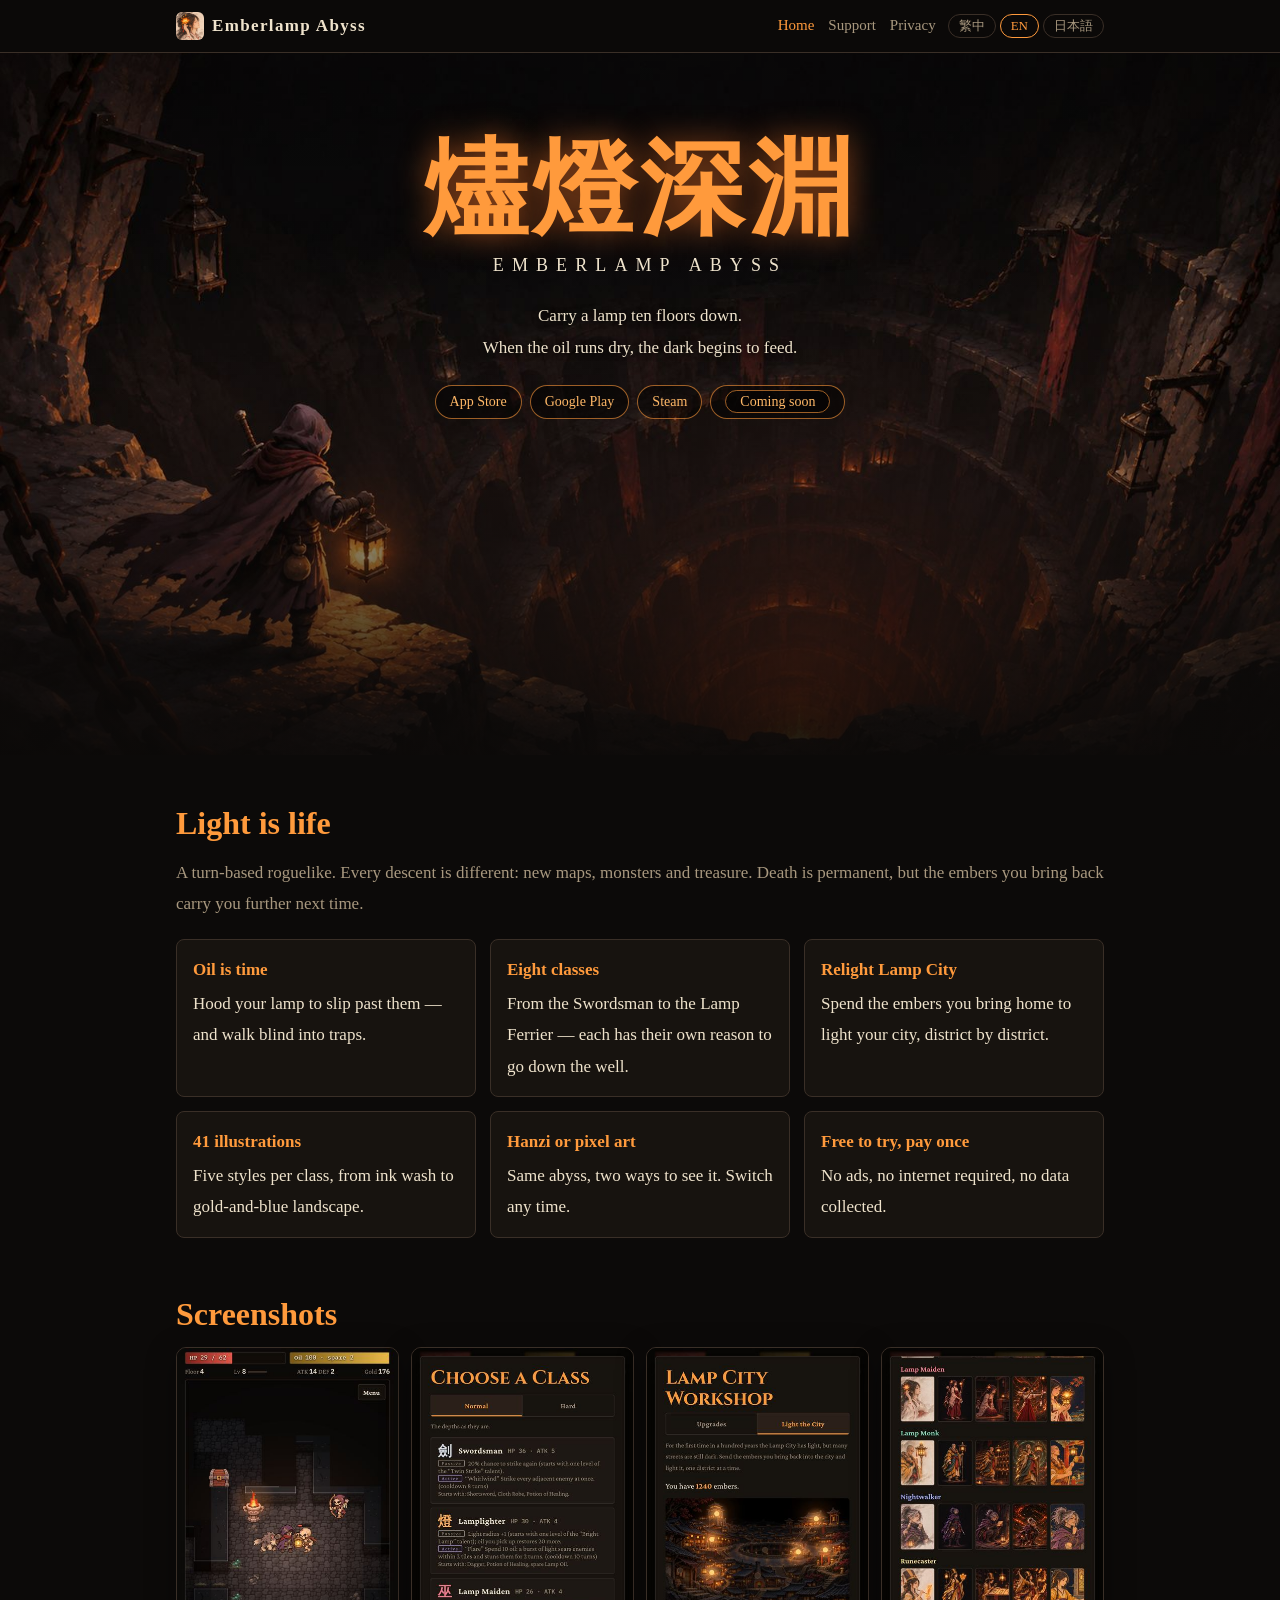
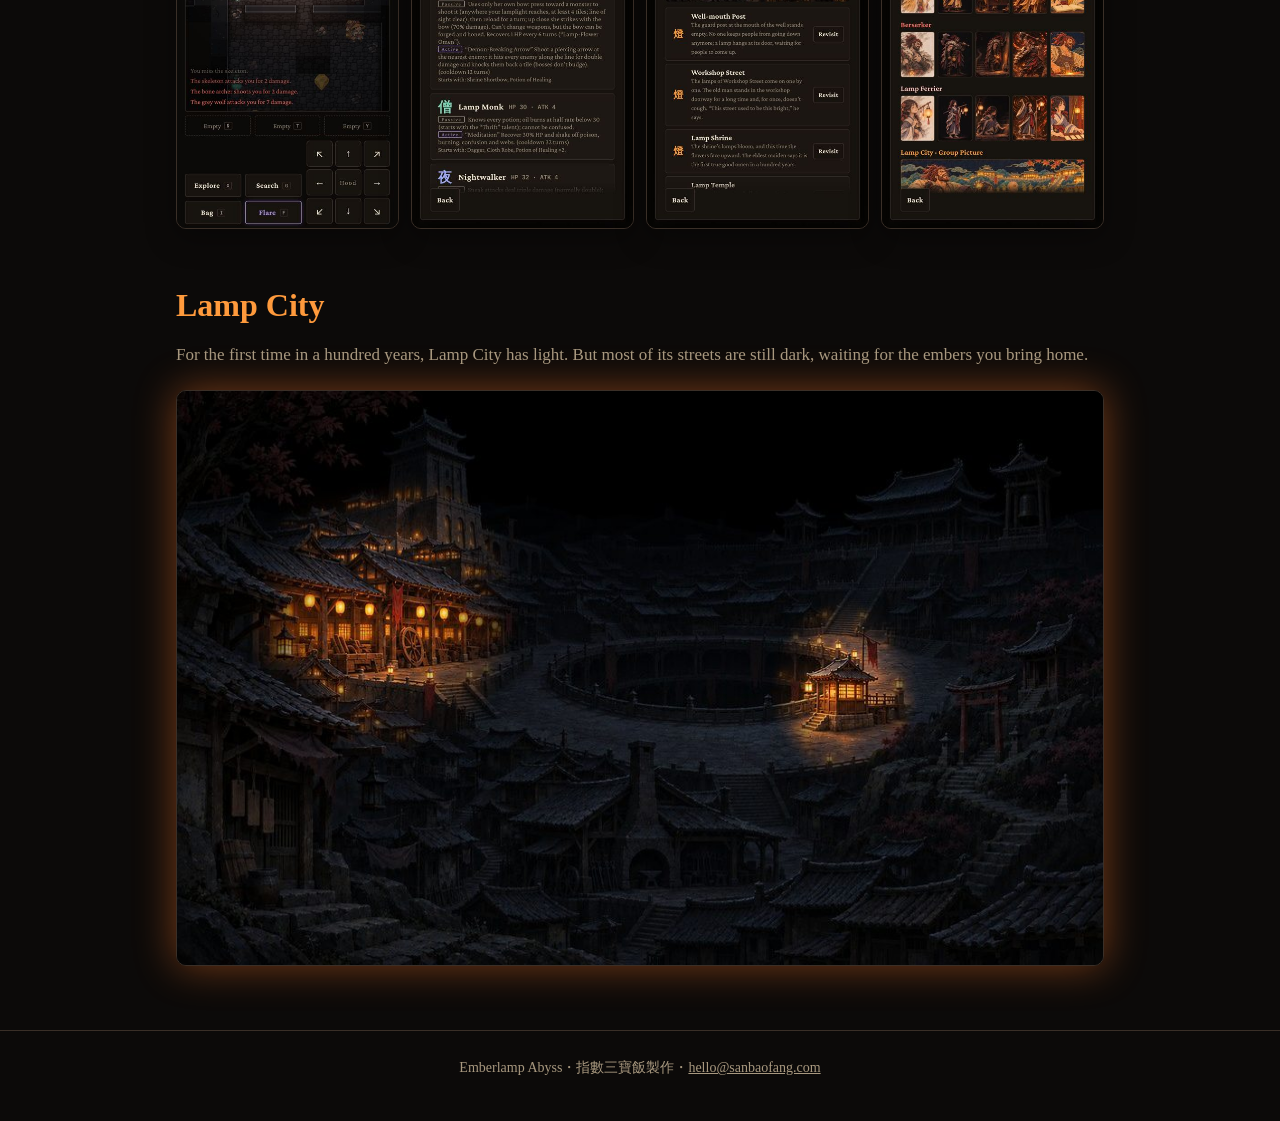
<file: index.html>
<!doctype html>
<html lang="zh-Hant" data-lang="zh-Hant">
<head>
<meta charset="utf-8">
<meta name="viewport" content="width=device-width,initial-scale=1,viewport-fit=cover">
<title>燼燈深淵 Emberlamp Abyss</title>
<meta name="title-zh-Hant" content="燼燈深淵 Emberlamp Abyss"><meta name="title-en" content="Emberlamp Abyss"><meta name="title-ja" content="燼燈深淵 Emberlamp Abyss">
<meta name="description" content="提一盞燈，走下十層地窟。燈油燒乾，黑暗就會進食。Carry a lamp ten floors down. When the oil runs dry, the dark feeds.">
<meta property="og:title" content="燼燈深淵 Emberlamp Abyss">
<meta property="og:description" content="提一盞燈，走下十層地窟。燈油燒乾，黑暗就會進食。Carry a lamp ten floors down. When the oil runs dry, the dark feeds.">
<meta property="og:image" content="https://ember.sanbaofang.com/img/og.jpg">
<meta property="og:type" content="website">
<meta name="twitter:card" content="summary_large_image">
<meta name="theme-color" content="#0c0a09">
<link rel="icon" href="img/favicon-32.png" sizes="32x32">
<link rel="apple-touch-icon" href="img/apple-touch-icon.png">
<link rel="stylesheet" href="style.css?v=3">
<script src="lang.js?v=3"></script>
</head>
<body>
<header class="top"><div class="wrap">
<a class="brand" href=""><img src="img/icon-192.png" alt=""><span data-l="zh-Hant">燼燈深淵</span><span data-l="en">Emberlamp Abyss</span><span data-l="ja">燼燈深淵</span></a>
<nav><a href="" aria-current="page"><span data-l="zh-Hant">首頁</span><span data-l="en">Home</span><span data-l="ja">ホーム</span></a><a href="support/"><span data-l="zh-Hant">技術支援</span><span data-l="en">Support</span><span data-l="ja">サポート</span></a><a href="privacy/"><span data-l="zh-Hant">隱私權政策</span><span data-l="en">Privacy</span><span data-l="ja">プライバシー</span></a></nav>
<div class="langs"><button type="button" data-set="zh-Hant">繁中</button><button type="button" data-set="en">EN</button><button type="button" data-set="ja">日本語</button></div>
</div></header>
<div class="hero"><img src="img/hero.jpg?v=5" alt="" width="1600" height="900"><div class="in">
<h1>燼燈深淵</h1><div class="en">EMBERLAMP ABYSS</div>
<p data-l="zh-Hant">提一盞燈，走下十層地窟。<br>燈油燒乾，黑暗就會開始進食。</p><p data-l="en">Carry a lamp ten floors down.<br>When the oil runs dry, the dark begins to feed.</p><p data-l="ja">灯をひとつ提げて、十層の地窟へ。<br>灯油が尽きれば、闇が喰らいはじめる。</p>
<div class="soon"><span>App Store</span><span>Google Play</span><span>Steam</span><span><span data-l="zh-Hant">即將推出</span><span data-l="en">Coming soon</span><span data-l="ja">近日公開</span></span></div>
</div></div>
<main class="wrap">
<section>
<h2><span data-l="zh-Hant">光，就是生命</span><span data-l="en">Light is life</span><span data-l="ja">光こそ命</span></h2>
<p class="lead" data-l="zh-Hant">回合制的地城探險。每一局的地圖、怪物、寶物都不一樣；死了就重來，但你帶回來的餘燼，會讓下一趟走得更遠。</p class="lead"><p class="lead" data-l="en">A turn-based roguelike. Every descent is different: new maps, monsters and treasure. Death is permanent, but the embers you bring back carry you further next time.</p class="lead"><p class="lead" data-l="ja">ターン制のローグライク。マップも怪物も宝も毎回ちがう。死ねば最初から——けれど持ち帰った残り火が、次の旅をもう少し深くしてくれる。</p class="lead">
<ul class="feats">
<li><div data-l="zh-Hant"><b>燈油就是時間</b>遮住燈可以躲過怪物，卻也看不見腳下的陷阱。</div><div data-l="en"><b>Oil is time</b>Hood your lamp to slip past them — and walk blind into traps.</div><div data-l="ja"><b>灯油は時間</b>灯を覆えば怪物の目を逃れられるが、足元の罠も見えなくなる。</div></li>
<li><div data-l="zh-Hant"><b>八種職業</b>劍士、提燈人、燈巫、燈僧、夜行者、符師、狂戰士、送燈人，每個人都有自己下井的理由。</div><div data-l="en"><b>Eight classes</b>From the Swordsman to the Lamp Ferrier — each has their own reason to go down the well.</div><div data-l="ja"><b>八つの職業</b>剣士から送り灯まで。誰にも、井戸へ下りる理由がある。</div></li>
<li><div data-l="zh-Hant"><b>點亮燈城</b>帶回來的餘燼，一區一區點亮你的家。</div><div data-l="en"><b>Relight Lamp City</b>Spend the embers you bring home to light your city, district by district.</div><div data-l="ja"><b>灯城に灯を</b>持ち帰った残り火で、街を一区ずつ灯していく。</div></li>
<li><div data-l="zh-Hant"><b>41 張插圖</b>每個職業五種畫風，從水墨到金碧山水。</div><div data-l="en"><b>41 illustrations</b>Five styles per class, from ink wash to gold-and-blue landscape.</div><div data-l="ja"><b>41 枚の挿絵</b>職業ごとに五つの画風。水墨から金碧山水まで。</div></li>
<li><div data-l="zh-Hant"><b>漢字或像素</b>同一座深淵，兩種看法，隨時切換。</div><div data-l="en"><b>Hanzi or pixel art</b>Same abyss, two ways to see it. Switch any time.</div><div data-l="ja"><b>漢字かドット絵か</b>同じ深淵を、ふたつの見え方で。</div></li>
<li><div data-l="zh-Hant"><b>免費試玩，一次買斷</b>沒有廣告、不用連網、不收集任何資料。</div><div data-l="en"><b>Free to try, pay once</b>No ads, no internet required, no data collected.</div><div data-l="ja"><b>無料で遊べて買い切り</b>広告なし、オフライン、データ収集なし。</div></li>
</ul>
</section>
<section>
<h2><span data-l="zh-Hant">畫面</span><span data-l="en">Screenshots</span><span data-l="ja">スクリーンショット</span></h2>
<div class="shots"><img data-l="zh-Hant" src="img/shot-zh-Hant-1-combat.jpg?v=5" alt="戰鬥" loading="lazy" width="440" height="956"><img data-l="zh-Hant" src="img/shot-zh-Hant-4-classes.jpg?v=5" alt="選職業" loading="lazy" width="440" height="956"><img data-l="zh-Hant" src="img/shot-zh-Hant-6-city.jpg?v=5" alt="點亮燈城" loading="lazy" width="440" height="956"><img data-l="zh-Hant" src="img/shot-zh-Hant-7-gallery.jpg?v=5" alt="畫廊" loading="lazy" width="440" height="956"><img data-l="en" src="img/shot-en-1-combat.jpg?v=5" alt="戰鬥" loading="lazy" width="440" height="956"><img data-l="en" src="img/shot-en-4-classes.jpg?v=5" alt="選職業" loading="lazy" width="440" height="956"><img data-l="en" src="img/shot-en-6-city.jpg?v=5" alt="點亮燈城" loading="lazy" width="440" height="956"><img data-l="en" src="img/shot-en-7-gallery.jpg?v=5" alt="畫廊" loading="lazy" width="440" height="956"><img data-l="ja" src="img/shot-ja-1-combat.jpg?v=5" alt="戰鬥" loading="lazy" width="440" height="956"><img data-l="ja" src="img/shot-ja-4-classes.jpg?v=5" alt="選職業" loading="lazy" width="440" height="956"><img data-l="ja" src="img/shot-ja-6-city.jpg?v=5" alt="點亮燈城" loading="lazy" width="440" height="956"><img data-l="ja" src="img/shot-ja-7-gallery.jpg?v=5" alt="畫廊" loading="lazy" width="440" height="956"></div>
<p class="swipe"><span data-l="zh-Hant">← 左右滑動看更多 →</span><span data-l="en">← Swipe for more →</span><span data-l="ja">← 左右にスワイプ →</span></p>
</section>
<section>
<h2><span data-l="zh-Hant">燈城</span><span data-l="en">Lamp City</span><span data-l="ja">灯城</span></h2>
<p class="lead" data-l="zh-Hant">百年來第一次，燈城有了光。可是大部分的街巷還是暗的，等著你帶回餘燼，一區一區點亮。</p class="lead"><p class="lead" data-l="en">For the first time in a hundred years, Lamp City has light. But most of its streets are still dark, waiting for the embers you bring home.</p class="lead"><p class="lead" data-l="ja">百年ぶりに、灯城に光が戻った。けれど通りの多くはまだ暗く、あなたが持ち帰る残り火を待っている。</p class="lead">
<figure><img class="wide" src="img/city.jpg?v=5" alt="" loading="lazy" width="1024" height="576"></figure>
</section>
</main>
<footer><div class="wrap"><span data-l="zh-Hant">燼燈深淵</span><span data-l="en">Emberlamp Abyss</span><span data-l="ja">燼燈深淵</span>・指數三寶飯製作・<a href="mailto:hello@sanbaofang.com">hello@sanbaofang.com</a></div></footer>
</body>
</html>
</file>
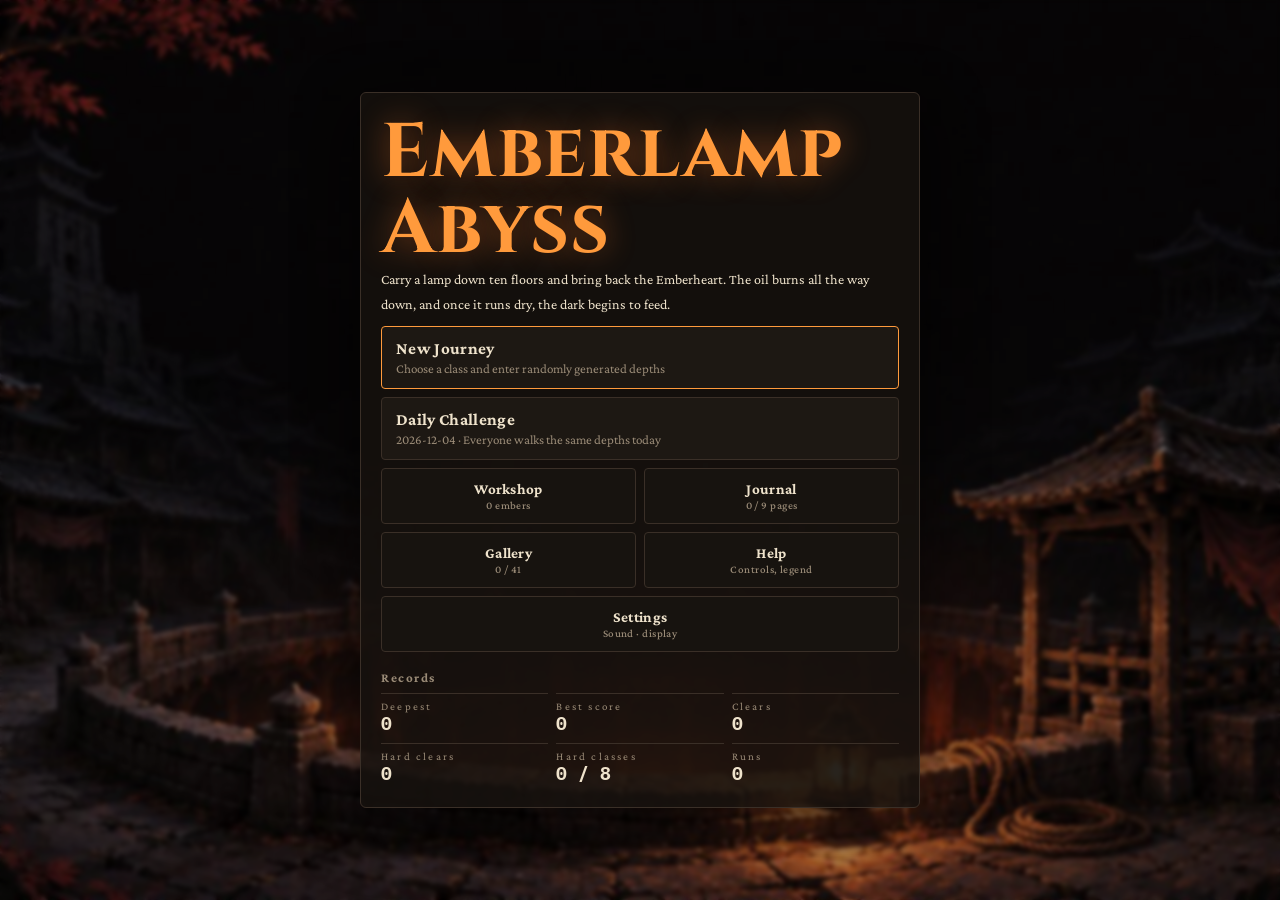
<file: play-f581c8d02c/index.html>
<!doctype html>
<html lang="zh-Hant">
<head>
<meta charset="utf-8">
<meta name="viewport" content="width=device-width,initial-scale=1,viewport-fit=cover,user-scalable=no">
<meta name="robots" content="noindex,nofollow">
<meta name="apple-mobile-web-app-capable" content="yes">
<meta name="mobile-web-app-capable" content="yes">
<meta name="apple-mobile-web-app-status-bar-style" content="black-translucent">
<meta name="apple-mobile-web-app-title" content="燼燈深淵">
<meta name="theme-color" content="#0c0a09">
<link rel="manifest" href="manifest.webmanifest">
<link rel="apple-touch-icon" href="icon-180.png">
<script>window.EMBER_WEBLOCK=1</script>
<script>(function(){var w=Math.min(screen.width,screen.height);if(w>=600){var m=document.querySelector('meta[name=viewport]');m.content='width='+Math.round(screen.width/Math.max(1.4,w/520))+',viewport-fit=cover,user-scalable=no'}})()</script>
<style>:root{padding-top:env(safe-area-inset-top,0px);padding-bottom:env(safe-area-inset-bottom,0px);color-scheme:dark}html,body{margin:0;background:#0c0a09}body{font:14px system-ui,sans-serif}img{max-width:100%}[hidden]{display:none!important}</style>
</head>
<body>
<title>燼燈深淵</title>
<meta name="claude:viewport-fit-sides" content="cover">
<link rel="preconnect" href="https://fonts.googleapis.com">
<link rel="preconnect" href="https://fonts.gstatic.com" crossorigin>
<link rel="stylesheet" href="https://fonts.googleapis.com/css2?family=Noto+Serif+TC:wght@500;700;900&family=LXGW+WenKai+TC:wght@700&family=Noto+Serif+SC:wght@500;700;900&family=Ma+Shan+Zheng&family=Noto+Serif+JP:wght@500;700;900&family=Shippori+Mincho+B1:wght@800&family=Cinzel:wght@600;700&family=Crimson+Pro:wght@400;600;700&family=IBM+Plex+Mono:wght@500;600&display=swap">
<style>
/* Layout: one-screen app. HUD strip on top, lantern-lit dungeon canvas in the middle, thumb controls at the bottom. Single committed dark look (a lamp in a cellar). */
:root{
  --void:#0c0a09;      /* unlit stone */
  --stone:#17130f;     /* panels */
  --ash:#3a2f27;       /* borders */
  --bone:#efe3cc;      /* text */
  --dim:#9a8b77;       /* secondary text */
  --ember:#ff9a3c;     /* accent: lamp flame */
  --blood:#e0584a;     /* life / danger */
  --oil:#e9b949;       /* lamp oil */
  --jade:#6cc2a6;      /* good effects */
  --violet:#b294e6;    /* magic */
  --f-display:"LXGW WenKai TC","Noto Serif TC","Songti TC",serif;
  --f-body:"Noto Serif TC","Songti TC","PMingLiU","Noto Serif CJK TC",serif;
  --f-mono:"IBM Plex Mono",ui-monospace,"SFMono-Regular",Menlo,monospace;
  color-scheme:dark;
}
html,body{height:100%}
body{background:var(--void);color:var(--bone);font-family:var(--f-body);overflow:hidden;touch-action:manipulation;-webkit-user-select:none;user-select:none;-webkit-tap-highlight-color:transparent}
button{font:inherit;color:inherit}
#app{height:100%;display:flex;flex-direction:column;gap:8px;padding-left:max(16px,env(safe-area-inset-left,0px));padding-right:max(16px,env(safe-area-inset-right,0px));padding-block:8px;box-sizing:border-box;max-width:1100px;margin:0 auto}

/* HUD */
.hud{display:grid;grid-template-columns:minmax(0,1fr) auto;gap:6px 14px;align-items:center}
.bars{display:grid;grid-template-columns:1fr 1fr;gap:8px;min-width:0}
.bar{position:relative;height:22px;border:1px solid var(--ash);border-radius:3px;background:#0f0c0a;overflow:hidden}
.bar i{position:absolute;inset:0 auto 0 0;width:50%;transition:width .25s ease}
.bar.hp i{background:linear-gradient(90deg,#7d211b,var(--blood))}
.bar.oil i{background:linear-gradient(90deg,#7a5a17,var(--oil))}
.bar span{position:relative;display:block;padding:0 8px;line-height:20px;font-size:12px;font-family:var(--f-mono);font-variant-numeric:tabular-nums;letter-spacing:.02em;text-shadow:0 1px 2px #000;white-space:nowrap}
.bar span b{font-family:var(--f-body);font-weight:700;margin-right:6px}
.chips{display:flex;gap:10px;align-items:baseline;font-size:13px;color:var(--dim);white-space:nowrap}
.chips strong{color:var(--bone);font-family:var(--f-mono);font-weight:600;font-variant-numeric:tabular-nums}
.chips .lv{display:inline-flex;align-items:baseline;gap:4px}
.xp{display:inline-block;width:38px;height:3px;background:var(--ash);vertical-align:middle;position:relative;top:-2px}
.xp i{display:block;height:100%;background:var(--violet)}
.status{position:absolute;top:8px;left:8px;z-index:3;display:flex;flex-direction:column;align-items:flex-start;gap:4px;pointer-events:none;max-height:calc(100% - 16px);overflow:hidden}   /* 狀態疊在地圖框左上角、上下排列，不佔版面 */
.status .st{background:rgba(10,8,7,.72)}
.stage.boss .status{top:50px}   /* 頭目血條在左上角時往下讓 */
.st{font-size:11px;padding:1px 7px;border-radius:2px;border:1px solid currentColor;letter-spacing:.06em;font-family:var(--f-body)}

/* Stage */
.stage{position:relative;flex:1;min-height:0;border:1px solid var(--ash);border-radius:4px;overflow:hidden;background:var(--void)}
#cv{display:block;width:100%;height:100%;touch-action:none}
.log.quiet p:not(:last-child){display:none}.log.quiet p:last-child{opacity:.72!important}
.log{position:absolute;left:10px;right:10px;bottom:8px;display:flex;flex-direction:column;gap:2px;font-size:13px;line-height:1.45;pointer-events:none;cursor:pointer}.log.quiet{pointer-events:auto}   /* 有新訊息的那幾秒點擊穿透到地圖；收成一行後才可以點來看完整紀錄 */
.log p{margin:0;text-shadow:0 1px 3px #000,0 0 8px #000;max-width:46em}
.banner{position:absolute;left:0;right:0;top:22%;text-align:center;pointer-events:none;opacity:0;transition:opacity .6s ease}
.banner.on{opacity:1}
.banner .n{font-family:var(--f-display);font-weight:700;font-size:clamp(40px,9vw,72px);color:var(--ember);text-shadow:0 0 24px rgba(255,120,40,.55);line-height:1.1}
.banner .s{font-size:13px;letter-spacing:.4em;color:var(--dim);margin-top:6px}
.topbtn{position:absolute;top:8px;right:8px;display:flex;gap:6px}

/* Controls */
.ctl{display:grid;grid-template-columns:minmax(0,1fr) auto;gap:10px;align-items:end}
.acts{display:grid;grid-template-columns:1fr 1fr;gap:8px}.acts .btn{white-space:nowrap}
.btn{appearance:none;border:1px solid var(--ash);background:var(--stone);border-radius:4px;padding:10px 12px;font-size:15px;font-weight:700;letter-spacing:.12em;cursor:pointer;display:flex;align-items:center;justify-content:center;gap:8px;min-height:46px;transition:background .12s,border-color .12s,transform .06s}
.btn:hover{border-color:#5a4838}
.btn:active{transform:translateY(1px);background:#211a15}
.btn:focus-visible{outline:2px solid var(--ember);outline-offset:2px}
.btn.atk{border-color:var(--ember);color:var(--ember);box-shadow:0 0 12px rgba(255,154,60,.22)}
.btn.hot{border-color:var(--ember);color:var(--ember);box-shadow:0 0 0 1px rgba(255,154,60,.25) inset,0 0 14px rgba(255,154,60,.18)}
.btn.small{min-height:32px;padding:4px 10px;font-size:13px;letter-spacing:.08em;background:rgba(23,19,15,.85)}
.btn[disabled]{opacity:.4;cursor:not-allowed}
kbd{font-family:var(--f-mono);font-size:10px;color:var(--dim);border:1px solid var(--ash);border-radius:2px;padding:0 4px;font-weight:500;letter-spacing:0}
.pad{display:grid;grid-template-columns:repeat(3,52px);grid-template-rows:repeat(3,52px);gap:5px}
.pad button{appearance:none;border:1px solid var(--ash);background:var(--stone);border-radius:6px;font-size:20px;color:var(--bone);cursor:pointer;touch-action:none}
.pad button:active,.pad button.down{background:#2a2019;border-color:var(--ember);color:var(--ember)}
.pad .c{font-size:13px;color:var(--dim);letter-spacing:.1em}
.btn.ready{border-color:var(--violet);color:var(--violet);box-shadow:0 0 12px rgba(178,148,230,.18)}
.btn.cool{color:var(--dim)}
.hoodb{display:none;grid-column:1/-1}
.galrow{margin:14px 0 4px}.galrow>b{display:block;margin-bottom:6px;font-size:15px}.galtiles{display:grid;grid-template-columns:repeat(5,1fr);gap:6px}.galtiles.all{grid-template-columns:1fr}.galtiles.seas{grid-template-columns:repeat(4,1fr)}.galt.ts{aspect-ratio:9/16}.galt.ts span small{font-size:11px;color:var(--dim)}.galt.tall{aspect-ratio:16/9}.galt{appearance:none;padding:0;border:1px solid var(--ash);border-radius:4px;background:#0f0b09;overflow:hidden;cursor:pointer;display:flex;align-items:center;justify-content:center}.galt{aspect-ratio:3/4}.galt.t1 img,.galt.t3 img{object-position:50% 30%}.galt img{width:100%;height:100%;object-fit:cover;display:block}.galt.lock{cursor:default}.galt{position:relative}.galt .ghost{position:absolute;inset:0;width:100%;height:100%;object-fit:cover;filter:brightness(.36) blur(5px) saturate(.5);transform:scale(1.12)}.galt.lock span{position:relative;z-index:1;text-shadow:0 1px 3px #000}html[lang^=zh] .galt.lock span{white-space:nowrap;padding:4px 0;letter-spacing:0}html[lang=ja] .galt.lock span{padding:4px 2px;letter-spacing:0;line-height:1.35}@media (max-width:370px){.galt.lock span{font-size:9.5px!important}}html[lang=en] .galt.lock span{font-size:10px;padding:4px 3px;line-height:1.35}.galt.gpaid{cursor:pointer;opacity:.75}.galt.gpaid .fbadge{margin:0;white-space:nowrap;font-size:9px;padding:1px 3px;letter-spacing:0;max-width:100%;overflow:hidden;text-overflow:ellipsis;box-sizing:border-box}html[lang=en] .galt.gpaid .fbadge{font-size:8px;padding:1px 2px;letter-spacing:-.02em}.galt.lock span{font-size:11px;color:var(--dim);padding:6px;text-align:center;line-height:1.5}.galview img{display:block;max-width:100%;max-height:70vh;margin:0 auto;border-radius:4px}a.btn{text-decoration:none;color:var(--bone)}
.choice.paid{cursor:pointer}.fbadge{margin-left:8px;font-size:11px;font-weight:700;letter-spacing:.08em;padding:1px 8px;border:1px solid var(--ember);border-radius:999px;color:var(--ember);vertical-align:3px}.fthumbs{display:grid;grid-template-columns:repeat(3,1fr);gap:6px;margin:4px 0 10px}@media (min-width:600px){.fthumbs{grid-template-columns:repeat(6,1fr)}.fthumbs figcaption{font-size:11px;letter-spacing:.04em}}.fthumbs figure{position:relative;margin:0;aspect-ratio:1;border:1px solid var(--ash);border-radius:4px;overflow:hidden;background:#0f0b09}.fthumbs img{width:100%;height:100%;object-fit:cover;display:block}.fthumbs figcaption{position:absolute;left:0;right:0;bottom:0;padding:10px 6px 4px;font-size:12px;letter-spacing:.1em;text-align:center;color:var(--bone);background:linear-gradient(to bottom,transparent,rgba(0,0,0,.75))}
.bkbox{width:100%;box-sizing:border-box;margin:0 0 8px;padding:8px 10px;border:1px solid var(--ash);border-radius:4px;background:#0f0c0a;color:var(--bone);font:12px/1.5 var(--f-mono);word-break:break-all;resize:vertical;-webkit-user-select:text;user-select:text}
.fulll{margin:8px 0 0 1.2em;padding:0;line-height:1.9;color:var(--dim)}
#bHood{display:none}
.pad button.shoot{border-color:var(--ember);color:var(--ember);background:rgba(255,154,60,.12)}
.pad .c.hot{border-color:var(--ember);color:var(--ember);background:rgba(255,154,60,.12)}
.stickz{display:none;position:relative;align-self:stretch;min-width:150px;min-height:150px;border:1px dashed var(--ash);border-radius:8px;touch-action:none;user-select:none;-webkit-user-select:none}
.stickz .shint{position:absolute;inset:auto 0 8px 0;text-align:center;font-size:11px;color:var(--dim);letter-spacing:.08em;pointer-events:none}
.stickz .ring{position:absolute;width:104px;height:104px;margin:-52px 0 0 -52px;border-radius:50%;border:2px solid var(--ash);background:rgba(20,15,12,.55);display:none;pointer-events:none}
.stickz .ring i{position:absolute;inset:0;border-radius:50%}
.stickz .ring b{position:absolute;left:50%;top:50%;width:44px;height:44px;margin:-22px 0 0 -22px;border-radius:50%;background:var(--stone);border:2px solid var(--ember);box-shadow:0 0 12px rgba(255,154,60,.35)}
.stickz.on .ring{display:block}.stickz.on .shint{display:none}
body.stick .pad{display:none}body.stick .stickz{display:block}body.stick .hoodb{display:flex}
.quick{grid-column:1/-1;display:grid;grid-template-columns:repeat(2,minmax(0,1fr));gap:8px}
.qs{white-space:nowrap;overflow:hidden}
.qs{appearance:none;border:1px dashed var(--ash);background:transparent;border-radius:4px;min-height:40px;padding:4px 8px;display:flex;align-items:center;justify-content:center;gap:6px;font-size:13px;color:var(--dim);cursor:pointer}
.qs.set{border-style:solid;background:var(--stone);color:var(--bone)}
.qs.empty0{opacity:.45}
.qs b{font-weight:900;font-size:18px}
.qs:focus-visible{outline:2px solid var(--ember);outline-offset:2px}
@media (hover:none),(pointer:coarse){.topbtn kbd,.qs kbd{display:none}}
.qs .qe{margin-left:6px;font-size:12px;opacity:.7}.qcell .qn{font-size:11px;color:var(--dim);white-space:nowrap}
.topbtn kbd{margin-left:4px}
html[lang=en] .btn,html[lang=en] .tab,html[lang=en] .tog,html[lang=en] .choice b{letter-spacing:.02em}
html[lang=en] .sheet h3{letter-spacing:.12em}
html[lang=en] .title .en{display:none}
html[lang=en] .title h1{font-size:clamp(40px,10.5vw,76px);letter-spacing:.01em}
.hint{display:none;font-size:12px;color:var(--dim);line-height:1.6}

/* 手機、平板：三欄。左：探索、行囊｜中：方向鍵或圓形搖桿｜右：搜索、技能。四顆按鈕的高度拉齊中間 */
@media (hover:none),(pointer:coarse){
  
  .ctl,body.stick .ctl{grid-template-columns:minmax(0,1fr) auto minmax(0,1fr);grid-template-areas:"q q q" "l1 mid r1" "l2 mid r2";align-items:stretch;gap:8px}
  .quick{grid-area:q;display:flex;justify-content:space-between}   /* 快捷1 靠左、快捷2 靠右，搖桿正上方留空 */
  #quick .qs{width:36%;max-width:150px;min-height:44px;padding:4px 6px;font-size:13px;gap:4px;text-overflow:ellipsis}#quick .qs b{font-size:16px}
  .acts{display:contents}
  #bAct{grid-area:l1;justify-self:start}#bSkill{grid-area:l2;justify-self:start}#bExplore{grid-area:r1;justify-self:end}#bInv{grid-area:r2;justify-self:end}
  body.lefty #bExplore{grid-area:l1;justify-self:start}body.lefty #bInv{grid-area:l2;justify-self:start}body.lefty #bAct{grid-area:r1;justify-self:end}body.lefty #bSkill{grid-area:r2;justify-self:end}   /* 預設：搜索、特技在左；左撇子：搜索、特技在右 */
  .acts .btn{width:min(74px,100%);height:min(68px,100%);align-self:center;min-height:0;min-width:0;padding:6px 3px;font-size:16px;letter-spacing:.06em;white-space:normal;text-align:center;line-height:1.25;overflow-wrap:anywhere;overflow:hidden}
  html[lang=en] .acts .btn{font-size:12px;letter-spacing:0;overflow-wrap:normal;hyphens:auto;-webkit-hyphens:auto}
  @media (max-width:380px){html[lang=en] .acts .btn{font-size:11px}}
  .acts kbd,.hoodb,body.stick .hoodb{display:none}
  .pad,.stickz{grid-area:mid}
  .pad{grid-template-columns:repeat(3,var(--padc));grid-template-rows:repeat(3,var(--padc))}
  .stickz,body.stick .stickz{width:calc(var(--padc)*3 + 10px);height:calc(var(--padc)*3 + 10px);min-width:0;min-height:0;border:0;align-self:center}
}
/* 圓形搖桿：固定顯示；從圓心往外拖就走，八個方向；輕點圓心＝遮燈 */
.stickz .ring{display:block;box-sizing:border-box;left:50%;top:50%;width:100%;height:100%;margin:0;transform:translate(-50%,-50%);background:radial-gradient(circle,rgba(36,28,22,.9) 0 52%,rgba(20,15,12,.85) 53%)}
:root{--padc:52px}
@media (max-width:380px){:root{--padc:46px}}
.stickz .ring .tk{position:absolute;inset:auto;left:50%;top:50%;width:0;height:0;border-left:6px solid transparent;border-right:6px solid transparent;border-bottom:9px solid var(--ash);margin:-4px 0 0 -6px;border-radius:0}
.stickz .ring .tk:nth-child(1){transform:rotate(0deg) translateY(calc(var(--padc,52px) * -1.32))}.stickz .ring .tk:nth-child(2){transform:rotate(45deg) translateY(calc(var(--padc,52px) * -1.32))}
.stickz .ring .tk:nth-child(3){transform:rotate(90deg) translateY(calc(var(--padc,52px) * -1.32))}.stickz .ring .tk:nth-child(4){transform:rotate(135deg) translateY(calc(var(--padc,52px) * -1.32))}
.stickz .ring .tk:nth-child(5){transform:rotate(180deg) translateY(calc(var(--padc,52px) * -1.32))}.stickz .ring .tk:nth-child(6){transform:rotate(225deg) translateY(calc(var(--padc,52px) * -1.32))}
.stickz .ring .tk:nth-child(7){transform:rotate(270deg) translateY(calc(var(--padc,52px) * -1.32))}.stickz .ring .tk:nth-child(8){transform:rotate(315deg) translateY(calc(var(--padc,52px) * -1.32))}
.stickz .ring .tk.on{border-bottom-color:var(--ember)}
.stickz .ring b{width:60px;height:60px;margin:-30px 0 0 -30px;display:flex;align-items:center;justify-content:center;font-size:12px;color:var(--dim);letter-spacing:0;white-space:nowrap;transition:transform .06s}
html[lang=ja] .stickz .ring b,html[lang=en] .stickz .ring b{font-size:10px}
.stickz .ring b.hot{color:var(--ember)}
.stickz.on .ring b{border-color:var(--ember)}
@media (hover:hover) and (pointer:fine){
  .pad{display:none}
  .ctl{grid-template-columns:auto minmax(0,1fr)}
  .acts{grid-template-columns:repeat(5,auto)}
  .hoodb,body.stick .hoodb{display:flex;grid-column:auto}.stickz,body.stick .stickz{display:none}
  .quick{grid-template-columns:repeat(2,minmax(0,220px))}
  .hint{display:block;text-align:right}
}
@media (max-width:760px){ .hint{display:none!important} }
@media (hover:hover) and (pointer:fine) and (max-width:760px){ .ctl{grid-template-columns:minmax(0,1fr)} .acts{grid-template-columns:repeat(5,minmax(0,1fr))} .acts .btn{padding:6px 4px;letter-spacing:.04em;white-space:normal;line-height:1.2;text-align:center;min-width:0} html[lang=en] .acts .btn{font-size:13px;letter-spacing:0;hyphens:auto;-webkit-hyphens:auto} }
@media (hover:hover) and (pointer:fine) and (max-width:440px){ .acts .btn kbd{display:none} }
@media (max-width:380px){ .pad{grid-template-columns:repeat(3,46px);grid-template-rows:repeat(3,46px)} .btn{font-size:14px;letter-spacing:.06em;padding:8px} }
@media (max-width:560px){ .hud{grid-template-columns:1fr} .chips{justify-content:space-between} }

/* Modal */
.modal{position:fixed;inset:0;background:rgba(6,5,4,.78);display:flex;align-items:center;justify-content:center;z-index:20;padding-left:max(16px,env(safe-area-inset-left,0px));padding-right:max(16px,env(safe-area-inset-right,0px));padding-block:max(16px,env(safe-area-inset-top,0px)) max(16px,env(safe-area-inset-bottom,0px));backdrop-filter:blur(2px)}
.sheet .stickyb{position:sticky;bottom:-22px;margin:14px -20px -22px!important;padding:12px 20px 16px;background:linear-gradient(to bottom,rgba(0,0,0,0),var(--stone) 30%);z-index:2}
/* 標題畫面背景：出發前夜的井口廣場（art/events/title.jpg），選單面板半透明 */
#tbg{display:none;position:fixed;inset:0;z-index:19;background:#0c0a09 center 62%/cover no-repeat}body.ontitle #tbg{display:block}
body.ontitle .modal{background:rgba(6,5,4,.28)}body.ontitle .sheet{background:rgba(23,19,15,.84);-webkit-backdrop-filter:blur(3px);backdrop-filter:blur(3px)}
@media (max-width:760px){body.ontitle #tbg{bottom:auto;height:32%;background-position:52% 78%;background-size:cover}body.ontitle #tbg::after{content:'';position:absolute;left:0;right:0;bottom:0;height:40%;background:linear-gradient(transparent,#0c0a09)}body.ontitle{background:#0c0a09}body.ontitle .modal{align-items:flex-end;background:transparent}body.ontitle .sheet{background:rgba(23,19,15,.8)}body.ontitle.tmenu .sheet{max-height:76%}body.ontitle .sheet h1{font-size:clamp(40px,12vw,56px)}}   /* 手機：標題選單本身只佔下方約 76%，上方露出井口廣場；子畫面（選職業、工坊、購買頁…）恢復一般高度 */
body.ontitle #app{visibility:hidden}   /* 標題與子畫面的半透明底下不要透出操作鈕 */
.sheet{width:min(560px,100%);max-height:100%;overflow:auto;background:var(--stone);border:1px solid var(--ash);border-radius:6px;padding:22px 20px;box-sizing:border-box;box-shadow:0 20px 60px rgba(0,0,0,.6)}
.sheet h2{font-family:var(--f-display);font-weight:700;font-size:38px;margin:0 0 4px;color:var(--ember);line-height:1.1;text-wrap:balance}
.sheet h3{font-size:13px;letter-spacing:.3em;color:var(--dim);margin:18px 0 8px;font-weight:700}
.sheet p{line-height:1.75;margin:0 0 10px;color:var(--bone);max-width:36em}
.sheet .muted{color:var(--dim);font-size:13px}
.row{display:flex;gap:8px;flex-wrap:wrap}
.stack{display:grid;gap:8px}
.choice{appearance:none;text-align:left;border:1px solid var(--ash);background:#1d1813;border-radius:4px;padding:12px 14px;cursor:pointer;display:grid;gap:3px}
.choice:hover,.choice:focus-visible{border-color:var(--ember);outline:none}
.choice b{font-size:17px;letter-spacing:.1em}
.choice span{font-size:13px;color:var(--dim)}
.inv{display:grid;gap:6px}
.it{display:grid;grid-template-columns:30px minmax(0,1fr) auto;gap:10px;align-items:center;padding:8px 10px;border:1px solid var(--ash);border-radius:4px;background:#1b1612}
.it .g{font-weight:900;font-size:20px;text-align:center}
.it .t{min-width:0}
.it .t b{display:block;font-size:15px}
.it .t span{display:block;font-size:12px;color:var(--dim);line-height:1.5}
.it .a{display:flex;gap:6px}.legend .mview{margin-left:6px;padding:1px 8px;min-height:0;font-size:11px;vertical-align:baseline}
.equip{display:grid;grid-template-columns:1fr 1fr;gap:8px;font-size:13px}
.equip div{border:1px solid var(--ash);border-radius:4px;padding:8px 10px;background:#1b1612}
.equip small{display:block;color:var(--dim);letter-spacing:.2em;font-size:11px}
.stats{display:grid;grid-template-columns:repeat(3,1fr);gap:8px;margin:14px 0}
.stats div{border-top:1px solid var(--ash);padding-top:6px}
.stats small{display:block;color:var(--dim);font-size:11px;letter-spacing:.2em}
.stats.recs{margin:8px 0 0}.stats.recs strong{font-size:18px}.stats .u{display:inline;margin-left:3px;font-size:11px;letter-spacing:0;color:var(--dim)}
.stats strong{font-family:var(--f-mono);font-size:20px;font-variant-numeric:tabular-nums}
.legend{display:grid;grid-template-columns:repeat(auto-fill,minmax(150px,1fr));gap:6px 12px;font-size:13px;color:var(--dim)}
.choice b em{font-style:normal;font-weight:500;font-size:12px;color:var(--dim);margin-left:10px;font-family:var(--f-mono);letter-spacing:0}
.choice.locked{opacity:.5;cursor:not-allowed}.choice.locked>span{font-style:italic}
.ascrow{display:flex;align-items:center;gap:10px;margin:8px 0 4px}.ascrow b{min-width:7em;text-align:center;color:var(--ember)}
.ascl{margin:4px 0 8px;padding-left:1.4em;font-size:12px;line-height:1.6;color:var(--muted,#a89a86)}
.gp-focus{outline:3px solid var(--ember)!important;outline-offset:2px;box-shadow:0 0 14px rgba(255,140,50,.45)!important}
#vig{position:fixed;inset:0;z-index:40;background:#000;opacity:0;transition:opacity .25s;display:flex;align-items:flex-end;justify-content:center;cursor:pointer}
#vig.on{opacity:1}#vig img{position:absolute;inset:0;width:100%;height:100%;object-fit:cover;opacity:0;transition:opacity .35s;z-index:1}#vig img.ready{opacity:1}
/* 劇情圖、畫廊圖第一次出現：滿版，鏡頭先對準視覺重點，再慢慢移動／拉遠／推近（每張的鏡頭在 VCAM） */
#vig .vstage{position:absolute;left:0;top:0;transform-origin:0 0;will-change:transform;z-index:1}#vig .vstage img{max-width:none;max-height:none;object-fit:fill}#vig .vfx{position:absolute;inset:0;width:100%;height:100%;pointer-events:none;z-index:2}
#vig img.vbg{z-index:0;filter:blur(22px) brightness(.4);transform:scale(1.12);opacity:0}#vig.fitbg img.vbg.ready{opacity:1}
/* 插圖整張顯示不裁切（手機直放、寬螢幕都一樣）；空出來的地方用同一張圖模糊放大墊底 */
#vig .vcap,#vig .vhint{z-index:2}#vig .vsave{position:absolute;right:max(16px,env(safe-area-inset-right,0px));top:max(16px,env(safe-area-inset-top,0px));z-index:3;opacity:0;pointer-events:none;transition:opacity .5s;text-decoration:none;background:rgba(10,8,7,.6)}#vig.done .vsave{opacity:1;pointer-events:auto}
#vig .vload{position:absolute;left:50%;top:45%;width:14px;height:14px;margin:-7px;border-radius:50%;background:#ff9a3c;box-shadow:0 0 18px 6px rgba(255,140,50,.6);animation:vload 1s ease-in-out infinite}
#vig.loaded .vload{display:none}
@keyframes vload{0%,100%{transform:scale(.6);opacity:.5}50%{transform:scale(1);opacity:1}}
#vig .vcap small{display:block;text-wrap:balance;margin-top:6px;font-family:var(--f-body);font-size:clamp(13px,3.6vw,18px);color:#f3e6d0;text-shadow:0 1px 3px #000}
#vig .vcap{position:relative;text-align:center;margin-bottom:max(48px,env(safe-area-inset-bottom,0px));padding:10px 26px;font-family:var(--f-display);font-size:clamp(22px,6vw,40px);color:#ffb867;text-shadow:0 0 18px rgba(255,120,40,.7),0 2px 4px #000;background:linear-gradient(90deg,transparent,rgba(0,0,0,.6),transparent)}
#vig .vhint{position:absolute;left:0;right:0;bottom:max(14px,env(safe-area-inset-bottom,0px));text-align:center;font-size:13px;letter-spacing:.2em;color:#d9c7a8;text-shadow:0 1px 3px #000;animation:vhint 1.6s ease-in-out infinite}
@keyframes vhint{0%,100%{opacity:.25}50%{opacity:.9}}
@media (prefers-reduced-motion:reduce){#vig{transition:none}#vig .vhint{animation:none;opacity:.7}#vig img.vbg{transition:none}}
.unlock{color:var(--ember);font-weight:700;margin:10px 0 0}
.choice b .cg.cgimg{display:inline-block;width:52px;height:52px;margin:0 10px 2px -4px;vertical-align:middle}.choice b .cg.cgimg img{width:100%;height:100%;object-fit:contain;image-rendering:pixelated}.choice.locked .cg.cgimg img{filter:grayscale(1) brightness(.6)}
.choice b .cg{font-weight:900;margin-right:12px;font-size:28px;line-height:1;vertical-align:-4px;color:inherit}
.choice b{display:flex;align-items:center;flex-wrap:wrap;row-gap:2px}
.menu{display:grid;gap:8px;margin:14px 0 4px}
.menu .wide{width:100%;min-height:50px;font-size:17px}
.btn.sub{flex-direction:column;gap:2px;padding:8px 6px;min-height:56px}
.btn.sub small{font-size:11px;font-weight:500;letter-spacing:.04em;color:var(--dim)}
.pair{display:grid;grid-template-columns:1fr 1fr;gap:8px}
.trio{display:grid;grid-template-columns:repeat(3,1fr);gap:8px}
.quad{display:grid;grid-template-columns:repeat(4,1fr);gap:8px}.quad .btn{padding-left:4px;padding-right:4px}
.quad2{display:grid;grid-template-columns:1fr 1fr;gap:8px}
.trio .tog{flex-direction:column;justify-content:center;gap:6px;padding:8px 4px;white-space:nowrap;letter-spacing:.06em}
.setl{display:grid;gap:8px}.setl .tog i{color:var(--parch,inherit)}
.tog{appearance:none;display:flex;align-items:center;justify-content:space-between;gap:8px;min-height:46px;padding:0 14px;border:1px solid var(--ash);border-radius:4px;background:var(--stone);font-size:15px;font-weight:700;letter-spacing:.12em;cursor:pointer}
.tog i{font-style:normal;font-size:12px;letter-spacing:.1em;padding:2px 10px;border-radius:999px;border:1px solid var(--ash);color:var(--dim)}
.tog[aria-pressed="true"] i{border-color:var(--ember);color:var(--ember);background:rgba(255,154,60,.1)}
.tog:focus-visible{outline:2px solid var(--ember);outline-offset:2px}
.perks{display:grid;grid-template-columns:repeat(auto-fill,minmax(150px,1fr));gap:6px}
.perks div{border:1px solid var(--ash);border-radius:4px;padding:8px 10px;background:#1b1612;display:grid;gap:2px}
.perks b{display:flex;justify-content:space-between;align-items:baseline;font-size:15px}
.perks small{font-family:var(--f-mono);font-size:11px;color:var(--dim);font-weight:500}
.perks span{font-size:12px;color:var(--dim);line-height:1.5}
.ihead{display:flex;justify-content:space-between;align-items:center;gap:12px}
.ihead h2{margin:0}
.gear2{display:grid;grid-template-columns:1fr 1fr;gap:8px;margin-top:14px}
.gcard{display:flex;gap:10px;align-items:center;border:1px solid var(--ash);border-radius:4px;padding:10px;background:#1b1612;min-width:0}
.gcard.empty{opacity:.6}
.gcard .gg{font-weight:900;font-size:26px;line-height:1}
.gcard small{display:block;color:var(--dim);font-size:11px;letter-spacing:.2em}
.gcard b{display:block;font-size:15px}
.gcard span{font-family:var(--f-mono);font-size:12px;color:var(--ember)}
.cap{display:flex;align-items:center;gap:10px;margin:14px 0 8px;font-size:12px;color:var(--dim);font-variant-numeric:tabular-nums;white-space:nowrap}
.dots{flex:1;display:grid;grid-template-columns:repeat(12,1fr);gap:3px}
.dots i{height:6px;border-radius:1px;background:var(--ash)}
.dots i.f{background:var(--oil)}
.lvdots{display:inline-grid!important;width:84px;margin:0 6px 0 10px;vertical-align:middle}.lvdots i{height:7px}.city{position:relative;aspect-ratio:16/9;border-radius:6px;overflow:hidden;margin:6px 0 12px;background:#07060a}.city img{position:absolute;inset:0;width:100%;height:100%;object-fit:cover;filter:brightness(.55)}.city img.lit{filter:none}.city .fresh{animation:cityOn 1.4s ease-out both}@keyframes cityOn{from{opacity:0}}@media (prefers-reduced-motion:reduce){.city .fresh{animation:none}}.city .gl{position:absolute;width:14%;aspect-ratio:1;transform:translate(-50%,-50%);border-radius:50%;background:radial-gradient(circle,rgba(255,196,130,.26) 0%,rgba(255,170,100,.1) 34%,rgba(255,150,80,0) 68%);mix-blend-mode:screen;pointer-events:none;z-index:1}
.city.noart{background:linear-gradient(to bottom,#06060c 0%,#0d0b12 55%,#1a120e 100%)}.city.noart::after{content:'';position:absolute;left:0;right:0;bottom:0;height:46%;background:#0b0908;clip-path:polygon(0 60%,6% 40%,10% 55%,16% 30%,22% 45%,28% 20%,34% 42%,40% 25%,46% 38%,50% 8%,54% 38%,60% 22%,66% 44%,72% 18%,78% 40%,84% 28%,90% 50%,96% 35%,100% 55%,100% 100%,0 100%)}
.city .cl{position:absolute;width:10px;height:10px;margin:-5px;border-radius:50%;background:#3a2c22;z-index:2;box-shadow:0 0 0 1px rgba(255,170,90,.25)}.city .cl.on{background:#ffd27a;box-shadow:0 0 14px 6px rgba(255,170,80,.75),0 0 40px 18px rgba(255,120,40,.35)}
.lvtxt{font-size:12px;color:var(--dim);font-weight:500;white-space:nowrap}
.it .a .btn[data-up]{min-width:96px;justify-content:center}
.qbar{display:grid;grid-template-columns:repeat(2,minmax(0,1fr));gap:6px}
.qcell{appearance:none;display:flex;align-items:center;gap:6px;min-height:38px;padding:4px 8px;border:1px dashed var(--ash);border-radius:4px;background:transparent;font-size:12px;white-space:nowrap;overflow:hidden;min-width:0;color:var(--bone)}
.qcell.on{border-style:solid;background:var(--stone);cursor:pointer}
.qcell b{font-weight:900;font-size:16px}
.qcell span{overflow:hidden;text-overflow:ellipsis}
.qcell em{font-style:normal;font-family:var(--f-mono);color:var(--oil)}
.ilist{display:grid;gap:6px;margin-top:6px}
.ghead{font-size:12px;letter-spacing:.3em;color:var(--dim);margin-top:10px;padding-bottom:2px;border-bottom:1px solid var(--ash)}
.irow{display:grid;grid-template-columns:28px minmax(0,1fr) auto;gap:10px;align-items:center;padding:8px 10px;border:1px solid var(--ash);border-radius:4px;background:#1b1612}
.irow .g{font-weight:900;font-size:20px;text-align:center}
.irow .t{min-width:0}
.irow .t b{display:block;font-size:15px}
.irow .t em{font-style:normal;font-family:var(--f-mono);font-size:13px;color:var(--oil)}
.irow .t span{display:block;font-size:12px;color:var(--dim);line-height:1.5}
.ia{display:grid;gap:5px;justify-items:end}
.ia .btn.small{min-width:64px}
/* 窄螢幕：物品說明佔滿一行，按鈕排到下面，說明不會被擠成直條 */
@media (max-width:480px){.irow{grid-template-columns:28px minmax(0,1fr)}.irow .ia{grid-column:1/-1;display:flex;flex-wrap:wrap;justify-content:flex-end;align-items:center;gap:6px}.irow .ia .mini{order:0}.irow.shoprow{grid-template-columns:28px minmax(0,1fr) auto}.irow.shoprow .ia{grid-column:auto}.irow.shoprow .ia .btn.small{min-width:0;padding-left:8px;padding-right:8px;white-space:nowrap}}   /* 商店每列只有一個價格按鈕：和說明放同一行 */
.mini{display:flex;gap:4px;align-items:center}
.chip{appearance:none;min-width:28px;height:26px;padding:0 6px;border:1px solid var(--ash);border-radius:3px;background:transparent;font-family:var(--f-mono);font-size:11px;color:var(--dim);cursor:pointer}
.chip.on{border-color:var(--violet);color:var(--violet);background:rgba(178,148,230,.12)}
.chip.drop{font-family:var(--f-body)}
.chip.drop.arm{border-color:var(--blood);color:var(--blood)}
.chip:focus-visible{outline:2px solid var(--ember);outline-offset:1px}
.socks{display:flex;gap:4px;margin-top:4px}
.sk{width:22px;height:22px;border:1px dashed var(--ash);border-radius:3px;display:inline-flex;align-items:center;justify-content:center;font-size:12px;font-weight:900;background:transparent;color:var(--dim);font-family:var(--f-body);padding:0}
.sk.on{border-style:solid;cursor:pointer;background:var(--stone);position:relative}
.sk.sel{outline:2px solid var(--violet);outline-offset:1px}
.sk sup,.irow .g sup{font-size:9px;font-family:var(--f-mono);margin-left:1px}
.selp{margin-top:8px;padding:10px 12px;border:1px solid var(--violet);border-radius:4px;background:rgba(178,148,230,.08);font-size:13px}
.hmark{font-style:normal;font-size:11px;font-weight:900;color:#ff6a3a;border:1px solid #ff6a3a;border-radius:2px;padding:0 4px;margin-left:8px;vertical-align:2px}
.ptag{display:inline-block;font-size:10px;letter-spacing:.15em;padding:0 6px;margin-right:6px;border-radius:2px;border:1px solid var(--dim);color:var(--dim);vertical-align:1px}
.ptag.act{border-color:var(--violet);color:var(--violet)}
.choice .kit{color:var(--dim);font-size:12px}
.tabs.diff{margin-top:12px;grid-template-columns:1fr 1fr}
.tab[disabled]{opacity:.45;cursor:not-allowed}
.choice .ptag{font-size:10px;color:var(--dim);display:inline-block}
.choice .ptag.act{color:var(--violet)}
.choice span.kit{display:inline;font-size:12px}
.app img,.app a[download]{-webkit-touch-callout:none;-webkit-user-drag:none}   /* App（與上鎖的測試網址，html 加 class app）：長按插圖不跳系統選單（不能繞過「只看一次」，也不會把整個遊戲換成那張圖） */
.story{border-left:2px solid var(--ember);padding:2px 0 2px 14px;margin:12px 0}
.story p{margin:0 0 8px;line-height:1.85;color:var(--bone)}
.story p:last-child{margin-bottom:0}
.btn.merge{margin-top:6px;border-color:var(--violet);color:var(--violet)}
.tiny{font-size:11px;color:var(--dim);line-height:1.6;margin:0}#fNote:empty{display:none}
.quote{font-size:14px;color:var(--dim);margin:6px 0 12px}
.purse{display:flex;align-items:baseline;gap:8px;font-size:12px;color:var(--dim);letter-spacing:.1em}
.purse strong{font-family:var(--f-mono);font-size:22px;color:var(--oil);letter-spacing:0}
.purse .sep{margin-left:auto}
.tabs{display:grid;grid-template-columns:repeat(3,1fr);gap:0;margin:12px 0 8px;border:1px solid var(--ash);border-radius:4px;overflow:hidden}
.tab{appearance:none;border:0;border-right:1px solid var(--ash);background:transparent;min-height:42px;font-size:14px;font-weight:700;letter-spacing:.1em;color:var(--dim);cursor:pointer;display:flex;align-items:center;justify-content:center;gap:6px}
.tab:last-child{border-right:0}
.tab small{font-family:var(--f-mono);font-size:11px;font-weight:500;padding:0 6px;border-radius:999px;background:var(--ash);color:var(--bone)}
.tab[aria-selected="true"]{background:#2a2019;color:var(--ember);box-shadow:inset 0 -2px 0 var(--ember)}
.tab:focus-visible{outline:2px solid var(--ember);outline-offset:-2px}
.note{margin:4px 0 6px;padding:8px 10px;border-left:2px solid var(--jade);background:rgba(108,194,166,.08);font-size:13px;color:var(--jade)}
.irow.sold{opacity:.45}
.btn.price{min-width:76px;font-family:var(--f-mono);letter-spacing:0}
.btn.price.poor{color:var(--blood);border-color:#5a2a24}
.btn.price.sell.arm{border-color:var(--oil);color:var(--oil)}
.legend b{font-size:17px;margin-right:6px;font-weight:900}
.legend>div{display:flex;align-items:center;gap:2px}.legend .lgimg{width:30px;height:30px;flex:none;margin-right:6px;image-rendering:pixelated;object-fit:contain}.legend.mons{grid-template-columns:1fr}.legend.mons .lgimg{width:40px;height:40px}.legend.mons>div>span>div{display:block}
.title h1{font-family:var(--f-display);font-weight:700;font-size:clamp(64px,16vw,104px);line-height:1;margin:0;color:var(--ember);text-shadow:0 0 30px rgba(255,120,40,.45)}
.title .en{font-family:var(--f-mono);letter-spacing:.45em;font-size:11px;color:var(--dim);margin:6px 0 16px}
.fulllog{font-size:13px;line-height:1.6;max-height:60vh;overflow:auto}
.fulllog p{margin:0 0 2px}
/* 危險提示：生命或燈油偏低時條會呼吸；生命很低時整個畫面套紅色暈影 */
@keyframes barPulse{0%,100%{filter:brightness(1)}50%{filter:brightness(1.7)}}
.bar.low{animation:barGlow 1.6s ease-in-out infinite}
.bar.low i{animation:barPulse 1.6s ease-in-out infinite}
.bar.hp.low{--glow:rgba(230,70,60,.75)}.bar.oil.low{--glow:rgba(240,170,60,.75)}
@keyframes barGlow{0%,100%{box-shadow:0 0 0 0 transparent}50%{box-shadow:0 0 10px 1px var(--glow)}}
#danger{position:fixed;inset:0;pointer-events:none;z-index:5;opacity:0;transition:opacity .4s;background:radial-gradient(ellipse at center,transparent 52%,rgba(170,20,20,.42) 100%)}
body.crit #danger{opacity:1;animation:dangerPulse 1.1s ease-in-out infinite}
@keyframes dangerPulse{0%,100%{opacity:.45}50%{opacity:1}}
@media (prefers-reduced-motion:reduce){ .bar i,.banner{transition:none} .bar.low,.bar.low i,body.crit #danger{animation:none} .bar.low{box-shadow:0 0 8px 1px var(--glow)} body.crit #danger{opacity:.7} }
</style>

<div id="app">
  <header class="hud" aria-label="狀態" data-i18n-attr="aria-label:ui_hud_label">
    <div class="bars">
      <div class="bar hp"><i id="hpBar"></i><span id="hpTxt" data-i18n="ui_hp_start"><b>生命</b>30 / 30</span></div>
      <div class="bar oil"><i id="oilBar"></i><span id="oilTxt" data-i18n="ui_oil_start"><b>燈油</b>100</span></div>
    </div>
    <div class="chips">
      <span data-i18n="ui_depth">第 <strong id="cDepth">1</strong> 層</span>
      <span class="lv" data-i18n="ui_level">等級 <strong id="cLv">1</strong> <span class="xp"><i id="xpBar"></i></span></span>
      <span data-i18n="ui_atkdef">攻 <strong id="cAtk">5</strong> 防 <strong id="cDef">0</strong></span>
      <span data-i18n="ui_gold">金 <strong id="cGold">0</strong></span>
    </div>
  </header>

  <div id="danger" aria-hidden="true"></div>
  <main class="stage" id="stage">
    <canvas id="cv" aria-label="地窟地圖" data-i18n-attr="aria-label:ui_map_label"></canvas>
    <div class="status" id="status"></div>
    <div class="banner" id="banner"><div class="n" id="bnN"></div><div class="s" id="bnS"></div></div>
    <div class="topbtn"><button class="btn small" id="bHood" type="button" title="遮燈（H）" data-i18n="ui_hood" data-i18n-attr="title:ui_hood_title">遮燈</button><button class="btn small" id="bMenu" type="button" data-i18n="ui_menu">選單</button></div>
    <div class="log" id="log" title="點擊查看完整紀錄" data-i18n-attr="title:ui_log_title"></div>
  </main>

  <footer class="ctl">
    <div class="quick" id="quick"></div>
    <div class="acts">
      <button class="btn" id="bExplore" type="button" data-i18n="ui_explore">探索 <kbd>X</kbd></button>
      <button class="btn" id="bAct" type="button" data-i18n="ui_search">搜索 <kbd>G</kbd></button>
      <button class="btn" id="bInv" type="button" data-i18n="ui_bag">行囊 <kbd>I</kbd></button>
      <button class="btn" id="bSkill" type="button" data-i18n="ui_skill">技能 <kbd>F</kbd></button>
      <button class="btn hoodb" id="bHoodS" type="button" data-i18n="ui_hood">遮燈</button>
    </div>
    <div class="hint" data-i18n="ui_hint">移動：方向鍵 / WASD / 數字鍵（含斜向 QEZC）　撞向敵人即攻擊　點地圖可自動走過去</div>
    <div class="stickz" id="stickz"><div class="ring" id="sRing"><i class="tk"></i><i class="tk"></i><i class="tk"></i><i class="tk"></i><i class="tk"></i><i class="tk"></i><i class="tk"></i><i class="tk"></i><b id="sKnob"><span id="sHood" data-i18n="ui_hood">遮燈</span></b></div></div>
    <div class="pad" id="pad">
      <button data-d="-1,-1" aria-label="左上" data-i18n-attr="aria-label:ui_dir_ul">↖</button><button data-d="0,-1" aria-label="上" data-i18n-attr="aria-label:ui_dir_u">↑</button><button data-d="1,-1" aria-label="右上" data-i18n-attr="aria-label:ui_dir_ur">↗</button>
      <button data-d="-1,0" aria-label="左" data-i18n-attr="aria-label:ui_dir_l">←</button><button class="c" id="pHood" type="button" data-i18n="ui_hood">遮燈</button><button data-d="1,0" aria-label="右" data-i18n-attr="aria-label:ui_dir_r">→</button>
      <button data-d="-1,1" aria-label="左下" data-i18n-attr="aria-label:ui_dir_dl">↙</button><button data-d="0,1" aria-label="下" data-i18n-attr="aria-label:ui_dir_d">↓</button><button data-d="1,1" aria-label="右下" data-i18n-attr="aria-label:ui_dir_dr">↘</button>
    </div>
  </footer>
</div>
<div id="tbg" aria-hidden="true"></div><div class="modal" id="modal" hidden><div class="sheet" id="sheet" role="dialog" aria-modal="true"></div></div>

<script src="native-store.js"></script>
<script src="lang/zh-Hant.js"></script>
<script src="lang/zh-Hans.js"></script>
<script src="lang/en.js"></script>
<script src="lang/ja.js"></script>
<script src="sprites.js"></script>
<script src="art/sprites.js"></script>
<script src="art/anim.js"></script>
<script src="art/tiles.js"></script>
<script src="art/events.js"></script>
<script src="art/sfx.js"></script>
<script src="art/gallery.js"></script>
<script>
'use strict';
/* 本機錯誤記錄：WKWebView 裡的 JS 錯誤不會閃退、也不進當機報告。只留最近 5 筆在本機，「關於」頁有紀錄時才顯示，玩家可複製後寄給我們 */
const ERR_KEY='ember-abyss-errlog';
const esc=t=>String(t).replace(/[&<>"]/g,c=>({'&':'&amp;','<':'&lt;','>':'&gt;','"':'&quot;'})[c]);
function errLog(){try{const a=JSON.parse(localStorage.getItem(ERR_KEY)||'[]');return Array.isArray(a)?a:[]}catch(e){return []}}
function errPush(m,src){try{const a=errLog();a.push({t:new Date().toISOString().slice(0,16).replace('T',' '),m:String(m||'?').slice(0,300),s:String(src||'').slice(0,120),v:typeof VERSION==='undefined'?'?':VERSION});localStorage.setItem(ERR_KEY,JSON.stringify(a.slice(-5)))}catch(e){}}
addEventListener('error',e=>errPush(e.message,(e.filename||'').split('/').pop()+':'+e.lineno+':'+e.colno));
addEventListener('unhandledrejection',e=>{const r=e.reason;errPush(r&&r.message||r,r&&r.stack?(String(r.stack).split('\n')[1]||'').trim():'promise')});
/* ================= 語言 =================
   所有玩家看得到的文字都在 lang/ 資料夾的語言檔裡。L["鍵"] 是固定文字，
   tr("鍵",值0,值1…) 會把語言檔文字裡的 {0}、{1} 換成對應的值。 */
const LANG_KEY='ember-abyss-lang';
const LANG_NAMES={'zh-Hant':'繁體中文','zh-Hans':'简体中文','en':'English','ja':'日本語'};
// 每種語言用的字體：d 標題、b 內文、g 地圖上的字形
const LANG_FONTS={
 'zh-Hant':{d:'"LXGW WenKai TC","Noto Serif TC","Songti TC",serif',b:'"Noto Serif TC","Songti TC","PMingLiU","Noto Serif CJK TC",serif',g:'"Noto Serif TC","Songti TC","PMingLiU","Noto Serif CJK TC",serif'},
 'zh-Hans':{d:'"Ma Shan Zheng","Noto Serif SC","Songti SC",serif',b:'"Noto Serif SC","Songti SC","SimSun","Noto Serif CJK SC",serif',g:'"Noto Serif SC","Songti SC","SimSun","Noto Serif CJK SC",serif'},
 'ja':{d:'"Shippori Mincho B1","Noto Serif JP","Hiragino Mincho ProN",serif',b:'"Noto Serif JP","Hiragino Mincho ProN","Yu Mincho",serif',g:'"Noto Serif JP","Hiragino Mincho ProN","Yu Mincho","Noto Serif TC",serif'},
 'en':{d:'"Cinzel","Noto Serif",Georgia,serif',b:'"Crimson Pro","Noto Serif",Georgia,serif',g:'"Noto Serif TC","Songti TC","PMingLiU","Noto Serif CJK TC",serif'}};
// 語言：玩家選過的優先；沒選過就看裝置語言（台港澳→繁中、其他中文→簡中、其他→英文），沒有該語言檔就用繁中
const LANG_ID=(()=>{const has=id=>!!(window.EMBER_LANG&&EMBER_LANG[id]);let id=null;try{id=localStorage.getItem(LANG_KEY)}catch(e){}if(has(id))return id;
 for(const n of (navigator.languages||[navigator.language||''])){const l=String(n).toLowerCase();
  if(/^zh-(tw|hk|mo|hant)/.test(l))return 'zh-Hant';if(/^zh/.test(l)&&has('zh-Hans'))return 'zh-Hans';if(/^ja/.test(l)&&has('ja'))return 'ja';if(/^en/.test(l)&&has('en'))return 'en'}
 return has('en')&&!/^zh/i.test(navigator.language||'')?'en':'zh-Hant'})();
{const F=LANG_FONTS[LANG_ID]||LANG_FONTS['zh-Hant'],R=document.documentElement;R.lang=LANG_ID;R.style.setProperty('--f-display',F.d);R.style.setProperty('--f-body',F.b)}
const L=(window.EMBER_LANG&&EMBER_LANG[LANG_ID])||{};
if(L.app_name)document.title=L.app_name;
// 頁面上的固定元素（data-i18n）也從語言檔取字
document.querySelectorAll('[data-i18n]').forEach(e=>{const v=L[e.dataset.i18n];if(v!==undefined)e.innerHTML=v});
document.querySelectorAll('[data-i18n-attr]').forEach(e=>e.dataset.i18nAttr.split(';').forEach(p=>{const[a,k]=p.split(':');if(L[k]!==undefined)e.setAttribute(a,L[k])}));
function tr(k,...a){const s=L[k];return(s===undefined?k:s).replace(/\{(\d+)\}/g,(_,i)=>a[+i])}

/* ================= 基本工具 ================= */
const $=s=>document.querySelector(s);
const W=44,H=30;
const T={WALL:0,FLOOR:1,STAIRS:2,GRASS:3,ALTAR:4,FOUNT:5,ALTAR_X:6,FOUNT_X:7};   // _X：用過的祭壇、乾涸的泉水（留在原地，換個樣子）
const DIRS=[[0,-1],[1,-1],[1,0],[1,1],[0,1],[-1,1],[-1,0],[-1,-1]];
const NUM=[L["g_零"],L["g_一"],L["g_二"],L["g_三"],L["g_四"],L["g_五"],L["g_六"],L["g_七"],L["g_八"],L["g_九"],L["g_十"]];
const FLOORS=['',L["t0001"],L["t0002"],L["t0003"],L["t0004"],L["t0005"],L["t0006"],L["t0007"],L["t0008"],L["t0009"],L["t0010"]];
const FLAVOR=['',
 L["t0011"],
 L["t0012"],
 L["t0013"],
 L["t0014"],
 L["t0015"],
 L["t0016"],
 L["t0017"],
 L["t0018"],
 L["t0019"],
 L["t0020"]];
let RS=1;
function rnd(){RS|=0;RS=RS+0x6D2B79F5|0;let t=Math.imul(RS^RS>>>15,1|RS);t=t+Math.imul(t^t>>>7,61|t)^t;return((t^t>>>14)>>>0)/4294967296}
const ri=(a,b)=>a+Math.floor(rnd()*(b-a+1));
const chance=p=>rnd()<p;
const pick=a=>a[Math.floor(rnd()*a.length)];
function shuffle(a){for(let i=a.length-1;i>0;i--){const j=Math.floor(rnd()*(i+1));[a[i],a[j]]=[a[j],a[i]]}return a}
function wpick(o){let s=0;for(const k in o)s+=o[k];let r=rnd()*s;for(const k in o){r-=o[k];if(r<0)return k}return Object.keys(o)[0]}
const idx=(x,y)=>y*W+x;
const inb=(x,y)=>x>=0&&y>=0&&x<W&&y<H;
const cheb=(a,b,c,d)=>Math.max(Math.abs(a-c),Math.abs(b-d));
const clamp=(v,a,b)=>v<a?a:v>b?b:v;
function hashStr(s){let h=2166136261;for(const c of s){h^=c.charCodeAt(0);h=Math.imul(h,16777619)}return h>>>0}
function todayStr(){const d=new Date();return d.getFullYear()+'-'+String(d.getMonth()+1).padStart(2,'0')+'-'+String(d.getDate()).padStart(2,'0')}
const SAVE_KEY='ember-abyss-save-v1',REC_KEY='ember-abyss-rec-v1',SND_KEY='ember-abyss-snd';
function store(k,v){try{if(k===REC_KEY&&v&&typeof DISC!=='undefined'&&DISC){v.disc=[...new Set([...(v.disc||[]),...DISC])]}if(v===null)localStorage.removeItem(k);else localStorage.setItem(k,JSON.stringify(v))}catch(e){}}
function loadKey(k){try{const s=localStorage.getItem(k);const v=s?JSON.parse(s):null;
 // 紀錄可能只被寫過一部分（圖鑑、工坊、測試加餘燼都會先建紀錄）：缺的數字一律補 0，避免顯示 undefined、算出 NaN
 if(k===REC_KEY&&(v===null||typeof v!=='object'||Array.isArray(v)))return null;   // 紀錄被寫成數字、字串、陣列等非物件：當作沒有紀錄（呼叫端都有預設物件）
 if(k===REC_KEY)for(const f of ['best','hi','wins','runs'])if(typeof v[f]!=='number'||!isFinite(v[f]))v[f]=0;
 return v}catch(e){return null}}
const reduceMotion=matchMedia('(prefers-reduced-motion: reduce)').matches;

/* ================= 資料表 ================= */
const INTRO=L["t0021"];
const PAGES=['',
 L["t0022"],
 L["t0023"],
 L["t0024"],
 L["t0025"],
 L["t0026"],
 L["t0027"],
 L["t0028"],
 L["t0029"],
 L["t0030"]];
const GEMS={
 fire:{n:L["t0031"],c:'#ff6a4a',w:n=>tr("t0032",Math.round((1-Math.pow(.75,n))*100)),a:n=>n>=3?L["t0033"]:n>=2?L["t0034"]:L["t0035"]},
 life:{n:L["t0036"],c:'#7ed3b6',w:n=>tr("t0037",n),a:n=>tr("t0038",Math.max(4,Math.round(12/n)))},
 oil:{n:L["t0039"],c:'#e9b949',w:n=>tr("t0040",2*n),a:n=>tr("t0041",Math.min(3,n))},
 shade:{n:L["t0042"],c:'#b294e6',w:n=>tr("t0043",50*n),a:n=>tr("t0044",6*n)},
 bone:{n:L["t0045"],c:'#ece8de',w:n=>tr("t0046",2*n),a:n=>tr("t0047",2*n)},
 void:{n:L["t0048"],c:'#8f9bff',w:n=>tr("t0049",25*n),a:n=>n>=3?L["t0050"]:n>=2?L["t0051"]:L["t0052"]},
};
const GEMK=Object.keys(GEMS),GEM_POUCH=4,GRADE=['',L["t0053"],L["t0054"],L["t0055"]];
// 寶石以字串記錄："fire" 是一品，"fire:2" 是二品
const gK=x=>String(x).split(':')[0],gG=x=>+(String(x).split(':')[1]||1);
const gemName=x=>GEMS[gK(x)].n+(gG(x)>1?tr("t0056",GRADE[gG(x)]):''),gemCol=x=>GEMS[gK(x)].c;
const gemWT=x=>GEMS[gK(x)].w(gG(x)),gemAT=x=>GEMS[gK(x)].a(gG(x));
const DIFF={
 normal:{n:L["t0057"],d:L["t0058"],hp:1.25,atk:1.15,extra:1,oil:0,emb:1},
 hard:{n:L["t0059"],d:L["t0060"],hp:1.38,atk:1.22,extra:2,oil:-8,emb:1.5},
};
const DIFF_KEY='ember-abyss-diff';
// 燼階：通關困難後解鎖，每一階在困難之上再疊一個懲罰（累加），每階多 10% 餘燼
const ASC_MAX=10,ASC_KEY='ember-abyss-asc';
const asc=()=>(G&&G.asc)||0;
const dif=()=>{const b=DIFF[(G&&G.diff)||'normal'],a=asc();if(!a)return b;
 return{...b,hp:b.hp*(a>=6?1.15:1),atk:b.atk*(a>=4?1.1:1),extra:b.extra+(a>=1?1:0),oil:b.oil-(a>=2?5:0),emb:b.emb*(1+.1*a)}};
const OMEN_CHANCE=.4; // 每局出現異象的機率；出現時再從七種裡平均抽一種
const OMENS=[
 {id:'calm',n:L["g_無"],d:L["t0061"]},
 {id:'fog',n:L["t0062"],d:L["t0063"]},
 {id:'oil',n:L["t0064"],d:L["t0065"]},
 {id:'moon',n:L["t0066"],d:L["t0067"]},
 {id:'gold',n:L["t0068"],d:L["t0069"]},
 {id:'hush',n:L["t0070"],d:L["t0071"]},
 {id:'fire',n:L["t0072"],d:L["t0073"]},
 {id:'blood',n:L["t0074"],d:L["t0075"]},
];
const UPG=[
 {id:'vit',n:L["t0076"],d:L["t0077"],max:3,cost:[30,60,90]},
 {id:'kit',n:L["t0078"],d:L["t0079"],max:2,cost:[40,80]},
 {id:'flask',n:L["t0080"],d:L["t0081"],max:2,cost:[40,80]},
 {id:'purse',n:L["t0082"],d:L["t0083"],max:3,cost:[25,50,75]},
 {id:'lore',n:L["t0084"],d:L["t0085"],max:2,cost:[50,100]},
 {id:'wick',n:L["t0086"],d:L["t0087"],max:2,cost:[60,120]},
];
// 無名者的紙條：[文字, 適用樓層範圍]；有範圍的是提示，在相關樓層附近比較容易撿到（故事類沒有範圍）
const NOTE_DEF=[['t0088'],['t0090'],['t0092'],['t0093'],['t0094'],['t0095'],['t0097'],['t0099'],['n_mood1'],['n_mood2'],['n_mood3'],['n_mood4'],
 ['t0091',1,10],['t0096',3,5],['t0098',4,5],['n_tip1',2,4],['n_tip2',1,3],['n_tip4',6,9],['n_tip8',4,10],['n_tip13',2,10],['n_tip15',3,9]];
const NOTES=NOTE_DEF.map(n=>L[n[0]]);
// 舊燈：下井的人在燈快熄時，把想說的話綁在燈上，託撿到的人帶回燈城。每局 1～2 盞，通關時帶在身上才算帶回
const LAMPS=['xiaoman','dongzhi','hesheng','qinglu','laoqin','aju','heng','nameless','ling','baizhi'];
function lampPlan(){const r=loadKey(REC_KEY)||{},home=r.lampsHome||[],found=r.lampsFound||[];
 let pool=LAMPS.filter(k=>!home.includes(k)&&(k!=='dongzhi'||found.includes('xiaoman')));   // 冬至的燈要在找到小滿的燈之後才會出現
 const n=Math.min(pool.length,Math.random()<.5?1:2),floors=shuffle([1,2,3,4,5,6,7,8,9]).slice(0,n),plan={};
 pool=shuffle(pool);floors.forEach((d,i)=>plan[d]=pool[i]);return plan}
function pickNote(d){const w=NOTE_DEF.map(([,lo,hi])=>lo===undefined?1:(d>=lo&&d<=hi?4:.5));let r=Math.random()*w.reduce((a,b)=>a+b,0);
 for(let i=0;i<w.length;i++){r-=w[i];if(r<=0)return NOTES[i]}return NOTES[NOTES.length-1]}
// 圖鑑：在地窟裡親眼看過的怪物和東西才會出現在說明裡（存在紀錄的 disc）
let DISC=null;
function discLoad(){if(DISC)return DISC;const r=loadKey(REC_KEY)||{};
 if(r.disc)DISC=new Set(r.disc);
 else{DISC=new Set();   // 舊存檔沒有紀錄：依最深到達的樓層推估見過的東西
  const b=r.best||0;if(b>0){for(const[k,m]of Object.entries(MON))if(m.d<=b)DISC.add('m:'+k);['stairs','i:oil','i:potion','i:scroll','i:weapon','i:armor','i:gold','f:chest','i:page','t:fountain','t:altar'].forEach(k=>DISC.add(k));if(b>=2)['f:merchant','i:gem','f:bones','f:brazier','t:sealed'].forEach(k=>DISC.add(k));if((r.runs||0)>1)DISC.add('f:grave')}
  r.disc=[...DISC];store(REC_KEY,r)}
 return DISC}
function discover(k){const D=discLoad();if(D.has(k))return;D.add(k);const r=loadKey(REC_KEY)||{};store(REC_KEY,r)}
const SLEEP_TIP_KEY='ember-abyss-tip-sleep';let sleepTipped=(()=>{try{return !!localStorage.getItem(SLEEP_TIP_KEY)}catch(e){return false}})();
let noScan=false;   // 教學放狼前先算一次視野：這時還不要觸發提示與圖鑑
function discScan(){if(!G||!P||noScan)return;
 for(const m of G.mons)if(m.hp>0&&MON[m.k].big&&!m.buzzed&&vis[idx(m.x,m.y)]){m.buzzed=true;buzz('heavy')}
 {const tm=!G.tutShown&&G.mons.find(m=>m.tut&&m.asleep&&m.hp>0&&vis[idx(m.x,m.y)]);if(tm){G.tutShown=1;tm.autoSeen=1;auto=null;sleepTipped=true;
  const show=()=>{if(!G||G.over||!tm.asleep||tm.hp<=0)return;if(modalOpen||VIG){setTimeout(show,400);return}{const r=loadKey(REC_KEY)||{};if(!r.tut){r.tut=1;store(REC_KEY,r)}}try{localStorage.setItem(SLEEP_TIP_KEY,'1')}catch(e){}   /* 提示真的跳出來才記「教過」；沒跳出（狼先被打倒）下一局再教 */
  openModal(tr('ui_tut_sleep',MON[tm.k].n)+`<div class="row" style="margin-top:14px"><button class="btn hot" id="pgOk" type="button">${L.ui_tut_ok}</button></div>`,false,()=>{$('#pgOk').onclick=()=>{G.tutReady=1;closeModal(true);save()}})};setTimeout(show,350)}}
 if(!sleepTipped&&G.mons.some(m=>m.hp>0&&m.asleep&&monVisible(m))){sleepTipped=true;try{localStorage.setItem(SLEEP_TIP_KEY,'1')}catch(e){}msg(L.ui_tip_sleep,'dim')}   // 第一次看到睡著的怪物（這台裝置只提示一次）   // 震動：吞光者、燼王第一次進入視野
 for(const m of G.mons)if(m.hp>0&&!MON[m.k].big&&vis[idx(m.x,m.y)]&&(!MON[m.k].shade||cheb(m.x,m.y,P.x,P.y)<=2||inCandle(m)))discover('m:'+m.k);
 for(const it of G.items)if(vis[idx(it.x,it.y)]&&['oil','potion','scroll','weapon','armor','gold','page','gem','lamp'].includes(it.cat))discover('i:'+it.cat);
 for(const f of G.feats)if(vis[idx(f.x,f.y)]&&['chest','grave','merchant','brazier'].includes(f.kind))discover('f:'+f.kind);
 for(const b of (G.bones||[]))if(vis[idx(b.x,b.y)])discover('f:bones');
 const r=14;for(let y=P.y-r;y<=P.y+r;y++)for(let x=P.x-r;x<=P.x+r;x++){if(!inb(x,y)||!vis[idx(x,y)])continue;const t=tile(x,y);
  if(t===T.STAIRS)discover(sealed()?'t:sealed':'stairs');else if(t===T.ALTAR||t===T.ALTAR_X)discover('t:altar');else if(t===T.FOUNT||t===T.FOUNT_X)discover('t:fountain')}}
const MON={
 rat:   {g:L["g_鼠"],n:L["t0100"],  hp:5, atk:2, def:0,spd:130,xp:2, d:1,c:'#c4ae92',ai:'basic',desc:L["t0101"]},
 moth:  {g:L["g_蛾"],n:L["t0102"],  hp:4, atk:1, def:0,spd:150,xp:3, d:2,c:'#e8d27a',ai:'moth',desc:L["t0103"]},
 bat:   {g:L["g_蝠"],n:L["t0104"],  hp:6, atk:2, def:0,spd:160,xp:3, d:1,c:'#a891c6',ai:'erratic',desc:L["t0105"]},
 slime: {g:L["g_泥"],n:L["t0106"],  hp:12,atk:3, def:0,spd:70, xp:4, d:2,c:'#8cbc62',ai:'basic',split:true,desc:L["t0107"]},
 skel:  {g:L["g_骨"],n:L["t0108"],  hp:14,atk:4, def:1,spd:100,xp:5, d:2,c:'#e4dccb',ai:'basic',desc:L["t0109"]},
 spider:{g:L["g_蛛"],n:L["t0110"],  hp:11,atk:3, def:0,spd:115,xp:6, d:3,c:'#d0745a',ai:'basic',web:true,silent:true,desc:L["t0111"]},
 archer:{g:L["g_弓"],n:L["t0112"],hp:10,atk:4, def:0,spd:100,xp:7, d:3,c:'#e2cf8e',ai:'ranged',range:6,desc:L["t0113"]},
 wolf:  {g:L["g_狼"],n:L["t0114"],  hp:17,atk:5, def:1,spd:135,xp:8, d:4,c:'#aeb5bd',ai:'basic',desc:L["t0115"]},
 bomb:  {g:L["g_爆"],n:L["t0116"],  hp:7, atk:0, def:0,spd:95, xp:6, d:4,c:'#ff7a3c',ai:'bomber',desc:L["t0117"]},
 shade: {g:L["g_影"],n:L["t0118"],  hp:18,atk:6, def:0,spd:105,xp:10,d:5,c:'#7d89e0',ai:'basic',shade:true,silent:true,desc:L["t0119"]},
 priest:{g:L["g_巫"],n:L["t0120"],hp:20,atk:5,def:1,spd:100,xp:13,d:6,c:'#de78bd',ai:'caster',range:7,desc:L["t0121"]},
 golem: {g:L["g_石"],n:L["t0122"],  hp:40,atk:9, def:4,spd:60, xp:15,d:6,c:'#aaa296',ai:'basic',desc:L["t0123"]},
 wraith:{g:L["g_魂"],n:L["t0124"],  hp:24,atk:7, def:2,spd:100,xp:14,d:8,c:'#95d8de',ai:'basic',phase:true,silent:true,desc:L["t0125"]},
 guard: {g:L["g_衛"],n:L["t0126"],hp:30,atk:6, def:2,spd:100,xp:14,d:99,c:'#e8c76a',ai:'warden',desc:L["t0127"]},
 mimic: {g:L["g_寶"],n:L["t0128"],hp:24,atk:7, def:2,spd:100,xp:12,d:99,c:'#e6a64e',ai:'basic',desc:L["t0129"]},
 devour:{g:L["g_吞"],n:L["t0130"],hp:160,atk:9,def:2,spd:100,xp:40,d:99,c:'#7d8aff',ai:'mid',big:true,drain:true,desc:L["t0131"]},
 king:  {g:L["g_燼"],n:L["t0132"],  hp:300,atk:12,def:4,spd:100,xp:0,d:99,c:'#ff5a2a',ai:'boss',boss:true,big:true,desc:L["t0133"]},
};
const WEAP=[{id:"dagger",n:L["t0134"],a:1,d:0},{id:"shortsword",n:L["t0135"],a:2,d:1},{id:"saber",n:L["t0136"],a:3,d:3},{id:"axe",n:L["t0137"],a:5,d:5},{id:"emberblade",n:L["t0138"],a:7,d:8}];
const ARMR=[{id:"cloth",n:L["t0139"],a:1,d:0},{id:"leather",n:L["t0140"],a:2,d:1},{id:"chain",n:L["t0141"],a:3,d:3},{id:"scale",n:L["t0142"],a:4,d:5},{id:"ironplate",n:L["t0143"],a:6,d:8}];
const POT=['heal','str','haste','sight','confuse','poison','ember','insight'];
const POTW={heal:30,str:10,haste:7,sight:10,confuse:8,poison:8,ember:9,insight:4};
const POTN={heal:L["t0144"],str:L["t0145"],haste:L["t0146"],sight:L["t0147"],confuse:L["t0148"],poison:L["t0149"],ember:L["t0150"],insight:L["t0151"]};
const POTD={heal:L["t0152"],str:L["t0153"],haste:L["t0154"],sight:L["t0155"],confuse:L["t0156"],poison:L["t0157"],ember:L["t0158"],insight:L["t0159"]};
const COLORS=[[L["g_赤"],'#e45a4f'],[L["g_碧"],'#55bea6'],[L["g_金"],'#ecc955'],[L["g_紫"],'#ae84e6'],[L["g_白"],'#ece8de'],[L["g_墨"],'#7a80a2'],[L["t0160"],'#e09a4c'],[L["g_青"],'#5ea2e6']];
const SCR=['teleport','mapping','blaze','enchw','encha','fear','identify','summon','douse'];
const SCRW={teleport:14,mapping:11,blaze:12,enchw:12,encha:12,fear:10,identify:12,summon:6,douse:6};
const SCRN={teleport:L["t0161"],mapping:L["t0162"],blaze:L["t0163"],enchw:L["t0164"],encha:L["t0165"],fear:L["t0166"],identify:L["t0167"],summon:L["t0168"],douse:L["t0169"]};
const SCRD={teleport:L["t0170"],mapping:L["t0171"],blaze:L["t0172"],enchw:L["t0173"],encha:L["t0174"],fear:L["t0175"],identify:L["t0176"],summon:L["t0177"],douse:L["t0178"]};
const RUNES=[L["t0179"],L["t0180"],L["t0181"],L["t0182"],L["t0183"],L["t0184"],L["t0185"],L["t0186"],L["t0187"]];
const PERKS=[
 {id:'iron',n:L["t0188"],d:L["t0189"],max:5},
 {id:'might',n:L["t0190"],d:L["t0191"],max:5},
 {id:'vigor',n:L["t0192"],d:L["t0193"],max:5},
 {id:'thirst',n:L["t0194"],d:L["t0195"],max:3},
 {id:'thorns',n:L["t0196"],d:L["t0197"],max:3},
 {id:'twin',n:L["t0198"],d:L["t0199"],max:3},
 {id:'lamp',n:L["t0200"],d:L["t0201"],max:2},
 {id:'frugal',n:L["t0202"],d:L["t0203"],max:1},
 {id:'refill',n:L.p_refill,d:L.p_refill_d,max:2},
 {id:'keen',n:L["t0204"],d:L["t0205"],max:3},
 {id:'swift',n:L["t0206"],d:L["t0207"],max:3},
 {id:'regen',n:L["t0208"],d:L["t0209"],max:3},
 {id:'pyre',n:L["t0210"],d:L["t0211"],max:2},
];

const CLASSES=[
 {id:'lamp',n:L["t0212"],g:L["g_燈"],c:'#ffab5c',hp:30,atk:4,desc:L["t0213"],setup(){G.perks.lamp=1;P.inv.push({cat:'potion',k:'heal',n:1},{cat:'oil',n:1})}},
 {id:'blade',n:L["t0214"],g:L["g_劍"],c:'#d6dde6',hp:36,atk:5,desc:L["t0215"],setup(){G.perks.twin=1;P.weap={cat:'weapon',id:"shortsword",n:L["t0135"],v:2,e:0};P.armr={cat:'armor',id:"cloth",n:L["t0139"],v:1,e:0};P.inv.push({cat:'potion',k:'heal',n:1})}},
 {id:'shadow',n:L["t0216"],g:L["g_夜"],c:'#9aa6f0',hp:32,atk:4,desc:L["t0217"],setup(){G.perks.swift=2;P.inv.push({cat:'potion',k:'heal',n:1});for(let i=0;i<2;i++)addInv({cat:'scroll',k:wpick(SCRW),n:1})}},
 {id:'rune',n:L["t0218"],g:L["g_符"],c:'#ecd58e',hp:30,atk:4,desc:L["t0219"],setup(){SCR.forEach(k=>G.known[k]=true);P.inv.push({cat:'scroll',k:'blaze',n:3},{cat:'scroll',k:'teleport',n:1})}},
 {id:'monk',n:L["t0220"],g:L["g_僧"],c:'#7ed3b6',hp:30,atk:4,desc:L["t0221"],setup(){POT.forEach(k=>G.known[k]=true);G.perks.frugal=1;P.armr={cat:'armor',id:"cloth",n:L["t0139"],v:1,e:0};P.inv.push({cat:'potion',k:'heal',n:2})}},
 {id:'berserk',n:L["t0222"],g:L["g_狂"],c:'#ee6a5c',hp:34,atk:5,desc:L["t0223"],setup(){G.perks.thirst=1;P.weap={cat:'weapon',id:"shortsword",n:L["t0135"],v:2,e:0}}},
 // 燈巫・燈花：只用弓（不能換武器，可鍛造）；朝怪物的方向按就射（4 格），射完要裝填一回合；每 6 回合回 1 點生命
 {id:'miko',n:L.cls_miko,g:L.g_miko||'巫',c:'#f07a8a',hp:26,atk:4,desc:L.cls_miko_d,setup(){P.weap={cat:'weapon',id:'bow',n:L.w_bow,v:1,e:0};P.inv.push({cat:'potion',k:'heal',n:1})}},
 // 送燈人：打倒怪物回補燈油（靠戰鬥維持燈火）；安魂鈴重創亡者
 {id:'ferry',n:L.cls_ferry,g:L.g_ferry||'送',c:'#f2b8b0',hp:32,atk:4,desc:L.cls_ferry_d,setup(){P.inv.push({cat:'potion',k:'heal',n:1})}},
];
const SKILLS={
 lamp:{n:L["t0224"],cd:10,d:L["t0225"]},
 blade:{n:L["t0226"],cd:8,d:L["t0227"]},
 shadow:{n:L["t0228"],cd:14,d:L["t0229"]},
 rune:{n:L["t0230"],cd:5,d:L["t0231"]},
 monk:{n:L["t0232"],cd:32,d:L["t0233"]},
 berserk:{n:L["t0234"],cd:18,d:L["t0235"]},
 ferry:{n:L.sk_ferry,cd:10,d:L.sk_ferry_d},
 miko:{n:L.sk_miko,cd:12,d:L.sk_miko_d},
};
const clsOf=()=>CLASSES.find(c=>c.id===(G&&G.cls))||CLASSES[0];

/* ================= 狀態 ================= */
let G=null,P=null;
const vis=new Uint8Array(W*H);
const dist=new Int16Array(W*H);
let FX=[],shake=0,flash=0,auto=null,modalOpen=false,modalClosable=true,soundOn=loadKey(SND_KEY)!==false;
const perk=id=>(G&&G.perks[id])||0;
// 目前累積的實際效果（給選單與升級畫面顯示）
function perkNow(id,lv=perk(id)){switch(id){
 case 'iron':return tr("t0047",2*lv);case 'might':return tr("t0236",2*lv);case 'vigor':return tr("t0237",12*lv);
 case 'thirst':return tr("t0238",3*lv);case 'thorns':return tr("t0239",2*lv);
 case 'twin':return tr("t0240",20*lv);case 'lamp':return tr("t0041",lv);case 'frugal':return L.p_frugal_eff;case 'refill':return tr('p_refill_eff',10*lv,3*lv);
 case 'keen':return tr("t0242",10*lv);case 'swift':return tr("t0243",8*lv);
 case 'regen':return tr("t0038",[0,8,5,3][lv]);case 'pyre':return tr("t0244",5*lv)}return ''}
const rage=()=>G.cls==='berserk'&&P.hp<P.mhp/2;
// 狂暴：生命低於一半時，攻擊再加 30%（至少 +3）
const rageAmt=()=>{if(!rage())return 0;const b=P.batk+(P.weap?P.weap.v+P.weap.e:0)+perk('might')*2+(P.st.str>0?(P.strAmt||3):0);return Math.max(3,Math.round(b*.3))};
const atkOf=()=>(rel('ring')?2:0)+(rel('glass')?5:0)+P.batk+(P.weap?P.weap.v+P.weap.e:0)+perk('might')*2+(P.st.str>0?(P.strAmt||3):0)+rageAmt();
const oilMul=()=>(rel('coal')?.8:1)*(rel('heavy')?1.3:1)*(asc()>=9?1.15:1)*(perk('frugal')&&P.oil<30?.5:1)*(1-.08*((G.meta&&G.meta.wick)||0))*(gemN('a','void')>=3?.8:1);
const oilGain=()=>10*perk('refill')+40+(G.cls==='lamp'?20:0)+(G.omen==='oil'?10:0)+dif().oil;
const gearVal=it=>it?it.v+it.e:0;
// 強化留在裝備上；寶石鑲在裝備欄，換裝時拆回寶石袋
const gearTier=it=>{if(!it)return -1;const TB=it.cat==='weapon'?WEAP:ARMR;return TB.findIndex(t=>it.id?t.id===it.id:t.n===it.n)};
// 存檔裡的裝備用代號記錄；讀檔時依目前語言補上名稱，舊存檔則用名稱找回代號
document.documentElement.lang=LANG_ID;
function relocalize(){const fix=it=>{if(!it||(it.cat!=='weapon'&&it.cat!=='armor'))return;const TB=it.cat==='weapon'?WEAP:ARMR;const t=TB.find(q=>it.id?q.id===it.id:q.n===it.n);if(t){it.id=t.id;it.n=t.n}};
 fix(P.weap);fix(P.armr);P.inv.forEach(fix);(G.items||[]).forEach(fix);for(const f of (G.feats||[]))if(f.offers)f.offers.forEach(o=>fix(o.it))}
const sockets=it=>!it?0:gearTier(it)>=3?2:1;
function ensureP(){P.relics=P.relics||[];P.lamps=P.lamps||[];G.bones=G.bones||[];G.glow=G.glow||[];P.gw=P.gw||[];P.ga=P.ga||[];P.gems=P.gems||[];while(P.gems.length>GEM_POUCH){const g=P.gems.pop();G.gold+=20*gG(g)}}
const gemN=(slot,k)=>((slot==='w'?P.gw:P.ga)||[]).reduce((t,x)=>t+(gK(x)===k?gG(x):0),0);
const slotOf=it=>it.cat==='weapon'?'weap':'armr';
const better=it=>!(it.cat==='weapon'&&G&&G.cls==='miko')&&gearVal(it)>gearVal(P[slotOf(it)]);   // 燈巫只用自己的弓
/* ================= 遺物 =================
   被動效果，不占行囊；同一局不重複。來源：寶箱、守門者、吞光者（三選一）、行商人 */
const RELICS=[['ring','#ff8a4a'],['bell','#c8ccd4'],['wing','#e2cf8e'],['eye','#ff6a4a'],['cup','#e0584a'],['veil','#b294e6'],['coal','#8a7f72'],['scale','#e9b949'],['glove','#7fd1c0'],['tooth','#ff9a3c'],
 ['shell','#9ad0ff'],['crest','#e8c76a'],['lens','#7d8aff'],['ash','#f3e6d0'],['sand','#d8a868'],['glass','#bfe8ff'],['heavy','#ffab5c'],['purse','#f4d25a'],['boots','#a89a86'],['star','#c2a6f0']];
const relCol=id=>(RELICS.find(r=>r[0]===id)||[0,'#ccc'])[1];
const rel=id=>!!(P&&P.relics&&P.relics.includes(id));
const relicPool=()=>RELICS.map(r=>r[0]).filter(id=>!rel(id));
function gainRelic(id){if(rel(id)){const g=50+G.depth*5;G.gold+=g;msg(tr("ui_relic_dup",L['r_'+id],g),'oil');return}
 P.relics.push(id);if(id==='crest'){P.mhp+=15;P.hp+=15}msg(tr("ui_relic_get",L['r_'+id]),'ember');sfx('level');fxBurst(P.x,P.y,relCol(id),18,3);fov();updateHUD()}
function relicChoice(){const opts=shuffle(relicPool()).slice(0,3);if(!opts.length)return;
 openModal(`<h2>${L.ui_relic_pick}</h2><p class="muted">${L.ui_relic_sub}</p><div class="stack">${opts.map(id=>`<button class="choice" data-rel="${id}" type="button"><b><span class="cg" style="color:${relCol(id)}">${L['g_遺']||'遺'}</span>${L['r_'+id]}</b><span>${L['rd_'+id]}</span></button>`).join('')}</div>`,false,()=>{
  $('#sheet').querySelectorAll('[data-rel]').forEach(b=>b.onclick=()=>{G.pendingRelic=false;closeModal(true);gainRelic(b.dataset.rel);save();if(G.pendingPerks>0)showPerks()})})}
const defOf=()=>(rel('bell')?2:0)+P.bdef+(P.armr?P.armr.v+P.armr.e:0)+perk('iron')*2+gemN('a','bone')*2;
const critOf=()=>(rel('eye')?.1:0)+0.05+perk('keen')*0.1;
const dodgeOf=()=>(rel('wing')?.1:0)+0.04+perk('swift')*0.08+gemN('a','shade')*0.06;
const needXP=l=>10+(l-1)*10;
function lightR(){if(P.st&&P.st.dark>0)return 1;if(P.hood)return 1;const o=P.oil;const r=o>60?6:o>30?5:o>10?4:o>0?3:1;return Math.max(1,r+(rel('lens')?1:0)+(rel('heavy')?2:0)+perk('lamp')+Math.min(3,gemN('a','oil'))-(G.omen==='fog'?1:0))}
function tile(x,y){return inb(x,y)?G.map[idx(x,y)]:T.WALL}
const passable=(x,y)=>tile(x,y)!==T.WALL;
const opaque=(x,y)=>{const t=tile(x,y);return t===T.WALL||t===T.GRASS};
const monAt=(x,y)=>G.mons.find(m=>m.x===x&&m.y===y&&m.hp>0);
const featAt=(x,y)=>G.feats.find(f=>f.x===x&&f.y===y);
const sealed=()=>!!(G.seal&&(G.seal.kind==='brazier'?G.seal.lit<G.seal.need:!G.seal.done));
const sealText=()=>G.seal?(G.seal.kind==='brazier'?tr("t0245",G.seal.lit,G.seal.need):G.seal.kind==='mid'?L["t0246"]:L["t0247"]):'';
const itemAt=(x,y)=>G.items.find(i=>i.x===x&&i.y===y);
const trapAt=(x,y)=>G.traps.find(t=>t.x===x&&t.y===y);
const occupied=(x,y)=>!passable(x,y)||!!monAt(x,y)||(P.x===x&&P.y===y)||!!featAt(x,y);

/* ================= 訊息與效果 ================= */
const MC={bone:'#efe3cc',dim:'#9a8b77',blood:'#ee6a5c',ember:'#ffab5c',oil:'#e9b949',jade:'#7ed3b6',violet:'#c2a6f0'};
function msg(t,c='bone'){const last=G.log[G.log.length-1];if(last&&last[0]===t){last[2]=(last[2]||1)+1;renderLog(true);return}G.log.push([t,c]);if(G.log.length>80)G.log.shift();renderLog(true)}
function renderLog(fresh){const el=$('#log');if(!G){el.innerHTML='';clearTimeout(renderLog.t);renderLog.t=null;return}const lv1=G.log.slice(-4);   // 只有真的有新訊息（或還沒排過）才展開、重新倒數；走一步沒有新訊息時維持原狀
 // 收成一行的時間跟字數走（中日文每字 0.12 秒、拉丁字母每字 0.05 秒，4.5～15 秒）；有視窗或插圖蓋著時暫停倒數（每 0.25 秒看一次，蓋著的時間不扣）
 let ms=3000;for(const m of lv1)for(const ch of String(m[0]).replace(/<[^>]*>/g,''))ms+=ch.charCodeAt(0)>0x2e80?120:50;ms=Math.min(15000,Math.max(4500,ms));
 if(fresh||!renderLog.t&&!el.classList.contains('quiet')){el.classList.remove('quiet');clearTimeout(renderLog.t);let left=ms;const tick=()=>{renderLog.t=setTimeout(()=>{if(!(modalOpen||VIG))left-=250;if(left>0){tick();return}renderLog.t=null;el.classList.add('quiet')},250)};tick()}el.innerHTML=lv1.map((m,i)=>`<p style="color:${MC[m[1]]||m[1]};opacity:${0.45+0.55*(i+1)/lv1.length}">${m[0]}${m[2]>1?' ×'+m[2]:''}</p>`).join('')}
function fxText(x,y,text,color){if(FX.length>400)return;FX.push({k:'t',x:x+.5,y:y+.2,text,color,life:1,max:1})}
function fxBurst(x,y,color,n=10,spd=3){if(FX.length>400)return;for(let i=0;i<n;i++){const a=Math.random()*Math.PI*2,s=Math.random()*spd+.5;FX.push({k:'p',x:x+.5,y:y+.5,vx:Math.cos(a)*s,vy:Math.sin(a)*s,life:.4+Math.random()*.4,max:.8,color,size:Math.random()*.08+.04})}}
// 技能特效：擴散光環、光束、閃光、大字
function fxRing(x,y,r1,color,width=.12,life=.5,delay=0){if(FX.length>400)return;FX.push({k:'ring',x:x+.5,y:y+.5,r1,color,w:width,life,max:life,delay})}
function fxBeam(x0,y0,x1,y1,color,width=.35,life=.55){if(FX.length>400)return;FX.push({k:'beam',x0:x0+.5,y0:y0+.5,x1:x1+.5,y1:y1+.5,color,w:width,life,max:life})}
function fxGlow(x,y,rad,color,life=.45){if(FX.length>400)return;FX.push({k:'glow',x:x+.5,y:y+.5,rad,color,life,max:life})}
function fxKanji(x,y,ch,color,life=.8){if(FX.length>400)return;FX.push({k:'kanji',x:x+.5,y:y+.5,ch,color,life,max:life})}
function fxSpin(x,y,color,life=.42){if(FX.length>400)return;FX.push({k:'spin',x:x+.5,y:y+.5,color,life,max:life})}
function fxRise(x,y,color,n=14,spread=1.2){for(let i=0;i<n&&FX.length<400;i++)FX.push({k:'p',x:x+.5+(Math.random()-.5)*spread*2,y:y+.6+(Math.random()-.5)*spread,vx:(Math.random()-.5)*.3,vy:-1-Math.random()*1.4,life:.7+Math.random()*.5,max:1.2,color,size:.06+Math.random()*.05})}
function fxBolt(x0,y0,x1,y1,color){if(FX.length>400)return;FX.push({k:'b',x0:x0+.5,y0:y0+.5,x1:x1+.5,y1:y1+.5,life:.25,max:.25,color})}
function bump(e,dx,dy){e.bx=dx*.35;e.by=dy*.35;e.atkT=performance.now();if(dx)e.face=Math.sign(dx);
 if(FX.length<400&&(dx||dy))FX.push({k:'slash',x:e.x+dx,y:e.y+dy,a:Math.atan2(dy,dx),life:.24,max:.24,color:e===P?'#fff1d6':'#ff9a7a'})}
function banner(n,s){$('#bnN').textContent=n;$('#bnS').textContent=s;const b=$('#banner');b.classList.add('on');clearTimeout(banner.t);banner.t=setTimeout(()=>b.classList.remove('on'),2200)}

/* ================= 音效 ================= */
let AC=null;
function tone(f1,f2,dur,type,vol,delay=0){const t=AC.currentTime+delay;const o=AC.createOscillator(),g=AC.createGain();o.type=type;o.frequency.setValueAtTime(f1,t);o.frequency.exponentialRampToValueAtTime(Math.max(20,f2),t+dur);g.gain.setValueAtTime(vol,t);g.gain.exponentialRampToValueAtTime(.0001,t+dur);o.connect(g).connect(AC.destination);o.start(t);o.stop(t+dur+.03)}
function noise(dur,vol){const b=AC.createBuffer(1,AC.sampleRate*dur,AC.sampleRate),d=b.getChannelData(0);for(let i=0;i<d.length;i++)d[i]=(Math.random()*2-1)*(1-i/d.length);const s=AC.createBufferSource(),g=AC.createGain(),f=AC.createBiquadFilter();f.type='lowpass';f.frequency.value=900;s.buffer=b;g.gain.value=vol;s.connect(f).connect(g).connect(AC.destination);s.start()}
function ensureAC(){if(!AC){AC=new(window.AudioContext||window.webkitAudioContext)();sfxLoad()}if(AC.state!=='running'){const p=AC.resume();if(p&&p.catch)p.catch(()=>{})}return AC}   // iOS 來電、Siri、切 App 之後是 interrupted，不只 suspended
// 切到背景：整個音訊暫停（低音持續音不會在背景一直響）；回來時恢復，配樂從現在接著排，不會一次補一大串音符
document.addEventListener('visibilitychange',()=>{if(!AC)return;try{if(document.hidden){AC.suspend().catch(()=>{})}else{AC.resume().catch(()=>{});if(MUS.next<AC.currentTime)MUS.next=AC.currentTime+.15}}catch(e){}});
// 錄音音效（CC0，art/sfx.js）：第一次需要聲音時解碼；同一種有好幾個檔就隨機挑，音高也稍微浮動，聽起來不機械。還沒解碼好或沒有檔時，退回合成音
const SFXB={};
function sfxLoad(){const bank=window.EMBER_SFX||{};for(const k in bank){SFXB[k]=[];bank[k].forEach(u=>{try{const b=Uint8Array.from(atob(u.split(',')[1]),c=>c.charCodeAt(0)).buffer;AC.decodeAudioData(b,buf=>SFXB[k].push(buf),()=>{})}catch(e){}})}}
function samp(k,vol=.5,delay=0,rate=1){const a=SFXB[k];if(!a||!a.length)return false;const s=AC.createBufferSource(),g=AC.createGain();s.buffer=a[Math.floor(Math.random()*a.length)];s.playbackRate.value=rate*(.94+Math.random()*.12);g.gain.value=vol;s.connect(g);g.connect(AC.destination);s.start(AC.currentTime+delay);return true}
const KILL_SND={rat:'ksmall',bat:'ksmall',moth:'ksmall',spider:'ksmall',bomb:'ksmall',slime:'kslime',shade:'kshade',wraith:'kshade',wolf:'kwolf',skel:'kbone',archer:'kbone',golem:'kbig',guard:'kbig',mimic:'kbig',devour:'kbig',king:'kbig'};
/* 震動回饋：App 版用 Capacitor Haptics；Android 瀏覽器用 navigator.vibrate；iPhone 的瀏覽器不支援震動（只有 App 版有） */
const VIB_KEY='ember-abyss-vib';let vibOn=loadKey(VIB_KEY)!==false;
const LEFTY_KEY='ember-abyss-lefty';let lefty=loadKey(LEFTY_KEY)===true;document.body.classList.toggle('lefty',lefty);
const HAPT=()=>window.Capacitor&&window.Capacitor.Plugins&&window.Capacitor.Plugins.Haptics;
const canVib=()=>!!HAPT()||(typeof navigator!=='undefined'&&typeof navigator.vibrate==='function'&&matchMedia('(pointer:coarse)').matches);
function buzz(k){if(!vibOn)return;try{const H=HAPT();
 if(H){if(k==='level'||k==='win')H.notification({type:'SUCCESS'});else if(k==='die')H.notification({type:'ERROR'});else H.impact({style:k==='heavy'?'HEAVY':k==='hit'?'MEDIUM':'LIGHT'});return}
 if(navigator.vibrate)navigator.vibrate({wall:12,hit:30,heavy:60,level:[30,60,30],win:[40,60,40,60,80],die:[80,60,160]}[k]||20)}catch(e){}}
function sfx(n){if(!soundOn||document.hidden)return;try{ensureAC();   /* 背景中（自動探索還在走）不播，免得把剛暫停的音訊叫回來 */
 // 有錄音的先用錄音
 const S={hit:['hit',.5],crit:['crit',.6],hurt:['hurt',.55],miss:['miss',.45],pick:['pick',.45],gold:['gold',.4],magic:['magic',.35],swing:['swing',.5],shade:['shade',.5],equip:['equip',.45],page:['page',.5],potion:['potion',.5],door:['door',.4]};
 if(S[n]&&samp(S[n][0],S[n][1]))return;
 if(n.startsWith('kill:')){if(samp(KILL_SND[n.slice(5)]||'kbeast',.45))return;n='kill'}
 switch(n){
  case 'hit':tone(180,70,.1,'sine',.08);noise(.06,.08);break;
  case 'crit':tone(300,80,.16,'sine',.09);noise(.1,.12);break;
  case 'hurt':tone(140,60,.18,'sine',.09);noise(.08,.06);break;
  case 'miss':tone(600,500,.05,'sine',.03);break;
  case 'pick':tone(660,990,.07,'sine',.04);break;
  case 'gold':tone(990,1320,.06,'sine',.04);tone(1320,1760,.06,'sine',.03,.05);break;
  case 'stairs':if(samp('step',.5)){samp('step',.42,.32);samp('step',.34,.64);break}tone(300,150,.4,'sine',.06);tone(200,100,.5,'sine',.05,.15);break;
  case 'level':[523,659,784,1046].forEach((f,i)=>tone(f,f,.3,'sine',.05,i*.08));break;
  case 'boom':noise(.5,.35);tone(90,30,.4,'sine',.15);break;
  case 'fire':noise(.25,.15);break;
  case 'magic':tone(400,1200,.25,'sine',.04);tone(600,1800,.25,'sine',.03,.05);break;
  case 'die':tone(220,40,1.4,'sine',.1);noise(.6,.08);break;
  case 'kill':tone(180,60,.12,'sine',.06);break;
  // 弓：弦的「嘣」＋箭飛出去的風聲
  case 'bow':tone(150,110,.14,'sine',.09);samp('bow',.45)||whoosh(.18,.05,3500,900);break;
  case 'arrow':tone(170,100,.2,'sine',.11);samp('bow',.6,0,.8)||whoosh(.35,.08,5000,700);[1320,1760,2350].forEach((f,i)=>tone(f,f*.98,.5,'sine',.025,.06+i*.05));break;
  // 鈴：不和諧泛音、慢慢消失的銅鈴聲，搖三下
  case 'bell':[0,.22,.44].forEach(d=>{[[880,.05],[880*2.76,.022],[880*5.4,.01],[880*.5,.02]].forEach(([f,v])=>tone(f,f*.995,1.6,'sine',v,d))});break;
  // 回復：柔和的上行琶音
  case 'heal':samp('heal',.4);[523,659,784,1046,1318].forEach((f,i)=>tone(f,f,.5,'sine',.02,i*.07));break;
  // 揮砍：一陣掠過的風
  case 'swing':whoosh(.28,.12,2600,500);tone(300,140,.12,'triangle',.04,.05);break;
  // 隱身：往下沉的暗啞氣音
  case 'shade':whoosh(.6,.06,1200,200);tone(220,90,.6,'sine',.04);break;
  // 燈熄：火焰被掐滅的「噗」＋往下掉的低音
  case 'out':whoosh(.25,.08,900,150);tone(160,45,.9,'sine',.08,.05);break;
 }}catch(e){}}
// 掃頻噪音：風聲、揮砍、氣音
function whoosh(dur,vol,f0,f1){const b=AC.createBuffer(1,AC.sampleRate*dur,AC.sampleRate),d=b.getChannelData(0);for(let i=0;i<d.length;i++){const x=i/d.length;d[i]=(Math.random()*2-1)*Math.sin(Math.PI*x)}
 const s=AC.createBufferSource(),f=AC.createBiquadFilter(),g=AC.createGain(),t=AC.currentTime;f.type='bandpass';f.Q.value=1.2;f.frequency.setValueAtTime(f0,t);f.frequency.exponentialRampToValueAtTime(f1,t+dur);g.gain.value=vol;s.buffer=b;s.connect(f);f.connect(g);g.connect(AC.destination);s.start(t)}

/* ================= 背景音樂（即時合成，不用音檔） ================= */
const MUS_KEY='ember-abyss-mus';
const MUS={on:loadKey(MUS_KEY)!==false,started:false,timer:null,next:0,step:0,deg:4,root:110,scale:[0,3,5,7,10],bpm:60,boss:false};
function musBuild(){
 const o=MUS.out=AC.createGain();o.gain.value=0;o.connect(AC.destination);
 MUS.dry=AC.createGain();MUS.dry.gain.value=1;MUS.dry.connect(o);
 const dl=AC.createDelay(2),fb=AC.createGain(),lp=AC.createBiquadFilter();dl.delayTime.value=.47;fb.gain.value=.42;lp.type='lowpass';lp.frequency.value=1500;
 MUS.wet=AC.createGain();MUS.wet.gain.value=.6;MUS.wet.connect(dl);dl.connect(lp);lp.connect(fb);fb.connect(dl);lp.connect(o);
 // 低音持續音：兩支微微走音的鋸齒波＋五度，經過緩慢呼吸的低通
 const f=MUS.dlp=AC.createBiquadFilter();f.type='lowpass';f.frequency.value=300;f.Q.value=3;const g=AC.createGain();g.gain.value=.045;f.connect(g);g.connect(o);
 MUS.dosc=[[.5,'sawtooth',1],[.5,'sawtooth',1.006],[.75,'sine',1]].map(([m,t,dt])=>{const x=AC.createOscillator();x.type=t;x.frequency.value=MUS.root*m*dt;x.connect(f);x.start();return{x,m,dt}});
 const lfo=AC.createOscillator(),lg=AC.createGain();lfo.frequency.value=.06;lg.gain.value=160;lfo.connect(lg);lg.connect(f.frequency);lfo.start();
 const n=MUS.nb=AC.createBuffer(1,AC.sampleRate*.2,AC.sampleRate),d=n.getChannelData(0);for(let i=0;i<d.length;i++)d[i]=(Math.random()*2-1)*(1-i/d.length)}
function musMode(){
 const d=G?G.depth:0,boss=d===10;
 MUS.boss=boss;MUS.root=[110,110,110,110,98,98,98,82.4,82.4,82.4,73.4][d];
 MUS.scale=boss?[0,1,4,5,7,8,10]:d>=7?[0,1,3,5,7,8,10]:d>=4?[0,2,3,5,7,8,10]:[0,3,5,7,10];   // 緊張（看到怪物）用的調式
 // 探索：溫暖帶點哀愁的五聲音階（淺層宮調、中層徵調、深層羽調），古琴般的撥弦，慢
 MUS.calm=d>=7?[0,3,5,7,10]:d>=4?[0,2,5,7,9]:[0,2,4,7,9];MUS.calmBpm=d?46+d*1.5:44;
 MUS.bpm=boss?112:d?58+d*3:54;
 if(MUS.started)for(const v of MUS.dosc)v.x.frequency.setTargetAtTime(MUS.root*v.m*v.dt,AC.currentTime,2)}
function musicStart(){if(!MUS.on)return;try{ensureAC()}catch(e){return}
 if(!MUS.started){MUS.started=true;musBuild();musMode()}
 if(MUS.timer)return;
 MUS.out.gain.cancelScheduledValues(AC.currentTime);MUS.out.gain.setTargetAtTime(.5,AC.currentTime,1.5);
 MUS.next=AC.currentTime+.15;MUS.timer=setInterval(musTick,100)}
function musicStop(){clearInterval(MUS.timer);MUS.timer=null;if(MUS.started)MUS.out.gain.setTargetAtTime(0,AC.currentTime,.25)}
function toggleMusic(){MUS.on=!MUS.on;store(MUS_KEY,MUS.on);MUS.on?musicStart():musicStop()}
function musNote(f,t,dur,v,type,toWet){const o=AC.createOscillator(),g=AC.createGain();o.type=type;o.frequency.value=f;g.gain.setValueAtTime(0,t);g.gain.linearRampToValueAtTime(v,t+.012);g.gain.exponentialRampToValueAtTime(.0001,t+dur);o.connect(g);g.connect(MUS.dry);if(toWet)g.connect(MUS.wet);o.start(t);o.stop(t+dur+.05)}
function musDrum(t,v){const o=AC.createOscillator(),g=AC.createGain();o.frequency.setValueAtTime(120,t);o.frequency.exponentialRampToValueAtTime(38,t+.3);g.gain.setValueAtTime(v,t);g.gain.exponentialRampToValueAtTime(.0001,t+.35);o.connect(g);g.connect(MUS.dry);o.start(t);o.stop(t+.4)}
function musHat(t){const s=AC.createBufferSource(),f=AC.createBiquadFilter(),g=AC.createGain();s.buffer=MUS.nb;f.type='highpass';f.frequency.value=6000;g.gain.value=.03;s.connect(f);f.connect(g);g.connect(MUS.dry);s.start(t,0,.06)}
// 古琴般的撥弦：起音略高再滑回來，三角波＋淡淡的泛音，長長的餘韻
function musPluck(f,t,v){for(const[m,vv,ty,dur]of[[1,v,'triangle',2.4],[2,v*.28,'sine',1.4],[3,v*.08,'sine',.8]]){const o=AC.createOscillator(),g=AC.createGain();o.type=ty;o.frequency.setValueAtTime(f*m*1.012,t);o.frequency.exponentialRampToValueAtTime(f*m,t+.09);
 g.gain.setValueAtTime(0,t);g.gain.linearRampToValueAtTime(vv,t+.006);g.gain.exponentialRampToValueAtTime(.0001,t+dur);o.connect(g);g.connect(MUS.dry);g.connect(MUS.wet);o.start(t);o.stop(t+dur+.05)}}
function musTick(){if(!MUS.on||document.hidden)return;if(AC&&MUS.next<AC.currentTime-.3)MUS.next=AC.currentTime+.05;   // 落後太多（分頁曾被凍結）就從現在接著排
 const tense=!!(G&&!G.over&&anyVisibleMon())||MUS.boss,calm=!tense;
 while(MUS.next<AC.currentTime+.35){const s=MUS.step++,t=MUS.next,sc=calm?MUS.calm:MUS.scale,R=MUS.root;MUS.next+=60/(calm?MUS.calmBpm:MUS.bpm)/2;
  if(calm){const fr=deg=>{const o=Math.floor(deg/sc.length);return R*2*Math.pow(2,(sc[((deg%sc.length)+sc.length)%sc.length]+12*o)/12)};
   if(s%16===0)musPluck(R,t,.07);if(s%16===10)musPluck(R*Math.pow(2,7/12),t,.045);
   // 旋律：一句一句的，句子之間留白
   const phrase=(s%32)<20;if(phrase&&Math.random()<.42){MUS.deg=clamp(MUS.deg+[-1,-1,1,1,2,-2,0][Math.floor(Math.random()*7)],2,sc.length*2);musPluck(fr(MUS.deg),t,.05);if(Math.random()<.18)musPluck(fr(MUS.deg+2),t+.11,.025)}
   continue}
  const fr=deg=>{const o=Math.floor(deg/sc.length);return R*2*Math.pow(2,(sc[((deg%sc.length)+sc.length)%sc.length]+12*o)/12)};
  if(s%16===0)musNote(R/2,t,3,.09,'triangle',false);
  if(s%16===8)musNote(R/2*Math.pow(2,sc[Math.min(3,sc.length-1)]/12),t,2.2,.06,'triangle',false);
  const p=MUS.boss?.5:tense?.4:G?.27:.2;
  if(Math.random()<p){MUS.deg=clamp(MUS.deg+[-2,-1,-1,1,1,2,0,-3,3][Math.floor(Math.random()*9)],0,sc.length*2);const f=fr(MUS.deg);
   musNote(f,t,2.4,.05,'sine',true);musNote(f*2.76,t,.6,.012,'sine',true)}
  if((MUS.boss||tense)&&s%4===0)musDrum(t,s%8===0?.2:.11);
  if(MUS.boss&&s%2===1&&Math.random()<.6)musHat(t)}}
addEventListener('pointerdown',()=>{if(MUS.on)musicStart()});
addEventListener('keydown',()=>{if(MUS.on)musicStart()});

/* ================= 地圖生成 ================= */
const mkRoom=(x,y,w,h)=>({x,y,w,h,cx:x+(w>>1),cy:y+(h>>1)});
// 每一段深度的色調：淺層是長苔的石頭，中段是冷石，深層是灰燼，第十層是燼王的火
function themeOf(d){if(d===10)return{fl:[13,10,8],fh:[70,36,24],wl:[34,18,14],wh:[120,62,40],wf:[62,36,26],mf:'#120c0b',mw:'#1d1412',b:1};
 if(d<=3)return{fl:[11,12,8],fh:[54,52,34],wl:[22,24,16],wh:[94,98,66],wf:[56,58,38],mf:'#0e110d',mw:'#181d16',b:1};
 if(d<=6)return{fl:[9,10,13],fh:[46,50,60],wl:[18,20,26],wh:[88,96,112],wf:[52,56,66],mf:'#0d0f16',mw:'#171a23',b:.92};
 return{fl:[12,8,7],fh:[66,40,30],wl:[26,16,13],wh:[110,66,48],wf:[64,40,30],mf:'#130c0b',mw:'#1f1513',b:.82}}
// 洞窟地形：用細胞自動機長出彎曲的洞穴，只留最大的一塊
function carveCave(m){for(let t=0;t<8;t++){m.fill(T.WALL);for(let y=1;y<H-1;y++)for(let x=1;x<W-1;x++)if(rnd()>.44)m[idx(x,y)]=T.FLOOR;
  for(let it=0;it<4;it++){const n=m.slice();for(let y=1;y<H-1;y++)for(let x=1;x<W-1;x++){let w=0;for(let dy=-1;dy<=1;dy++)for(let dx=-1;dx<=1;dx++)if(m[idx(x+dx,y+dy)]===T.WALL)w++;n[idx(x,y)]=w>=5?T.WALL:T.FLOOR}for(let i=0;i<m.length;i++)m[i]=n[i]}
  const lab=new Int16Array(W*H).fill(-1);let best=-1,bestN=0,id=0;
  for(let i=0;i<m.length;i++){if(m[i]===T.WALL||lab[i]>=0)continue;const q=[i];lab[i]=id;let n=0,h=0;while(h<q.length){const c=q[h++];n++;const cx=c%W,cy=(c/W)|0;for(const[dx,dy]of DIRS){const nx=cx+dx,ny=cy+dy;if(!inb(nx,ny))continue;const j=idx(nx,ny);if(m[j]!==T.WALL&&lab[j]<0){lab[j]=id;q.push(j)}}}if(n>bestN){bestN=n;best=id}id++}
  for(let i=0;i<m.length;i++)if(m[i]!==T.WALL&&lab[i]!==best)m[i]=T.WALL;
  if(bestN>=380)return true}m.fill(T.WALL);return false}
function genFloor(){let sv=null;if(G.daily){sv=RS;RS=hashStr('ember'+G.daily+':'+G.depth)}
 try{genFloorCore()}finally{if(sv!==null)RS=sv}
 if(rel('star')){const i=G.map.indexOf(T.STAIRS);if(i>=0){G.seen[i]=1;msg(L.ui_relic_star,'violet')}}}
function genFloorCore(){
 const d=G.depth,m=new Array(W*H).fill(T.WALL);
 G.map=m;G.seen=new Array(W*H).fill(0);G.mons=[];G.items=[];G.feats=[];G.traps=[];G.fires=[];G.warn=[];G.bones=[];G.glow=[];G.cave=false;
 const rooms=[];
 if(d===10){rooms.push(mkRoom(2,12,6,6));rooms.push(mkRoom(15,5,26,20))}
 else{
  G.cave=d!==5&&d>=2&&chance(.35)&&carveCave(m);
  if(G.cave){ // 洞窟：在地面上挑幾個點當「區域」，給後面的放置程式使用
   const cells=[];for(let i=0;i<m.length;i++)if(m[i]===T.FLOOR)cells.push(i);
   for(let t=0;t<300&&rooms.length<11;t++){const c=pick(cells),cx=c%W,cy=(c/W)|0;if(rooms.some(r=>cheb(r.cx,r.cy,cx,cy)<7))continue;
    const x=Math.max(1,cx-3),y=Math.max(1,cy-2),w=Math.min(W-1-x,7),h=Math.min(H-1-y,5);rooms.push({x,y,w,h,cx,cy})}}
  else for(let i=0;i<160&&rooms.length<13;i++){
   const w=ri(4,9),h=ri(4,7),x=ri(1,W-w-1),y=ri(1,H-h-1);
   if(rooms.some(r=>x<=r.x+r.w&&x+w>=r.x&&y<=r.y+r.h&&y+h>=r.y))continue;
   rooms.push(mkRoom(x,y,w,h));
  }
 }
 if(!G.cave)for(const r of rooms)for(let y=r.y;y<r.y+r.h;y++)for(let x=r.x;x<r.x+r.w;x++)m[idx(x,y)]=T.FLOOR;
 const tunnel=(a,b)=>{let x=a.cx,y=a.cy;const sx=()=>{while(x!==b.cx){x+=Math.sign(b.cx-x);m[idx(x,y)]=T.FLOOR}},sy=()=>{while(y!==b.cy){y+=Math.sign(b.cy-y);m[idx(x,y)]=T.FLOOR}};if(chance(.5)){sx();sy()}else{sy();sx()}};
 const sorted=[...rooms].sort((a,b)=>a.cx-b.cx);
 if(!G.cave){for(let i=0;i<sorted.length-1;i++)tunnel(sorted[i],sorted[i+1]);
 if(d!==10)for(let k=0;k<3;k++)tunnel(pick(rooms),pick(rooms))}
 // 石柱
 for(const r of rooms){
  if(d===10){for(const[px,py]of[[20,9],[35,9],[20,20],[35,20],[27,8],[28,21]])m[idx(px,py)]=T.WALL;continue}
  if(!G.cave&&r.w>=7&&r.h>=6&&chance(.4))for(let y=r.y+1;y<r.y+r.h-1;y+=2)for(let x=r.x+1;x<r.x+r.w-1;x+=3)if(chance(.7))m[idx(x,y)]=T.WALL;
 }
 // 草叢
 if(d!==10){const n=ri(2,5)+(G.omen==='fire'?3:0);for(let k=0;k<n;k++){const r=pick(rooms),cx=ri(r.x,r.x+r.w-1),cy=ri(r.y,r.y+r.h-1),rad=ri(2,3);
  for(let y=cy-rad;y<=cy+rad;y++)for(let x=cx-rad;x<=cx+rad;x++)if(inb(x,y)&&m[idx(x,y)]===T.FLOOR&&Math.hypot(x-cx,y-cy)<=rad&&chance(.65))m[idx(x,y)]=T.GRASS}}
 // 玩家
 const r0=rooms[0];let sx,sy,tries=0;do{sx=ri(r0.x,r0.x+r0.w-1);sy=ri(r0.y,r0.y+r0.h-1);tries++}while(m[idx(sx,sy)]===T.WALL&&tries<100);
 if(m[idx(sx,sy)]===T.WALL){sx=r0.cx;sy=r0.cy;m[idx(sx,sy)]=T.FLOOR}
 P.x=sx;P.y=sy;P.vx=sx;P.vy=sy;
 computeDist();
 let stairsRoom=null;
 if(d<10&&G.cave){let bi=-1,bd=-1;for(let i=0;i<m.length;i++)if(m[i]===T.FLOOR&&dist[i]>bd){bd=dist[i];bi=i}m[bi]=T.STAIRS;stairsRoom=rooms.find(r=>cheb(r.cx,r.cy,bi%W,(bi/W)|0)<=3)||null;computeDist()}
 else if(d<10){let best=null,bd=-1;for(const r of rooms.slice(1)){const i=idx(r.cx,r.cy);if(m[i]===T.WALL)m[i]=T.FLOOR;if(dist[i]>bd){bd=dist[i];best=r}}
  if(!best)best=r0;m[idx(best.cx,best.cy)]=T.STAIRS;computeDist();stairsRoom=best}
 const others=rooms.length>1?rooms.slice(1):rooms;
 const spot=(minD=3,inRooms=others)=>{for(let t=0;t<300;t++){const r=pick(inRooms);const x=ri(r.x,r.x+r.w-1),y=ri(r.y,r.y+r.h-1);const tt=m[idx(x,y)];
   if((tt===T.FLOOR||tt===T.GRASS)&&!occupied(x,y)&&!itemAt(x,y)&&!trapAt(x,y)&&dist[idx(x,y)]>=minD&&!nearStairs(x,y))return[x,y]}return null};
 function nearStairs(x,y){for(let dy=-1;dy<=1;dy++)for(let dx=-1;dx<=1;dx++){const xx=x+dx,yy=y+dy;if(xx>=0&&yy>=0&&xx<W&&yy<H&&m[idx(xx,yy)]===T.STAIRS)return true}return false}   // 行商、寶箱、燭台不放在樓梯旁
 // 特殊設施
 if(d%2===0){const s=d===10?spot(1,[r0]):spot(4);if(s){const offers=[];for(let i=0;i<4;i++){const it=genItem(d,true);offers.push({it,price:priceOf(it,d)})}const ng=1+(chance(.5)?1:0);for(let i=0;i<ng;i++){const g={cat:'gem',k:pick(GEMK)+(chance(Math.min(.7,(d-1)*.075))?':2':'')};offers.push({it:g,price:priceOf(g,d)})}
  offers.push({it:{cat:'oil',n:1},price:12+d*3});if(relicPool().length)offers.push({it:{cat:'relic',k:pick(relicPool())},price:110+d*14});G.feats.push({kind:'merchant',x:s[0],y:s[1],offers})}}
 if(d>=2&&d<10&&chance(G.omen==='blood'?1:.45)){const s=spot(4);if(s)m[idx(s[0],s[1])]=T.ALTAR}
 if(d<10&&chance(.45)){const s=spot(4);if(s)m[idx(s[0],s[1])]=T.FOUNT}
 if(d<10){const n=ri(1,2);for(let i=0;i<n;i++){const s=spot(4);if(s)G.feats.push({kind:'chest',x:s[0],y:s[1],mimic:d>=3&&chance(.22)})}}
 // 封印階梯：部分樓層的階梯需要完成條件才會打開
 G.seal=null;
 if(d===5){ // 中頭目巢穴：最大的房間，四角各有一座燭台
  const cand=rooms.slice(1).filter(r=>r!==stairsRoom).sort((a,b)=>b.w*b.h-a.w*a.h);const lv2=cand[0]||stairsRoom||r0;
  for(let y=lv2.y;y<lv2.y+lv2.h;y++)for(let x=lv2.x;x<lv2.x+lv2.w;x++)if(m[idx(x,y)]!==T.STAIRS)m[idx(x,y)]=T.FLOOR;
  for(const[x,y]of[[lv2.x,lv2.y],[lv2.x+lv2.w-1,lv2.y],[lv2.x,lv2.y+lv2.h-1],[lv2.x+lv2.w-1,lv2.y+lv2.h-1]])if(m[idx(x,y)]===T.FLOOR&&!occupied(x,y))G.feats.push({kind:'brazier',x,y,lit:false});
  let bx=lv2.cx,by=lv2.cy;if(m[idx(bx,by)]===T.STAIRS)bx=bx>lv2.x?bx-1:bx+1;
  const b=makeMon('devour',bx,by,d);G.mons.push(b);G.seal={kind:'mid',done:false};computeDist()}
 else if(d>=2&&d<=9&&chance(.45)){
  if(chance(.55)){let n=0;for(let i=0;i<3;i++){let s=null;for(let t=0;t<30&&!s;t++){const q=spot(6);if(q&&!G.feats.some(f=>f.kind==='merchant'&&cheb(f.x,f.y,q[0],q[1])<=2))s=q}if(s){G.feats.push({kind:'brazier',x:s[0],y:s[1],lit:false});n++}}if(n){G.seal={kind:'brazier',need:n,lit:0};const so=spot(4);if(so)G.items.push({cat:'oil',n:1,x:so[0],y:so[1]})}}
  else{const s=spot(8);if(s){const g=makeMon('guard',s[0],s[1],d);g.hp=g.mhp=Math.round((20+d*6)*dif().hp);g.atk=Math.round((3+d)*dif().atk)+(G.omen==='blood'?1:0);g.def=1+Math.floor(d/3);g.asleep=true;G.mons.push(g);G.seal={kind:'guard',done:false}}}}
 // 苔光：淺層多、深層少，第十層沒有
 if(d<10){const ng=d<=3?ri(4,6):d<=6?ri(2,3):ri(0,1);for(let i=0;i<ng;i++){const s=spot(3,rooms);if(s)G.glow.push({x:s[0],y:s[1]})}}
 // 上一局的墓碑
 if(G.grave&&G.grave.depth===d){const s=d===10?spot(1,[r0]):spot(4);if(s)G.feats.push({kind:'grave',x:s[0],y:s[1]})}
 // 怪物
 if(d===10){
  G.mons.push(makeMon('king',28,15,d));G.mons[0].asleep=false;
  for(const k of['skel','archer','priest','wolf']){const s=spot(5,[rooms[1]]);if(s)G.mons.push(makeMon(k,s[0],s[1],d))}
 }else{
  const pool=Object.keys(MON).filter(k=>MON[k].d<=d&&MON[k].d>=d-5);
  const n=4+Math.floor(d*1.4)-(d===5?2:0)+dif().extra;
  for(let i=0;i<n;i++){const s=spot(7);if(!s)continue;const k=pick(pool),mm=makeMon(k,s[0],s[1],d);mm.asleep=chance(G.omen==='hush'?.8:.5);G.mons.push(mm);
   if(k==='rat'){let extra=ri(1,2);for(const[dx,dy]of DIRS){if(!extra)break;const x=s[0]+dx,y=s[1]+dy;if(!occupied(x,y)&&passable(x,y)){const r2=makeMon('rat',x,y,d);r2.asleep=mm.asleep;G.mons.push(r2);extra--}}}}
 }
 // 物品
 const putItem=(it,s)=>{if(s)G.items.push(Object.assign(it,{x:s[0],y:s[1]}))};
 if(d===10){for(let i=0;i<2;i++)putItem({cat:'potion',k:'heal',n:1},spot(1,[r0]));putItem({cat:'oil',n:1},spot(1,[r0]))}
 else{
  const n=ri(4,6);for(let i=0;i<n;i++)putItem(genItem(d),spot(2,rooms));
  const oils=(d<=5?2:ri(1,2))+(G.omen==='oil'?1:0);for(let i=0;i<oils;i++)putItem({cat:'oil',n:1},spot(4,rooms));
  const golds=ri(2,4);for(let i=0;i<golds;i++)putItem({cat:'gold',n:ri(4,12)*d*(G.omen==='gold'?2:1)},spot(2,rooms));
  // 晶簇：每層 60% 有一顆寶石，讓一局大約拿到 10 顆左右
  if(chance(asc()>=8?.4:.6))putItem({cat:'gem',k:pick(GEMK)},spot(3,rooms));
  // 殘頁
  putItem({cat:'page',p:d},spot(4,rooms));
  if(chance(.6))putItem({cat:'page',scrap:1},spot(4,rooms));   // 無名者的紙條（獨立於燎的手記）
  // 職業的回憶：第 3、6、9 層各一件，只屬於這一局的職業
  if(d===3||d===6||d===9)putItem({cat:'memo',i:d/3},spot(4,rooms));
  if(G.lampPlan&&G.lampPlan[d])putItem({cat:'lamp',k:G.lampPlan[d]},spot(4,rooms)||spot(2)||spot(1));
  // 陷阱
  const nt=1+Math.floor(d/2)+(G.omen==='hush'?2:0);for(let i=0;i<nt;i++){const s=spot(5,rooms);if(s)G.traps.push({x:s[0],y:s[1],k:wpick({spike:4,fire:3,alarm:2,tele:2}),found:false})}
 }
}
function makeMon(k,x,y,d){const M=MON[k],ov=Math.max(0,d-M.d),D=dif();
 const hp=Math.round(M.hp*(1+ov*.1)*(G.omen==='oil'?1.15:1)*D.hp*(M.big&&asc()>=10?1.25:1));
 return{k,x,y,vx:x,vy:y,hp,mhp:hp,atk:Math.round(M.atk*(1+ov*.08)*D.atk)+(G.omen==='blood'&&M.atk>0?1:0),def:M.def+Math.floor(ov/3),spd:M.spd+(G.omen==='moon'?15:0),en:Math.floor(rnd()*100),asleep:false,aware:false,st:{},gen:0}}
// 依樓層挑裝備階級：本層主力階級 55、下一階預告（剛好下一層開始常見）15、上一階 20、更舊的合計 10；起始裝備權重壓低
function genGear(cat,d){const TB=cat==='weapon'?WEAP:ARMR;let h=0;TB.forEach((t,i)=>{if(t.d<=d)h=i});
 const w=TB.map((t,i)=>i===h?55:i===h+1&&t.d===d+1?15:i===h-1?(t.d===0?8:20):i<h-1?(t.d===0?2:10/Math.max(1,h-1)):0);
 let r=rnd()*w.reduce((a,b)=>a+b,0),t=TB[h];for(let i=0;i<TB.length;i++){r-=w[i];if(r<0){t=TB[i];break}}
 const e=chance(.12+d*.03)?ri(1,Math.max(1,d>>2)):0;return{cat,id:t.id,n:t.n,v:t.a,e}}
// 負面效果的藥水與符紙：地上會撿到，但商人不賣
const BAD_K={confuse:1,poison:1,summon:1,douse:1};
function genItem(d,shop){if(shop){let it;do it=genItem0(d,true);while((it.cat==='potion'||it.cat==='scroll')&&BAD_K[it.k]);return it}return genItem0(d,false)}
function genItem0(d,shop){const r=rnd()*100;
 if(r<37)return{cat:'potion',k:wpick(POTW),n:1};
 if(r<66)return{cat:'scroll',k:wpick(SCRW),n:1};
 if(r<80)return genGear('weapon',d+(shop?1:0));
 if(r<93)return genGear('armor',d+(shop?1:0));
 if(r<97&&!shop)return{cat:'gem',k:pick(GEMK)};
 if(shop)return genGear('armor',d+1);
 return{cat:'oil',n:1}}
function priceOf(it,d){return Math.round(basePrice(it,d)*(G.omen==='gold'?1.3:1)*(asc()>=3?1.25:1)*(rel('scale')?.8:1))}
// 藥水、符紙依效果定價（倍率）；鍛刃符／固甲符效果等同一次鍛造，定為一般符紙的 2.2 倍
const ITEM_MUL={heal:1.3,str:1,haste:1,sight:.8,ember:1.1,insight:3,confuse:.6,poison:.6,teleport:1,mapping:.9,blaze:1.1,fear:1,identify:.7,summon:.6,douse:.6};
function basePrice(it,d){if(it.cat==='potion'||it.cat==='scroll'){const b=(it.cat==='potion'?22:26)+d*4;
  if(it.k==='enchw'||it.k==='encha')return Math.round(b*2.2);   // 效果等同一次鍛造：依樓層固定高價（不看身上的裝備）
  return Math.round(b*(ITEM_MUL[it.k]||1))}if(it.cat==='weapon'||it.cat==='armor')return 25+it.v*22+forgeSum(it.v,it.e||0);if(it.cat==='gem')return Math.round((55+d*4)*(gG(it.k)>=2?2.5:1));return 20}

/* ================= 視野與尋路 ================= */
function fov(){
 vis.fill(0);const r=lightR();
 // 看得見 = 那一格有光，而且在你的視線內（12 格內、沒被牆擋住）
 const sight=new Uint8Array(W*H);
 const mark=(x,y)=>{const i=idx(x,y);vis[i]=1;G.seen[i]=1};
 const markIfSeen=(x,y)=>{if(sight[idx(x,y)])mark(x,y)};
 const ray=(ox,oy,r,put)=>{const px=ox+.5,py=oy+.5,r2=(r+.5)*(r+.5);put(ox,oy);const N=Math.max(160,r*56);
  for(let a=0;a<N;a++){const ang=a/N*Math.PI*2,dx=Math.cos(ang)*.33,dy=Math.sin(ang)*.33;let x=px,y=py;
   for(let s=0;s<70;s++){x+=dx;y+=dy;const tx=Math.floor(x),ty=Math.floor(y);if(!inb(tx,ty))break;if((x-px)*(x-px)+(y-py)*(y-py)>r2)break;put(tx,ty);if(opaque(tx,ty)&&!(tx===ox&&ty===oy))break}}};
 ray(P.x,P.y,12,(x,y)=>{sight[idx(x,y)]=1});
 const cast=(ox,oy,rr)=>ray(ox,oy,rr,markIfSeen);
 ray(P.x,P.y,r,mark);
 // 補漏：射線會在牆角擦過時漏掉門口斜角的格子；兩個方向任一條直線沒被擋住就算看得見（較寬鬆、玩家直覺的視野）
 for(let y=P.y-r;y<=P.y+r;y++)for(let x=P.x-r;x<=P.x+r;x++){if(!inb(x,y)||vis[idx(x,y)])continue;const dx=x-P.x,dy=y-P.y;if(dx*dx+dy*dy>(r+.5)*(r+.5))continue;
  if(los(P.x,P.y,x,y)||los(x,y,P.x,P.y)){mark(x,y);sight[idx(x,y)]=1}}
 // 點亮的燭台會一直照亮四周 3 格：之後走回這一區不必靠自己的燈
 for(const f of G.feats)if(f.kind==='brazier'&&f.lit)cast(f.x,f.y,3);
 for(const g of (G.glow||[]))if(cheb(g.x,g.y,P.x,P.y)<=14)cast(g.x,g.y,2);
 for(const it of G.items)if(vis[idx(it.x,it.y)])it.seen=1;
 calcLights();discScan();
}
// 燭台、螢苔的光：只照得到它「看得見」的格子。牆只有朝向光源那一面會亮（光在牆後面時，牆的這一面是暗的）
const LT=new Float32Array(W*H);
function calcLights(){LT.fill(0);const src=[];
 for(const f of G.feats)if(f.kind==='brazier'&&f.lit)src.push([f.x,f.y,.75,4.3]);
 for(const g of (G.glow||[]))src.push([g.x,g.y,.5,3.2]);
 for(const[sx,sy,k,R]of src){const rr=Math.ceil(R);
  for(let y=sy-rr;y<=sy+rr;y++)for(let x=sx-rr;x<=sx+rr;x++){if(!inb(x,y))continue;const i=idx(x,y);if(!vis[i])continue;
   const v=k*clamp(1-Math.hypot(x-sx,y-sy)/R,0,1);if(v<=LT[i])continue;
   let ok=false;
   if(x===sx&&y===sy)ok=true;
   else if(opaque(x,y)){for(const[dx,dy]of[[1,0],[-1,0],[0,1],[0,-1]]){const nx=x+dx,ny=y+dy;if(!inb(nx,ny)||opaque(nx,ny)||!vis[idx(nx,ny)])continue;if((nx===sx&&ny===sy)||los(sx,sy,nx,ny)||los(nx,ny,sx,sy)){ok=true;break}}}
   else ok=los(sx,sy,x,y)||los(x,y,sx,sy);
   if(ok)LT[i]=v}}}
function los(x0,y0,x1,y1){let dx=Math.abs(x1-x0),dy=-Math.abs(y1-y0),sx=x0<x1?1:-1,sy=y0<y1?1:-1,e=dx+dy,x=x0,y=y0;
 for(let n=0;n<100;n++){if(x===x1&&y===y1)return true;if(!(x===x0&&y===y0)&&opaque(x,y))return false;const e2=2*e;if(e2>=dy){e+=dy;x+=sx}if(e2<=dx){e+=dx;y+=sy}}return false}
function lineCells(x0,y0,x1,y1){const out=[];let dx=Math.abs(x1-x0),dy=-Math.abs(y1-y0),sx=x0<x1?1:-1,sy=y0<y1?1:-1,e=dx+dy,x=x0,y=y0;
 for(let n=0;n<60;n++){if(!(x===x0&&y===y0)){if(!passable(x,y))break;out.push([x,y])}if(x===x1&&y===y1)break;const e2=2*e;if(e2>=dy){e+=dy;x+=sx}if(e2<=dx){e+=dx;y+=sy}}return out}
function computeDist(){dist.fill(-1);const s=idx(P.x,P.y),q=[s];dist[s]=0;let h=0;
 while(h<q.length){const c=q[h++],cx=c%W,cy=(c/W)|0;for(const[dx,dy]of DIRS){const nx=cx+dx,ny=cy+dy;if(!inb(nx,ny))continue;const n=idx(nx,ny);if(dist[n]!==-1||!passable(nx,ny)||featAt(nx,ny))continue;dist[n]=dist[c]+1;q.push(n)}}}
function bfsPath(goal,avoidTraps=true){
 const prev=new Int32Array(W*H).fill(-1),s=idx(P.x,P.y),q=[s];prev[s]=s;let h=0;
 while(h<q.length){const c=q[h++],cx=c%W,cy=(c/W)|0;
  if(c!==s&&goal(cx,cy)){const path=[];let k=c;while(k!==s){path.unshift([k%W,(k/W)|0]);k=prev[k]}return path}
  for(const[dx,dy]of DIRS){const nx=cx+dx,ny=cy+dy;if(!inb(nx,ny))continue;const n=idx(nx,ny);if(prev[n]!==-1)continue;
   if(!G.seen[n]||!passable(nx,ny))continue;if(featAt(nx,ny)&&!goal(nx,ny))continue;
   if(avoidTraps){const t=trapAt(nx,ny);if(t&&t.found&&!goal(nx,ny))continue}
   prev[n]=c;q.push(n)}}
 return null}
const inCandle=m=>G.feats.some(f=>f.kind==='brazier'&&f.lit&&cheb(f.x,f.y,m.x,m.y)<=3)||(G.glow||[]).some(g=>cheb(g.x,g.y,m.x,m.y)<=2);
function monVisible(m){if(!vis[idx(m.x,m.y)])return P.st.sight>0;if(MON[m.k].shade&&cheb(m.x,m.y,P.x,P.y)>2&&!inCandle(m))return P.st.sight>0;return true}
const anyVisibleMon=()=>G.mons.some(m=>m.hp>0&&!m.asleep&&vis[idx(m.x,m.y)]&&(!MON[m.k].shade||cheb(m.x,m.y,P.x,P.y)<=2||inCandle(m)));

/* ================= 戰鬥 ================= */
const roll=a=>ri(Math.max(1,Math.ceil(a*.7)),Math.max(1,Math.ceil(a*1.3)));
function hurtPlayer(n,cause,kind){if(G.over||n<=0)return;if(rel('glass'))n=Math.ceil(n*1.25);buzz(n>=P.mhp*.2?'heavy':'hit');G.lastKind=kind||'';P.hp-=n;P.hitT=performance.now();fxText(P.x,P.y,'-'+n,'#ff6a5a');shake=Math.max(shake,reduceMotion?0:5);flash=.35;sfx('hurt');auto=null;if(P.hp<=0&&rel('ash')){P.relics=P.relics.filter(x=>x!=='ash');P.hp=Math.ceil(P.mhp*.4);msg(L.ui_relic_revive,'ember');fxBurst(P.x,P.y,'#f3e6d0',30,4);sfx('level');return}if(P.hp<=0){P.hp=0;die(cause)}}
function healPlayer(n){const h=Math.min(n,P.mhp-P.hp);if(h>0){P.hp+=h;fxText(P.x,P.y,'+'+h,'#7ed3b6')}return h}
function hurtMon(m,n,byPlayer=true){if(m.hp<=0)return;
 if(m.k==='devour'&&inCandle(m)){n*=2;if(!m.toldC){m.toldC=1;msg(L["t0248"],'ember')}}m.hp-=n;m.hitT=performance.now();m.asleep=false;m.aware=true;fxText(m.x,m.y,String(n),'#ffd27a');fxBurst(m.x,m.y,MON[m.k].c,5,2);
 if(m.hp<=0){killMon(m,byPlayer);return}
 if(MON[m.k].split&&m.hp>=4&&m.gen<2){const free=DIRS.map(([dx,dy])=>[m.x+dx,m.y+dy]).filter(([x,y])=>!occupied(x,y));
  if(free.length){const[x,y]=pick(free);const half=Math.floor(m.hp/2);m.hp-=half;m.gen++;const c=makeMon('slime',x,y,1);c.hp=half;c.mhp=m.mhp;c.atk=m.atk;c.def=m.def;c.gen=m.gen;c.aware=true;c.vx=m.x;c.vy=m.y;G.mons.push(c);if(vis[idx(x,y)])msg(L["t0249"],'dim')}}}
function killMon(m,byPlayer){const M=MON[m.k];m.hp=0;sfx('kill:'+m.k);if(STYLE==='pixel'&&artImg[m.k]&&FX.length<400)FX.push({k:'dead',sk:m.k,x:m.x,y:m.y,face:m.face||1,size:M.big?1.55:.76,life:.55,max:.55});fxBurst(m.x,m.y,M.c,16,4);
 if(vis[idx(m.x,m.y)])msg(tr("t0250",M.n),'dim');
 if(m.k==='guard')buzz('hit');else if(m.k==='devour')buzz('heavy');   // 震動：守衛者中、吞光者重（燼王在下面）
 if(m.k==='bomb'&&m.fuse){explode(m.x,m.y,8+G.depth,L["t0251"])}
 if(byPlayer&&G.cls==='ferry'&&!G.over){const o0=P.oil;P.oil=Math.min(100,P.oil+2);if(o0<=0&&P.oil>0){G.bites=0;G.dark=0;fov()}}   // 送燈人：最後的光
 // 骷髏 40%、骨弓手 20% 會在 4 回合後重新拼起來；燒死、被送燈人打倒、已經復活過、頭目召喚的都不會
 if((m.k==='skel'||m.k==='archer')&&!m.reformed&&!m.summoned&&!(m.st.burn>0)&&!(byPlayer&&G.cls==='ferry')&&chance(m.k==='skel'?.4:.2)){G.bones=G.bones||[];G.bones.push({x:m.x,y:m.y,t:4,k:m.k});if(vis[idx(m.x,m.y)])msg(L["t0252"],'dim')}
 if(m.k==='guard'&&relicPool().length)dropNear({cat:'relic',k:pick(relicPool())},m.x,m.y);
 if(m.k==='guard'&&G.seal&&G.seal.kind==='guard'){G.seal.done=true;msg(L["t0253"],'ember');sfx('magic')}
 if(m.k==='devour'){G.midDown=true;if(!G.daily){const r=loadKey(REC_KEY)||{};r.cls5=r.cls5||[];if(!r.cls5.includes(G.cls)){r.cls5.push(G.cls);store(REC_KEY,r);if(galOpen(G.cls))setTimeout(()=>msg(tr("ui_gal_new",1),'violet'),0)}}   /* 畫廊：這個職業第一次打敗第 5 層的頭目 → 特寫（r.cls5 是舊名稱） */if(G.seal)G.seal.done=true;msg(L["t0254"],'ember');shake=reduceMotion?0:12;sfx('boom');
  for(let i=0;i<2;i++)dropNear(genGear(chance(.5)?'weapon':'armor',G.depth+1),m.x,m.y);dropNear({cat:'oil',n:1},m.x,m.y);dropNear({cat:'gem',k:pick(GEMK)+':2'},m.x,m.y);G.pendingPerks++;G.pendingRelic=true;msg(L["t0255"],'violet')}
 if(M.boss){buzz('heavy');msg(L["t0256"],'ember');msg(L.lw_cold||L["t0257"],'ember');G.lwPend={x:m.x,y:m.y};if(L.lw_a)setTimeout(lastWords,700);else dropHeart();shake=reduceMotion?0:14;sfx('boom')}
 if(byPlayer&&rel('cup'))healPlayer(2);
 if(byPlayer){G.kills++;gainXP(Math.round((m.k==='slime'&&m.gen>0?1:M.xp+Math.floor(G.depth/2))*(G.omen==='moon'?1.5:1)*(m.summoned?.5:1)));
  if(perk('thirst'))healPlayer(3*perk('thirst'));
  const go=gemN('w','oil');if(go){const r0=lightR();P.oil=Math.min(100,P.oil+2*go);if(lightR()!==r0)fov()}
  if(perk('pyre')&&!killMon.chain){killMon.chain=true;fxBurst(m.x,m.y,'#ff8a3c',24,5);for(const o of G.mons)if(o.hp>0&&o!==m&&cheb(o.x,o.y,m.x,m.y)<=1)hurtMon(o,5*perk('pyre'),true);killMon.chain=false}}
 if(!M.boss&&!m.summoned&&m.k!=='slime'&&chance(m.k==='mimic'?1:.1)){const n=m.k==='mimic'?2:1;for(let i=0;i<n;i++)dropNear(genItem(G.depth),m.x,m.y)}}
function dropNear(it,x,y,force){const cands=[[0,0],...DIRS].map(([dx,dy])=>[x+dx,y+dy]).filter(([a,b])=>passable(a,b)&&!itemAt(a,b)&&!featAt(a,b)&&tile(a,b)!==T.STAIRS);if(!cands.length){if(force){it.x=x;it.y=y;it.seen=1;G.items.push(it)}return}const[a,b]=cands[0];it.x=a;it.y=b;it.seen=vis[idx(a,b)]?1:0;G.items.push(it)}
function explode(x,y,dmg,cause){sfx('boom');shake=reduceMotion?0:10;
 for(let dy=-1;dy<=1;dy++)for(let dx=-1;dx<=1;dx++){const ax=x+dx,ay=y+dy;if(!inb(ax,ay))continue;fxBurst(ax,ay,'#ff8a3c',6,3);ignite(ax,ay);
  if(P.x===ax&&P.y===ay)hurtPlayer(dmg,cause);const o=monAt(ax,ay);if(o&&o.k!=='bomb')hurtMon(o,dmg,false)}
 if(cheb(x,y,P.x,P.y)<=6)msg(L["t0258"],'ember')}
let SHOT=false;   // 這一擊是燈巫的遠射
function playerAttack(m){const M=MON[m.k];if(SHOT)fxBolt(P.x,P.y,m.x,m.y,'#ffe2b0');else bump(P,Math.sign(m.x-P.x),Math.sign(m.y-P.y));
 let sneak=m.asleep||P.st.stealth>0;if(P.st.stealth>0){P.st.stealth=0;msg(L["t0259"],'violet')}
 const swings=1+(chance(.2*perk('twin'))?1:0);
 for(let s=0;s<swings&&m.hp>0;s++){
  if(s===1){msg(L["t0260"],'ember');fxText(m.x,m.y,L["g_連"]||'連','#ffb050')}
  if(!sneak&&chance(.08)){msg(tr("t0261",M.n),'dim');sfx('miss');fxText(m.x,m.y,L["g_空"],'#9a8b77');continue}
  const edef=Math.max(0,m.def-2*gemN('w','bone'));let dmg=Math.max(1,roll(atkOf())-ri(Math.floor(edef/2),edef));if(G.cls==='miko'&&!SHOT)dmg=Math.max(1,Math.round(dmg*.7));let note='',tone;   // 用弓身打：七成
  const gs=gemN('w','shade');if(gs&&(m.asleep||m.st.fear>0||m.st.stun>0))dmg=Math.round(dmg*(1+.5*gs));
  const gv=gemN('w','void');if(gv&&M.big)dmg=Math.round(dmg*(1+.25*gv));
  if(M.shade&&!P.hood&&lightR()>=5){dmg=Math.round(dmg*1.5);note+=L["t0262"]}
  if(chance(critOf())){dmg*=2;note=L["t0263"];tone='ember';fxText(m.x,m.y,L["g_暴"]||'暴','#ffb050');sfx('crit');shake=Math.max(shake,reduceMotion?0:4)}else sfx('hit');
  if(sneak){dmg*=G.cls==='shadow'?3:2;if(m.tut)dmg=Math.max(dmg,m.hp);note=L["t0264"];tone='violet';fxText(m.x,m.y,L["g_襲"]||'襲','#c2a6f0');sneak=false}
  msg(tr("t0265",M.n,dmg,note),tone);
  hurtMon(m,dmg,true);
  const gl=gemN('w','life');if(gl)healPlayer(gl);
  if(rel('tooth')&&m.hp>0&&chance(.2)){m.st.burn=3;m.st.burnP=1}
  const gf=gemN('w','fire');if(gf&&m.hp>0&&chance(1-Math.pow(.75,gf))){m.st.burn=3;m.st.burnP=1;fxBurst(m.x,m.y,'#ff6a4a',6,2)}}}
function monStrike(m,base,label){const M=MON[m.k];
 if(chance(dodgeOf())){msg(tr("t0266",M.n),'jade');fxText(P.x,P.y,L["g_閃"],'#9ad0ff');sfx('miss');return false}
 if(M.phase&&(P.hood||P.oil<=0))base*=2;
 const dmg=Math.max(1,roll(base)-ri(Math.floor(defOf()/2),defOf()));
 msg(tr("t0267",M.n,label,dmg),'blood');hurtPlayer(dmg,tr("t0268",M.n),'mon:'+m.k);return true}
function monMelee(m){const M=MON[m.k];bump(m,Math.sign(P.x-m.x),Math.sign(P.y-m.y));
 if(monStrike(m,m.atk,L["t0269"])){
  if(perk('thorns')&&m.hp>0){hurtMon(m,2*perk('thorns'),true)}
  if(M.web&&!G.over&&chance(.3)){P.st.slow=3;msg(L["t0270"],'violet')}
  if(M.drain&&!G.over&&P.oil>0){const vf=gemN('a','void');if(vf<2){burnOil(vf?2.5:5);msg(L["t0271"],'violet')}}}}

/* ================= 怪物行為 ================= */
function stepToward(m,away){const cur=dist[idx(m.x,m.y)];let best=[],bv=away?cur:(cur<0?999:cur);
 for(const[dx,dy]of DIRS){const nx=m.x+dx,ny=m.y+dy;if(!inb(nx,ny)||occupied(nx,ny))continue;const v=dist[idx(nx,ny)];if(v<0)continue;
  if(away?v>bv:v<bv){bv=v;best=[[nx,ny]]}else if(v===bv&&best.length)best.push([nx,ny])}
 if(best.length&&(away?bv>cur:bv<(cur<0?999:cur))){const[nx,ny]=pick(best);m.x=nx;m.y=ny;return true}
 if(cur<0&&!away){const dx=Math.sign(P.x-m.x),dy=Math.sign(P.y-m.y);if(!occupied(m.x+dx,m.y+dy)){m.x+=dx;m.y+=dy;return true}}
 return false}
function phaseStep(m){const dx=Math.sign(P.x-m.x),dy=Math.sign(P.y-m.y);for(const[ax,ay]of[[dx,dy],[dx,0],[0,dy]]){const nx=m.x+ax,ny=m.y+ay;if((ax||ay)&&inb(nx,ny)&&!monAt(nx,ny)&&!(nx===P.x&&ny===P.y)&&!featAt(nx,ny)){m.x=nx;m.y=ny;return}}}
function wander(m){const[dx,dy]=pick(DIRS);if(!occupied(m.x+dx,m.y+dy)){m.x+=dx;m.y+=dy}}
function act(m){
 const M=MON[m.k],d=cheb(m.x,m.y,P.x,P.y);
 if(m.k==='bomb'&&m.st.burn>0){msg(L["t0272"],'ember');explode(m.x,m.y,8+G.depth,L["t0251"]);m.hp=0;return}
 if(m.st.burn>0){m.st.burn--;hurtMon(m,2,!!m.st.burnP);if(!m.st.burn)m.st.burnP=0;if(m.hp<=0)return}
 if(m.st.stun>0){m.st.stun--;return}
 if(m.asleep&&m.deep){if(G.tutReady&&d<=2&&!P.hood&&P.oil>0){   /* 看過提示之後才會被燈照醒：轉角突然撞見時不會來不及讀 */m.asleep=false;m.aware=true;m.deep=false;msg(L.ui_tut_woke,'oil')}return}
 if(m.asleep){const lit=vis[idx(m.x,m.y)];if((d<=2&&chance(P.hood?.15:.4))||(lit&&chance(.15))){m.asleep=false;m.aware=true;if(lit)msg(tr("t0273",M.n),'dim')}return}
 if(M.ai==='moth'){if(P.hood||P.oil<=0){m.aware=false;if(chance(.5))wander(m);return}if(d<=lightR()+6)m.aware=true}
 if(!m.aware){if(d<=(P.hood?(rel('shell')?1:2):G.omen==='fog'?6:9)&&los(m.x,m.y,P.x,P.y)){m.aware=true;if(m.k==='wolf')howl(m)}else{if(chance(.3))wander(m);return}}
 if(P.hood&&d>4&&!M.big&&M.ai!=='moth'&&chance(.25)){m.aware=false;wander(m);return}
 if(dist[idx(m.x,m.y)]>24&&!M.phase&&!M.big){m.aware=false;return}
 if(P.st.stealth>0&&!M.boss){m.aware=false;if(chance(.3))wander(m);return}
 if(m.st.fear>0){m.st.fear--;if(!stepToward(m,true)&&d===1)monMelee(m);return}
 const see=los(m.x,m.y,P.x,P.y);
 switch(M.ai){
  case 'erratic':if(!P.hood&&lightR()>=5&&d<=3&&d>1&&stepToward(m,true))return;
   if(chance(.45)){wander(m);return}
   if(d===1)monMelee(m);else stepToward(m);return;
  case 'ranged':
   // 射一箭後要裝填一回合（地圖上顯示「填」）：裝填時只會後退或近戰
   if(m.rl>0){m.rl=0;if(d<=2&&chance(.6)&&stepToward(m,true))return;if(d===1)monMelee(m);return}
   if(d>1&&d<=M.range&&see){bump(m,Math.sign(P.x-m.x),Math.sign(P.y-m.y));fxBolt(m.x,m.y,P.x,P.y,'#e8d9a0');monStrike(m,m.atk,L["t0274"]);m.rl=1;return}
   if(d<=2&&chance(.6)&&stepToward(m,true))return;
   if(d===1)monMelee(m);else stepToward(m);return;
  case 'caster':
   m.cd=(m.cd||0)-1;
   if(d===1&&chance(.5)){blinkMon(m);return}
   if(d<=M.range&&see&&m.cd<=0){m.cd=3;fxBolt(m.x,m.y,P.x,P.y,'#ff7a3c');sfx('fire');if(monStrike(m,m.atk+2,L["t0275"])&&chance(.35)){P.st.burn=3;msg(L["t0276"],'ember')}return}
   if(d===1)monMelee(m);else if(d>3||!see)stepToward(m);else if(chance(.5))stepToward(m,true);return;
  case 'bomber':
   if(m.fuse){if(d<=1)explode(m.x,m.y,8+G.depth,L["t0251"]);else explode(m.x,m.y,8+G.depth,L["t0251"]);m.hp=0;return}
   if(d===1){m.fuse=1;msg(L["t0277"],'ember');fxBurst(m.x,m.y,'#ff9a3c',8,1);return}
   stepToward(m);return;
  case 'moth':if(d===1){bump(m,Math.sign(P.x-m.x),Math.sign(P.y-m.y));if(monStrike(m,m.atk,L["t0278"])&&P.oil>0){burnOil(4);msg(L["t0279"],'oil')}}else stepToward(m);return;
  case 'boss':return bossAct(m,d,see);
  case 'mid':return midAct(m,d,see);
  case 'warden':return wardenAct(m,d,see);
  default:
   if(d===1){monMelee(m);return}
   if(m.k==='golem'&&vis[idx(m.x,m.y)])return;
   if(M.phase)phaseStep(m);else stepToward(m);
 }}
function howl(m){let n=0;for(const o of G.mons)if(o!==m&&o.k==='wolf'&&o.hp>0&&cheb(o.x,o.y,m.x,m.y)<=10&&!o.aware){o.aware=true;o.asleep=false;n++}
 if(n||vis[idx(m.x,m.y)])msg(n?tr("t0280",n):L["t0281"],'blood')}
function blinkMon(m){for(let t=0;t<40;t++){const x=m.x+ri(-6,6),y=m.y+ri(-6,6);if(inb(x,y)&&!occupied(x,y)&&cheb(x,y,P.x,P.y)>=3&&dist[idx(x,y)]>=0){fxBurst(m.x,m.y,'#de78bd',10,2);m.x=x;m.y=y;m.vx=x;m.vy=y;if(vis[idx(x,y)])msg(L["t0282"],'violet');return}}}
/* ================= 頭目：預警格 =================
   放招時先在地上標出格子（看得到、躲得掉），玩家下一次行動之後才爆發 */
// 預警：delay 回合後落下（吞光者的暗潮、燼王的爆炎與流星都是 2 回合，走兩步就躲得開）
function telegraph(m,cells,dmg,kind,lbl,delay=1){G.warn=G.warn||[];for(const[x,y]of cells)if(inb(x,y)&&tile(x,y)!==T.WALL&&!G.warn.some(w=>w.x===x&&w.y===y))G.warn.push({x,y,at:G.turn+delay,dmg,kind,lbl,src:m.k})}
const hasWarn=m=>(G.warn||[]).some(w=>w.src===m.k);
function detonateWarns(){if(!G.warn||!G.warn.length)return;const now=G.warn.filter(w=>w.at<=G.turn);if(!now.length)return;G.warn=G.warn.filter(w=>w.at>G.turn);let hit=null;
 for(const w of now){if(w.kind==='charge')continue;fxBurst(w.x,w.y,w.kind==='fire'?'#ff6a2a':'#8f7dff',6,2.5);if(w.kind==='fire')ignite(w.x,w.y);
  const o=monAt(w.x,w.y);if(o&&!MON[o.k].big)hurtMon(o,Math.round(w.dmg*.6),false);if(w.x===P.x&&w.y===P.y)hit=w}
 shake=Math.max(shake,reduceMotion?0:6);sfx(now[0].kind==='fire'?'fire':'magic');
 if(hit){const M=MON[hit.src],dmg=Math.max(1,roll(hit.dmg)-ri(Math.floor(defOf()/2),defOf()));msg(tr("b_warn_hit",L[hit.lbl],dmg),'blood');hurtPlayer(dmg,tr("t0268",M.n),'mon:'+hit.src);
  if(hit.kind==='fire'&&!gemN('a','fire'))P.st.burn=Math.max(P.st.burn||0,2);if(hit.kind==='void'&&gemN('a','void')<2){burnOil(4);P.st.dark=Math.max(P.st.dark||0,2);fov()}}}
const ring=(cx,cy,r0,r1)=>{const out=[];for(let y=cy-r1;y<=cy+r1;y++)for(let x=cx-r1;x<=cx+r1;x++){const c=cheb(x,y,cx,cy);if(c>=r0&&c<=r1)out.push([x,y])}return out};
// 守門者：壓低身子標出一條直線，下一回合沿線衝鋒
function wardenAct(m,d,see){m.c2=(m.c2===undefined?2:m.c2)-1;
 if(m.charge){const cells=m.charge;m.charge=null;G.warn=(G.warn||[]).filter(w=>!(w.src===m.k&&w.kind==='charge'));let hitP=false;
  for(const[x,y]of cells){if(x===P.x&&y===P.y){hitP=true;break}if(!passable(x,y)||occupied(x,y))break;m.x=x;m.y=y}
  fxBurst(m.x,m.y,'#e8c76a',10,3);shake=Math.max(shake,reduceMotion?0:8);sfx('boom');
  if(hitP){const dmg=Math.max(1,roll(m.atk+4)-ri(Math.floor(defOf()/2),defOf()));msg(tr("b_charge_hit",dmg),'blood');hurtPlayer(dmg,tr("t0268",MON[m.k].n),'mon:guard')}return}
 const dx=P.x-m.x,dy=P.y-m.y;
 if(m.c2<=0&&d>=2&&d<=5&&see&&(dx===0||dy===0||Math.abs(dx)===Math.abs(dy))){m.c2=5;const sx=Math.sign(dx),sy=Math.sign(dy),cells=[];
  for(let i=1;i<=d+1;i++){const x=m.x+sx*i,y=m.y+sy*i;if(tile(x,y)===T.WALL)break;cells.push([x,y])}
  m.charge=cells;telegraph(m,cells,0,'charge','b_lbl_charge');msg(L["b_charge"],'oil');return}
 if(d===1){monMelee(m);return}stepToward(m)}
function midAct(m,d,see){
 if(!inCandle(m)&&m.hp<m.mhp&&G.turn%2===0)m.hp++;
 m.cd=(m.cd===undefined?3:m.cd)-1;m.sc=(m.sc===undefined?6:m.sc)-1;m.c2=(m.c2===undefined?2:m.c2)-1;m.c3=(m.c3===undefined?4:m.c3)-1;
 if(!m.phase2&&m.hp<m.mhp*.5){m.phase2=true;m.spd=115;msg(L["b_phase_devour"],'violet');shake=reduceMotion?0:12;sfx('boom');fxBurst(m.x,m.y,'#7d8aff',30,4);return}
 if(m.c2<=0&&d<=5&&see&&!hasWarn(m)){m.c2=m.phase2?3:4;
  let cells=[[P.x,P.y]];if(m.phase2){for(const[dx,dy]of[[1,0],[-1,0],[0,1],[0,-1]])for(let i=1;i<=3;i++)cells.push([P.x+dx*i,P.y+dy*i])}else cells.push([P.x+1,P.y],[P.x-1,P.y],[P.x,P.y+1],[P.x,P.y-1]);
  // 公平：身邊一定要留一格躲得開的地方（走廊裡斜角是牆，十字會把前後都封死）；沒有的話只罩你腳下那一格
  // 兩步之內走得到範圍外，才放完整的暗潮；走不到（例如一格寬的走廊裡第二階段的十字）就只罩你腳下
  const inC=(x,y)=>cells.some(c=>c[0]===x&&c[1]===y),free=(x,y)=>passable(x,y)&&!occupied(x,y);
  if(!DIRS.some(([dx,dy])=>{const x=P.x+dx,y=P.y+dy;if(!free(x,y))return false;if(!inC(x,y))return true;return DIRS.some(([ex,ey])=>free(x+ex,y+ey)&&!inC(x+ex,y+ey)&&!(x+ex===P.x&&y+ey===P.y))}))cells=[[P.x,P.y]];
  telegraph(m,cells,m.atk+(m.phase2?3:2),'void','b_lbl_tide',2);msg(L[m.phase2?"b_tide2":"b_tide"],'violet');if(!G.tideHint){G.tideHint=1;msg(L.b_tide_hint,'dim')}
  sfx('magic');return}
 const busy=hasWarn(m);   // 暗潮還沒落下時，不會再把你拖過去或吸油，免得連招躲不掉
 if(!busy&&m.c3<=0&&d>=3&&d<=6&&see){m.c3=7;let n=0;for(let i=0;i<2;i++){const nx=P.x-Math.sign(P.x-m.x),ny=P.y-Math.sign(P.y-m.y);if(!passable(nx,ny)||occupied(nx,ny))break;P.x=nx;P.y=ny;n++}
  if(n){if(gemN('a','void')<2)burnOil(5);fxBolt(m.x,m.y,P.x,P.y,'#7d8aff');msg(L["b_pull"],'violet');sfx('magic');fov();return}}
 if(!busy&&m.cd<=0&&d<=5&&see){m.cd=8;const vd=gemN('a','void');if(vd<2){P.st.dark=vd?2:4;burnOil(vd?3:6)}fov();fxBolt(P.x,P.y,m.x,m.y,'#7d8aff');msg(L["t0283"],'violet');sfx('magic');return}
 if(m.sc<=0&&G.mons.length<12){m.sc=10;let n=0;for(const[dx,dy]of shuffle([...DIRS])){if(n>=2)break;const x=m.x+dx,y=m.y+dy;if(!occupied(x,y)){const s=makeMon('shade',x,y,5);s.aware=true;s.summoned=true;G.mons.push(s);n++}}if(n){msg(L["t0284"],'violet');return}}
 if(d===1){monMelee(m);return}
 stepToward(m)}
function bossAct(m,d,see){
 m.cd=(m.cd||0)-1;m.sc=(m.sc===undefined?6:m.sc)-1;
 if(!m.enraged&&m.hp<m.mhp*.5){m.enraged=true;m.spd=125;msg(L["t0285"],'ember');shake=reduceMotion?0:12;sfx('boom');return}
 m.c2=(m.c2===undefined?2:m.c2)-1;m.c3=(m.c3===undefined?3:m.c3)-1;
 if(m.c3<=0&&d<=1&&!hasWarn(m)){m.c3=m.enraged?4:6;telegraph(m,ring(m.x,m.y,1,1),m.atk+5,'fire','b_lbl_nova',2);msg(L["b_nova"],'ember');sfx('fire');return}
 if(m.c2<=0&&d<=7&&see&&!hasWarn(m)){m.c2=m.enraged?3:5;const cells=[[P.x,P.y]],pool=shuffle(ring(P.x,P.y,1,2).filter(([x,y])=>passable(x,y)));cells.push(...pool.slice(0,m.enraged?6:4));
  telegraph(m,cells,m.atk+1,'fire','b_lbl_meteor',2);msg(L["b_meteor"],'ember');sfx('fire');return}
 if(m.sc<=0&&m.hp<m.mhp*.8&&G.mons.length<9){m.sc=8;let n=0;for(const[dx,dy]of shuffle([...DIRS])){if(n>=2)break;const x=m.x+dx,y=m.y+dy;if(!occupied(x,y)){const s=makeMon(pick(['skel','bomb','archer','wolf']),x,y,10);s.aware=true;s.summoned=true;G.mons.push(s);n++}}msg(L["t0286"],'violet');sfx('magic');return}
 if(m.cd<=0&&d>1&&d<=6&&see){m.cd=m.enraged?3:4;const cells=lineCells(m.x,m.y,P.x+Math.sign(P.x-m.x),P.y+Math.sign(P.y-m.y));msg(L["t0287"],'ember');sfx('fire');
  for(const[x,y]of cells){fxBurst(x,y,'#ff6a2a',5,2);ignite(x,y);if(x===P.x&&y===P.y){if(monStrike(m,m.atk-1,L["t0288"]))P.st.burn=3}const o=monAt(x,y);if(o&&o!==m)hurtMon(o,6,false)}return}
 if(d===1){monMelee(m);return}stepToward(m)}

/* ================= 火焰 ================= */
function ignite(x,y){if(tile(x,y)===T.GRASS&&!G.fires.some(f=>f.x===x&&f.y===y))G.fires.push({x,y,t:3})}
function updateFires(){if(!G.fires.length)return;const nf=[];
 for(const f of G.fires){if(P.x===f.x&&P.y===f.y){const fa=gemN('a','fire');if(fa>=3)healPlayer(2);else if(fa<2)hurtPlayer(fa?2:3,L["t0289"],'fire');if(!fa)P.st.burn=Math.max(P.st.burn||0,2)}
  const o=monAt(f.x,f.y);if(o){hurtMon(o,3,false);if(!o.st.burnP)o.st.burn=2}
  for(const[dx,dy]of DIRS){const x=f.x+dx,y=f.y+dy;if(tile(x,y)===T.GRASS&&chance(G.omen==='fire'?.55:.35)&&!G.fires.some(q=>q.x===x&&q.y===y)&&!nf.some(q=>q.x===x&&q.y===y))nf.push({x,y,t:3})}
  f.t--;if(f.t<=0)G.map[idx(f.x,f.y)]=T.FLOOR}
 G.fires=G.fires.filter(f=>f.t>0).concat(nf)}

/* ================= 玩家行動 ================= */
function burnOil(a){if(P.oil<=0)return;const r0=lightR(),before=P.oil;P.oil=Math.max(0,P.oil-a);
 for(const th of[30,10])if(before>th&&P.oil<=th)msg(th===30?L["t0290"]:L["t0291"],'oil');
 if(P.oil===0){msg(L["t0292"],'blood');sfx('out');const oil=P.inv.find(i=>i.cat==='oil');if(oil)useItem(P.inv.indexOf(oil),true)}
 if(lightR()!==r0)fov()}
// 燈油只依回合燃燒（endTurn 裡）；這裡只負責每 10 秒自動存檔一次
setInterval(()=>{if(!canAct()||document.hidden||auto)return;G.clock=(G.clock||0)+1;if(G.clock%10===0)save()},1000);
function endTurn(){
 if(G.over)return;G.turn++;const st=P.st;if(G.cd>0)G.cd--;if(P.rl>0)P.rl--;
 if(G.cls==='miko'&&G.turn%6===0&&P.hp<P.mhp)healPlayer(1);   // 燈花報喜：每 6 回合回 1 點生命
 if(st.poison>0){st.poison--;hurtPlayer(1,L["t0293"]);if(!st.poison)msg(L["t0294"],'jade')}
 if(st.burn>0){st.burn--;const gfa=gemN('a','fire');if(!gfa)hurtPlayer(2,L["t0289"],'fire');else if(gfa>=3)healPlayer(2)}
 const ends={dark:L["t0295"],stealth:L["t0296"],str:L["t0297"],haste:L["t0298"],confuse:L["t0299"],slow:L["t0300"],sight:L["t0301"]};
 for(const k in ends)if(st[k]>0&&!(P.fresh&&P.fresh[k])){st[k]--;if(!st[k])msg(ends[k],'dim')}
 P.fresh=null;
 if(G.over)return;
 if(P.oil>0){burnOil(.22*oilMul());G.bites=0;G.dark=0}
 // 燈熄了：每 6 回合被黑暗咬一口，越咬越深（1、1、2、2、3……）；補到油、燈重新亮起就重新算
 else{G.dark++;if(G.dark%6===0){G.bites=(G.bites||0)+1;const n=G.bites;msg(n<=1?L["t0302"]:n<=3?L.ui_dark_bite2:L.ui_dark_bite3,'blood');hurtPlayer(1+Math.floor((n-1)/2),L["t0303"],'dark')}}
 if(!st.poison&&G.turn%15===0)healPlayer(1);
 if(P.hood&&rel('veil')&&G.turn%4===0)healPlayer(1);
 const gal=gemN('a','life');if(gal&&G.turn%Math.max(4,Math.round(12/gal))===0)healPlayer(1);
 const rg=perk('regen');if(rg&&G.turn%[0,8,5,3][rg]===0)healPlayer(1);
 if(G.over)return;
 detonateWarns();if(G.over)return;
 computeDist();
 const mult=(st.haste>0?.5:1)*(st.slow>0?2:1);
 for(const m of G.mons.slice()){if(m.hp<=0)continue;m.en+=m.spd*mult;while(m.en>=100&&m.hp>0&&!G.over){m.en-=100;act(m)}if(G.over)break}
 G.mons=G.mons.filter(m=>m.hp>0);
 if(!G.over)updateFires();
 if(!G.over&&G.bones&&G.bones.length){for(const b of G.bones){if(G.fires.some(f=>f.x===b.x&&f.y===b.y)){b.t=-99;if(vis[idx(b.x,b.y)])msg(L["t0304"],'ember');continue}
   if(--b.t<=0){if(occupied(b.x,b.y)){b.t=1;continue}const s=makeMon(b.k||'skel',b.x,b.y,G.depth);s.hp=Math.ceil(s.mhp/2);s.reformed=true;s.aware=true;G.mons.push(s);if(vis[idx(b.x,b.y)])msg(L["t0305"],'blood')}}
  G.bones=G.bones.filter(b=>b.t>0)}
 for(const t of G.traps)if(!t.found&&cheb(t.x,t.y,P.x,P.y)<=1&&(G.cls==='shadow'||chance(.15))){t.found=true;msg(L["t0306"],'oil')}
 fov();
 if(!G.over){if(G.pendingRelic&&!modalOpen)relicChoice();else if(G.pendingPerks>0)showPerks();save()}
 updateHUD()}
// 燈巫射擊：周圍分成 8 個 45° 扇形，各對應一個方向鍵；那個扇形裡 2～4 格內看得見、沒被牆擋住的怪物，最近的那隻
const mikoR=()=>Math.max(4,lightR());   // 射程＝燈光照得到的範圍，至少 4 格
function canShootAt(m){return m.hp>0&&monVisible(m)&&cheb(m.x,m.y,P.x,P.y)>=2&&cheb(m.x,m.y,P.x,P.y)<=mikoR()&&los(P.x,P.y,m.x,m.y)&&los(m.x,m.y,P.x,P.y)}
function sectorOf(dx,dy){return((Math.round(Math.atan2(dy,dx)/(Math.PI/4))%8)+8)%8}
function shootTarget(dx,dy){if(G.cls!=='miko'||!(dx||dy))return null;const s=sectorOf(dx,dy);let best=null,bd=99;
 for(const m of G.mons){if(!canShootAt(m)||sectorOf(m.x-P.x,m.y-P.y)!==s)continue;const d=cheb(m.x,m.y,P.x,P.y);if(d<bd){bd=d;best=m}}return best}
function shootAt(m){sfx('bow');SHOT=true;try{playerAttack(m)}finally{SHOT=false}P.rl=2;endTurn()}
function tryMove(dx,dy){
 if(dx===0&&dy===0){msg(L["t0307"],'dim');endTurn();return true}
 if(P.st.confuse>0&&chance(.5)){[dx,dy]=pick(DIRS);msg(L["t0308"],'violet')}
 const nx=P.x+dx,ny=P.y+dy,m=monAt(nx,ny);
 if(m){playerAttack(m);endTurn();return true}
 {const t=shootTarget(dx,dy);if(t){if(P.rl>0){msg(L.ui_miko_reload,'dim');return false}shootAt(t);return true}}
 const f=featAt(nx,ny);if(f){if(BTN_FEAT(f.kind)){if(!G._featHint){G._featHint=1;msg(L.ui_feat_hint,'dim')}return false}useFeat(f);return true}   // 行商、燭台、寶箱、前人的墓：撞上去不會觸發，靠近後按行動鍵（和祭壇、泉水一樣）
 if(!passable(nx,ny)){const wk=nx+','+ny+'@'+P.x+','+P.y;if(G._wallBuzz!==wk){G._wallBuzz=wk;buzz('wall')}return false}
 P.x=nx;P.y=ny;if(tile(nx,ny)===T.GRASS){G.map[idx(nx,ny)]=T.FLOOR;(G.trod=G.trod||{})[idx(nx,ny)]=1;fov()}   // 走過的高草被踩扁：不再擋視線，地上留著倒伏的草
 stepOn();if(!G.over)endTurn();return true}
function stepOn(){
 const t=trapAt(P.x,P.y);
 if(t&&rel('boots')&&chance(.7)){t.found=true;msg(L.ui_relic_boots,'jade');return}
 if(t){t.found=true;
  switch(t.k){
   case 'spike':msg(L["t0309"],'blood');hurtPlayer(3+G.depth,L["t0310"]);break;
   case 'fire':msg(L["t0311"],'ember');P.st.burn=4;for(const[dx,dy]of[[0,0],...DIRS])ignite(P.x+dx,P.y+dy);fxBurst(P.x,P.y,'#ff7a3c',14,3);sfx('fire');break;
   case 'alarm':msg(L["t0312"],'oil');for(const m of G.mons){m.asleep=false;m.aware=true}break;
   case 'tele':msg(L["t0313"],'violet');G.traps.splice(G.traps.indexOf(t),1);teleportPlayer();break;
  }if(G.over)return}
 const it=itemAt(P.x,P.y);
 if(it)pickUp(it);
 const tt=tile(P.x,P.y);
 if(tt===T.STAIRS)msg(L["t0314"],'ember');
 else if(tt===T.ALTAR)msg(L["t0315"],'blood');
 else if(tt===T.ALTAR_X)msg(L.ui_altar_spent,'dim');
 else if(tt===T.FOUNT_X)msg(L.ui_fount_spent,'dim');
 else if(tt===T.FOUNT)msg(L["t0316"],'jade')}
function pickUp(it){
 if(it.cat==='gold'){it.n=Math.round(it.n*(rel('glove')?1.5:1)*(rel('purse')?2:1));G.gold+=it.n;msg(tr("t0317",it.n),'oil');sfx('gold');G.items.splice(G.items.indexOf(it),1);return}
 if(it.cat==='heart'){G.items.splice(G.items.indexOf(it),1);victory();return}
 if(it.cat==='gem'){if(P.gems.length>=GEM_POUCH){msg(tr("t0318",GEM_POUCH,gemName(it.k)),'dim');return}
  G.items.splice(G.items.indexOf(it),1);P.gems.push(it.k);msg(tr("t0319",gemName(it.k)),'violet');sfx('gold');return}
 if(it.cat==='relic'){G.items.splice(G.items.indexOf(it),1);gainRelic(it.k);return}
 if(it.cat==='lamp'){G.items.splice(G.items.indexOf(it),1);P.lamps.push(it.k);const r=loadKey(REC_KEY)||{best:0,hi:0,wins:0,runs:0};r.lampsFound=r.lampsFound||[];const first=!r.lampsFound.length;if(!r.lampsFound.includes(it.k))r.lampsFound.push(it.k);store(REC_KEY,r);
  msg(tr("ui_lamp_msg",L['lamp_'+it.k+'_n']),'bone');sfx('pick');
  const show=()=>!G.over&&openModal(tr("t0323",`<h2>${L['lamp_'+it.k+'_n']}</h2><p>${L['lamp_'+it.k+'_t']}</p>${first?`<p class="muted">${L.ui_lamp_custom}</p>`:''}<p class="muted">${tr("ui_lamp_carry",r.lampsFound.length,LAMPS.length)}</p>`),true,()=>{$('#pgOk').onclick=()=>closeModal()});
  vignette('oldlamp',L.ui_ev_lamp,show);return}
 if(it.cat==='memo'){G.items.splice(G.items.indexOf(it),1);const r=loadKey(REC_KEY)||{best:0,hi:0,wins:0,runs:0};r.memos=r.memos||{};const got=r.memos[G.cls]=r.memos[G.cls]||[];if(!got.includes(it.i)){got.push(it.i);store(REC_KEY,r);if(got.length===3&&galOpen(G.cls))setTimeout(()=>msg(tr("ui_gal_new",1),'violet'),0)}
  const obj=L['cs_'+G.cls+'_o'+it.i];msg(tr("ui_memo_found",obj),'bone');sfx('page');
  openModal(tr("t0323",`<p class="muted" style="margin:0 0 2px;letter-spacing:.12em">${tr("ui_memo_of",clsOf().n)}</p><h2 style="margin-top:0">${obj}</h2><p>${L['cs_'+G.cls+'_m'+it.i]}</p>`),true,()=>{$('#pgOk').onclick=()=>closeModal()});return}
 if(it.cat==='page'){G.items.splice(G.items.indexOf(it),1);const r=loadKey(REC_KEY)||{best:0,hi:0,wins:0,runs:0};r.pages=r.pages||[];const isNew=!it.scrap&&!r.pages.includes(it.p);if(isNew){r.pages.push(it.p);store(REC_KEY,r)}
  const emb=isNew?15:5;G.pageEmb=(G.pageEmb||0)+emb;msg(tr("t0320",emb),'bone');sfx('page');
  const body=isNew?tr("t0321",NUM[it.p],PAGES[it.p],r.pages.length)
   :tr("t0322",pickNote(G.depth),NUM[it.p],r.pages.length);
  // 插圖：新的殘頁每次都有；無名者的紙條很常見，只在第一次撿到時出現
  const show=()=>!G.over&&openModal(tr("t0323",body),true,()=>{$('#pgOk').onclick=()=>closeModal()});
  if(isNew)vignette('page',L.ui_ev_page,show);else if(it.scrap&&!r.noteVig){r.noteVig=1;store(REC_KEY,r);vignette('note',L.ui_ev_note,show)}else show();return}
 // 已經認得的負面藥水／符紙：撿到直接丟掉
 if((it.cat==='potion'||it.cat==='scroll')&&BAD_K[it.k]&&G.known[it.k]){G.items.splice(G.items.indexOf(it),1);msg(tr("ui_trash",iname(it)),'dim');return}
 if(it.cat==='oil'&&P.oil<=70){P.oil=Math.min(100,P.oil+oilGain());if(perk('refill'))healPlayer(3*perk('refill'));fov();msg(L["t0324"],'oil');sfx('pick');G.items.splice(G.items.indexOf(it),1);return}
 if((it.cat==='weapon'||it.cat==='armor')&&better(it)){G.items.splice(G.items.indexOf(it),1);const o={...it};delete o.x;delete o.y;delete o.seen;autoEquip(o);return}
 if(addInv(it)){msg(tr("t0325",iname(it)),'bone');sfx('pick');G.items.splice(G.items.indexOf(it),1)}
 else msg(tr("t0326",iname(it)),'dim')}
// 換裝時，寶石直接鑲到新裝備上；新裝備鑲孔比較少時，多出來的拆回寶石袋，袋子也滿了就放到腳邊的空格
function popGems(slot,newIt){const key=slot==='weap'?'gw':'ga',out=[],drop=[],keep=newIt?sockets(newIt):0;while(P[key].length>keep){const g=P[key].pop();
 if(P.gems.length<GEM_POUCH){P.gems.push(g);out.push(gemName(g))}else{dropNear({cat:'gem',k:g},P.x,P.y,true);drop.push(gemName(g))}}return{out,drop}}
function equip(it){const slot=slotOf(it),old=P[slot];it={...it};delete it.x;delete it.y;delete it.seen;it.e=it.e||0;
 const gems=old?popGems(slot,it):{out:[],drop:[]};const moved=P[slot==='weap'?'gw':'ga'].length;P[slot]=it;let tail='';
 if(old){if(addInv(old))tail=tr("t0327",iname(old));else{dropNear(old,P.x,P.y,true);tail=tr("t0328",iname(old))}}
 if(gems.out.length)tail+=tr("t0329",gems.out.join(L["g_、"]));
 if(gems.drop.length)tail+=tr("ui_gem_dropped",gems.drop.join(L["g_、"]));
 if(old&&moved)tail+=tr("ui_gem_moved",moved);
 return{tail,slot}}
function autoEquip(it){if(!better(it))return false;const r=equip(it);
 msg(tr("t0330",iname(P[r.slot]),r.slot==='weap'?L["g_攻"]:L["g_防"],gearVal(P[r.slot]),r.tail),'jade');sfx('equip');return true}
const CAT_ORDER={potion:0,scroll:1,oil:2,weapon:3,armor:4};
function sortInv(){P.inv.sort((a,b)=>(CAT_ORDER[a.cat]-CAT_ORDER[b.cat])||String(a.k||a.n).localeCompare(String(b.k||b.n))||gearVal(b)-gearVal(a))}
function addInv(it){const o={...it};delete o.x;delete o.y;delete o.seen;
 if(o.cat==='potion'||o.cat==='scroll'||o.cat==='oil'){const s=P.inv.find(q=>q.cat===o.cat&&q.k===o.k);if(s){s.n+=o.n||1;return true}}
 if(P.inv.length>=12)return false;o.n=o.n||1;P.inv.push(o);sortInv();return true}
function teleportPlayer(){for(let t=0;t<500;t++){const x=ri(1,W-2),y=ri(1,H-2);if((tile(x,y)===T.FLOOR||tile(x,y)===T.GRASS)&&!occupied(x,y)&&cheb(x,y,P.x,P.y)>8){fxBurst(P.x,P.y,'#b294e6',14,3);P.x=x;P.y=y;P.vx=x;P.vy=y;sfx('magic');return}}}
function interact(){
 const t=tile(P.x,P.y);
 if(t===T.STAIRS)return descend();
 if(t===T.ALTAR)return vigSeen('a'+idx(P.x,P.y))?altarModal():vignette('altar',L.ui_ev_altar,altarModal);
 if(t===T.FOUNT)return vigSeen('f'+idx(P.x,P.y))?fountainModal():vignette('fountain',L.ui_ev_fountain,fountainModal);
 let found=0;for(const trp3 of G.traps)if(!trp3.found&&cheb(trp3.x,trp3.y,P.x,P.y)<=2&&chance(.6)){trp3.found=true;found++}
 msg(found?tr("t0331",found):L["t0332"],found?'oil':'dim');endTurn()}
function descend(){
 if(G.depth>=10)return;
 if(sealed()){msg(G.seal.kind==='brazier'?tr("t0333",G.seal.lit,G.seal.need):G.seal.kind==='mid'?L["t0334"]:L["t0335"],'violet');return}G.depth++;auto=null;genFloor();fov();sfx('stairs');
 msg(tr("t0336",G.depth,FLOORS[G.depth]),'ember');vignette(descendArt(G.depth),FLOORS[G.depth],null,1700);msg(FLAVOR[G.depth],'dim');
 banner(tr("t0337",NUM[G.depth]),FLOORS[G.depth]+(G.cave?L["t0338"]:''));
 if(G.cave)msg(L["t0339"],'dim');
 if(G.depth===10){msg(L["t0340"],'ember');msg(L["t0341"],'ember')}
 if(G.seal&&G.seal.kind==='mid'){msg(L["t0342"],'violet');banner(L["t0343"],L["t0344"])}
 else if(G.seal)msg(G.seal.kind==='brazier'?tr("t0345",G.seal.need):L["t0346"],'violet');
 if(G.cls==='rune'){const k=pick(SCR.filter(q=>q!=='summon'&&q!=='douse'));if(addInv({cat:'scroll',k,n:1}))msg(tr("t0347",SCRN[k]),'violet')}
 musMode();save();updateHUD()}
function useFeat(f){
 if(f.kind==='grave'){vignette('grave',L.ui_ev_grave);const g=G.grave||{};G.feats.splice(G.feats.indexOf(f),1);const c=CLASSES.find(q=>q.id===g.cls)||CLASSES[0];
  msg(tr("t0348",c.n,g.lvl||1,NUM[g.depth]||L["g_？"]),'bone');
  if(g.gold){G.gold+=g.gold;msg(tr("t0349",g.gold),'oil')}
  dropNear(genGear(chance(.5)?'weapon':'armor',G.depth+1),f.x,f.y);for(const it of G.items)if(vis[idx(it.x,it.y)])it.seen=1;
  msg(L["t0350"],'oil');sfx('gold');G.grave=null;endTurn();return}
 if(f.kind==='merchant'){f.line=merchantLine();const go=()=>dzScene(()=>shopModal(f,true));if(f.vig)go();else{f.vig=1;vignette('merchant',L.ui_ev_merchant,go,2600,f.line)}return}
 if(f.kind==='brazier'){
  if(f.lit){msg(L["t0351"],'dim');return}
  if(P.oil<6){if(P.hp<=6){msg(L["t0352"],'oil');return}hurtPlayer(6,L["t0353"]);msg(L["t0354"],'blood')}
  else P.oil-=5;f.lit=true;fov();fxBurst(f.x,f.y,'#ffab5c',18,3);sfx('fire');
  if(!G.seal||G.seal.kind!=='brazier'){msg(L["t0355"],'ember')}
  else if(++G.seal.lit>=G.seal.need){msg(L["t0356"],'ember');sfx('magic')}
  else msg(tr("t0357",G.seal.lit,G.seal.need),'ember');
  endTurn();return}
 if(f.kind==='chest'){G.feats.splice(G.feats.indexOf(f),1);
  if(f.mimic){const m=makeMon('mimic',f.x,f.y,G.depth);m.aware=true;m.atk=Math.round(7*(1+G.depth*.06)*dif().atk)+(G.omen==='blood'?1:0);G.mons.push(m);msg(L["t0358"],'blood');shake=reduceMotion?0:6;sfx('hurt')}
  else{msg(L["t0359"],'oil');sfx('gold');const n=ri(1,2);for(let i=0;i<n;i++)dropNear(genItem(G.depth+1),f.x,f.y);if(chance(.15))dropNear({cat:'gem',k:pick(GEMK)},f.x,f.y);if(chance(.3)&&relicPool().length)dropNear({cat:'relic',k:pick(relicPool())},f.x,f.y);if(chance(.6))dropNear({cat:'gold',n:ri(8,20)*G.depth},f.x,f.y);for(const it of G.items)if(vis[idx(it.x,it.y)])it.seen=1}
  endTurn()}}

/* ================= 遮燈 ================= */
// 遮住燈罩：燈光只剩 1 格，怪物比較難發現你，還聽得到附近的怪物；燈油照樣在燒；代價是看不見，石像會趁暗靠近，怨魂更兇
function toggleHood(){if(!canAct())return;P.hood=!P.hood;fov();
 msg(P.hood?L["t0360"]:L["t0361"],P.hood?'dim':'oil');sfx(P.hood?'miss':'pick');updateHUD()}

/* ================= 快捷欄 ================= */
const QKEY=['R','T'],QN=i=>tr('ui_qn',i+1);   // 快捷欄兩格：手機顯示「快捷1／快捷2」，電腦另外顯示按鍵 R／T
const qFix=()=>{G.quick=G.quick||[null,null];if(G.quick.length>2)G.quick=[G.quick[0],G.quick[1]||G.quick[2]]};
function renderQuick(){const el=$('#quick');if(!G){el.innerHTML='';return}qFix();
 el.innerHTML=G.quick.map((q,i)=>{if(!q)return `<button class="qs" data-q="${i}" type="button">${QN(i)}<small class="qe">${L.ui_q_empty}</small> <kbd>${QKEY[i]}</kbd></button>`;
  const it=P.inv.find(x=>x.cat===q.cat&&x.k===q.k),n=it?it.n:0,[g,c]=iglyph({cat:q.cat,k:q.k});const nm=q.cat==='potion'?POTN[q.k]:SCRN[q.k];
  return `<button class="qs set ${n?'':'empty0'}" data-q="${i}" type="button" aria-label="${nm} ${n}"><b style="color:${c}">${g}</b><span class="qnm">${nm}</span> ×${n} <kbd>${QKEY[i]}</kbd></button>`}).join('');
 el.querySelectorAll('[data-q]').forEach(b=>b.onclick=()=>{const i=+b.dataset.q;if(G.quick[i])useQuick(i);else if(canAct())invModal()})}
function useQuick(i){if(!canAct())return;auto=null;const q=(G.quick||[])[i];if(!q){msg(tr("t0363",i+1),'dim');return}
 const idx2=P.inv.findIndex(x=>x.cat===q.cat&&x.k===q.k);if(idx2<0){msg(tr("t0364",q.cat==='potion'?potName(q.k):scrName(q.k)),'dim');return}
 useItem(idx2);updateHUD()}
function setQuick(it,slot){qFix();for(let i=0;i<2;i++){const q=G.quick[i];if(q&&q.cat===it.cat&&q.k===it.k)G.quick[i]=null}G.quick[slot]={cat:it.cat,k:it.k};updateHUD()}

/* ================= 職業技能 ================= */
function skillDone(c){markFresh();G.cd=Math.round(SKILLS[c].cd*(rel('sand')?.7:1))+1;endTurn();updateHUD()}
function markFresh(){const b=P._st0||{};P.fresh={};for(const k in P.st)if((P.st[k]||0)>(b[k]||0))P.fresh[k]=1;P._st0=null}
function doSkill(){if(!canAct())return;auto=null;P._st0={...P.st};const c=G.cls||'lamp',S=SKILLS[c];
 if((G.cd||0)>0){msg(tr("t0366",S.n,G.cd),'dim');return}
 switch(c){
  case 'lamp':{if(P.oil<10){msg(L["t0367"],'oil');return}
   P.oil-=10;let n=0;sfx('boom');flash=0;shake=reduceMotion?0:6;
   for(let dy=-2;dy<=2;dy++)for(let dx=-2;dx<=2;dx++)if(inb(P.x+dx,P.y+dy)&&(dx||dy)&&Math.random()<.6)fxBurst(P.x+dx,P.y+dy,'#ffe2a0',4,2);
   fxGlow(P.x,P.y,3.4,'rgba(255,230,160,.95)',.6);fxRing(P.x,P.y,2.6,'#ffd27a',.18,.5);fxRing(P.x,P.y,2.2,'#fff1d6',.08,.45,.08);fxKanji(P.x,P.y,L.g_fx_lamp||'爆','#ffd27a');
   for(const m of G.mons.slice())if(m.hp>0&&cheb(m.x,m.y,P.x,P.y)<=2&&los(P.x,P.y,m.x,m.y)){hurtMon(m,6+G.depth*2,true);if(m.hp>0)m.st.stun=2;n++}
   msg(n?tr("t0368",n):L["t0369"],'ember');fov();break}
  case 'blade':{const adj=G.mons.filter(m=>m.hp>0&&cheb(m.x,m.y,P.x,P.y)===1);if(!adj.length){msg(L["t0370"],'dim');return}sfx('swing');
   msg(L["t0371"],'ember');fxBurst(P.x,P.y,'#d6dde6',20,4);fxSpin(P.x,P.y,'#e8f0ff');fxGlow(P.x,P.y,1.8,'rgba(210,225,255,.7)',.35);fxRing(P.x,P.y,1.6,'#c8d6f0',.1,.4,.12);fxKanji(P.x,P.y,L.g_fx_blade||'斬','#e8f0ff');shake=reduceMotion?0:5;for(const m of adj)if(m.hp>0)playerAttack(m);break}
  case 'shadow':P.st.stealth=8;for(const m of G.mons)if(!MON[m.k].boss)m.aware=false;fxBurst(P.x,P.y,'#9aa6f0',14,2);fxRing(P.x,P.y,1.4,'#6f6aa8',.3,.55);fxRise(P.x,P.y,'#5a5490',18,.8);fxGlow(P.x,P.y,2,'rgba(90,70,160,.7)',.5);msg(L["t0372"],'violet');sfx('shade');break;
  case 'rune':{const ts=G.mons.filter(m=>m.hp>0&&monVisible(m)&&los(P.x,P.y,m.x,m.y)&&cheb(m.x,m.y,P.x,P.y)<=8).sort((a,b)=>cheb(a.x,a.y,P.x,P.y)-cheb(b.x,b.y,P.x,P.y));
   if(!ts.length){msg(L["t0373"],'dim');return}const m=ts[0];fxBolt(P.x,P.y,m.x,m.y,'#ecd58e');fxBeam(P.x,P.y,m.x,m.y,'#ffb050',.2,.4);fxGlow(m.x,m.y,1.8,'rgba(255,150,60,.9)',.5);fxRing(m.x,m.y,1.3,'#ff9a3c',.14,.45,.1);fxBurst(m.x,m.y,'#ffcf6a',16,4);fxKanji(m.x,m.y,L.g_fx_rune||'火','#ffb050');sfx('fire');msg(tr("t0374",MON[m.k].n),'ember');
   hurtMon(m,Math.round(8+G.depth*2),true);if(m.hp>0){m.st.burn=3;m.st.burnP=1}break}
  case 'monk':{const h=healPlayer(Math.round(P.mhp*.3));for(const k of['poison','burn','confuse','slow'])P.st[k]=0;msg(tr("t0375",h),'jade');sfx('heal');fxBurst(P.x,P.y,'#7ed3b6',16,2);fxGlow(P.x,P.y,2.2,'rgba(126,211,182,.8)',.9);for(let i=0;i<3;i++)fxRing(P.x,P.y,1.2+i*.5,'#9ee6c8',.07,.8,i*.18);fxRise(P.x,P.y,'#b8ffe8',20,1);fxKanji(P.x,P.y,L.g_fx_monk||'禪','#9ee6c8',1);break}
  case 'berserk':{let n=0;for(const m of G.mons)if(m.hp>0&&!MON[m.k].big&&cheb(m.x,m.y,P.x,P.y)<=3){m.st.fear=4;m.asleep=false;n++}
   if(!(P.st.str>0))P.strAmt=3;P.st.str=Math.max(P.st.str||0,10);msg(n?tr("t0376",n):L["t0377"],'blood');sfx('hurt');shake=reduceMotion?0:10;fxGlow(P.x,P.y,2.6,'rgba(230,70,50,.85)',.5);fxRing(P.x,P.y,3.3,'#ff5a3c',.22,.5);fxRing(P.x,P.y,3.3,'#ffb08a',.08,.5,.12);fxKanji(P.x,P.y,L.g_fx_roar||'吼','#ff6a4a');break}
  case 'miko':{const ts=G.mons.filter(m=>m.hp>0&&monVisible(m)&&los(P.x,P.y,m.x,m.y)&&cheb(m.x,m.y,P.x,P.y)<=6).sort((a,b)=>cheb(a.x,a.y,P.x,P.y)-cheb(b.x,b.y,P.x,P.y));
   if(!ts.length){msg(L.ui_miko_none,'dim');return}const t=ts[0],L2=Math.hypot(t.x-P.x,t.y-P.y),ex=Math.round(P.x+(t.x-P.x)/L2*7),ey=Math.round(P.y+(t.y-P.y)/L2*7);
   const cells=lineCells(P.x,P.y,ex,ey).slice(0,7);let n=0;const end=cells[cells.length-1]||[t.x,t.y];fxBeam(P.x,P.y,end[0],end[1],'#ff7aa0',.32,.6);fxGlow(P.x,P.y,1.4,'rgba(255,200,215,.9)',.4);fxKanji(P.x,P.y,L.g_fx_miko||'破','#ffb3c7');shake=reduceMotion?0:6;
   for(const[cx,cy]of cells)for(let i=0;i<2&&FX.length<400;i++)FX.push({k:'p',x:cx+.5+(Math.random()-.5)*.6,y:cy+.5+(Math.random()-.5)*.6,vx:(Math.random()-.5)*.8,vy:-.4-Math.random()*.8,life:.6+Math.random()*.4,max:1,color:Math.random()<.5?'#ffc4d4':'#fff0f4',size:.07});sfx('arrow');
   for(const[cx,cy]of cells){const m=monAt(cx,cy);if(!m||m.hp<=0)continue;fxRing(m.x,m.y,.9,'#ffd0dc',.12,.4,.05);fxGlow(m.x,m.y,1,'rgba(255,170,195,.9)',.4);const dmg=Math.max(2,roll(atkOf())*2-Math.floor(m.def/2));hurtMon(m,dmg,true);n++;
    if(m.hp>0&&!MON[m.k].big){const kx=m.x+Math.sign(m.x-P.x),ky=m.y+Math.sign(m.y-P.y);if(passable(kx,ky)&&!occupied(kx,ky)){m.x=kx;m.y=ky}}}
   msg(tr("ui_miko_arrow",n),'ember');fov();break}
  case 'ferry':{const UNDEAD={skel:1,archer:1,wraith:1,shade:1};let u=0,o=0;sfx('bell');fxBurst(P.x,P.y,'#f2e6d8',22,4);for(let i=0;i<3;i++)fxRing(P.x,P.y,4.3,'#f6efe4',.09,.75,i*.2);fxGlow(P.x,P.y,1.6,'rgba(255,245,230,.7)',.6);fxKanji(P.x,P.y,L.g_fx_bell||'鈴','#f6efe4',1);
   for(const m of G.mons.slice()){if(m.hp<=0||MON[m.k].big||cheb(m.x,m.y,P.x,P.y)>4)continue;m.asleep=false;
    if(UNDEAD[m.k]){fxGlow(m.x,m.y,1.2,'rgba(255,250,240,.9)',.6);fxRise(m.x,m.y,'#fffaf0',8,.4);hurtMon(m,Math.ceil(m.mhp*.5),true);if(m.hp>0)m.st.stun=Math.max(m.st.stun||0,2);u++}else{m.st.stun=Math.max(m.st.stun||0,1);o++}}
   msg(u?tr("ui_ferry_bell",u):o?L.ui_ferry_bell0:L.ui_ferry_bell_none,'violet');fov();break}
 }
 skillDone(c)}

/* ================= 物品 ================= */
const potName=k=>tr("n_pot",POTN[k]),scrName=k=>tr("n_scr",SCRN[k]);
function iname(it){switch(it.cat){
 case 'potion':return G.known[it.k]?potName(it.k):tr("n_pot_unk",COLORS[G.potMap[it.k]][0]);
 case 'scroll':return G.known[it.k]?scrName(it.k):tr("n_scr_unk",RUNES[G.scrMap[it.k]]);
 case 'weapon':case 'armor':return it.e?tr("n_gear_e",it.n,it.e):it.n;
 case 'oil':return L["t0380"];case 'gold':return tr("n_gold",it.n);case 'heart':return L["t0382"];case 'page':return it.scrap?L.ui_ev_note:L["t0383"];case 'memo':return L['cs_'+G.cls+'_o'+it.i]||L.ui_memo;case 'lamp':return L['lamp_'+it.k+'_n'];case 'relic':return L['r_'+it.k];case 'gem':return gemName(it.k)}}
function idesc(it){switch(it.cat){
 case 'relic':return L['rd_'+it.k];
 case 'potion':return G.known[it.k]?POTD[it.k]:L["t0384"];
 case 'scroll':return G.known[it.k]?SCRD[it.k]:L["t0385"];
 case 'weapon':{const cur=gearVal(P.weap),v=gearVal(it);if(G.cls==='miko')return tr("t0236",v)+L.ui_miko_cant;return tr("t0236",v)+(v>cur?tr("t0386",v-cur):v<cur?tr("t0387",cur-v):L["t0388"])+tr("t0389",sockets(it))}
 case 'armor':{const cur=gearVal(P.armr),v=gearVal(it);return tr("t0047",v)+(v>cur?tr("t0386",v-cur):v<cur?tr("t0387",cur-v):L["t0388"])+tr("t0389",sockets(it))}
 case 'gem':return tr("t0390",gemWT(it.k),gemAT(it.k));
 case 'oil':return tr("t0391",oilGain())}}
function iglyph(it){switch(it.cat){
 case 'potion':return[L["g_藥"],COLORS[G.potMap[it.k]][1]];case 'scroll':return[L["g_符"],'#ecd58e'];
 case 'weapon':return[L["g_刃"],'#d6dde6'];case 'armor':return[L["g_甲"],'#bfc8a6'];case 'oil':return[L["g_油"],'#e9b949'];
 case 'gold':return[L["g_map_gold"]||'金','#f4d25a'];case 'heart':return[L["g_心"],'#ff6a3a'];case 'page':return[L["g_頁"],'#efe3cc'];case 'memo':return[L["g_憶"]||'憶','#e6c08a'];case 'lamp':return[L.g_lamp||'燈','#c9a46a'];case 'relic':return[L['g_遺']||'遺',relCol(it.k)];case 'gem':return[L["g_晶"],gemCol(it.k)]}}
function identify(cat,k){if(!G.known[k]){G.known[k]=true;return true}return false}
function useItem(i,silentAuto){
 const it=P.inv[i];if(!it)return;
 const consume=()=>{it.n--;if(it.n<=0)P.inv.splice(P.inv.indexOf(it),1)};
 if(it.cat==='weapon'&&G.cls==='miko'){msg(L.ui_miko_bowonly,'dim');return}
 if(it.cat==='weapon'||it.cat==='armor'){P.inv.splice(i,1);const r=equip(it);sortInv();msg(tr("t0392",iname(P[r.slot]),r.tail));sfx('equip');closeModal();endTurn();return}
 if(it.cat==='oil'){consume();P.oil=Math.min(100,P.oil+oilGain());if(perk('refill'))healPlayer(3*perk('refill'));msg(silentAuto?L["t0393"]:L["t0394"],'oil');sfx('pick');if(!silentAuto){closeModal();endTurn()}else fov();return}
 closeModal();P._st0={...P.st};
 if(it.cat==='potion'){const k=it.k,was=G.known[k];consume();sfx('potion');identify('potion',k);if(!was)msg(tr("t0395",POTN[k]),'violet');drink(k)}
 else if(it.cat==='scroll'){const k=it.k,was=G.known[k];consume();identify('scroll',k);if(!was)msg(tr("t0396",SCRN[k]),'violet');readScroll(k)}
 markFresh();endTurn()}
function drink(k){const st=P.st;
 switch(k){
  case 'heal':{const h=healPlayer(Math.round((P.mhp*.6+5)*(asc()>=7?.75:1)*(rel('purse')?.5:1)));st.poison=0;msg(tr("t0397",h),'jade');sfx('heal');break}
  case 'str':{const base=atkOf()-(st.str>0?(P.strAmt||3):0);P.strAmt=Math.max(3,Math.round(base*.35));st.str=40;msg(tr("t0398",P.strAmt),'ember');break}
  case 'haste':st.haste=25;st.slow=0;msg(L["t0399"],'jade');break;
  case 'sight':st.sight=60;msg(L["t0400"],'violet');break;
  case 'confuse':if(G.cls==='monk'){msg(L["t0401"],'jade');break}st.confuse=10;msg(L["t0402"],'violet');break;
  case 'poison':st.poison=8;msg(L["t0403"],'blood');break;
  case 'ember':msg(L["t0404"],'ember');sfx('boom');for(const[dx,dy]of DIRS){const x=P.x+dx,y=P.y+dy;fxBurst(x,y,'#ff7a3c',6,3);ignite(x,y);const o=monAt(x,y);if(o){hurtMon(o,12+G.depth*2,true);if(o.hp>0){o.st.burn=4;o.st.burnP=1}}}hurtPlayer(2,L["t0405"],'fire');break;
  case 'insight':msg(L["t0406"],'violet');gainXP(needXP(P.lvl)-P.xp);break;
 }}
function readScroll(k){
 switch(k){
  case 'teleport':msg(L["t0407"],'violet');teleportPlayer();break;
  case 'mapping':for(let y=0;y<H;y++)for(let x=0;x<W;x++){if(tile(x,y)!==T.WALL){G.seen[idx(x,y)]=1;for(const[dx,dy]of DIRS)if(inb(x+dx,y+dy))G.seen[idx(x+dx,y+dy)]=1}}for(const t of G.traps)t.found=true;for(const it of G.items)it.seen=1;msg(L["t0408"],'violet');sfx('magic');break;
  case 'blaze':{let n=0;sfx('boom');shake=reduceMotion?0:8;const bd=Math.round((8+G.depth*2)*(G.cls==='rune'?2:1));for(const m of G.mons.slice())if(m.hp>0&&cheb(m.x,m.y,P.x,P.y)<=3&&los(P.x,P.y,m.x,m.y)){hurtMon(m,bd,true);if(m.hp>0){m.st.burn=3;m.st.burnP=1}n++}
   for(let dy=-3;dy<=3;dy++)for(let dx=-3;dx<=3;dx++){if(Math.hypot(dx,dy)<=3.2){ignite(P.x+dx,P.y+dy);if(chance(.3))fxBurst(P.x+dx,P.y+dy,'#ff7a3c',3,2)}}
   msg(n?tr("t0409",n):L["t0410"],'ember');break}
  case 'enchw':if(P.weap){P.weap.e++;msg(tr("t0411",P.weap.n),'ember')}else msg(L["t0412"],'dim');sfx('magic');break;
  case 'encha':if(P.armr){P.armr.e++;msg(tr("t0413",P.armr.n),'jade')}else msg(L["t0414"],'dim');sfx('magic');break;
  case 'fear':{let n=0;for(const m of G.mons)if(m.hp>0&&vis[idx(m.x,m.y)]&&!MON[m.k].big){m.st.fear=G.cls==='rune'?20:12;m.asleep=false;n++}msg(n?L["t0415"]:L["t0416"],'violet');break}
  case 'identify':{const u=P.inv.filter(i=>(i.cat==='potion'||i.cat==='scroll')&&!G.known[i.k]);if(u.length){const it=pick(u);const name0=iname(it);G.known[it.k]=true;msg(tr("t0417",name0,iname(it)),'violet')}else msg(L["t0418"],'dim');break}
  case 'douse':{const lost=Math.min(20,Math.ceil(P.oil));P.oil=Math.max(0,P.oil-20);P.st.dark=Math.max(P.st.dark||0,5);fov();sfx('hurt');msg(tr("t0419",lost),'blood');if(P.oil===0){const oil=P.inv.find(i=>i.cat==='oil');if(oil)useItem(P.inv.indexOf(oil),true)}break}
  case 'summon':{let n=0;const pool=Object.keys(MON).filter(k=>MON[k].d<=G.depth&&MON[k].d>=G.depth-4);for(const[dx,dy]of shuffle([...DIRS])){if(n>=3)break;const x=P.x+dx,y=P.y+dy;if(!occupied(x,y)){const m=makeMon(pick(pool),x,y,G.depth);m.aware=true;m.summoned=true;G.mons.push(m);n++}}msg(L["t0420"],'blood');sfx('hurt');break}
 }}
function gainXP(n){P.xp+=n;while(P.xp>=needXP(P.lvl)){P.xp-=needXP(P.lvl);P.lvl++;P.mhp+=4;P.hp=Math.min(P.mhp,P.hp+4);if(P.lvl%2===0)P.batk++;G.pendingPerks++;msg(tr("t0421",P.lvl),'violet');sfx('level');buzz('level');fxBurst(P.x,P.y,'#c2a6f0',20,3)}}

/* ================= 結局 ================= */
// 職業依序解鎖：上一個職業通關（任何難度）才會解鎖下一個；順序依機器人測試的勝率，由易到難
const CLASS_ORDER=['blade','lamp','miko','monk','shadow','rune','berserk','ferry'];
function clsWinsOf(r){if(!r.clsWins){// 舊紀錄沒有記哪個職業通關：照通關次數依序算，再加上困難通關過的
  const n=Math.min(r.wins||0,CLASS_ORDER.length-1);r.clsWins=[...new Set([...CLASS_ORDER.slice(0,n),...(r.hardCls||[])])]}return r.clsWins}
// 解鎖：通關前一個職業就解鎖下一個；已經通關過的職業一定保持解鎖（順序調整過也不會把舊存檔鎖回去）
function unlockedCls(r){if(TESTMODE===1)return[...CLASS_ORDER];const w=clsWinsOf(r);return CLASS_ORDER.filter((id,i)=>i===0||w.includes(id)||w.includes(CLASS_ORDER[i-1])||isFull())}   // 完整版：買了八個職業全部能玩，不用依序通關（免費版照舊：劍士通關後開提燈人）
const clsById=id=>CLASSES.find(c=>c.id===id);
function scoreOf(){return G.depth*100+G.gold+G.kills*10+P.lvl*20+(G.won?2000:0)}
function finishRun(){let fw=false;const r=loadKey(REC_KEY)||{best:0,hi:0,wins:0,runs:0};clsWinsOf(r);winsOfCls(r);r.best=Math.max(r.best,G.depth);const s=scoreOf();const isHi=s>r.hi;r.hi=Math.max(r.hi,s);if(G.won){r.wins++;fw=r.wins===1;if(G.diff==='hard')r.winsHard=(r.winsHard||0)+1}
 let newAsc=0;if(G.won&&G.diff==='hard'){const a=asc();r.ascCls=r.ascCls||{};r.ascCls[G.cls]=Math.max(r.ascCls[G.cls]||0,a+1);   // 每個職業困難通關過的最高燼階（＋1，0 表示沒通關過）
 r.ascMax=r.ascMax||0;if(a>=r.ascMax&&r.ascMax<ASC_MAX){r.ascMax=a+1;newAsc=r.ascMax}}
 let newCls=null;if(G.won){const before=unlockedCls(r);if(!r.clsWins.includes(G.cls))r.clsWins.push(G.cls);newCls=unlockedCls(r).find(id=>!before.includes(id))||null}
 let newSeason=0;if(G.won){const wn=winsOfCls(r);wn[G.cls]=(wn[G.cls]||0)+1;if(SEASON_AT.includes(wn[G.cls]))newSeason=SEASON_AT.indexOf(wn[G.cls])+1}   // 天亮之後：同一職業通關第 2、4、6、8 次解鎖春夏秋冬
 let bonus=0,firstHard=false;if(G.won&&G.diff==='hard'){r.hardCls=r.hardCls||[];if(!r.hardCls.includes(G.cls)){r.hardCls.push(G.cls);firstHard=true}}
 const earn=Math.round((G.depth*8+G.kills+(G.pageEmb||0)+(G.midDown?20:0)+(G.won?120:0))*dif().emb)+bonus;r.embers=(r.embers||0)+earn;
 if(!G.won&&!G.daily)r.grave={depth:G.depth,cls:G.cls,lvl:P.lvl,gold:Math.floor(G.gold*.5)};
 store(REC_KEY,r);store(SAVE_KEY,null);return{s,isHi,earn,total:r.embers,bonus,firstHard,hardCount:(r.hardCls||[]).length,newCls,newAsc,newSeason,firstWin:fw}}
function emberLine(e){return tr("t0422",e.earn,e.bonus?tr("t0423",clsOf().n,e.bonus):'',e.total)}
function statsHTML(){return tr("t0424",G.depth,P.lvl,G.kills,G.turn,G.gold,scoreOf())}
function die(cause){G.over=true;G.cause=cause;sfx('die');buzz('die');auto=null;
 dieFinal(cause)}
// 燈滅後的劇情：最後一點餘燼飄回燈城，交給下一個提燈的人
function deathStory(cause){const d=G.depth,r=loadKey(REC_KEY)||{},first=(r.runs||0)<=1;
 let a;
 if(d===10)a=L["t0427"];
 else if(G.lastKind==='mon:devour')a=L["t0428"];
 else if(G.lastKind==='dark')a=L["t0429"];
 else if(G.lastKind==='fire')a=L["t0430"];
 else a=pick([L["t0431"],L["t0432"],L["t0433"]]);
 const b=L["t0434"];
 const c=G.daily?'':tr("t0435",NUM[d]);
 const f='';
 return `<div class="story"><p>${a}</p><p>${b}</p>${c?`<p>${c}</p>`:''}</div>${f}`}
function dieFinal(cause){const e=finishRun(),{s,isHi}=e;
 const show=()=>{if(!G||!G.over){showTitle();return}openModal(tr("t0436",clsOf().n,dif().n,NUM[G.depth],FLOORS[G.depth],cause,deathStory(cause),statsHTML(),emberLine(e)+(e.newCls?(!isFull()&&clsPaid(e.newCls)?`<p class="unlock">${tr("ui_full_next",clsById(e.newCls).n)}</p><div class="row"><button class="btn small" id="vFull" type="button">${L.ui_full_see}</button></div>`:`<p class="unlock">${tr("ui_cls_new",clsById(e.newCls).n)}</p>`):'')+(e.newAsc?`<p class="unlock">${tr("ui_asc_new",e.newAsc)}</p>`:''),isHi?L["t0437"]:'',G.daily?L["t0438"]+G.daily:''),false,()=>{const d=!!G.daily,c=G.cls;$('#mNew').onclick=()=>newGame(d,c,G.diff);$('#mNew').textContent=L["t0439"];$('#mCls').onclick=()=>classModal(d);$('#mTitle').onclick=showTitle;{const vf=$('#vFull');if(vf)vf.onclick=()=>fullModal(show)}resultBtns()})};show()}
// 結算畫面共用：按鈕列固定在視窗底部；餘燼買得起工坊強化時多一顆「去工坊」，買得起下一區燈城時多一顆「去點亮燈城」
function resultBtns(){const row=$('#mTitle').parentNode;row.classList.add('stickyb');const r=loadKey(REC_KEY)||{},up=r.up||{},em=r.embers||0;
 const add=(t,f)=>{const b=document.createElement('button');b.className='btn hot';b.type='button';b.textContent=t;b.onclick=f;row.querySelectorAll('.hot').forEach(x=>x.classList.remove('hot'));row.prepend(b)};
 const nx=CITY.find(c=>!(r.city||[]).includes(c.id));   // 只多一顆（小螢幕放不下太多）：工坊買得起優先，否則燈城
 if(UPG.some(u=>(up[u.id]||0)<u.max&&em>=u.cost[up[u.id]||0]))add(L.ui_go_workshop,()=>{showTitle();workshopModal()});else if(nx&&em>=nx.cost)add(L.ui_go_city,()=>{showTitle();cityModal()})}
function lampEnding(){const carried=P.lamps;if(!carried.length&&!G.dzUp)return '';
 // 冬至跟著上來時，小滿的燈是他自己提上去的；他和小滿兩行由他自己劃掉，之後他的燈不再出現，第十層也換人看攤
 const r=loadKey(REC_KEY)||{};r.lampsHome=[...new Set([...(r.lampsHome||[]),...carried,...(G.dzUp?['xiaoman','dongzhi']:[])])];if(G.dzUp)r.dzHome=1;store(REC_KEY,r);
 const nm=carried.filter(k=>k!=='nameless'&&k!=='dongzhi').map(k=>L['lamp_'+k+'_who']),named=nm.length>1?nm.slice(0,-1).join(L.ui_list_sep||'、')+(L.ui_list_and||'、')+nm[nm.length-1]:nm.join('');let h='';
 if(carried.length)h+=`<p>${tr(nm.length?"ui_lamp_end":"ui_lamp_end0",carried.length,named)}</p>`+(carried.includes('nameless')?`<p>${L.ui_lamp_end_nameless}</p>`:'');
 if(G.dzUp)h+=`<p>${L.ui_dz_up}</p>`;else if(carried.includes('dongzhi'))h+=`<p>${L.ui_dz_wait}</p>`;
 return `<div class="story">${h}</div>`}
function victory(){G.won=true;G.over=true;sfx('level');buzz('win');const g0=galCount(loadKey(REC_KEY)||{}),LE=lampEnding(),e=finishRun(),{s,isHi}=e,gNew=galCount(loadKey(REC_KEY)||{})-g0;
 const show=()=>{if(!G||!G.over){showTitle();return}openModal(tr("t0440",G.diff==='hard'?L["t0441"]+(asc()?' '+tr("ui_asc_lv",asc()):''):'',clsOf().n,(L['cs_'+G.cls+'_end']?`<div class="story"><p>${L['cs_'+G.cls+'_end']}</p></div>`:'')+(L.ui_end_lamp||'')+(G.diff==='hard'?tr("t0442",e.firstHard?tr("t0443",clsOf().n,e.hardCount):''):'')+LE,statsHTML(),emberLine(e)+(e.newCls?(!isFull()&&clsPaid(e.newCls)?`<p class="unlock">${tr("ui_full_next",clsById(e.newCls).n)}</p><div class="row"><button class="btn small" id="vFull" type="button">${L.ui_full_see}</button></div>`:`<p class="unlock">${tr("ui_cls_new",clsById(e.newCls).n)}</p>`):'')+(e.newAsc?`<p class="unlock">${tr("ui_asc_new",e.newAsc)}</p>`:'')+(gNew>0?`<p class="unlock">${tr("ui_gal_new",gNew)}</p>`:'')+(e.newSeason?`<p class="unlock">${tr('ui_season_new',clsOf().n,L['ui_season_'+e.newSeason])}</p>`:''),isHi?L["t0437"]:'',G.daily?L["t0438"]+G.daily:''),false,()=>{$('#mNew').onclick=()=>classModal(false);$('#mTitle').onclick=showTitle;{const vf=$('#vFull');if(vf)vf.onclick=()=>fullModal(show)}resultBtns()})};const home=()=>LE?vignette('lamphome',L.ui_ev_lamphome,show):show();   // 天亮 → 帶燈回家 → 結算；第一次通關慢速
 if(e.firstWin)VDUR.dawn=9000;else delete VDUR.dawn;vignette('dawn',L.ui_ev_dawn,home)}

/* ================= 新遊戲／存檔 ================= */
// 第一局的教學：往樓梯的路上放一隻睡得很沉的灰狼。遮燈靠近牠不會醒，偷襲一刀重創；開著燈走到兩格內牠就醒（照樣打得贏，只是比較痛）
function tutSetup(){const seen0=G.seen.slice();G.seen.fill(1);const path=bfsPath((x,y)=>tile(x,y)===T.STAIRS,false);for(let i=0;i<seen0.length;i++)G.seen[i]=seen0[i];   // 找路時暫時當作整層都看過
 if(!path||path.length<7)return false;
 noScan=true;fov();noScan=false;let pi=-1;for(let i=5;i<=Math.min(path.length-3,14);i++){const[x,y]=path[i];if(!vis[idx(x,y)]&&cheb(P.x,P.y,x,y)>=4&&!occupied(x,y)&&!featAt(x,y)&&!trapAt(x,y)){pi=i;break}}   // 靠近一點，但開局站的地方看不到牠；有怪、設施、陷阱的格子跳過，往後找
 if(pi<0)pi=Math.min(path.length-3,8);
 const[x,y]=path[pi];if(occupied(x,y)||featAt(x,y)||trapAt(x,y))return false;
 G.mons=G.mons.filter(m=>cheb(m.x,m.y,x,y)>5&&cheb(m.x,m.y,P.x,P.y)>6);
 const m=makeMon('wolf',x,y,1);m.hp=m.mhp=12;m.atk=5;m.spd=100;   /* 灰狼：沒有特殊機制，偷襲一刀幾乎解決 */
 m.asleep=true;m.deep=true;m.tut=1;G.mons.push(m);return true}
function newGame(daily,clsId,diff){document.body.classList.remove('ontitle');
 const cls=CLASSES.find(c=>c.id===clsId)||CLASSES[0];
 diff=daily?'normal':(DIFF[diff]?diff:'normal');
 const day=todayStr();RS=daily?hashStr('ember'+day):(Math.random()*4294967296)>>>0;
 const cols=shuffle([0,1,2,3,4,5,6,7]),runes=shuffle([0,1,2,3,4,5,6,7,8]);
 G={v:1,cls:cls.id,diff,asc:(!daily&&diff==='hard')?Math.min(ASC_MAX,(loadKey(REC_KEY)||{}).ascMax||0,Math.max(0,+(loadKey(ASC_KEY)||0))):0,daily:daily?day:null,depth:1,turn:0,kills:0,gold:0,dark:0,log:[],potMap:{},scrMap:{},known:{heal:true},perks:{},pendingPerks:0,over:false,won:false,fires:[],
  P:{x:0,y:0,vx:0,vy:0,hp:cls.hp,mhp:cls.hp,batk:cls.atk,bdef:0,lvl:1,xp:0,oil:100,inv:[],weap:{cat:'weapon',id:"dagger",n:L["t0134"],v:1,e:0},armr:null,st:{}}};
 POT.forEach((k,i)=>G.potMap[k]=cols[i]);SCR.forEach((k,i)=>G.scrMap[k]=runes[i]);
 const r=loadKey(REC_KEY)||{best:0,hi:0,wins:0,runs:0};r.runs++;
 const om=chance(OMEN_CHANCE)?pick(OMENS.slice(1)):OMENS[0];G.omen=om.id;
 G.meta=daily?{}:{...(r.up||{})};G.grave=daily?null:(r.grave||null);if(!daily)delete r.grave;store(REC_KEY,r);
 G.lampPlan=daily?{}:lampPlan();
 P=G.P;ensureP();genFloor();cls.setup();if(!daily&&!r.tut)tutSetup();   // r.tut 等教學提示真的出現才記（index 的 discScan）
 const U=k=>G.meta[k]||0;
 P.mhp+=4*U('vit');P.hp=P.mhp;for(let i=0;i<U('kit');i++)addInv({cat:'potion',k:'heal',n:1});for(let i=0;i<U('flask');i++)addInv({cat:'oil',n:1});if(asc()>=5)P.inv=P.inv.filter(i=>i.cat!=='oil');G.gold+=40*U('purse');
 if(U('lore')){const unk=shuffle([...POT.map(k=>k),...SCR.map(k=>k)].filter(k=>!G.known[k]));unk.slice(0,2*U('lore')).forEach(k=>G.known[k]=true)}
 if(G.omen==='fire')G.known.ember=true;
 sortInv();fov();
 msg(tr("t0444",cls.n),'ember');if(daily&&L['cs_'+cls.id+'_in']&&!(r.clsIntro||[]).includes(cls.id))msg(L['cs_'+cls.id+'_in'],'bone');   /* 職業開場故事改用視窗顯示一次（之後在手記裡），訊息欄不再每局重複 */
 msg(om.id==='calm'?L["t0445"]:tr("t0446",om.n,om.d),'violet');if(G.grave)msg(tr("t0447",NUM[G.grave.depth]),'dim');msg(FLAVOR[1],'dim');
 closeModal(true);banner(L["t0448"],FLOORS[1]);musMode();save();updateHUD();
 // 每個職業第一次下井（每日挑戰除外）：用視窗讀一次這個人的開場故事；第一局排在「燈井」之後當第二頁
 const ci=!daily&&L['cs_'+cls.id+'_in']&&!(r.clsIntro||[]).includes(cls.id);
 const clsIntro=()=>{const r2=loadKey(REC_KEY)||{};r2.clsIntro=r2.clsIntro||[];if(!r2.clsIntro.includes(cls.id)){r2.clsIntro.push(cls.id);store(REC_KEY,r2)}
  openModal(`<h2 style="color:${cls.c}">${cls.n}</h2><div class="story"><p>${L['cs_'+cls.id+'_in']}</p></div><div class="row"><button class="btn hot" id="ciOk" type="button">${L.ui_cls_go}</button></div>`,true,()=>{$('#ciOk').onclick=()=>closeModal()},true)};
 if(r.runs===1)openModal(tr("t0449",INTRO),!ci,()=>{$('#inOk').onclick=()=>{if(ci)clsIntro();else closeModal()}});else if(ci)clsIntro()}   // 有職業開場時「燈井」不能點背景／Esc 關掉，要按按鈕才接到第二頁
function save(){if(!G||G.over)return;G.rs=RS;store(SAVE_KEY,G)}
function validSave(g){return !!(g&&g.P&&typeof g.P.hp==='number'&&typeof g.P.x==='number'&&Array.isArray(g.mons)&&Array.isArray(g.feats)&&Array.isArray(g.items)&&Array.isArray(g.log)&&g.map&&g.depth>=1&&g.cls)}   // 缺欄位的存檔（例如改版後格式不同）當作沒有存檔
function resume(g){document.body.classList.remove('ontitle');G=g;P=G.P;ensureP();relocalize();
 // 讀檔：清掉畫面用的暫時狀態（時間點屬於上一次開啟的計時器，留著會讓角色一直閃白、抖動）
 for(const e of[P,...(G.mons||[])]){delete e.hitT;delete e.atkT;delete e.tt0;delete e.fx;delete e.fy;e.vx=e.tx=e.x;e.vy=e.ty=e.y;e.bx=e.by=0}if(G.scrMap&&G.scrMap.douse===undefined)G.scrMap.douse=8;RS=G.rs||RS;FX=[];closeModal(true);
 if(G.dying){const c=G.dying;G.dying=null;fov();updateHUD();renderLog();G.over=true;dieFinal(c);return}musMode();fov();computeDist();renderLog();updateHUD();banner(tr("t0337",NUM[G.depth]),FLOORS[G.depth]);lwOpen=false;if(G.lwPend)setTimeout(lastWords,900)}

/* ================= HUD ================= */
const ST_LABEL={dark:[L["t0450"],'#7d89e0'],stealth:[L["t0228"],'#9aa6f0'],poison:[L["t0451"],'#8fd16a'],burn:[L["t0452"],'#ff8a3c'],str:[L["t0145"],'#ff9a3c'],haste:[L["t0146"],'#7ed3b6'],confuse:[L["t0148"],'#c2a6f0'],slow:[L["t0453"],'#c2a6f0'],sight:[L["t0147"],'#9ad0ff']};
function updateHUD(){if(!G)return;
 document.querySelectorAll('#pad button[data-d]').forEach(b=>{const[dx,dy]=b.dataset.d.split(',').map(Number);b.classList.toggle('shoot',!!(G.cls==='miko'&&!(P.rl>0)&&!monAt(P.x+dx,P.y+dy)&&shootTarget(dx,dy)))});   // 燈巫：會射擊的方向亮橘色
 $('#hpBar').style.width=(100*P.hp/P.mhp)+'%';{const r=P.hp/P.mhp,live=!G.over;$('#hpBar').parentNode.classList.toggle('low',live&&r<=.4);$('#oilBar').parentNode.classList.toggle('low',live&&P.oil<=25);document.body.classList.toggle('crit',live&&r<=.2)}$('#hpTxt').innerHTML=tr("t0454",P.hp,P.mhp);
 $('#oilBar').style.width=P.oil+'%';$('#oilTxt').innerHTML=tr("t0455",Math.ceil(P.oil),P.inv.find(i=>i.cat==='oil')?L["t0456"]+P.inv.find(i=>i.cat==='oil').n:'');
 $('#cDepth').textContent=G.depth;$('#cLv').textContent=P.lvl;$('#xpBar').style.width=(100*P.xp/needXP(P.lvl))+'%';
 $('#cAtk').textContent=atkOf();$('#cDef').textContent=defOf();$('#cGold').textContent=G.gold;
 let s='';for(const k in ST_LABEL)if(P.st[k]>0)s+=`<span class="st" style="color:${ST_LABEL[k][1]}">${ST_LABEL[k][0]} ${P.st[k]}</span>`;
 if(P.oil<=0)s+=L["t0457"];
 if(P.hood)s+=L["t0458"];
 {const hb=$('#bHood');hb.innerHTML=(P.hood?L["t0459"]:L["t0460"])+' <kbd>H</kbd>';hb.classList.toggle('hot',!!P.hood);for(const id of ['pHood','bHoodS']){const b=$('#'+id);if(b){b.innerHTML=(P.hood?L["t0459"]:L["t0460"])+(id==='bHoodS'?' <kbd>H</kbd>':'');b.classList.toggle('hot',!!P.hood)}}{const sh=$('#sHood');if(sh){sh.textContent=P.hood?L["t0459"]:L["t0460"];$('#sKnob').classList.toggle('hot',!!P.hood)}}}
 if(G.seal)s+=sealed()?tr("t0461",sealText()):L["t0462"];
 if(rage())s+=tr("t0463",rageAmt());
 $('#status').innerHTML=s;
 const t=tile(P.x,P.y),b=$('#bAct');
 const lab=t===T.STAIRS?L["t0464"]:t===T.ALTAR?L["t0465"]:t===T.FOUNT?L["t0466"]:L["t0467"];
 const ap=actPlan(),atk=ap.k==='atk',ft=ap.k==='feat'&&ap.f,fl=ft?L[FEAT_LABEL[ft.kind]]:'';b.innerHTML=`${atk?L.ui_attack:fl||lab} <kbd>G</kbd>`;b.classList.toggle('hot',!atk&&(!!ft||lab!==L["t0467"]));b.classList.toggle('atk',atk);
 const S=SKILLS[G.cls||'lamp'],sb=$('#bSkill'),cd=G.cd||0;
 sb.innerHTML=`${S.n}${cd?' '+cd:''} <kbd>F</kbd>`;sb.classList.toggle('ready',!cd);sb.classList.toggle('cool',!!cd);
 renderQuick();renderLog()}

/* ================= 視窗 ================= */
// 所有視窗的返回鍵：所在的那一列如果是視窗最後一列，就固定在視窗底部（捲動時也看得到，位置一致）
// 所有視窗的返回／離開／關閉鍵：統一放在視窗最底下一列的最左邊、同樣的樣式，並固定在底部（捲動時也看得到）
function stickBack(){const sh=$('#sheet'),b=sh.querySelector('#hBack,#jBack,#gBack,#gvBack,#sBack,#abBack,#wBack,#lBack,#cBack,#lgBack,#iBack,#aNo,#fNo,#pgOk,#dzOk');if(!b)return;
 b.classList.remove('hot','small','wide');let row=b.closest('.row');
 if(!(row&&row.parentNode===sh&&!row.nextElementSibling)){row=document.createElement('div');row.className='row';sh.appendChild(row)}
 row.insertBefore(b,row.firstChild);row.style.justifyContent='space-between';row.classList.add('stickyb')}
// 防誤觸：視窗「從關到開」之後的一小段時間不接受真人的點擊（點怪物打死而升級時，同一下或連點會落在剛跳出的選項上）；已經開著的視窗換內容不算（工坊連按），但換成另一個視窗時呼叫端傳 rearm=true 重新計時（確認視窗、職業開場、購買頁、最後一句話的回應頁）
let modalT0=0,modalGuard=0;
function openModal(html,closable=true,bind,rearm){document.body.classList.remove('tmenu');if(!modalOpen||rearm){modalT0=performance.now();modalGuard=closable?380:650}$('#sheet').innerHTML=html;$('#sheet').scrollTop=0;stickBack();$('#modal').hidden=false;modalOpen=true;modalClosable=closable;auto=null;if(bind)bind();const f=$('#sheet').querySelector('button');if(f&&matchMedia('(hover:hover)').matches)f.focus()}
function closeModal(force){if(!modalOpen)return;if(!modalClosable&&!force)return;$('#modal').hidden=true;modalOpen=false}
$('#modal').addEventListener('click',e=>{if(e.target.id==='modal')closeModal()});
/* ================= 點亮燈城（工坊的第二頁） =================
   工坊強化買滿後，餘燼拿來一區一區點亮燈城。每區一段城裡的小故事；全部點亮後有收尾。
   圖：art/events/lampcity.jpg（燈城夜景）；各區在圖上的位置是 CITY 的 x、y（百分比）。 */
const CITY=[{id:'gate',cls:'blade',cost:200,x:72,y:52,m:[72,52,8,16]},{id:'workshop',cls:'lamp',cost:250,x:25,y:40,m:[22,38,15,26]},{id:'shrine',cls:'miko',cost:300,x:87,y:50,m:[90,55,11,26]},{id:'temple',cls:'monk',cost:350,x:82,y:20,m:[84,20,15,24]},{id:'south',cls:'shadow',cost:400,x:25,y:72,m:[27,74,12,22]},{id:'archive',cls:'rune',cost:450,x:28,y:15,m:[27,15,10,22]},{id:'smithy',cls:'berserk',cost:500,x:50,y:75,m:[50,76,15,22]},{id:'ferry',cls:'ferry',cost:550,x:8,y:70,m:[8,66,10,34]},{id:'square',cost:800,x:54,y:50,m:[54,50,20,22]}];   // m：亮圖遮罩 [中心x, 中心y, 半寬, 半高]（百分比），依各區在圖上的大小   // 位置照 lampcity.png 上各區的中心
const cityPic=c=>c.cls?c.cls+'_5':'city_all';   // 每區的插圖：該職業畫廊第五張；井口廣場是大合照
const cityDone=r=>CITY.every(c=>(r.city||[]).includes(c.id));
function cityScene(lit,fresh){const has=EVENTS.lampcity,L2=EVENTS.lampcity_lit,on=CITY.filter(c=>lit.includes(c.id)),k=on.length/CITY.length;   // 暗圖在下、全亮圖在上：每點亮一區，那一區（含周邊一點）露出亮圖；整張亮圖再隨點亮比例淡入（三次方：前期幾乎不動，後期整城醒來），全亮時就是亮圖；fresh＝剛點亮的那一區，慢慢亮起來
 const mask=c=>{const[x,y,rx,ry]=c.m||[c.x,c.y,15,26],g=`radial-gradient(ellipse ${rx}% ${ry}% at ${x}% ${y}%,#000 45%,transparent 100%)`;return `-webkit-mask-image:${g};mask-image:${g}`};
 return `<div class="city${has?'':' noart'}">${has?`<img alt="" src="${has}">`+(L2?on.map(c=>`<img class="lit${c.id===fresh?' fresh':''}" alt="" src="${L2}" style="${mask(c)}">`).join('')+(k?`<img class="lit${fresh?' fresh':''}" alt="" src="${L2}" style="opacity:${Math.pow(k,3).toFixed(2)}">`:''):'')+on.map(c=>`<b class="gl${c.id===fresh?' fresh':''}" style="left:${c.x}%;top:${c.y}%"></b>`).join(''):''}${CITY.map(c=>`<i class="cl${lit.includes(c.id)?' on':''}${c.id===fresh?' fresh':''}" style="left:${c.x}%;top:${c.y}%"></i>`).join('')}</div>`}
function cityModal(){const r=loadKey(REC_KEY)||{};const lit=r.city||[],em=r.embers||0,next=CITY.find(c=>!lit.includes(c.id));
 openModal(`<h2>${L.ui_city_title}</h2><div class="tabs" role="tablist" style="margin:6px 0 10px;grid-template-columns:1fr 1fr"><button class="tab" type="button" id="wUp" aria-selected="false">${L.ui_ws_tab_up}</button><button class="tab" type="button" aria-selected="true">${L.ui_ws_tab_city}</button></div>
  <p class="muted">${(r.wins||0)>0||!L.ui_city_intro0?L.ui_city_intro:L.ui_city_intro0}</p><p>${tr("ui_city_have",em)}</p>${cityScene(lit)}
  <div class="inv">${CITY.map(c=>{const on=lit.includes(c.id),isNext=next&&next.id===c.id;return `<div class="it"><div class="g" style="color:${on?'var(--ember)':'var(--dim)'}">${on?'燈':'·'}</div><div class="t"><b>${L['city_'+c.id]}</b><span>${on?L['city_'+c.id+'_s']:isNext?L.ui_city_dark:L.ui_city_locked}</span></div><div class="a">${on?`<button class="btn small" type="button" data-cs="${c.id}">${L.ui_city_read}</button>`:isNext?`<button class="btn small" type="button" data-cl="${c.id}" ${em<c.cost?'disabled':''}>${c.cost}${L["t0472"]}</button>`:''}</div></div>`}).join('')}</div>
  ${cityDone(r)?`<p class="unlock">${L.ui_city_all}</p>`:''}<div class="row"><button class="btn" id="wBack" type="button">${L.ui_back}</button></div>`,false,()=>{
  $('#wBack').onclick=showTitle;$('#wUp').onclick=workshopModal;
  const pic=(id,fresh,then)=>{const c=CITY.find(q=>q.id===id),k=cityPic(c);const open=galOpen(c.cls||'city');if(!GAL[k]||(!fresh&&!open)){then();return}   // 免費版：點亮的那一刻看得到插圖，之後重看要完整版（收在畫廊）
   openModal(`<div class="galview"><img alt="" src="${GAL[k]}"></div><p style="margin:10px 0 0"><b style="color:var(--ember)">${L['city_'+id]}</b>${c.cls?`　<span class="muted">${clsById(c.cls).n}</span>`:''}</p><div class="row" style="margin-top:12px;justify-content:space-between">${open?`<a class="btn small" href="${GAL[k]}" download="emberlamp-${k}.jpg">${L.ui_gal_save}</a>`:`<button class="btn small" id="cpSave" type="button">${L.ui_gal_save}<small class="fbadge">${L.ui_full_tag}</small></button>`}<button class="btn hot" id="cpNext" type="button">${L.ui_city_more}</button></div>`,false,()=>{$('#cpNext').onclick=then;preShare($('#sheet a[download]'));const sv=$('#cpSave');if(sv)sv.onclick=()=>fullModal(()=>pic(id,true,then))})};   // 免費版：儲存鎖起來，按了到完整版說明，回來還是這張圖
  const story=(id,fresh)=>openModal(`<h2>${L['city_'+id]}</h2>${cityScene(lit,fresh?id:null)}<p>${L['city_'+id+'_s']}</p>${id==='square'?`<p class="muted">${L.ui_city_all}</p>`:''}<div class="row"><button class="btn" id="pgOk" type="button">${L.ui_back}</button></div>`,false,()=>{$('#pgOk').onclick=cityModal});
  $('#sheet').querySelectorAll('[data-cs]').forEach(b=>b.onclick=()=>pic(b.dataset.cs,false,()=>story(b.dataset.cs)));
  $('#sheet').querySelectorAll('[data-cl]').forEach(b=>b.onclick=()=>{const c=CITY.find(q=>q.id===b.dataset.cl),r2=loadKey(REC_KEY)||{};if((r2.embers||0)<c.cost)return;r2.embers-=c.cost;r2.city=[...(r2.city||[]),c.id];store(REC_KEY,r2);lit.push(c.id);sfx('level');if(GAL[cityPic(c)]){openModal(`<h2>${L['city_'+c.id]}</h2>${cityScene(lit,c.id)}`,false);const all=lit.length>=CITY.length&&vigOn&&EVENTS.lampcity_lit;   // 全部點亮：全畫面從最左慢慢帶到最右，接著大合照
   setTimeout(()=>all?vignette('lampcity_lit',L.ui_city_litcap,()=>vignette(cityPic(c),L.ui_gal_cityall,()=>story(c.id)),2200,L.ui_city_all):pic(c.id,true,()=>story(c.id)),2000)}else story(c.id,true)})})}
function workshopModal(){const r=loadKey(REC_KEY)||{best:0,hi:0,wins:0,runs:0};r.up=r.up||{};const em=r.embers||0;
 openModal(tr("t0468",em,UPG.map(u=>{const lv=r.up[u.id]||0,full=lv>=u.max,c=full?0:u.cost[lv];return tr("t0469",NUM[lv]||L["g_零"],u.n,lv,u.max,u.d,lv?tr("t0470",lv):'',u.id,full||em<c?'disabled':'',full?L["t0471"]:c+L["t0472"])}).join('')),false,()=>{
  $('#wBack').onclick=showTitle;
  // 分頁：強化／點亮燈城
  $('#sheet').querySelector('h2').insertAdjacentHTML('afterend',`<div class="tabs" role="tablist" style="margin:6px 0 10px;grid-template-columns:1fr 1fr"><button class="tab" type="button" aria-selected="true">${L.ui_ws_tab_up}</button><button class="tab" type="button" id="wCity" aria-selected="false">${L.ui_ws_tab_city}${cityDone(r)?' ✓':''}</button></div>`);$('#wCity').onclick=cityModal;
  // 等級用格子條顯示（跟行囊格數一樣）：亮的是已經升的級
  $('#sheet').querySelectorAll('[data-up]').forEach(b=>{const u=UPG.find(q=>q.id===b.dataset.up),lv=r.up[u.id]||0,t=b.closest('.it')&&b.closest('.it').querySelector('.t b');if(!t)return;
   t.innerHTML=`${u.n}<span class="dots lvdots" style="grid-template-columns:repeat(${u.max},1fr)">${Array.from({length:u.max},(_,k)=>`<i class="${k<lv?'f':''}"></i>`).join('')}</span>`;
   // 說明直接寫目前的總效果（例如三格全滿：起始最大生命 +12）；還沒升過就寫升一級的效果
   const per={vit:4,kit:1,flask:1,purse:40,lore:2,wick:8}[u.id]||1,sp=t.parentNode.querySelector('span:not(.lvdots)');if(sp)sp.textContent=lv?tr('ui_upgfx_'+u.id,per*lv):L.ui_upg_next+tr('ui_upgfx_'+u.id,per)});
  $('#sheet').querySelectorAll('[data-up]').forEach(b=>b.onclick=()=>{const u=UPG.find(q=>q.id===b.dataset.up),lv=r.up[u.id]||0;if(lv>=u.max||em<u.cost[lv])return;r.embers=em-u.cost[lv];r.up[u.id]=lv+1;store(REC_KEY,r);sfx('level');workshopModal()})})}
/* ================= 畫廊（完整版） =================
   每個職業四張：走到第 5 層 → 特寫（水墨）；普通通關 → 立繪；收齊三段回憶 → 回憶插圖；困難通關 → 燼火版（照片）。圖在 art/gallery/（art/gallery.js 列出）。 */
const GAL=window.EMBER_GALLERY||{},GALT=window.EMBER_GALLERY_T||{};
const galThumb=k=>GALT[k]||GAL[k];
const GAL_FOCUS={lamp_5:'30%',monk_5:'42%',miko_5:'58%',shadow_5:'22%',rune_5:'50%',berserk_5:'38%',blade_5:'35%',ferry_5:'47%'};   // 燈城插圖是橫圖：畫廊直格子裁在人物身上
const GAL_DARK=new Set([]);   // 會劇透的圖：未解鎖時全黑，不顯示輪廓（目前 32 張都檢查過，沒有）
const galGhost=k=>galThumb(k)&&!GAL_DARK.has(k)?`<img class="ghost" alt="" loading="lazy" src="${galThumb(k)}">`:'';   // 未解鎖：很暗、模糊的輪廓
function galUnlocked(r,id,t){if(TESTMODE===1)return true;if(t===5){const c=CITY.find(c=>c.cls===id);return !!c&&(r.city||[]).includes(c.id)}if(id==='city')return cityDone(r);if(t===4)return(r.cls5||[]).includes(id)||clsWinsOf(r).includes(id);if(t===1)return clsWinsOf(r).includes(id);if(t===2)return((r.memos||{})[id]||[]).length>=3;return(r.hardCls||[]).includes(id)}
const GAL_TOTAL=CLASS_ORDER.length*5+1;
const galOpen=id=>isFull()||(id!=='city'&&!clsPaid(id));   // 免費版：免費職業（劍士、提燈人）的圖照常收藏；其他職業與大合照要完整版
const galCount=r=>{let n=0;for(const id of CLASS_ORDER)if(galOpen(id))for(const t of[1,2,3,4,5])if(galUnlocked(r,id,t))n++;if(galOpen('city')&&galUnlocked(r,'city','all'))n++;return n};
// 天亮之後（純欣賞）：每個職業春夏秋冬四張手機桌布（9:16），圖鍵 <職業>_s1～s4
const SEASON_AT=[2,4,6,8];
function winsOfCls(r){if(!r.clsWinN){r.clsWinN={};for(const id of clsWinsOf(r))r.clsWinN[id]=1}return r.clsWinN}   // 舊紀錄只知道「有沒有通關過」：當作一次
const seasonUnlocked=(r,id,n)=>TESTMODE===1||(winsOfCls(r)[id]||0)>=SEASON_AT[n-1];
function seasonModal(back){const r=loadKey(REC_KEY)||{},wn=winsOfCls(r);let got=0;
 const rows=CLASS_ORDER.map(id=>{const c=clsById(id),w=wn[id]||0;return `<div class="galrow"><b style="color:${c.c}">${c.n}<small class="muted">　${tr('ui_season_wins',w)}</small></b><div class="galtiles seas">${[1,2,3,4].map(n=>{const k=id+'_s'+n;
   if(!galOpen(id))return `<button class="galt ts lock gpaid" type="button">${galGhost(k)}<span>${L['ui_season_'+n]}<br><small class="fbadge">${L.ui_full_tag}</small></span></button>`;
   const ok=seasonUnlocked(r,id,n);if(ok)got++;
   return ok&&GAL[k]?`<button class="galt ts" type="button" data-g="${k}" aria-label="${L['ui_season_'+n]}"><img alt="" loading="lazy" src="${galThumb(k)}"></button>`
    :`<div class="galt ts lock">${ok?'':galGhost(k)}<span>${L['ui_season_'+n]}<br><small>${ok?L.ui_gal_soon:tr('ui_season_lock',SEASON_AT[n-1])}</small></span></div>`}).join('')}</div></div>`}).join('');
 openModal(`<h2>${L.ui_gal_title}</h2><div class="tabs" role="tablist" style="grid-template-columns:1fr 1fr"><button class="tab" type="button" id="gTabA" aria-selected="false">${L.ui_gal_tab_art}</button><button class="tab" type="button" aria-selected="true">${L.ui_season_title}</button></div>
  <p class="muted">${tr("ui_gal_count",got,CLASS_ORDER.length*4)}</p><p class="tiny">${L.ui_season_hint}</p>${rows}<div class="row stickyb"><button class="btn" id="gBack" type="button">${L.ui_back}</button></div>`,!!G,()=>{
  $('#gBack').onclick=back;$('#gTabA').onclick=()=>galleryModal(back);$('#sheet').querySelectorAll('.gpaid').forEach(b=>b.onclick=()=>fullModal(()=>seasonModal(back)));$('#sheet').querySelectorAll('[data-g]').forEach(b=>b.onclick=()=>galView(b.dataset.g,()=>seasonModal(back)))})}
function galleryModal(back){const r=loadKey(REC_KEY)||{};let got=0;const paidTile=(cls,k)=>`<button class="galt ${cls} lock gpaid" type="button">${galGhost(k)}<span><small class="fbadge">${L.ui_full_tag}</small></span></button>`;
 const rows=CLASS_ORDER.map(id=>{const c=clsById(id);return `<div class="galrow"><b style="color:${c.c}">${c.n}</b><div class="galtiles">${[4,1,2,5,3].map(t=>{if(!galOpen(id)||(t===3&&!isFull()))return paidTile('t'+t,id+'_'+t);   // 燼火版要困難通關，困難是完整版
const k=id+'_'+t,ok=galUnlocked(r,id,t);if(ok)got++;
   return ok&&GAL[k]?`<button class="galt t${t}" type="button" data-g="${k}" aria-label="${L['ui_gal_t'+t]}"><img alt="" loading="lazy" src="${galThumb(k)}"${GAL_FOCUS[k]?` style="object-position:${GAL_FOCUS[k]} 50%"`:''}></button>`
    :`<div class="galt t${t} lock">${ok?'':galGhost(k)}<span>${ok?L.ui_gal_soon:t===5?tr('ui_gal_lock5',L['city_'+(CITY.find(q=>q.cls===id)||{}).id]):L['ui_gal_lock'+t]}</span></div>`}).join('')}</div></div>`}).join('')
  +(()=>{if(!galOpen('city'))return `<div class="galrow"><b style="color:var(--ember)">${L.ui_gal_cityall}</b><div class="galtiles all">${paidTile('tall','city_all')}</div></div>`;const ok=galUnlocked(r,'city','all');if(ok)got++;return `<div class="galrow"><b style="color:var(--ember)">${L.ui_gal_cityall}</b><div class="galtiles all">${ok&&GAL.city_all?`<button class="galt tall" type="button" data-g="city_all" aria-label="${L.ui_gal_cityall}"><img alt="" loading="lazy" src="${galThumb('city_all')}"></button>`:`<div class="galt tall lock">${ok?'':galGhost('city_all')}<span>${ok?L.ui_gal_soon:L.ui_gal_lockall}</span></div>`}</div></div>`})();
 openModal(`<h2>${L.ui_gal_title}</h2><div class="tabs" role="tablist" style="grid-template-columns:1fr 1fr"><button class="tab" type="button" aria-selected="true">${L.ui_gal_tab_art}</button><button class="tab" type="button" id="gTabS" aria-selected="false">${L.ui_season_title}</button></div><p class="muted">${tr("ui_gal_count",got,GAL_TOTAL)}</p><p class="tiny">${L.ui_gal_hint}</p>${rows}<div class="row stickyb"><button class="btn" id="gBack" type="button">${L.ui_back}</button></div>`,!!G,()=>{
  $('#gBack').onclick=back;$('#gTabS').onclick=()=>seasonModal(back);$('#sheet').querySelectorAll('.gpaid').forEach(b=>b.onclick=()=>fullModal(()=>galleryModal(back)));$('#sheet').querySelectorAll('[data-g]').forEach(b=>b.onclick=()=>galView(b.dataset.g,()=>galleryModal(back)))})}
// 畫廊圖第一次打開：先滿版對準重點，再慢慢拉遠到全貌；按一下進入原本的檢視畫面
const GALSEEN_KEY='ember-abyss-galseen';
function galSeen(k,set){let a=[];try{a=JSON.parse(localStorage.getItem(GALSEEN_KEY)||'[]')}catch(e){}if(!set)return a.includes(k);if(!a.includes(k)){a.push(k);try{localStorage.setItem(GALSEEN_KEY,JSON.stringify(a))}catch(e){}}}
function galIntro(k,cap,done){const el=document.createElement('div');el.id='vig';el.style.zIndex=60;
 el.innerHTML=`<div class="vload"></div><img alt="" src="${GAL[k]}"><img class="vbg" alt="" src="${GAL[k]}"><div class="vcap">${cap}</div><div class="vhint">${L.ui_ev_continue}</div><a class="btn small vsave" href="${GAL[k]}" download="emberlamp-${k}.jpg">${L.ui_gal_save}</a>`;document.body.appendChild(el);
 const sv=el.querySelector('.vsave');preShare(sv);sv.addEventListener('pointerdown',e=>e.stopPropagation());   // 拉到全貌後才出現；按它只存圖，不關畫面
 const img=el.querySelector('img'),ok=()=>{vcam(img,k);el.querySelectorAll('img').forEach(i=>i.classList.add('ready'));el.classList.add('loaded');const st=el.querySelector('.vstage'),an=st&&st.getAnimations()[0];if(an)an.finished.then(()=>el.classList.add('done'),()=>{});else el.classList.add('done')};
 if(img.decode)Promise.race([img.decode(),new Promise((r,j)=>setTimeout(j,4000))]).then(ok,ok);else img.onload=ok;
 requestAnimationFrame(()=>el.classList.add('on'));
 let stage=0;const step=e=>{if(e){e.preventDefault();e.stopPropagation()}
  stage=2;removeEventListener('keydown',key,true);el.classList.remove('on');setTimeout(()=>el.remove(),260);done()};
 const key=e=>{if(stage<2)step(e)};
 el.addEventListener('pointerdown',step);addEventListener('keydown',key,true)}
function galView(k,back){const[id,t]=k.split('_'),c=id==='city'?{n:L.ui_gal_cityall,c:'var(--ember)'}:clsById(id);const tn=/^s\d$/.test(t)?L['ui_season_'+t[1]]:L['ui_gal_t'+t]||'';
 if(!galSeen(k)){galSeen(k,1);return galIntro(k,`${c.n}<small>${tn}</small>`,()=>galView(k,back))}
 openModal(`<div class="galview"><img alt="" src="${GAL[k]}"></div><p style="margin:10px 0 0"><b style="color:${c.c}">${c.n}</b>　<span class="muted">${tn}</span></p>
  <div class="row" style="margin-top:12px;justify-content:space-between"><a class="btn small" id="gSave" href="${GAL[k]}" download="emberlamp-${k}.jpg">${L.ui_gal_save}</a><button class="btn" id="gvBack" type="button">${L.ui_back}</button></div>`,!!G,()=>{$('#gvBack').onclick=back;preShare($('#gSave'))})}
function journalModal(back){const r=loadKey(REC_KEY)||{};const got=r.pages||[];const lh=r.lampsHome||[],lf=[...new Set([...(r.lampsFound||[]),...lh])];
 openModal(tr("t0473",INTRO,got.length,PAGES.slice(1).map((t,i)=>got.includes(i+1)?tr("t0474",NUM[i+1],t):tr("t0475",NUM[i+1],NUM[i+1])).join('')),!!G,()=>{$('#jBack').onclick=back;$('#jBack').parentNode.classList.add('stickyb');   // 返回鈕固定在視窗底部
  const mem=r.memos||{},ids=CLASS_ORDER.filter(id=>(mem[id]||[]).length||(r.clsIntro||[]).includes(id));   // 還沒找到記憶、也沒看過開場的職業整個不列；一個都沒有就連標題也不出現
  if(lf.length)$('#jBack').parentNode.insertAdjacentHTML('beforebegin',`<h3>${tr("ui_lamp_journal",lf.length,LAMPS.length)}</h3><div class="stack">${LAMPS.filter(k=>lf.includes(k)).map(k=>`<p><b style="color:#c9a46a">${L['lamp_'+k+'_n']}</b>　<span class="muted" style="font-size:12px">${lh.includes(k)?L.ui_lamp_home:L.ui_lamp_below}</span><br>${L['lamp_'+k+'_t']}</p>`).join('')}</div>`);
  if(ids.length)$('#jBack').parentNode.insertAdjacentHTML('beforebegin',`<h3>${L.ui_memo_journal}</h3><div class="stack">${ids.map(id=>{const c=clsById(id),got=mem[id]||[];
   return `<p><b style="color:${c.c}">${c.n}</b></p>`+(L['cs_'+id+'_in']?`<p class="muted">${L['cs_'+id+'_in']}</p>`:'')+[1,2,3].filter(i=>got.includes(i)).map(i=>`<p><b style="color:var(--ember)">${L['cs_'+id+'_o'+i]}　</b>${L['cs_'+id+'_m'+i]}</p>`).join('')}).join('')}</div>`)})}
function classModal(daily){
 const rec=loadKey(REC_KEY)||{},cw=TESTMODE===1?[...CLASS_ORDER]:clsWinsOf(rec),hardOpen=cw.length>0&&isFull(),hardCls=rec.hardCls||[],unl=unlockedCls(rec),canPlay=id=>unl.includes(id)&&(isFull()||!clsPaid(id))&&(diff!=='hard'||cw.includes(id));   // 困難：要先用普通通關過這個職業
 const nextCls=isFull()&&cw.length?CLASS_ORDER.find(id=>!cw.includes(id)):null;   // 照故事順序輪到的下一位：標「推薦」
 let diff=daily?'normal':(loadKey(DIFF_KEY)||'normal');if(!DIFF[diff]||(diff==='hard'&&!hardOpen))diff='normal';
 const ascMax=Math.min(ASC_MAX,rec.ascMax||0);let selAsc=Math.min(ascMax,Math.max(0,+(loadKey(ASC_KEY)||0)));
 const ascHTML=()=>`<div class="ascrow"><button class="btn small" id="aMinus" type="button" ${selAsc<=0?'disabled':''}>−</button><b>${selAsc?tr("ui_asc_lv",selAsc):L.ui_asc_none}</b><button class="btn small" id="aPlus" type="button" ${selAsc>=ascMax?'disabled':''}>+</button></div>`+
  (selAsc?`<ol class="ascl">${Array.from({length:selAsc},(_,i)=>`<li>${L['asc_'+(i+1)]}</li>`).join('')}</ol>`:`<p class="tiny">${L.ui_asc_hint}</p>`);
 const clsText=c=>{const[trait,kit]=c.desc.split(L["t0476"]);return tr("t0477",trait.trim(),SKILLS[c.id].n,SKILLS[c.id].d,SKILLS[c.id].cd,kit||'')};
 openModal(tr("t0478",daily?tr("t0479",todayStr())
  :tr("t0480",Object.entries(DIFF).map(([id,v])=>`<button class="tab" role="radio" type="button" data-diff="${id}" aria-selected="${diff===id}" aria-checked="${diff===id}" ${id==='hard'&&!hardOpen&&isFull()?'disabled':''}>${v.n}${id==='hard'&&!hardOpen?(isFull()?L["t0481"]:`<small>${L.ui_full_tag}</small>`):''}</button>`).join(''),DIFF[diff].d,hardOpen?'':isFull()?L["t0482"]:L.ui_full_hard),CLASS_ORDER.map(clsById).map((c,i)=>canPlay(c.id)||(!isFull()&&clsPaid(c.id))?tr("t0483",c.id,c.c,c.g,c.n+(!isFull()&&clsPaid(c.id)?`<small class="fbadge">${L.ui_full_tag}</small>`:c.id===nextCls?`<small class="fbadge">${L.ui_cls_next}</small>`:''),hardCls.includes(c.id)?L["t0484"]:'',c.hp,c.atk,clsText(c))
   :tr("t0483",c.id,'#5a524a',c.g,c.n+(!isFull()&&clsPaid(c.id)?`<small class="fbadge">${L.ui_full_tag}</small>`:''),'',c.hp,c.atk,!isFull()&&clsPaid(c.id)?tr('ui_full_cls_lock',clsById(CLASS_ORDER[i-1]).n):unl.includes(c.id)?tr("ui_hard_need",c.n):tr("ui_cls_locked",clsById(CLASS_ORDER[i-1]).n)).replace('<button class="choice"','<button class="choice locked" disabled')).join('')),false,()=>{
  $('#cBack').onclick=showTitle;
  const ascBox=()=>{let el=$('#ascBox');if(!el){el=document.createElement('div');el.id='ascBox';$('#diffDesc')&&$('#diffDesc').after(el)}
   el.hidden=!(diff==='hard'&&ascMax>=1&&!daily);el.innerHTML=ascHTML();
   const m=$('#aMinus'),pl=$('#aPlus');if(m)m.onclick=()=>{selAsc=Math.max(0,selAsc-1);store(ASC_KEY,selAsc);ascBox()};if(pl)pl.onclick=()=>{selAsc=Math.min(ascMax,selAsc+1);store(ASC_KEY,selAsc);ascBox()}};
  if(!daily)ascBox();
  $('#sheet').querySelectorAll('[data-diff]').forEach(b=>b.onclick=()=>{if(b.disabled)return;if(b.dataset.diff==='hard'&&!isFull()){fullModal(()=>classModal(daily));return}diff=b.dataset.diff;store(DIFF_KEY,diff);$('#sheet').querySelectorAll('[data-diff]').forEach(x=>{const on=x.dataset.diff===diff;x.setAttribute('aria-selected',on);x.setAttribute('aria-checked',on)});$('#diffDesc').textContent=DIFF[diff].d;ascBox();classModal(daily)});
  // 像素模式：職業卡片上的漢字換成 Q 版角色（用站姿那一格，跟遊戲裡一樣）
  if(STYLE==='pixel')$('#sheet').querySelectorAll('[data-c]').forEach(b=>{const k='player_'+b.dataset.c,A=window.EMBER_ANIM&&EMBER_ANIM[k],src=A&&A.idle?A.idle.f[0]:A&&A.walk?A.walk.f[1]:(window.EMBER_ART&&EMBER_ART[k]);const cg=b.querySelector('.cg');
   if(src&&cg){cg.innerHTML=`<img alt="" src="${src}">`;cg.classList.add('cgimg')}});
  // 已解鎖的職業：人物在卡片上原地走路（走路分鏡輪播）；視窗換掉就停
  if(STYLE==='pixel'&&!reduceMotion){clearInterval(classModal.walkT);let fi=0;const imgs=[...$('#sheet').querySelectorAll('[data-c]')].filter(b=>unl.includes(b.dataset.c)).map(b=>{const A=window.EMBER_ANIM&&EMBER_ANIM['player_'+b.dataset.c],im=b.querySelector('.cg img');return A&&A.walk&&im?[im,A.walk.f]:null}).filter(Boolean);
   if(imgs.length)classModal.walkT=setInterval(()=>{if(!imgs[0][0].isConnected){clearInterval(classModal.walkT);return}fi=(fi+1)%4;for(const[im,f]of imgs)im.src=f[fi%f.length]},170)}
  $('#sheet').querySelectorAll('[data-c]').forEach(b=>b.onclick=()=>{if(!canPlay(b.dataset.c))return;const c=b.dataset.c,go=()=>newGame(daily,c,diff);
   // 有進行中的存檔（一般局和每日挑戰共用一格）：先問一次，避免邊捲邊看時誤點就蓋掉
   const sv=loadKey(SAVE_KEY);if(sv&&validSave(sv)&&(!sv.over||sv.dying)){openModal(tr('ui_ow_q',(clsById(sv.cls)||CLASSES[0]).n,NUM[sv.depth])+`<div class="row"><button class="btn hot" id="owGo" type="button">${L.ui_ow_go}</button><button class="btn" id="owBack" type="button">${L.ui_back}</button></div>`,false,()=>{$('#owGo').onclick=go;$('#owBack').onclick=()=>classModal(daily)},true)}else go()});
  // 免費版：完整版的職業卡片都是全彩櫥窗，點了打開購買說明（買了就能玩）
  if(!isFull())$('#sheet').querySelectorAll('[data-c]').forEach(b=>{if(clsPaid(b.dataset.c)){b.disabled=false;b.classList.add('paid');b.onclick=()=>fullModal(()=>classModal(daily))}})})}
function showTitle(){G=null;P=null;FX=[];document.body.classList.add('ontitle');document.body.classList.remove('crit');document.querySelectorAll('.bar.low').forEach(b=>b.classList.remove('low'));renderLog();musMode();
 const r=loadKey(REC_KEY)||{best:0,hi:0,wins:0,runs:0};let sv=loadKey(SAVE_KEY);if(sv&&!validSave(sv)){store(SAVE_KEY,null);sv=null}
 openModal(tr("t0485",sv&&(!sv.over||sv.dying)?tr("t0486",(CLASSES.find(c=>c.id===sv.cls)||CLASSES[0]).n,(DIFF[sv.diff]||DIFF.normal).n,NUM[sv.depth],sv.P.lvl,sv.P.hp,sv.P.mhp):'',sv&&(!sv.over||sv.dying)?L["t0487"]:'',todayStr(),r.embers||0,(r.pages||[]).length,r.best,r.hi,r.wins,r.winsHard||0,(r.hardCls||[]).length,r.runs,MUS.on,MUS.on?L["g_開"]:L["g_關"],soundOn,soundOn?L["g_開"]:L["g_關"]),false,()=>{
  if($('#tCont'))$('#tCont').onclick=()=>resume(sv);
  $('#tSet').onclick=()=>settingsModal(showTitle);
  // 標題畫面的「畫廊」按鈕（排在手記後面，設定改成整列）
  {const st=$('#tStory');if(st){st.insertAdjacentHTML('afterend',`<button class="btn sub" id="tGal" type="button">${L.ui_gal_title}<small>${tr("ui_gal_short",galCount(r),GAL_TOTAL)}</small></button>`);$('#tGal').onclick=()=>galleryModal(showTitle);const ts=$('#tSet');if(ts)ts.style.gridColumn='1/-1'}}
  document.body.classList.add('tmenu');if(sv&&(!sv.over||sv.dying))$('#tDaily span').insertAdjacentHTML('beforeend',L.t0487);   // 每日挑戰和一般局共用存檔格
  $('#tNew').onclick=()=>classModal(false);$('#tDaily').onclick=()=>classModal(true);$('#tStory').onclick=()=>journalModal(showTitle);$('#tShop').onclick=workshopModal;$('#tHelp').onclick=()=>helpModal(true)})}
/* ================= 手把（Gamepad API，標準配置；Steam Deck、Xbox、PS 手把都適用） =================
   遊戲中：十字鍵／左搖桿移動（可斜走、按住連續走）、A 互動、B 等待、X 技能、Y 行囊、LB 遮燈、RB 自動探索、
          LT／RT／L3 快捷欄 1／2／3、View（Back）作用在腳下（樓梯／祭壇／泉水；身旁有醒著的怪也能下樓，同鍵盤 >、點自己那格）、Menu（Start）選單
   視窗中：十字鍵／搖桿移動焦點、A 確定、B 返回 */
const GP={down:{},held:null,next:0,on:false,focus:null};
const BACK_IDS=['cBack','sBack','iBack','lgBack','abBack','jBack','hBack','kBack','lBack','pgOk','aNo','fNo','mClose'];
function gpFocusables(){const sh=$('#sheet');return sh?[...sh.querySelectorAll('button:not([disabled]),[data-c]:not([disabled])')].filter(b=>b.offsetParent!==null):[]}
function gpSetFocus(el){if(GP.focus)GP.focus.classList.remove('gp-focus');GP.focus=el;if(el){el.classList.add('gp-focus');el.scrollIntoView({block:'nearest',inline:'nearest'})}}
function gpMoveFocus(dx,dy){const list=gpFocusables();if(!list.length)return;if(!GP.focus||!list.includes(GP.focus)){gpSetFocus(list[0]);return}
 const r=GP.focus.getBoundingClientRect(),cx=r.left+r.width/2,cy=r.top+r.height/2;let best=null,bs=1e9;
 for(const b of list){if(b===GP.focus)continue;const q=b.getBoundingClientRect(),x=q.left+q.width/2-cx,y=q.top+q.height/2-cy;
  const main=dx?x*dx:y*dy,side=dx?Math.abs(y):Math.abs(x);if(main<=4)continue;const sc=main+side*2.5;if(sc<bs){bs=sc;best=b}}
 if(!best){const i=list.indexOf(GP.focus);best=list[(i+(dx+dy>0?1:-1)+list.length)%list.length]}gpSetFocus(best)}
function gpBack(){for(const id of BACK_IDS){const b=document.getElementById(id);if(b&&b.offsetParent!==null){b.click();return}}closeModal()}
function gpDir(gp){const b=i=>gp.buttons[i]&&gp.buttons[i].pressed;let dx=(b(15)?1:0)-(b(14)?1:0),dy=(b(13)?1:0)-(b(12)?1:0);
 if(!dx&&!dy){const ax=gp.axes[0]||0,ay=gp.axes[1]||0,m=Math.hypot(ax,ay);if(m>.5){const a=Math.atan2(ay,ax),o=Math.round(a/(Math.PI/4));dx=Math.round(Math.cos(o*Math.PI/4));dy=Math.round(Math.sin(o*Math.PI/4))}}return dx||dy?[dx,dy]:null}
function gpButton(i){if(VIG){closeVig();return}
 if(modalOpen){if(i===0&&performance.now()-modalT0<modalGuard)return;   /* 手把 A 是程式呼叫 .click()，click 攔截擋不到，這裡自己擋防誤觸時間 */
  if(i===0&&GP.focus&&document.body.contains(GP.focus))GP.focus.click();else if(i===0){const l=gpFocusables();if(l.length)gpSetFocus(l[0])}else if(i===1||i===9)gpBack();return}
 if(!G)return;if(auto){auto=null;return}
 switch(i){case 0:doInteract();break;case 1:doMove(0,0);break;case 2:doSkill();break;case 3:if(canAct()){selSock=null;invModal()}break;
  case 4:toggleHood();break;case 5:doExplore();break;case 6:useQuick(0);break;case 7:useQuick(1);break;
  case 8:doInteract(true);break;case 9:if(canAct())menuModal();break}}
function gpPoll(now){if(!GP.on&&now-(gpPoll.t||0)<1000){requestAnimationFrame(gpPoll);return}gpPoll.t=now;const pads=navigator.getGamepads?[...navigator.getGamepads()]:[];const gp=pads.find(p=>p&&p.connected);
 if(gp){if(!GP.on){GP.on=true;document.body.classList.add('gp');if(G&&!G.over)msg(L.ui_gp_on,'dim')}
  gp.buttons.forEach((bt,i)=>{const pr=bt.pressed||bt.value>.6;if(i>=12&&i<=15){GP.down[i]=pr;return}if(pr&&!GP.down[i])gpButton(i);GP.down[i]=pr});
  const d=gpDir(gp),key=d?d.join(','):null;
  if(key!==GP.held){GP.held=key;if(d){GP.next=now+260;modalOpen?gpMoveFocus(...d):(G&&(auto?auto=null:doMove(...d)))}}
  else if(d&&now>=GP.next){GP.next=now+(modalOpen?160:140);if(modalOpen)gpMoveFocus(...d);else if(G&&canAct()&&!anyVisibleMon())doMove(...d);else if(G&&canAct())GP.next=now+260}
  if(modalOpen&&(!GP.focus||!document.body.contains(GP.focus))){const l=gpFocusables();if(l.length)gpSetFocus(l[0])}
  if(!modalOpen&&GP.focus){GP.focus.classList.remove('gp-focus');GP.focus=null}}
 else if(GP.on){GP.on=false;document.body.classList.remove('gp')}
 requestAnimationFrame(gpPoll)}
addEventListener('gamepadconnected',()=>{});requestAnimationFrame(gpPoll);
function helpModal(fromTitle){
 const D=discLoad(),img=k=>{const A=window.EMBER_ANIM&&EMBER_ANIM[k],src=A&&A.idle?A.idle.f[0]:A&&A.walk?A.walk.f[1]:(window.EMBER_ART&&EMBER_ART[k]);return SPR&&src?`<img class="lgimg" alt="" src="${src}">`:'<span class="lgimg"></span>'};
 // 圖例：[鑑別鍵, 字形, 顏色, 說明, 圖的鍵]；「我」一直都在
 const lv4=[[null,L["g_我"],'#fff1d6',L["g_你"],'player_'+((G&&G.cls)||'lamp')],['stairs',L["g_下"],'#ffab5c',L["t0488"],'stairs'],['i:oil',L["g_油"],'#e9b949',L["t0380"],'oil'],['i:potion',L["g_藥"],'#e45a4f',L["t0489"],'potion'],['i:scroll',L["g_符"],'#ecd58e',L["t0490"],'scroll'],['i:weapon',L["g_刃"],'#d6dde6',L["t0491"],'weapon'],['i:armor',L["g_甲"],'#bfc8a6',L["t0492"],'armor'],['i:gold',L["g_map_gold"]||'金','#f4d25a',L["t0493"],'gold'],['f:chest',L["g_箱"],'#d8a868',L["t0494"],'chest'],['f:merchant',L["g_商"],'#7fd1c0',L["t0495"],'merchant'],['t:altar',L["g_祭"],'#e0584a',L["t0496"],'altar'],['i:page',L["g_頁"],'#efe3cc',L["t0497"],'page'],['f:grave',L["g_墓"],'#cfc6b8',L["t0498"],'grave'],['i:gem',L["g_晶"],'#ff6a4a',L["t0499"],'gem'],['f:bones',L["g_骸"],'#8f887a',L["t0500"],'bones'],['t:sealed',L["g_封"],'#b294e6',L["t0501"],'sealed'],['f:brazier',L["g_燭"],'#ffab5c',L["t0502"],'brazier_lit'],['t:fountain',L["g_泉"],'#6cc2a6',L["t0503"],'fountain'],['i:lamp',L.g_lamp||'燈','#c9a46a',L.ui_legend_lamp,'lamp']];
 const lvSeen=lv4.filter(l=>!l[0]||D.has(l[0])),mons=Object.entries(MON).filter(([k,m])=>!m.big),monSeen=mons.filter(([k])=>D.has('m:'+k));
 const LG=`<p class="tiny">${tr("ui_help_seen",lvSeen.length,lv4.length)}</p><div class="legend">${lvSeen.map(l=>`<div>${img(l[4])}<b style="color:${l[2]}">${l[1]}</b>${l[3]}</div>`).join('')}</div>`;
 const ML=`<p class="tiny">${tr("ui_help_seen",monSeen.length,mons.length)}</p>`+(monSeen.length?`<div class="legend mons">${monSeen.map(([k,m])=>`<div>${img(k)}<span>${tr("t0504",m.c,m.g,m.n,m.desc)}${EVENTS['m_'+k]?` <button class="btn small mview" type="button" data-mv="${k}">${L.ui_best_view}</button>`:''}</span></div>`).join('')}</div>`:'');
 openModal(tr("t0505",CLASS_ORDER.map(clsById).map(c=>`<div>${img('player_'+c.id)}<span>${tr("t0506",c.c,c.g,c.n,c.desc,SKILLS[c.id].n,SKILLS[c.id].d)}</span></div>`).join(''),LG,ML,L.ui_back),!fromTitle,()=>{$('#hBack').onclick=()=>fromTitle?showTitle():closeModal();$('#sheet').querySelectorAll('[data-mv]').forEach(b=>b.onclick=()=>{const v=vigOn;vigOn=true;vignette('m_'+b.dataset.mv,MON[b.dataset.mv].n,null);vigOn=v});   /* 怪物圖鑑：點了全畫面看插圖（不受「事件插圖」開關影響） */$('#hBack').parentNode.classList.add('stickyb');$('#hBack').parentNode.insertAdjacentHTML('beforebegin',`<h3>${L.ui_help_bag_title}</h3><p class="muted">${L.ui_help_bag}</p><h3>${L.ui_gp_title}</h3><p class="muted">${L.ui_gp_help}</p>`)})}
function langModal(back){
 openModal(`<h2>${L.ui_lang_title||'Language'}</h2><div class="stack">${Object.keys(LANG_NAMES).filter(id=>window.EMBER_LANG&&EMBER_LANG[id]).map(id=>`<button class="choice" data-lang="${id}" type="button"><b>${LANG_NAMES[id]}${id===LANG_ID?' ✓':''}</b></button>`).join('')}</div><div class="row" style="margin-top:14px"><button class="btn" id="lgBack" type="button">${L.ui_back||'Back'}</button></div>`,false,()=>{
  $('#lgBack').onclick=back;
  $('#sheet').querySelectorAll('[data-lang]').forEach(b=>b.onclick=()=>{if(b.dataset.lang===LANG_ID){back();return}if(G&&!G.over)save();store(LANG_KEY,b.dataset.lang);try{localStorage.setItem(LANG_KEY,b.dataset.lang)}catch(e){}location.reload()})})}
function styleButton(id){if(!SPR)return '';return `<button class="btn small" id="${id}" type="button">${L.ui_style||'Display'} · ${STYLE==='pixel'?(L.ui_style_pixel||'Pixel'):(L.ui_style_glyph||'Glyphs')}</button>`}
function zoomButton(id){return `<button class="btn small" id="${id}" type="button">${L.ui_zoom||'Zoom'} · ${Math.round(ZOOM*100)}%</button>`}
function bindZoom(id,again){const b=$('#'+id);if(b)b.onclick=()=>{ZOOM=ZOOMS[(ZOOMS.indexOf(ZOOM)+1)%ZOOMS.length];try{localStorage.setItem(ZOOM_KEY,ZOOM)}catch(e){}resize();again()}}
function bindStyle(id,again){const b=$('#'+id);if(b)b.onclick=()=>{STYLE=STYLE==='pixel'?'glyph':'pixel';try{localStorage.setItem(STYLE_KEY,STYLE)}catch(e){}again()}}
// 關於：版本、製作、字型授權（OFL 規定散布字型時要附上授權；完整授權文字在 fonts/LICENSES/）
const VERSION='1.0.0',CREDIT='指數三寶飯';   // CREDIT：上架前填上你要顯示的名字或工作室名稱
const FONT_CREDITS=[['Noto Serif TC / SC / JP','Google'],['LXGW WenKai TC','LXGW'],['Ma Shan Zheng','Ma Shan Zheng'],['Shippori Mincho B1','FONTDASU'],['Cinzel','Natanael Gama'],['Crimson Pro','Jacques Le Bailly'],['IBM Plex Mono','IBM']];
// 測試模式：在「關於」連點版本號 5 次切換。所有職業解鎖、每個職業都能選困難（上架前可整段移除）
const IS_APP_BUILD=!!(window.Capacitor&&window.Capacitor.isNativePlatform&&window.Capacitor.isNativePlatform())||/Electron/.test(navigator.userAgent);   // App 版：測試模式完全關閉
let TESTMODE=IS_APP_BUILD?0:(()=>{try{return +localStorage.getItem('ember-abyss-test')||0}catch(e){return 0}})();   // 0 關、1 全部解鎖、2 模擬免費版（App 上鎖時的樣子）
const testLabel=()=>TESTMODE===1?' · TEST':TESTMODE===2?' · TEST FREE':'';
/* ================= 完整版（買斷） =================
   免費：劍士、提燈人、普通難度、完整十層與主線、每日挑戰。完整版：其餘職業、困難與燼階、畫廊。
   只有手機 App（Capacitor）會上鎖；網頁版和 Steam 版都是完整版。
   購買由原生層提供 window.EmberIAP = {price():Promise<string>, buy():Promise<boolean>, restore():Promise<boolean>}（見 LAUNCH.md）。 */
const FULL_KEY='ember-abyss-full',FREE_CLS=['blade','lamp'];
const IS_APP=!!(window.Capacitor&&window.Capacitor.isNativePlatform&&window.Capacitor.isNativePlatform());
if(IS_APP||window.EMBER_WEBLOCK)document.documentElement.classList.add('app');   // 長按圖片不跳系統選單只限 App 與上鎖的測試網址；網頁版照舊可長按存進照片
function isFull(){if(TESTMODE===1)return true;if(TESTMODE===2)return false;if(!IS_APP&&!window.EMBER_WEBLOCK)return true;   // EMBER_WEBLOCK：測試網址和 App 一樣預設免費版（tools/deploy_test.py）
 try{return localStorage.getItem(FULL_KEY)==='1'}catch(e){return false}}
const clsPaid=id=>!FREE_CLS.includes(id);
function setFull(){try{localStorage.setItem(FULL_KEY,'1')}catch(e){}}
if(IS_APP&&(!isFull()||(window.Capacitor&&Capacitor.getPlatform&&Capacitor.getPlatform()==='android')))setTimeout(()=>{const i=window.EmberIAP;if(i&&i.owned)i.owned().then(ok=>{if(ok)setFull()}).catch(()=>{})},1500);   // Android 已解鎖也查一次：owned() 會順便確認（acknowledge）事後才入帳的交易，否則 Google 三天後自動退款   // 重裝後自動恢復：owned() 不跳任何視窗，只查購買紀錄
// App 內（WKWebView）不支援 <a download>：點「儲存圖片」改開系統分享面板，玩家自己選「儲存影像」
// 圖檔在手指按下時就先讀好（WebKit 可能拒絕「按下去之後才 fetch、隔了一次非同步才 share」）；讀好了就在點擊當下直接開分享面板
const SHF=new Map();
function shareFile(a){const h=a.getAttribute('href');if(!SHF.has(h)){const o={};o.p=fetch(h).then(r=>r.blob()).then(b=>o.f=new File([b],a.getAttribute('download')||'emberlamp.jpg',{type:b.type||'image/jpeg'})).catch(e=>{SHF.delete(h);throw e});SHF.set(h,o)}return SHF.get(h)}
function preShare(a){if(!IS_APP||!a)return;const h=a.getAttribute('href');for(const k of [...SHF.keys()])if(k!==h)SHF.delete(k);shareFile(a).p.catch(()=>{})}   // 檢視頁一打開就先讀，只留目前這張（畫廊全部留著會多佔幾十 MB）
if(IS_APP)document.addEventListener('pointerdown',e=>{const a=e.target.closest&&e.target.closest('a[download]');if(a)shareFile(a).p.catch(()=>{})},true);
if(IS_APP)document.addEventListener('click',e=>{const a=e.target.closest&&e.target.closest('a[download]');if(!a)return;e.preventDefault();e.stopPropagation();
 const ok=()=>{a.textContent=L.ui_gal_save},fail=err=>{const n=err&&err.name;if(n==='InvalidStateError')return;if(n==='AbortError')return ok();a.textContent=L.ui_gal_nosave};   // 成功／取消就把字改回來；上一個分享面板還開著時再點（InvalidStateError）不算失敗
 const go=f=>{if(navigator.canShare&&navigator.canShare({files:[f]}))return navigator.share({files:[f]});throw new Error('noshare')};
 const o=shareFile(a);if(o.f){try{go(o.f).then(ok,fail)}catch(err){fail(err)}}else o.p.then(go).then(ok,fail)},true);
function fullModal(back){
 if(isFull()){back();return}   // 已在背景解鎖（自動恢復、家長核准後補發）就不再顯示購買頁；TESTMODE===2 時 isFull() 為 false，不受影響
 const iap=window.EmberIAP,dis=TESTMODE===2,NOIAP=IS_APP?L.ui_full_nostore:L.ui_full_noiap;   // App 裡連不上商店時不能說「請在 App 裡購買」
 const FULL_THUMBS=['miko','ferry','shadow','rune','monk','berserk'].filter(id=>GAL[id+'_4']);   // 購買頁：完整版六個職業的畫廊特寫縮圖（燈巫、送燈人放最前面）
 openModal(`<h2>${L.ui_full_title}</h2><p>${L.ui_full_pitch}</p>${FULL_THUMBS.length?`<div class="fthumbs">${FULL_THUMBS.map(id=>`<figure><img alt="" src="${galThumb(id+'_4')}"><figcaption>${clsById(id).n}</figcaption></figure>`).join('')}</div>`:''}<ul class="fulll">${L.ui_full_list}</ul>
  <div class="stack stickyb" style="background:linear-gradient(to bottom,rgba(0,0,0,0),var(--stone) 14px)"><p class="tiny" id="fNote" style="margin:0" aria-live="polite">${iap||dis||IS_APP?'':L.ui_full_noiap}</p><button class="btn hot wide" id="fBuy" type="button">${L.ui_full_buy}<span id="fPrice"></span></button>
  <div class="row" style="justify-content:space-between"><button class="btn small" id="fRestore" type="button">${L.ui_full_restore}</button><button class="btn small" id="fBack" type="button">${L.ui_full_later}</button></div></div>`,false,()=>{
  let busy=false;const nEl=$('#fNote'),note=s=>{if(nEl&&nEl.isConnected)nEl.textContent=s};   // busy 留在這次的閉包裡：原生端萬一不回應，離開再進購買頁就解鎖；nEl 脫離畫面＝玩家已離開購買頁
  $('#fBack').onclick=back;
  if(iap&&iap.price)iap.price().then(p=>{const e=$('#fPrice');if(p&&e)e.textContent=' · '+p}).catch(()=>{});
  const done=ok=>{busy=false;if(ok){setFull();if(TESTMODE===2){TESTMODE=0;try{localStorage.setItem('ember-abyss-test','0')}catch(e){}}if(!nEl||!nEl.isConnected)return;sfx('level');openModal(`<h2>${L.ui_full_thanks}</h2><p>${L.ui_full_thanks_d}</p><div class="row"><button class="btn hot" id="fOk" type="button">${L.ui_dz_ok}</button></div>`,false,()=>{$('#fOk').onclick=back})}else note(L.ui_full_fail)};
  $('#fBuy').onclick=()=>{if(busy)return;if(dis){done(true);return}if(!iap){note(NOIAP);return}busy=true;note(L.ui_full_wait);iap.buy().then(done).catch(()=>done(false))};
  $('#fRestore').onclick=()=>{if(busy)return;if(dis){done(true);return}if(!iap){note(NOIAP);return}busy=true;note(L.ui_full_wait);iap.restore().then(ok=>{if(ok)done(true);else{busy=false;note(L.ui_full_none)}}).catch(()=>done(false))}},true)}
function aboutModal(back){
 openModal(`<h2>${L.ui_about}</h2><p class="dim" id="abVer" style="margin-top:-4px">${L.app_name} · ${L.ui_version} ${VERSION}${testLabel()}</p>
 ${CREDIT?`<h3>${L.ui_made}</h3><p>${CREDIT}</p>`:''}
 <p>${L.ui_privacy_short}</p><p style="font-size:13px">${L.ui_privacy_link}<br><span style="user-select:all;-webkit-user-select:all">ember.sanbaofang.com/privacy</span><br>${L.ui_support_mail}<br><span style="user-select:all;-webkit-user-select:all">hello@sanbaofang.com</span></p><p class="dim" style="font-size:12px">${L.ui_ai_note}</p>
 <h3>${L.ui_fonts}</h3><p style="font-size:13px;line-height:1.7">${FONT_CREDITS.map(([f,a])=>`${f} — ${a}`).join('<br>')}</p><p class="dim" style="font-size:12px">${L.ui_fonts_note}</p>
 <h3>${L.ui_sfx_title}</h3><p style="font-size:13px;line-height:1.7">Kenney — RPG sounds (CC0)<br>artisticdude — RPG Sound Pack (CC0)</p>${IS_APP?`<h3>${L.ui_oss}</h3><p style="font-size:13px;line-height:1.7">Capacitor (MIT)<br>@capgo/native-purchases (MPL-2.0)<br><span style="user-select:all;-webkit-user-select:all">github.com/Cap-go/capacitor-native-purchases</span></p>`:''}
 ${errLog().length?`<h3>${L.ui_err_title}</h3><p class="dim" style="font-size:12px">${L.ui_err_hint}</p><pre id="abErr" style="font-size:11px;white-space:pre-wrap;word-break:break-all;user-select:all;-webkit-user-select:all;max-height:9em;overflow:auto">${esc(errLog().map(x=>`[${x.t} v${x.v}] ${x.m} @ ${x.s}`).join('\n'))}</pre><div class="row" style="gap:8px"><button class="btn small" id="abErrCopy" type="button">${L.ui_err_copy}</button><button class="btn small" id="abErrClear" type="button">${L.ui_err_clear}</button></div>`:''}
 <div class="row" style="margin-top:14px"><button class="btn" id="abBack" type="button">${L.ui_back}</button></div>${TESTMODE?`<div class="row" style="margin-top:12px;gap:8px;flex-wrap:wrap"><button class="btn small" id="tRenew" type="button">RENEW：重設工坊與燈城</button><button class="btn small" id="tEmb" type="button">＋1000 餘燼</button></div><p class="tiny" id="tNote"></p>`:''}`,false,()=>{$('#abBack').onclick=back;bindTestTap(()=>aboutModal(back));
  {const c=$('#abErrCopy');if(c)c.onclick=()=>{const t=$('#abErr').textContent;const ok=()=>{c.textContent=L.ui_err_copied};try{navigator.clipboard.writeText(t).then(ok,()=>{})}catch(e){}}}
  {const c=$('#abErrClear');if(c)c.onclick=()=>{try{localStorage.removeItem(ERR_KEY)}catch(e){}aboutModal(back)}}
  // 測試用（只在測試模式出現）：工坊強化、燈城全部歸零；或加餘燼
  const tn=t=>{const n=$('#tNote');if(n)n.textContent=t};
  {const b=$('#tRenew');if(b)b.onclick=()=>{const r=loadKey(REC_KEY)||{};r.up={};r.city=[];store(REC_KEY,r);tn('已重設：工坊強化、燈城都歸零（餘燼 '+(r.embers||0)+'）')}}
  {const b=$('#tEmb');if(b)b.onclick=()=>{const r=loadKey(REC_KEY)||{};r.embers=(r.embers||0)+1000;store(REC_KEY,r);tn('餘燼 '+r.embers)}}})}
// 設定：標題畫面和暫停選單共用。聲音、畫面、放大、事件插圖、語言、關於都在這裡
function bindTestTap(redraw){const v=$('#abVer');if(!v||IS_APP_BUILD)return;let n=0,t=0;v.style.cursor='default';v.onclick=()=>{const now=Date.now();n=now-t<900?n+1:1;t=now;if(n>=5){n=0;TESTMODE=(TESTMODE+1)%3;try{localStorage.setItem('ember-abyss-test',String(TESTMODE))}catch(e){}if(redraw)redraw();else v.textContent=`${L.app_name} · ${L.ui_version} ${VERSION}${testLabel()}`}}}   // 切換後整頁重畫，測試按鈕立刻出現
function settingsModal(back){
 const row=(id,label,val,on)=>`<button class="tog" id="${id}" type="button"${on===undefined?'':` aria-pressed="${on}"`}><span>${label}</span><i>${val}</i></button>`,oo=b=>b?L["g_開"]:L["g_關"];
 openModal(`<h2>${L.ui_settings}</h2><h3>${L.ui_set_sound}</h3><div class="${canVib()?'trio':'pair'}">${row('sMus',L["t0511"],oo(MUS.on),MUS.on)}${row('sSnd',L["t0512"],oo(soundOn),soundOn)}${canVib()?row('sVib',L.ui_vib,oo(vibOn),vibOn):''}</div>
  <h3>${L.ui_set_view}</h3><div class="setl">${SPR?row('sStyle',L.ui_style,STYLE==='pixel'?L.ui_style_pixel:L.ui_style_glyph):''}${row('sZoom',L.ui_zoom,Math.round(ZOOM*100)+'%')}${matchMedia('(hover:hover) and (pointer:fine)').matches?'':row('sCtrl',L.ui_ctrl,CTRL==='stick'?L.ui_ctrl_stick:L.ui_ctrl_pad)+row('sLefty',L.ui_lefty,oo(lefty),lefty)}${Object.keys(EVENTS).length?row('sVig',L.ui_ev_toggle,oo(vigOn),vigOn):''}${row('sLang',L.ui_lang,LANG_NAMES[LANG_ID])}${(IS_APP||window.EMBER_WEBLOCK)&&!isFull()?`<button class="tog" id="sFull" type="button"><span>${L.ui_full_restore}</span><i>›</i></button>`:''}<button class="tog" id="sBackup" type="button"><span>${L.ui_bk}</span><i>›</i></button><button class="tog" id="sAbout" type="button"><span>${L.ui_about}</span><i>›</i></button></div>
  <div class="row" style="margin-top:18px"><button class="btn" id="sBack" type="button">${L.ui_back}</button></div>`,!!G,()=>{
  const again=()=>settingsModal(back);{const f=$('#sFull');if(f)f.onclick=()=>fullModal(again)}
  $('#sBack').onclick=back;$('#sAbout').onclick=()=>aboutModal(again);$('#sBackup').onclick=()=>backupModal(again);$('#sLang').onclick=()=>langModal(again);
  $('#sMus').onclick=()=>{toggleMusic();again()};{const v=$('#sVib');if(v)v.onclick=()=>{vibOn=!vibOn;store(VIB_KEY,vibOn);if(vibOn)buzz('hit');again()}}$('#sSnd').onclick=()=>{soundOn=!soundOn;store(SND_KEY,soundOn);if(soundOn)sfx('pick');again()};
  bindStyle('sStyle',again);bindZoom('sZoom',again);
  {const c=$('#sLefty');if(c)c.onclick=()=>{lefty=!lefty;store(LEFTY_KEY,lefty);document.body.classList.toggle('lefty',lefty);again()}}
  {const c=$('#sCtrl');if(c)c.onclick=()=>{CTRL=CTRL==='stick'?'pad':'stick';try{localStorage.setItem(CTRL_KEY,CTRL)}catch(e){}applyCtrl();again()}}
  {const v=$('#sVig');if(v)v.onclick=()=>{vigOn=!vigOn;try{localStorage.setItem(VIG_KEY,vigOn?'on':'off')}catch(e){}again()}}})}
/* 紀錄備份：匯出成一段文字（備份碼），換手機時貼回去。
   只含紀錄（通關、畫廊、燈城、餘燼、工坊…），不含進行中的這一局，也不含購買狀態：購買只看 FULL_KEY，匯入時一律忽略。 */
const BK_TAG='EMBER1:';
function bkEncode(){const r=loadKey(REC_KEY)||{};const j=JSON.stringify({v:1,r});const b=btoa(unescape(encodeURIComponent(j)));return BK_TAG+b+'.'+hashStr(b).toString(36)}
function bkDecode(t){t=String(t||'').replace(/\s+/g,'');if(!t.startsWith(BK_TAG))return null;const[b,h]=t.slice(BK_TAG.length).split('.');if(!b||!h||hashStr(b).toString(36)!==h)return null;
 try{const o=JSON.parse(decodeURIComponent(escape(atob(b))));if(!o||o.v!==1||!o.r||typeof o.r!=='object'||Array.isArray(o.r))return null;const r=o.r;for(const k of ['full','fullVersion','purchased','iap'])delete r[k];return r}catch(e){return null}}
function backupModal(back){let armed=false;
 openModal(`<h2>${L.ui_bk}</h2><p class="muted">${L.ui_bk_d}</p>
  <h3>${L.ui_bk_out}</h3><textarea id="bkOut" class="bkbox" readonly rows="4">${bkEncode()}</textarea><div class="row"><button class="btn small" id="bkCopy" type="button">${L.ui_bk_copy}</button><span class="tiny" id="bkCopied" style="align-self:center"></span></div>
  <h3>${L.ui_bk_in}</h3><textarea id="bkIn" class="bkbox" rows="4" placeholder="${L.ui_bk_paste}"></textarea><div class="row"><button class="btn small" id="bkGo" type="button">${L.ui_bk_import}</button></div><p class="tiny" id="bkNote"></p>
  <div class="row" style="margin-top:14px"><button class="btn" id="bkBack" type="button">${L.ui_back}</button></div>`,!!G,()=>{
  $('#bkBack').onclick=back;
  $('#bkCopy').onclick=()=>{const t=$('#bkOut');t.select();const ok=()=>{$('#bkCopied').textContent=L.ui_bk_copied};try{navigator.clipboard.writeText(t.value).then(ok,()=>{document.execCommand('copy');ok()})}catch(e){try{document.execCommand('copy');ok()}catch(_){}}};
  $('#bkGo').onclick=()=>{const r=bkDecode($('#bkIn').value),n=$('#bkNote');if(!r){n.textContent=L.ui_bk_bad;armed=false;return}
   if(!armed){armed=true;n.textContent=L.ui_bk_confirm;$('#bkGo').classList.add('hot');return}
   store(REC_KEY,null);DISC=null;try{localStorage.setItem(REC_KEY,JSON.stringify(r))}catch(e){}n.textContent=L.ui_bk_ok;$('#bkGo').disabled=true;$('#bkGo').classList.remove('hot')}})}
function aboutButton(id){return `<button class="btn small" id="${id}" type="button">${L.ui_about}</button>`}
function langButton(id){return `<button class="btn small" id="${id}" type="button">${L.ui_lang||'Language'} · ${LANG_NAMES[LANG_ID]}</button>`}
function menuModal(){
 const om=OMENS.find(o=>o.id===G.omen)||OMENS[0],c=clsOf(),S=SKILLS[c.id];
 const tog=(id,label,on)=>`<button class="tog" id="${id}" type="button" aria-pressed="${on}"><span>${label}</span><i>${on?L["g_開"]:L["g_關"]}</i></button>`;
 openModal(tr("t0509",dif().n,NUM[G.depth],FLOORS[G.depth],G.turn,G.daily?L["t0510"]+G.daily:'',tog('mMus',L["t0511"],MUS.on),tog('mSnd',L["t0512"],soundOn),om.n,om.d,OMEN_CHANCE*100,OMENS.length-1,c.n,c.desc,S.n,S.d,S.cd,Object.keys(G.perks).length?`<div class="perks">${PERKS.filter(p=>G.perks[p.id]).map(p=>`<div><b>${p.n}<span class="dots lvdots" style="grid-template-columns:repeat(${p.max},1fr);width:${Math.min(84,p.max*20)}px">${Array.from({length:p.max},(_,k)=>`<i class="${k<G.perks[p.id]?'f':''}"></i>`).join('')}</span></b><span>${perkNow(p.id)}</span></div>`).join('')}</div>`:L["t0513"]),true,()=>{
  $('#mSet').onclick=()=>settingsModal(menuModal);
  $('#mBack').onclick=()=>closeModal();$('#mLog').onclick=logModal;$('#mStory').onclick=()=>journalModal(menuModal);$('#mHelp').onclick=()=>helpModal(false);
  $('#mQuit').onclick=()=>{save();closeModal(true);showTitle()};
  // 「存檔並回到標題」放在手記那一排下面，跟「繼續」一樣寬；「進度會自動存」的說明放在它下面
  {const q=$('#mQuit'),mn=$('#sheet .menu'),row=q&&q.closest('.row');if(q&&mn&&row){const note=row.querySelector('span');q.classList.remove('small');q.classList.add('wide');q.style.minHeight='44px';q.style.fontSize='15px';mn.appendChild(q);if(note){note.style.textAlign='center';note.style.display='block';mn.appendChild(note)}row.remove()}}})}
function logModal(){openModal(tr("t0514",G.log.map(m=>`<p style="color:${MC[m[1]]||m[1]}">${m[0]}</p>`).join('')),true,()=>{$('#lBack').onclick=()=>closeModal();const f=$('.fulllog');f.scrollTop=f.scrollHeight})}
const CAT_LABEL={potion:L["t0365"],scroll:L["t0490"],oil:L["t0380"],weapon:L["t0491"],armor:L["t0492"]};
let selSock=null;
// 找鑲孔寶石的合成對象：先找寶石袋，再找其他鑲孔（同一件或另一件裝備）
function gemPartner(sk,j){const arr=sk==='w'?P.gw:P.ga,k=arr[j];if(!k||gG(k)>=3)return null;
 const pi=P.gems.indexOf(k);if(pi>=0)return{from:'pouch',i:pi};
 for(const[s2,a2]of[['w',P.gw],['a',P.ga]])for(let i=0;i<a2.length;i++)if(a2[i]===k&&!(s2===sk&&i===j))return{from:'sock',arr:a2,i};return null}
function invModal(){
 qFix();
 const gear=(it,slot)=>{const lab=slot==='weap'?L["t0491"]:L["t0492"];if(!it)return `<div class="gcard empty"><div><small>${lab}</small><b>${slot==='weap'?L["t0515"]:L["t0516"]}</b></div></div>`;const[g,c]=iglyph(it);
  const sk=slot==='weap'?'w':'a',arr=sk==='w'?P.gw:P.ga;const socks=Array.from({length:sockets(it)},(_,j)=>arr[j]?tr("t0517",selSock===sk+','+j?'sel':'',sk,j,gemName(arr[j]),gemCol(arr[j]),gG(arr[j])>1?`<sup>${gG(arr[j])}</sup>`:''):'<span class="sk">◇</span>').join('');
  return `<div class="gcard"><div class="gg" style="color:${c}">${g}</div><div style="min-width:0"><small>${lab}</small><b>${iname(it)}</b><span>${slot==='weap'?L["g_攻"]:L["g_防"]} +${gearVal(it)}</span><div class="socks">${socks}</div></div></div>`};
 const gemEff=(sk)=>{const arr=sk==='w'?P.gw:P.ga;return arr.length?arr.map(k=>tr("t0518",gemCol(k),gemName(k),sk==='w'?gemWT(k):gemAT(k))).join('<br>'):''};
 const effLine=[gemEff('w'),gemEff('a')].filter(Boolean).join('<br>');
 const freeW=P.weap&&P.gw.length<sockets(P.weap),freeA=P.armr&&P.ga.length<sockets(P.armr);
 let selPanel='';if(selSock){const[ssk,sj]=selSock.split(','),sarr=ssk==='w'?P.gw:P.ga,sg=sarr[+sj];
  if(sg){const other=ssk==='w'?'a':'w',oit=other==='w'?P.weap:P.armr,oarr=other==='w'?P.gw:P.ga,canMove=oit&&oarr.length<sockets(oit);
   selPanel=tr("t0519",gemCol(sg),gemName(sg),ssk==='w'?L["t0491"]:L["t0492"],ssk==='w'?gemWT(sg):gemAT(sg),other==='w'?L["t0491"]:L["t0492"],other==='w'?gemWT(sg):gemAT(sg),selSock,canMove?'':'disabled',other==='w'?L["t0491"]:L["t0492"],selSock,P.gems.length<GEM_POUCH?'':'disabled',selSock);
   // 可以直接合成：寶石袋或其他鑲孔裡有同種同品的寶石 → 在鑲孔裡直接升一品
   const mp=gemPartner(ssk,+sj);if(mp)selPanel=selPanel.replace('<button class="btn small" data-selsock=',`<button class="btn small primary" data-sockmerge="${selSock}" type="button">${tr("ui_merge_sock",gemName(gK(sg)+':'+(gG(sg)+1)))}</button><button class="btn small" data-selsock=`)}else selSock=null}
 const pouch=P.gems.length?tr("t0520",P.gems.length,GEM_POUCH)+P.gems.map((k,j)=>{const pair=gG(k)<3&&P.gems.some((x,q)=>q!==j&&x===k),first=P.gems.indexOf(k)===j;
  return tr("t0521",gemCol(k),gG(k)>1?`<sup>${gG(k)}</sup>`:'',gemName(k),gemWT(k),gemAT(k),pair&&first?tr("t0522",j,GRADE[gG(k)+1]):'',j,freeW?'':'disabled',j,freeA?'':'disabled').replace(/<\/div><\/div>$/,`<button class="btn small drop" data-gdrop="${j}" type="button">${L["g_丟"]}</button></div></div>`)}).join(''):'';
 const qbar=G.quick.map((q,s)=>{if(!q)return `<div class="qcell"><span class="qn">${QN(s)}</span><span class="muted">${L.ui_q_empty}</span></div>`;const it=P.inv.find(x=>x.cat===q.cat&&x.k===q.k),[g,c]=iglyph({cat:q.cat,k:q.k});
  return tr("t0524",s,QN(s),c,g,it?it.n:0,q.cat==='potion'?POTN[q.k]:SCRN[q.k])}).join('');
 const dots=Array.from({length:12},(_,k)=>`<i class="${k<P.inv.length?'f':''}"></i>`).join('');
 let body='',last='';
 P.inv.forEach((it,i)=>{const grp=it.cat==='weapon'||it.cat==='armor'?'gear':it.cat;
  if(grp!==last){body+=`<div class="ghead">${grp==='gear'?L["t0525"]:CAT_LABEL[it.cat]}</div>`;last=grp}
  const[g,c]=iglyph(it);const act=it.cat==='weapon'||it.cat==='armor'?L["t0526"]:it.cat==='potion'?L["t0527"]:it.cat==='scroll'?L["t0528"]:L["t0529"];
  const isQ=it.cat==='potion'||it.cat==='scroll',canQ=isQ&&G.known[it.k],qi=G.quick.findIndex(q=>q&&q.cat===it.cat&&q.k===it.k);
  const chips=canQ?[0,1].map(s=>tr("t0530",qi===s?'on':'',i,s,QN(s),QN(s))).join(''):isQ?L["t0531"]:'';
  body+=tr("t0532",c,g,iname(it),it.n>1?` <em>×${it.n}</em>`:'',idesc(it),i,act,chips,i)});
 openModal(tr("t0533",gear(P.weap,'weap'),gear(P.armr,'armr'),selPanel||(effLine?`<p class="tiny" style="margin-top:8px">${effLine}</p>`:''),P.inv.length,dots,G.gold,qbar,(P.relics.length?`<div class="ghead">${L.ui_relic} ${P.relics.length}</div>`+P.relics.map(id=>`<div class="irow"><div class="g" style="color:${relCol(id)}">${L['g_遺']||'遺'}</div><div class="t"><b>${L['r_'+id]}</b><span>${L['rd_'+id]}</span></div></div>`).join(''):'')+(P.lamps.length?`<div class="ghead">${L.ui_lamp_bag} ${P.lamps.length}</div>`+P.lamps.map(k=>`<div class="irow"><div class="g" style="color:#c9a46a">${L.g_lamp||'燈'}</div><div class="t"><b>${L['lamp_'+k+'_n']}</b><span>${L['lamp_'+k+'_t']}</span></div></div>`).join(''):'')+pouch,body||L["t0534"]),true,()=>{
  $('#iBack').onclick=()=>closeModal();
  $('#sheet').querySelectorAll('[data-use]').forEach(b=>b.onclick=()=>{useItem(+b.dataset.use);updateHUD()});
  $('#sheet').querySelectorAll('[data-qset]').forEach(b=>b.onclick=()=>{const[i,sl]=b.dataset.qset.split(',').map(Number);setQuick(P.inv[i],sl);invModal()});
  $('#sheet').querySelectorAll('[data-sock]').forEach(b=>b.onclick=()=>{const[sk,j]=b.dataset.sock.split(',');const k=P.gems[+j];const arr=sk==='w'?P.gw:P.ga,it=sk==='w'?P.weap:P.armr;if(!it||arr.length>=sockets(it))return;P.gems.splice(+j,1);arr.push(k);msg(tr("t0535",gemName(k),sk==='w'?L["t0491"]:L["t0492"],sk==='w'?gemWT(k):gemAT(k)),'violet');sfx('magic');fov();updateHUD();invModal()});
  $('#sheet').querySelectorAll('[data-unsock]').forEach(b=>b.onclick=()=>{const[sk,j]=b.dataset.unsock.split(',');if(P.gems.length>=GEM_POUCH){msg(L["t0536"],'dim');return}const arr=sk==='w'?P.gw:P.ga;const k=arr.splice(+j,1)[0];P.gems.push(k);selSock=null;msg(tr("t0537",gemName(k)),'dim');fov();updateHUD();invModal()});
  $('#sheet').querySelectorAll('[data-selsock]').forEach(b=>b.onclick=()=>{selSock=selSock===b.dataset.selsock?null:b.dataset.selsock;invModal()});
  $('#sheet').querySelectorAll('[data-move]').forEach(b=>b.onclick=()=>{const[sk,j]=b.dataset.move.split(','),from=sk==='w'?P.gw:P.ga,to=sk==='w'?P.ga:P.gw,oit=sk==='w'?P.armr:P.weap;if(!oit||to.length>=sockets(oit))return;const k=from.splice(+j,1)[0];to.push(k);selSock=null;msg(tr("t0538",gemName(k),sk==='w'?L["t0492"]:L["t0491"],sk==='w'?gemAT(k):gemWT(k)),'violet');sfx('magic');fov();updateHUD();invModal()});
  $('#sheet').querySelectorAll('[data-sockmerge]').forEach(b=>b.onclick=()=>{const[sk,j]=b.dataset.sockmerge.split(','),arr=sk==='w'?P.gw:P.ga,k=arr[+j],mp=gemPartner(sk,+j);if(!mp)return;
   const nk=gK(k)+':'+(gG(k)+1);if(mp.from==='pouch')P.gems.splice(mp.i,1);else mp.arr.splice(mp.i,1);
   const arr2=sk==='w'?P.gw:P.ga,j2=arr2.indexOf(k);arr2[j2]=nk;selSock=null;msg(tr("t0539",gemName(k),gemName(nk)),'violet');sfx('level');fov();updateHUD();invModal()});
  $('#sheet').querySelectorAll('[data-merge]').forEach(b=>b.onclick=()=>{const j=+b.dataset.merge,k=P.gems[j],q=P.gems.findIndex((x,i)=>i!==j&&x===k);if(q<0||gG(k)>=3)return;const nk=gK(k)+':'+(gG(k)+1);P.gems=P.gems.filter((x,i)=>i!==j&&i!==q);P.gems.push(nk);msg(tr("t0539",gemName(k),gemName(nk)),'violet');sfx('level');invModal()});
  $('#sheet').querySelectorAll('[data-qclear]').forEach(b=>b.onclick=()=>{G.quick[+b.dataset.qclear]=null;updateHUD();invModal()});
  $('#sheet').querySelectorAll('[data-gdrop]').forEach(b=>b.onclick=()=>{
   if(!b.classList.contains('arm')){$('#sheet').querySelectorAll('.drop.arm').forEach(x=>{x.classList.remove('arm');x.textContent=L["g_丟"]});b.classList.add('arm');b.textContent=L["t0540"];return}
   const j=+b.dataset.gdrop,k=P.gems[j];if(!k)return;const it={cat:'gem',k,nopick:1};
   if(itemAt(P.x,P.y)||tile(P.x,P.y)===T.STAIRS||featAt(P.x,P.y)){const n0=G.items.length;dropNear(it,P.x,P.y);if(G.items.length===n0){b.textContent=L["t0541"];b.disabled=true;return}}
   else G.items.push(Object.assign(it,{x:P.x,y:P.y,seen:1}));
   P.gems.splice(j,1);selSock=null;msg(tr("t0542",gemName(k)),'dim');invModal();updateHUD()});
  $('#sheet').querySelectorAll('[data-drop]').forEach(b=>b.onclick=()=>{
   if(!b.classList.contains('arm')){$('#sheet').querySelectorAll('.drop.arm').forEach(x=>{x.classList.remove('arm');x.textContent=L["g_丟"]});b.classList.add('arm');b.textContent=L["t0540"];return}
   const i=+b.dataset.drop,it=P.inv[i];
   // 腳下有東西或站在樓梯上：改丟到旁邊的空格；四周都滿才拒絕，並直接在按鈕上說明
   if(itemAt(P.x,P.y)||tile(P.x,P.y)===T.STAIRS||featAt(P.x,P.y)){const n0=G.items.length;dropNear(it,P.x,P.y);if(G.items.length===n0){msg(L["t0541"],'dim');b.textContent=L["t0541"];b.disabled=true;return}P.inv.splice(i,1)}
   else{P.inv.splice(i,1);G.items.push(Object.assign(it,{x:P.x,y:P.y,seen:1}))}it.nopick=1;msg(tr("t0542",iname(it)),'dim');invModal();updateHUD()})})}
function showPerks(){
 const avail=shuffle(PERKS.filter(p=>perk(p.id)<p.max)).slice(0,3);
 if(!avail.length){G.pendingPerks=0;return}
 openModal(tr("t0543",avail.map(p=>`<button class="choice" data-p="${p.id}"><b>${p.n}${perk(p.id)?' '+NUM[perk(p.id)+1]:''}</b><span>${perk(p.id)?`${perkNow(p.id)} → ${perkNow(p.id,perk(p.id)+1)}`:p.d}</span></button>`).join('')),false,()=>{
  $('#sheet').querySelectorAll('[data-p]').forEach(b=>b.onclick=()=>{const id=b.dataset.p;G.perks[id]=perk(id)+1;if(id==='vigor'){P.mhp+=12;P.hp=P.mhp}
   const p=PERKS.find(q=>q.id===id);msg(tr("t0544",p.n),'violet');G.pendingPerks--;closeModal(true);fov();if(G.pendingPerks>0)showPerks();save();updateHUD()})})}
// 從基礎值鍛造到目前強化，總共要花的錢（每級 30＋15×當時加成，逐級變貴）
const forgeSum=(v,e)=>{let t=0;for(let i=0;i<e;i++)t+=30+15*(v+i);return t};
const sellPrice=it=>10+it.v*8+Math.round(forgeSum(it.v,it.e||0)*.5);
const forgePrice=it=>30+gearVal(it)*15;
let shopTab='buy',shopNote='';
// 行商人說的話：依當下的情況挑一句（受傷、沒油、錢多錢少、第十層、來過很多次、收集了很多手記），否則隨機
// 第十層入口的行商：第一次見到時說出自己的事；身上帶著小滿的燈時，把燈交給他
function dzScene(then){if(G.depth!==10||G.daily||G.dzDone)return then();const r=loadKey(REC_KEY)||{best:0,hi:0,wins:0,runs:0},hasX=P.lamps.includes('xiaoman');if(r.dzHome)return then();
 if(!hasX&&r.dzSeen)return then();
 G.dzDone=true;const first=!r.dzSeen;if(first){r.dzSeen=1;store(REC_KEY,r)}
 const page=(html,next)=>openModal(html+`<div class="row" style="margin-top:14px"><button class="btn hot" id="dzOk" type="button">${L.ui_dz_ok}</button></div>`,false,()=>{$('#dzOk').onclick=next});
 // 先說出自己的故事（插圖＋文字），身上有小滿的燈時再接交燈的場面（插圖＋文字）
 const hand=()=>{P.lamps=P.lamps.filter(k=>k!=='xiaoman');G.dzUp=true;vignette('dzhand',L.ui_ev_dzhand,()=>page((first?'':L.dz_notice)+L.dz_hand,then))};
 if(first)vignette('dzreveal',L.ui_ev_dzreveal,()=>page(L.dz_reveal,hasX?hand:then));else hand()}
function merchantLine(){const r=loadKey(REC_KEY)||{},runs=r.runs||0,pages=(r.pages||[]).length,c=[];
 if(r.dzHome&&(G.depth===10||chance(.3)))c.push('m_heir');   // 冬至上去之後，換人看攤
 if(P.hp<P.mhp*.35)c.push('m_hurt');if(P.oil<25)c.push('m_oil');if(G.depth===10)c.push('m_last');
 if(G.gold<40)c.push('m_poor');else if(G.gold>300)c.push('m_rich');
 if(pages>=5&&chance(.5))c.push('m_pages');if(runs>=10&&chance(.4))c.push('m_veteran');else if(runs>=3&&chance(.4))c.push('m_again');
 return L[c.length?c[0]:'m_gen'+(1+Math.floor(Math.random()*6))]}
function shopModal(f,keep){if(!keep||!f.line)f.line=merchantLine();
 // 架上的藥水、符紙標著真名，瓶子和符文也看得見：打開商店就認得這幾種（背包裡同種的也一起）
 {const nw=[];for(const o of f.offers){const it=o.it;if((it.cat==='potion'||it.cat==='scroll')&&!G.known[it.k]){G.known[it.k]=true;nw.push(it.cat==='potion'?potName(it.k):scrName(it.k))}}
  if(nw.length)msg(tr("ui_shop_learn",nw.join(L["g_、"])),'violet')}
 if(!keep){shopTab='buy';shopNote=''}
 const unk=P.inv.filter(i=>(i.cat==='potion'||i.cat==='scroll')&&!G.known[i.k]);
 const priceBtn=(attr,price,ok,label)=>{const poor=G.gold<price;return `<button class="btn small price ${ok&&poor?'poor':''}" ${attr} type="button" ${!ok||poor?'disabled':''}>${label||price+L["t0545"]}</button>`};
 const row=(g,c,name,desc,btn,dim)=>`<div class="irow shoprow ${dim?'sold':''}"><div class="g" style="color:${c}">${g}</div><div class="t"><b>${name}</b><span>${desc}</span></div><div class="ia">${btn}</div></div>`;
 // 購買
 const buy=f.offers.map((o,i)=>{const[g,c]=iglyph(o.it);const name=o.it.cat==='potion'?potName(o.it.k):o.it.cat==='scroll'?scrName(o.it.k):iname(o.it);
  const desc=o.it.cat==='potion'?POTD[o.it.k]:o.it.cat==='scroll'?SCRD[o.it.k]:idesc(o.it);
  return row(g,c,name,desc,o.sold?L["t0546"]:priceBtn(`data-buy="${i}"`,o.price,true),o.sold)}).join('');
 // 服務
 const svc=[
  {id:'fw',g:L["g_刃"],c:'#d6dde6',n:L["t0547"],d:P.weap?tr("t0548",iname(P.weap),gearVal(P.weap),gearVal(P.weap)+1):L["t0549"],price:P.weap?forgePrice(P.weap):0,ok:!!P.weap},
  {id:'fa',g:L["g_甲"],c:'#bfc8a6',n:L["t0550"],d:P.armr?tr("t0551",iname(P.armr),gearVal(P.armr),gearVal(P.armr)+1):L["t0552"],price:P.armr?forgePrice(P.armr):0,ok:!!P.armr},
  {id:'id',g:L["g_鑑"],c:'#c2a6f0',n:L["t0167"],d:unk.length?tr("t0553",unk.length):L["t0554"],price:25,ok:unk.length>0}];
 const svcRows=svc.map(v=>row(v.g,v.c,v.n,v.d,v.ok?priceBtn(`data-svc="${v.id}"`,v.price,true):'<button class="btn small" type="button" disabled>—</button>',!v.ok)).join('');
 // 賣出
 const sells=P.inv.map((it,i)=>[it,i]).filter(([it])=>it.cat==='weapon'||it.cat==='armor');
 // 藥水、符紙也能賣：約買價的三成；沒鑑定的用固定低價收，賣掉也不會鑑定；疊在一起的一次賣一個
 const conPr=it=>Math.max(3,Math.round((G.known[it.k]?basePrice(it,G.depth):(it.cat==='potion'?22:26)+G.depth*2)*.3));
 const cons=P.inv.map((it,i)=>[it,i]).filter(([it])=>it.cat==='potion'||it.cat==='scroll');
 const gemSells=P.gems.map((k,j)=>tr("t0555",gemCol(k),gemName(k),j,20*gG(k),20*gG(k))).join('');
 // 賣出所有：行囊裡的武器護甲一次賣掉，但保留比身上更好的（標 ↑ 的）；寶石不賣（留著合成）
 const isBetter=it=>!(it.cat==='weapon'&&G.cls==='miko')&&gearVal(it)>gearVal(P[it.cat==='weapon'?'weap':'armr']);   // 燈巫用不到武器：不算更好，一鍵賣出也會賣
 const bulk=sells.filter(([it])=>!isBetter(it)),bulkPr=bulk.reduce((a,[it])=>a+sellPrice(it),0);
 const bulkRow=bulk.length>=2?`<div class="row" style="margin:4px 0 10px"><button class="btn small price sell" id="sellAll" data-pr="${bulkPr}" type="button">${tr("ui_sellall",bulk.length,bulkPr)}</button></div>`:'';
 const sellRows=bulkRow+gemSells+(sells.length?sells.map(([it,i])=>{const[g,c]=iglyph(it);const better=isBetter(it);
  return row(g,c,iname(it),`${it.cat==='weapon'?L["g_攻"]:L["g_防"]} +${gearVal(it)}${better?L["t0556"]:''}`,tr("t0557",i,sellPrice(it),sellPrice(it)))}).join('')
  :'')+cons.map(([it,i])=>{const[g,c]=iglyph(it);return row(g,c,iname(it)+(it.n>1?` ×${it.n}`:''),it.n>1?L.ui_sell_one:'',tr("t0557",i,conPr(it),conPr(it)))}).join('')
  +(sells.length||cons.length||gemSells?'':L["t0558"]);
 const tabs=[['buy',L["t0559"],f.offers.filter(o=>!o.sold).length],['svc',L["t0560"],''],['sell',L["t0561"],sells.length+cons.length+P.gems.length]];
 const list=shopTab==='buy'?buy:shopTab==='svc'?svcRows:sellRows;
 openModal(tr("t0562",G.gold,P.inv.length,tabs.map(([id,l,n])=>`<button class="tab" role="tab" type="button" data-tab="${id}" aria-selected="${shopTab===id}">${l}${n!==''?`<small>${n}</small>`:''}</button>`).join(''),shopNote?`<p class="note">${shopNote}</p>`:'',list,shopTab==='buy'?L["t0563"]:shopTab==='svc'?L["t0564"]:L["t0565"]),true,()=>{
  {const qe=$('#sheet .quote');if(qe&&f.line)qe.textContent=f.line}
  const again=note=>{if(note)shopNote=note;sfx('gold');save();updateHUD();shopModal(f,true)};
  $('#sBack').onclick=()=>closeModal();
  $('#sheet').querySelectorAll('[data-tab]').forEach(b=>b.onclick=()=>{shopTab=b.dataset.tab;shopNote='';shopModal(f,true)});
  $('#sheet').querySelectorAll('[data-svc]').forEach(b=>b.onclick=()=>{const v=svc.find(q=>q.id===b.dataset.svc);if(!v.ok||G.gold<v.price)return;G.gold-=v.price;let note;
   if(v.id==='fw'){P.weap.e++;note=tr("t0566",P.weap.n,iname(P.weap),v.price);msg(tr("t0567",note),'ember')}
   else if(v.id==='fa'){P.armr.e++;note=tr("t0568",P.armr.n,iname(P.armr),v.price);msg(tr("t0569",note),'jade')}
   else{const it=pick(unk),n0=iname(it);G.known[it.k]=true;note=tr("t0570",n0,iname(it),v.price);msg(tr("t0571",note),'violet')}
   again(note)});
  $('#sheet').querySelectorAll('[data-sellgem]').forEach(b=>b.onclick=()=>{
   if(!b.classList.contains('arm')){$('#sheet').querySelectorAll('.sell.arm').forEach(x=>{x.classList.remove('arm');x.textContent=tr("t0572",x.dataset.pr)});b.classList.add('arm');b.textContent=tr("t0573",b.dataset.pr);return}
   const j=+b.dataset.sellgem,k=P.gems[j];if(!k)return;const pr=20*gG(k);P.gems.splice(j,1);G.gold+=pr;msg(tr("t0574",gemName(k),pr),'oil');again(tr("t0575",gemName(k),pr))});
  {const b=$('#sellAll');if(b)b.onclick=()=>{
   if(!b.classList.contains('arm')){$('#sheet').querySelectorAll('.sell.arm').forEach(x=>{x.classList.remove('arm');x.textContent=tr("t0572",x.dataset.pr)});b.classList.add('arm');b.textContent=tr("t0573",bulkPr);return}
   const gone=new Set(bulk.map(([it])=>it));P.inv=P.inv.filter(it=>!gone.has(it));G.gold+=bulkPr;const note=tr("ui_sellall_done",bulk.length,bulkPr);msg(note,'oil');again(note)}}
  $('#sheet').querySelectorAll('[data-sell]').forEach(b=>b.onclick=()=>{
   if(!b.classList.contains('arm')){$('#sheet').querySelectorAll('.sell.arm').forEach(x=>{x.classList.remove('arm');x.textContent=tr("t0572",x.dataset.pr)});b.classList.add('arm');b.textContent=tr("t0573",b.dataset.pr);return}
   const i=+b.dataset.sell,it=P.inv[i];if(!it)return;const isCon=it.cat==='potion'||it.cat==='scroll',pr=isCon?conPr(it):sellPrice(it);if(isCon&&it.n>1)it.n--;else P.inv.splice(i,1);G.gold+=pr;msg(tr("t0574",iname(it),pr),'oil');again(tr("t0575",iname(it),pr))});
  $('#sheet').querySelectorAll('[data-buy]').forEach(b=>b.onclick=()=>{const o=f.offers[+b.dataset.buy];if(o.sold||G.gold<o.price)return;
   const it={...o.it};if(it.cat==='potion'||it.cat==='scroll')G.known[it.k]=true;
   if(it.cat==='relic'){gainRelic(it.k)}
   else if(it.cat==='gem'){if(P.gems.length>=GEM_POUCH){shopNote=L["t0576"];shopModal(f,true);return}P.gems.push(it.k)}
   else if(!((it.cat==='weapon'||it.cat==='armor')&&autoEquip(it))&&!addInv(it)){shopNote=L["t0577"];shopModal(f,true);return}
   if(o.it.cat!=='oil')o.sold=true;G.gold-=o.price;msg(tr("t0578",iname(it)),'oil');again(tr("t0579",iname(it),o.price))})})}
function altarModal(){
 const cost=Math.max(4,Math.round(P.mhp*(G.omen==='blood'?.1:.2)));
 openModal(tr("t0580",cost,P.mhp),true,()=>{
  $('#aNo').onclick=()=>closeModal();
  $('#aYes').onclick=()=>{if(P.mhp-cost<10){msg(L["t0581"],'dim');closeModal();return}
   P.mhp-=cost;P.hp=Math.min(P.hp,P.mhp);G.map[idx(P.x,P.y)]=T.ALTAR_X;msg(L["t0582"],'blood');sfx('magic');G.pendingPerks++;closeModal(true);showPerks();updateHUD()}})}
function fountainModal(){
 openModal(tr("t0583"),true,()=>{
  $('#fNo').onclick=()=>closeModal();
  $('#fYes').onclick=()=>{closeModal(true);G.map[idx(P.x,P.y)]=T.FOUNT_X;const r=rnd();
   if(r<.35){P.hp=P.mhp;P.st.poison=0;msg(L["t0584"],'jade');sfx('magic')}
   else if(r<.55){P.mhp+=5;P.hp+=5;msg(L["t0585"],'jade');sfx('magic')}
   else if(r<.7){P.oil=100;msg(L["t0586"],'oil');sfx('pick')}
   else if(r<.85){P.st.poison=7;msg(L["t0587"],'blood')}
   else{readScroll('summon')}
   msg(L["t0588"],'dim');endTurn()}})}

/* ================= 輸入 ================= */
/* ================= 事件插圖 =================
   特殊事件時短暫顯示一張插圖（art/events.js 列出有哪些圖），約 2 秒後自動消失；點一下、按任何鍵或手把按鈕都能關掉。
   選單可以關掉（ember-abyss-vig）。關掉或沒有圖時直接執行後續動作。 */
// 插圖裁切時要保留的重點（手機直式會裁掉左右、電腦橫式會裁掉上下）
const VIG_KEY='ember-abyss-vig',EVENTS=window.EMBER_EVENTS||{};let vigOn=(()=>{try{return localStorage.getItem(VIG_KEY)!=='off'}catch(e){return true}})(),VIG=null;
const VIGQ=[];   // 同時觸發多張插圖時排隊，一次一張
// 下樓插圖：每一層一張（descend_2 … descend_10）；還沒畫的層用通用那張
// 燎的最後一句話：打倒燼王後二選一，再加上這個職業專屬的第三個選項；選擇不影響結局
// 最終頭目倒下：心等玩家說完最後一句話才落地（按住方向、連點不會直接踩上去通關；視窗開著時關掉 App，回來會再問一次）
function dropHeart(){const p=G&&G.lwPend;if(!p)return;G.lwPend=null;const h={cat:'heart',seen:1};const c=[[0,0],...DIRS].map(([dx,dy])=>[p.x+dx,p.y+dy]).find(([a,b])=>passable(a,b)&&!itemAt(a,b)&&!featAt(a,b)&&!(a===P.x&&b===P.y));if(c)G.items.push(Object.assign(h,{x:c[0],y:c[1]}));else G.items.unshift(Object.assign(h,{x:p.x,y:p.y}));h.seen=1;   /* 不落在主角腳下：要看得到、走一步就撿得到 */save();updateHUD()}
let lwOpen=false;
function lastWords(){if(!G||G.over||!G.lwPend||lwOpen)return;if(!L.lw_a){dropHeart();return}if(modalOpen||VIG){setTimeout(lastWords,400);return}lwOpen=true
 const opts=['a','b',G.cls].filter(k=>L['lw_'+k]);
 openModal(`<h2>${L.lw_title}</h2><p>${L.t0256}</p><p>${L.lw_cold}</p><div class="stack" style="margin-top:12px">${opts.map(k=>`<button class="choice" type="button" data-lw="${k}"><b style="letter-spacing:.04em">${L['lw_'+k]}</b></button>`).join('')}</div>`,false,()=>{
  $('#sheet').querySelectorAll('[data-lw]').forEach(b=>b.onclick=()=>{const k=b.dataset.lw;const r=loadKey(REC_KEY)||{};r.lastWords=r.lastWords||{};r.lastWords[G.cls]=k;store(REC_KEY,r);
   openModal(`<h2>${L.lw_title}</h2><div class="story"><p>${L['lw_'+k+'_r']}</p></div><p>${L.lw_end}</p><div class="row"><button class="btn hot" id="lwOk" type="button">${L.ui_city_more}</button></div>`,false,()=>{$('#lwOk').onclick=()=>{closeModal(true);lwOpen=false;dropHeart()}},true)})})}
const VCAM={
 // 一組三個數：畫面中心對準圖上的 x%、y%，放大倍數（0＝拉遠：橫式螢幕到全貌、直式螢幕到剛好滿版；畫廊一律到全貌）；兩組是起點→終點，三組多一個中途點。起終點相同＝靜止（可配局部動態 VFX）

 altar:[50,50,1,50,50,1],descend:[30,65,1.35,70,72,1],descend_2:[42,60,1.08,56,44,1.3],descend_3:[34,60,1.35,78,30,1],descend_4:[32,62,1.35,76,45,1.2],
 descend_5:[24,57,1.35,64,45,1.2],descend_6:[32,58,1.35,76,32,1.2],descend_7:[29,64,1.35,72,40,1],descend_8:[46,66,1.5,50,50,1],descend_9:[25,75,1.35,72,58,1],
 descend_10:[36,75,1.35,55,30,1],devour:[62,28,1.35,43,62,0],dzhand:[34,62,1.45,56,50,0],dzreveal:[62,45,1.4,49,50,0],fountain:[58,58,1,58,58,1],
 grave:[69,71,1.5,57,45,1.15],king:[57,22,1.6,50,55,0],lampcity:[42,55,1.25,15,45,1],lampcity_lit:[0,50,1.25,100,50,1.25],dawn:[57,38,1.3,57,45,0],lamphome:[30,42,1.35,62,45,0],
 merchant:[43,45,1,43,45,1],note:[52,50,0,52,50,0],oldlamp:[58,55,1,58,55,1],page:[45,50,1,45,50,1],warden:[47,19,1.6,47,50,0],
 // 畫廊：從視覺重點（多半是臉）拉遠到看見全貌
 berserk_1:[52,15,1.8,50,50,0],blade_1:[42,14,1.8,50,50,0],ferry_1:[42,18,1.8,50,50,0],lamp_1:[48,17,1.8,50,50,0],miko_1:[40,16,1.8,50,50,0],monk_1:[45,16,1.8,50,50,0],rune_1:[45,18,1.8,50,50,0],shadow_1:[45,17,1.8,50,50,0],
 berserk_2:[52,18,1.45,50,50,0],blade_2:[50,16,1.45,50,50,0],ferry_2:[46,27,1.45,50,50,0],lamp_2:[36,22,1.45,50,50,0],miko_2:[41,24,1.45,50,50,0],monk_2:[48,18,1.45,50,50,0],rune_2:[46,16,1.45,50,50,0],shadow_2:[52,25,1.45,50,50,0],
 berserk_3:[57,27,1.6,50,50,0],blade_3:[66,21,1.6,50,50,0],ferry_3:[50,16,1.6,50,50,0],lamp_3:[40,15,1.6,50,50,0],miko_3:[45,26,1.6,50,50,0],monk_3:[45,18,1.6,50,50,0],rune_3:[42,15,1.6,50,50,0],shadow_3:[51,34,1.6,50,50,0],
 berserk_4:[57,25,1.4,50,50,0],blade_4:[41,28,1.4,50,50,0],ferry_4:[30,27,1.4,50,50,0],lamp_4:[26,25,1.4,50,50,0],miko_4:[38,27,1.4,50,50,0],monk_4:[24,22,1.4,50,50,0],rune_4:[32,34,1.4,50,50,0],shadow_4:[46,22,1.4,50,50,0],
 berserk_5:[22,20,1.25,50,50,0],blade_5:[41,24,1.25,50,50,0],ferry_5:[38,16,1.25,50,50,0],lamp_5:[39,20,1.25,50,50,0],miko_5:[36,24,1.25,50,50,0],monk_5:[29,24,1.25,50,50,0],rune_5:[40,22,1.25,50,50,0],shadow_5:[22,20,1.25,50,50,0],
 city_all:[20,45,1.2,50,50,0]};
// 鏡頭：圖放在 .vstage 裡一起移動，局部動態（燈火、煙、水光、目光）畫在同一層的 canvas 上，跟著圖走
function vcam(img,key){if(!img.naturalWidth)return;const c=VCAM[key]||(/_s\d$/.test(key)?[50,36,1.35,50,50,0]:/^m_/.test(key)?[50,42,1.3,50,50,0]:[50,50,1.15,50,50,1]);
 let st=img.parentNode;if(!st.classList.contains('vstage')){st=document.createElement('div');st.className='vstage';img.before(st);st.appendChild(img)}
 const host=st.parentNode,box=host.getBoundingClientRect(),W=box.width,H=box.height,iw=img.naturalWidth,ih=img.naturalHeight,k=Math.max(W/iw,H/ih);
 st.style.width=iw*k+'px';st.style.height=ih*k+'px';
 // 放大倍數 0 = 拉遠到看見全貌：整張圖放得下為止，空出來的地方露出同一張圖的模糊暗底
 const fit=Math.min(W/iw,H/ih)/k,pos=(v,d,S)=>d<=S?(S-d)/2:Math.min(0,Math.max(S-d,S/2-v/100*d));
 const far=W>H||GAL[key]||/^m_/.test(key)?fit:1,fr=(x,y,z)=>{z=z||far;const dw=iw*k*z,dh=ih*k*z;return{transform:`translate(${pos(x,dw,W)}px,${pos(y,dh,H)}px) scale(${z})`}};
 const ks=[];for(let i=0;i<c.length;i+=3)ks.push(fr(c[i],c[i+1],c[i+2]));const last=ks[ks.length-1];
 if(c[c.length-1]===0&&far<1)host.classList.add('fitbg');
 if(VFX[key]&&!reduceMotion)vfx(st,VFX[key],iw*k,ih*k);
 if(ks.every(f=>f.transform===last.transform)||reduceMotion||!st.animate){Object.assign(st.style,last);return}
 st.animate(ks,{duration:VDUR[key]||(VSLOW.has(key)||GAL[key]?5400:3700)+(ks.length>2?1000:0),easing:'cubic-bezier(.3,0,.25,1)',fill:'forwards'})}
// 很少遇到、或一輩子只遇到一次的圖（含畫廊第一次打開）：慢速
const VDUR={lampcity_lit:10000};   // 燈城全亮：從最左慢慢帶到最右
{const t=EVENTS.title,el=document.getElementById('tbg');if(t&&el)el.style.backgroundImage=`url(${t})`}
const VSLOW=new Set(['grave','warden','devour','king','dzreveal','dzhand','lamphome']);
// 局部動態：座標是圖上的百分比。flick 燈火搖曳［x,y,半徑］、sway 燈光擺動、smoke 煙［x,y,寬］、water 水光［x,y,橫半徑,縱半徑］、glint 目光一閃［x,y］、motes 光裡的微塵／螢光［x,y,橫半徑,縱半徑,顏色］、pulse 緩慢明暗［x,y,半徑,顏色,基礎亮度,起伏］、stream 沿曲線往終點漂的微光［起點,控制點,終點,顏色,數量,散佈寬,亮度,大小,秒數］、candle 燭光燈影：整個畫面的光隨燭火忽明忽暗、影子跟著晃［燈的x,y］、lumen 圖上本來就亮的淡黃色部分微微呼吸發亮［亮度門檻,只取上方 y%,暖色比例,強度］
const VFX={
 altar:[['smoke',55,44,5,.07],['motes',52,38,26,18,'255,140,80']],
 fountain:[['water',78,78,22,11],['flick',12,66,8],['motes',74,62,22,18,'120,255,215']],
 grave:[['flick',69,71,14],['motes',64,58,16,18,'255,200,140']],
 merchant:[['flick',23,75,12],['motes',30,62,16,16,'255,190,120']],
 oldlamp:[['motes',45,55,24,22,'255,190,120']],
 page:[['candle',20,20],['motes',32,36,20,20,'255,190,120']],
 note:[['candle',11,50],['motes',22,48,16,22,'255,190,120']],
 warden:[['pulse',46,19.2,1.2,'255,150,70',.22,.16],['pulse',48.6,19.2,1.2,'255,150,70',.22,.16],['pulse',77,25,9,'170,90,255'],['flick',7,75,10]],
 king:[['flick',57,19,9],['motes',52,50,30,32,'255,120,40'],['pulse',50,84,30,'255,90,20',.05,.05]],
 dawn:[['pulse',57,28,14,'255,200,120',.06,.07],['motes',57,40,10,26,'255,210,150']],
 devour:[['lumen',75,80,1.2,2.6],['motes',46,58,16,18,'255,220,170'],['motes',56,38,14,14,'255,225,180']],
 dzreveal:[['flick',80,32,10],['flick',42,73,8]]};
function vfx(st,list,SW,SH){const cv=document.createElement('canvas');cv.className='vfx';st.appendChild(cv);
 const dpr=1;cv.width=Math.round(SW*dpr);cv.height=Math.round(SH*dpr);const g=cv.getContext('2d');g.scale(dpr,dpr);
 const P=(x,y)=>[x/100*SW,y/100*SH],smk=[];let last=performance.now();
 const n=(t,a)=>.5+.22*Math.sin(t*7.3+a)+.16*Math.sin(t*12.9+a*2)+.12*Math.sin(t*3.1+a*3);   // 不規則的火光
 const glow=(x,y,r,col,al)=>{const gr=g.createRadialGradient(x,y,0,x,y,r);gr.addColorStop(0,`rgba(${col},${al})`);gr.addColorStop(1,`rgba(${col},0)`);g.fillStyle=gr;g.fillRect(x-r,y-r,r*2,r*2)};
 const tick=now=>{if(!cv.isConnected)return;const t=now/1000,dt=Math.min(.05,(now-last)/1000);last=now;g.clearRect(0,0,SW,SH);
  list.forEach((e,ei)=>{const[x,y]=P(e[1],e[2]);
   if(e[0]==='flick'||e[0]==='sway'){const r=e[3]/100*SW*(.92+.1*n(t,ei)),ox=e[0]==='sway'?Math.sin(t*1.7)*r*.28:0;g.globalCompositeOperation='lighter';glow(x+ox,y,r,'255,160,70',(e[0]==='sway'?.15:.10)+.14*n(t,ei));glow(x+ox,y,r*.35,'255,210,140',.08+.10*n(t,ei+1))}
   else if(e[0]==='smoke'){const w=e[3]/100*SW;if(Math.random()<dt*(e[4]?3:7))smk.push({x:x+(Math.random()-.5)*w*.5,y,ei,b:t,l:3+Math.random()*2,s:Math.random()*6});
    g.globalCompositeOperation='source-over';for(let i=smk.length-1;i>=0;i--){const q=smk[i];if(q.ei!==ei)continue;const a=(t-q.b)/q.l;if(a>=1){smk.splice(i,1);continue}
     const px=q.x+Math.sin(t*1.3+q.s)*w*.25*a,py=q.y-a*SH*.16,r=w*(.25+a*.9);const al=(e[4]||.16)*Math.sin(Math.PI*a);const gr=g.createRadialGradient(px,py,0,px,py,r);gr.addColorStop(0,`rgba(150,70,60,${al})`);gr.addColorStop(1,'rgba(150,70,60,0)');g.fillStyle=gr;g.fillRect(px-r,py-r,r*2,r*2)}}
   else if(e[0]==='water'){const rx=e[3]/100*SW,ry=e[4]/100*SH;g.save();g.beginPath();g.ellipse(x,y,rx,ry,0,0,Math.PI*2);g.clip();g.globalCompositeOperation='lighter';
    for(let i=0;i<7;i++){const ph=i*1.7,bx=x+Math.cos(t*.35*(1+i*.13)+ph)*rx*.75,by=y+Math.sin(t*.45*(1+i*.11)+ph*1.3)*ry*.7;glow(bx,by,rx*.32,'110,255,220',.07+.05*Math.sin(t*1.4+ph))}g.restore()}
   else if(e[0]==='motes'){const rx=e[3]/100*SW,ry=e[4]/100*SH;e.p=e.p||Array.from({length:16},(_,i)=>({x:(Math.random()*2-1)*rx,y:(Math.random()*2-1)*ry,b:t-Math.random()*6,l:4+Math.random()*4,v:.4+Math.random()*.6,s:Math.random()*6}));g.globalCompositeOperation='lighter';
    for(const q of e.p){let a=(t-q.b)/q.l;if(a>=1){q.x=(Math.random()*2-1)*rx;q.y=(Math.random()*.6+.2)*ry;q.b=t;a=0}const px=x+q.x+Math.sin(t*.7+q.s)*rx*.06,py=y+q.y-a*ry*.6*q.v;glow(px,py,Math.max(1.5,.005*SW),e[5],.55*Math.sin(Math.PI*a))}}
   else if(e[0]==='pulse'){g.globalCompositeOperation='lighter';glow(x,y,e[3]/100*SW,e[4],(e[5]||.10)+(e[6]||.09)*Math.sin(t*1.1+e[1]))}
   else if(e[0]==='stream'){const[cx,cy]=P(e[3],e[4]),[x2,y2]=P(e[5],e[6]),N=e[8]||22,sp=e[9]||.06,al=e[10]||.45,sz=e[11]||.012,D=e[12]||3.2;
    e.p=e.p||Array.from({length:N},(_,i)=>({b:t-i/N*D*(1+Math.random()),o:(Math.random()-.5)*sp*SW,s:Math.random()*6,d:D*(.8+Math.random()*.6)}));g.globalCompositeOperation='lighter';
    for(const q of e.p){let u=(t-q.b)/q.d;if(u>=1){q.b=t;q.o=(Math.random()-.5)*sp*SW;q.d=D*(.8+Math.random()*.6);u=0}if(u<0)continue;const m=1-u,bx=m*m*x+2*m*u*cx+u*u*x2,by=m*m*y+2*m*u*cy+u*u*y2,w=Math.sin(u*5+q.s+t*1.3)*q.o*(1-u*.7);
     glow(bx+w,by-w*.4,sz*SW,e[7],al*Math.sin(Math.PI*u))}}
   else if(e[0]==='candle'){const f=n(t,ei),ox=Math.sin(t*2.3)*.006*SW+Math.sin(t*5.1)*.003*SW,R=Math.hypot(SW,SH);
    g.globalCompositeOperation='source-over';let gr=g.createRadialGradient(x+ox,y,R*.08,x+ox,y,R*.85);gr.addColorStop(0,'rgba(0,0,0,0)');gr.addColorStop(1,`rgba(8,4,2,${.10+.16*(1-f)})`);g.fillStyle=gr;g.fillRect(0,0,SW,SH);
    g.globalCompositeOperation='lighter';glow(x+ox,y,R*.42,'255,150,60',.035+.06*f);glow(x+ox*.5,y,.09*SW,'255,200,120',.10+.12*f)}
   else if(e[0]==='lumen'){if(!e.m){const im=st.querySelector('img'),mw=480,mh=Math.round(mw*SH/SW),oc=document.createElement('canvas');oc.width=mw;oc.height=mh;const o=oc.getContext('2d');
     try{o.drawImage(im,0,0,mw,mh);const d=o.getImageData(0,0,mw,mh),a=d.data,th=e[1],ym=e[2]/100*mh;for(let p=0;p<a.length;p+=4){const yy=(p/4/mw)|0,L=.3*a[p]+.59*a[p+1]+.11*a[p+2];
      if(yy>ym||L<th||a[p]<a[p+2]*(e[3]||1.05))a[p+3]=0;else a[p+3]=Math.min(255,(L-th)/(255-th)*255*(e[4]||1.6))}o.putImageData(d,0,0);e.m=oc;const gc=document.createElement('canvas');gc.width=mw;gc.height=mh;const gg=gc.getContext('2d'),bo=Math.max(1,Math.round(.004*mw));for(const[dx,dy]of[[bo,0],[-bo,0],[0,bo],[0,-bo]])gg.drawImage(oc,dx,dy);e.g=gc}catch(err){e.m=-1}}
    if(e.m!==-1){g.globalCompositeOperation='lighter';const br=(.5+.5*Math.sin(t*1.25))*(.85+.3*n(t,ei)-.15);g.globalAlpha=.05+.24*br;g.drawImage(e.m,0,0,SW,SH);g.globalAlpha=.02+.10*br;g.drawImage(e.g,0,0,SW,SH);g.globalAlpha=1}}
   else if(e[0]==='glint'){const ph=(t%3.4)/3.4;if(ph<.14){const a=Math.sin(ph/.14*Math.PI),r=.022*SW;g.globalCompositeOperation='lighter';
    for(const d of[-1,1]){const gx=x+d*.012*SW;glow(gx,y,r,'255,190,120',.55*a);g.strokeStyle=`rgba(255,235,200,${.7*a})`;g.lineWidth=1.2;g.beginPath();g.moveTo(gx-r*1.6,y);g.lineTo(gx+r*1.6,y);g.moveTo(gx,y-r*.8);g.lineTo(gx,y+r*.8);g.stroke()}}}});
  g.globalCompositeOperation='source-over';requestAnimationFrame(tick)};
 requestAnimationFrame(tick)}
function descendArt(d){const k='descend_'+d;return EVENTS[k]?k:'descend'}
function vignette(key,caption,then,ms=2200,sub=''){const src=EVENTS[key]||GAL[key];if(!vigOn||!src){if(then)then();return}
 if(VIG){VIGQ.push([key,caption,then,ms,sub]);return}const el=document.createElement('div');el.id='vig';el.innerHTML=`<div class="vload"></div><img alt="" src="${src}"><img class="vbg" alt="" src="${src}"><div class="vcap">${caption||''}${sub?`<small>${sub}</small>`:''}</div><div class="vhint">${L.ui_ev_continue||'…'}</div>`;document.body.appendChild(el);
 // 先等標題的字型就緒（最多 0.3 秒）再淡入：網頁版字型是分批下載的，沒等的話會先顯示系統字型、下載完再換，看起來像字跳了一下
 // 圖片完整解碼後才淡入（不顯示下載到一半的模糊圖），最多等 4 秒
 {const img=el.querySelector('img'),ok=()=>{vcam(img,key);el.querySelectorAll('img').forEach(i=>i.classList.add('ready'));el.classList.add('loaded')};if(img.decode)Promise.race([img.decode(),new Promise((r,j)=>setTimeout(j,4000))]).then(ok,ok);else img.onload=ok}
 // 不自動消失：點一下、按任何鍵或手把按鈕才關
 VIG={el,then,t0:performance.now()};const show=()=>requestAnimationFrame(()=>el.classList.add('on'));
 const fam=getComputedStyle(document.documentElement).getPropertyValue('--f-display')||'serif',bodyF=getComputedStyle(document.documentElement).getPropertyValue('--f-body')||'serif';
 if(document.fonts&&document.fonts.load)Promise.race([Promise.all([document.fonts.load(`700 32px ${fam}`,caption||'a'),sub?document.fonts.load(`400 16px ${bodyF}`,sub):0]),new Promise(r=>setTimeout(r,300))]).then(show,show);else show();const close=e=>{e.preventDefault();closeVig()};el.addEventListener('pointerdown',close)}
// 怪物頭上的狀態字（z／暈／懼／填）：像素模式畫在圖的頭頂（受傷時在血條上方），亮色加深色描邊；漢字模式維持在字的右上角
function monMark(m,M,X,Y,t,c,a){const pix=STYLE==='pixel'&&artImg[m.k]&&!M.big;ctx.save();ctx.globalAlpha=a;ctx.lineJoin='round';
 if(pix){const sc=m.k==='guard'?.95:.76,bh=Math.max(3,Math.round(TS*.09)),top=Y+TS*.97-TS*sc*2.25*.9-(m.hp<m.mhp?bh+5:0),fs=Math.round(TS*.46),bob=t==='z'?Math.sin(performance.now()/400)*2:0;
  ctx.font=`700 ${fs}px ${FONT_G}`;ctx.textAlign='center';ctx.textBaseline='alphabetic';ctx.lineWidth=Math.max(2,TS*.09);ctx.strokeStyle='rgba(10,8,7,.9)';const by=Math.max(fs+3,top-2)+bob;ctx.strokeText(t,X+TS*.5,by);ctx.fillStyle=c;ctx.fillText(t,X+TS*.5,by)}   // 地圖最上面一列：基線夾在畫布內，字不畫到上緣外
 else{ctx.font=`700 ${Math.round(TS*.32)}px ${FONT_G}`;ctx.lineWidth=Math.max(2,TS*.07);ctx.strokeStyle='rgba(10,8,7,.85)';const y=Y+TS*.15+(t==='z'?Math.sin(performance.now()/400)*2:0);ctx.strokeText(t,X+TS*.85,y);ctx.fillStyle=c;ctx.fillText(t,X+TS*.85,y)}
 ctx.restore()}
function closeVig(){if(!VIG)return;if(performance.now()-VIG.t0<400)return;   // 剛出現的 0.4 秒內不算，避免連點移動時誤關
 const{el,then}=VIG;VIG=null;if(modalOpen&&then)modalT0=performance.now();   /* 插圖底下已開著視窗（例：同回合死亡的結算）：關圖那一下按久了會穿透到底下的按鈕，重新計時 */
 if(VIGQ.length){const a=VIGQ.shift();setTimeout(()=>vignette(...a),300)}el.classList.remove('on');setTimeout(()=>el.remove(),260);if(then)then()}
function preloadVigFonts(){if(!document.fonts||!document.fonts.load||!Object.keys(EVENTS).length)return;
 const fam=getComputedStyle(document.documentElement).getPropertyValue('--f-display')||'serif';
 const txt=[...FLOORS,L.ui_ev_altar,L.ui_ev_fountain,L.ui_ev_grave,L.ui_ev_merchant,L.ui_ev_page,L.ui_ev_note,MON.guard.n,MON.devour.n,MON.king.n].join('');
 document.fonts.load(`700 32px ${fam}`,txt).catch(()=>{})}
setTimeout(preloadVigFonts,1500);
const VIG_IMG={};setTimeout(()=>{for(const k in EVENTS){const im=new Image();im.src=EVENTS[k];VIG_IMG[k]=im}},1200);   // 先把插圖下載好
const vigSeen=k=>{G.vig=G.vig||{};if(G.vig[k])return true;G.vig[k]=1;return false};
function canAct(){return G&&!G.over&&!modalOpen&&!VIG}
function doMove(dx,dy,pref){if(!canAct())return;auto=null;
 // 斜向撞牆時貼著牆滑：例如往右上，右上是牆、上面能走，就往上走（搖桿、方向盤都適用；pref＝搖桿偏向的軸）
 if(dx&&dy){const nx=P.x+dx,ny=P.y+dy;if(!passable(nx,ny)&&!monAt(nx,ny)&&!featAt(nx,ny)&&!shootTarget(dx,dy)){
  const v=passable(P.x,P.y+dy)||monAt(P.x,P.y+dy),h=passable(P.x+dx,P.y)||monAt(P.x+dx,P.y);
  if(v&&h){if(pref==='h')dy=0;else dx=0}else if(v)dx=0;else if(h)dy=0}}
 tryMove(dx,dy);updateHUD()}
// 情境攻擊：身旁有看得到的怪物時「搜索」變「攻擊」——打血最少的那隻；燈巫身旁沒怪物、弓已上弦時射射程內最近的
function atkTarget(){if(!G||G.over)return null;let best=null;
 for(const m of G.mons)if(m.hp>0&&cheb(m.x,m.y,P.x,P.y)===1&&monVisible(m)&&(!best||m.hp<best.hp))best=m;
 if(best)return best;if(G.cls!=='miko'||P.rl>0)return null;let bd=99;
 for(const m of G.mons)if(canShootAt(m)){const d=cheb(m.x,m.y,P.x,P.y);if(d<bd){bd=d;best=m}}return best}
const BTN_FEAT=k=>k==='merchant'||k==='brazier'||k==='chest'||k==='grave';
const FEAT_RANK={merchant:0,grave:1,chest:2,brazier:3},FEAT_LABEL={merchant:'ui_act_trade',brazier:'ui_act_light',chest:'ui_act_open',grave:'ui_act_grave'};
function featTarget(){if(!G||G.over)return null;const sb=sealed()&&G.seal.kind==='brazier',rk=f=>sb&&f.kind==='brazier'?-1:FEAT_RANK[f.kind];let best=null;for(const f of G.feats)if(BTN_FEAT(f.kind)&&cheb(f.x,f.y,P.x,P.y)===1&&!(f.kind==='brazier'&&f.lit)&&(!best||rk(f)<rk(best)))best=f;return best}   /* 封印燭台未點完時燭台排在行商前，免得貼著行商的燭台點不到 */
// 站在樓梯、祭壇、泉水上：腳下的地形優先（身旁的行商、寶箱不會擋住下樓）；只有身旁醒著的怪會讓按鈕維持「攻擊」
const onUseTile=()=>{const t=tile(P.x,P.y);return t===T.STAIRS||t===T.ALTAR||t===T.FOUNT};
function actPlan(){const tl=onUseTile();
 if(tl){for(const m of G.mons)if(m.hp>0&&!m.asleep&&cheb(m.x,m.y,P.x,P.y)===1&&monVisible(m))return{k:'atk',m:atkTarget()||m};return{k:'tile'}}
 const m=atkTarget();if(m)return{k:'atk',m};const f=featTarget();if(f)return{k:'feat',f};return{k:'tile'}}
function doInteract(self){if(!canAct())return;auto=null;const a=self&&onUseTile()?{k:'tile'}:actPlan();   // 點自己那格、按 > 一律作用在腳下
 if(a.k==='atk'){const m=a.m;if(cheb(m.x,m.y,P.x,P.y)===1)tryMove(m.x-P.x,m.y-P.y);else shootAt(m)}else if(a.k==='feat')useFeat(a.f);else interact();updateHUD()}
function doExplore(){if(!canAct())return;
 if(anyVisibleMon()){msg(L["t0589"],'blood');const now=performance.now();for(const m of G.mons)if(m.hp>0&&!m.asleep&&vis[idx(m.x,m.y)]&&monVisible(m)){m.hitT=now;fxText(m.x,m.y,'!','#ff7a5c')}return}   // 讓擋路的怪閃一下、頭上冒驚嘆號
 auto={kind:'explore'};autoTick()}
function canPick(it){if(it.cat==='gold'||it.cat==='page'||it.cat==='memo'||it.cat==='lamp'||it.cat==='relic'||it.cat==='heart')return true;if(it.cat==='gem')return P.gems.length<GEM_POUCH;
 if(it.cat==='oil')return P.oil<=70||P.inv.some(q=>q.cat==='oil')||P.inv.length<12;
 if(it.cat==='potion'||it.cat==='scroll')return P.inv.some(q=>q.cat===it.cat&&q.k===it.k)||P.inv.length<12;
 if(it.cat==='weapon'||it.cat==='armor')return better(it)||P.inv.length<12;return P.inv.length<12}
function explorePath(){
 return bfsPath((x,y)=>{if(featAt(x,y))return false;const it=itemAt(x,y);if(it&&it.seen&&!it.nopick&&it.cat!=='heart'&&!(it.x===P.x&&it.y===P.y)){if(canPick(it))return true}
  if(tile(x,y)===T.WALL)return false;for(const[dx,dy]of DIRS){const a=x+dx,b=y+dy;if(inb(a,b)&&!G.seen[idx(a,b)])return true}return false})}
function autoTick(){
 if(!auto||!canAct()){auto=null;return}
 if(auto.kind==='explore'){
  if(anyVisibleMon()&&auto.steps){msg(L["t0590"],'blood');auto=null;return}
  {const z=G.mons.find(m=>m.hp>0&&m.asleep&&!m.autoSeen&&monVisible(m)&&vis[idx(m.x,m.y)]);if(z){for(const m of G.mons)if(m.asleep&&vis[idx(m.x,m.y)])m.autoSeen=1;msg(tr('ui_auto_sleep',MON[z.k].n),'oil');auto=null;return}}   // 看到睡著的怪物：停下來讓玩家決定（偷襲或繞開），每隻只停一次
  let path=explorePath();
  if(!path&&sealed()&&G.seal.kind==='brazier'){const un=G.feats.filter(f=>f.kind==='brazier'&&!f.lit&&G.seen[idx(f.x,f.y)]);
   if(un.length){const canLight=(x,y)=>{const t=tile(x,y);return t!==T.STAIRS&&t!==T.ALTAR&&t!==T.FOUNT&&!featAt(x,y)&&un.some(f=>cheb(f.x,f.y,x,y)===1)},   /* 站得上去、按鈕會是「點燈」的格子：腳下地形與設施格排除 */
     nearMer=(x,y)=>G.feats.some(f=>f.kind==='merchant'&&cheb(f.x,f.y,x,y)===1);   // 貼著行商的格子盡量不選（舊存檔可能只剩這種格子才退回；那時 featTarget 也會讓燭台排前面）
    if(canLight(P.x,P.y)){msg(L.ui_auto_light,'ember');auto=null;return}
    const bp=bfsPath((x,y)=>canLight(x,y)&&!nearMer(x,y))||bfsPath(canLight);if(bp){if(!auto.toBraz){msg(tr('ui_auto_braz',G.seal.need-G.seal.lit),'ember');auto.toBraz=true}path=bp}}}
  if(!path){const onSt=tile(P.x,P.y)===T.STAIRS;if(onSt){msg(sealed()?tr("t0591",sealText()):L["t0592"],'ember');auto=null;return}
   path=bfsPath((x,y)=>tile(x,y)===T.STAIRS);if(!path){msg(G.depth===10?L["t0593"]:L["t0594"],'dim');auto=null;return}
   if(!auto.toStairs){msg(L["t0595"],'dim');auto.toStairs=true}}
  stepAuto(path[0])}
 else{ // travel
  if(anyVisibleMon()&&auto.steps){auto=null;return}
  const nx=auto.path.shift();if(!nx){auto=null;return}stepAuto(nx);if(auto&&!auto.path.length)auto=null}
 if(auto){auto.steps=(auto.steps||0)+1;setTimeout(autoTick,65)}}
function stepAuto([x,y]){const hp=P.hp,lv=P.lvl;const ok=tryMove(x-P.x,y-P.y);updateHUD();
 if(!ok||P.hp<hp||P.lvl!==lv||P.x!==x||P.y!==y||modalOpen)auto=null}
const KEYS={ArrowUp:[0,-1],ArrowDown:[0,1],ArrowLeft:[-1,0],ArrowRight:[1,0],w:[0,-1],s:[0,1],a:[-1,0],d:[1,0],q:[-1,-1],e:[1,-1],z:[-1,1],c:[1,1],
 '8':[0,-1],'2':[0,1],'4':[-1,0],'6':[1,0],'7':[-1,-1],'9':[1,-1],'1':[-1,1],'3':[1,1],'5':[0,0],'.':[0,0],' ':[0,0]};
const KR={down:0,last:0,first:true};   // 鍵盤長按：第一步後 260ms 才開始連走，之後每 140ms 一步
addEventListener('keydown',e=>{
 if(VIG){e.preventDefault();closeVig();return}
 if(e.metaKey||e.ctrlKey||e.altKey)return;
 if(modalOpen){if(e.repeat&&e.key==='Enter'&&e.target.tagName==='BUTTON')e.preventDefault();else if(e.key==='Escape'){closeModal();e.preventDefault()}return}   // 長按 Enter 的連發不替玩家按下聚焦的按鈕（輸入框照常）
 if(!G)return;const k=e.key.length===1?e.key.toLowerCase():e.key;
 if(auto){auto=null;e.preventDefault();return}
 if(KEYS[k]){e.preventDefault();const t=performance.now();
  if(!e.repeat){KR.down=KR.last=t;KR.first=true}
  else{if(anyVisibleMon())return;if(t-(KR.first?KR.down:KR.last)<(KR.first?260:140))return;KR.first=false;KR.last=t}
  doMove(...KEYS[k]);return}
 if(k==='g'||k==='Enter'||k==='>'){e.preventDefault();doInteract(k==='>');return}
 if(k==='x'){e.preventDefault();doExplore();return}
 if(k==='f'){e.preventDefault();doSkill();return}
 if((k==='v'||k==='V')&&G&&G.cls==='miko'){e.preventDefault();if(!canAct())return;const ts=G.mons.filter(canShootAt).sort((a,b)=>cheb(a.x,a.y,P.x,P.y)-cheb(b.x,b.y,P.x,P.y));if(!ts.length){msg(L.ui_miko_none,'dim');return}if(P.rl>0){msg(L.ui_miko_reload,'dim');return}shootAt(ts[0]);return}
 if(k==='h'){e.preventDefault();toggleHood();return}
 if(k==='r'||k==='t'){e.preventDefault();useQuick('rt'.indexOf(k));return}
 if(k==='i'){e.preventDefault();if(canAct()){selSock=null;invModal()}return}
 if(k==='Escape'){if(canAct())menuModal()}});
$('#modal').addEventListener('click',e=>{if(e.isTrusted&&performance.now()-modalT0<modalGuard){e.stopPropagation();e.preventDefault()}},true);
$('#bExplore').onclick=doExplore;$('#bAct').onclick=()=>doInteract();   /* 不要把點擊事件當成 self 傳進去 */$('#pHood').onclick=toggleHood;$('#bHoodS').onclick=toggleHood;$('#bSkill').onclick=doSkill;$('#bHood').onclick=toggleHood;
$('#bInv').onclick=()=>{if(canAct()){selSock=null;invModal()}};$('#bMenu').onclick=()=>{if(canAct())menuModal()};$('#log').onclick=()=>{if(canAct())logModal()};
// 方向盤：可長按
let padT=null,padI=null;
function padStop(){clearTimeout(padT);clearInterval(padI);padT=padI=null;wantDir(null);document.querySelectorAll('.pad .down').forEach(b=>b.classList.remove('down'))}
// 按住連續走：一格一格不停頓（間隔＝走一格的畫面時間 STEP_MS），只要手指還按著就一直走；有選單、插圖時只暫停
/* 移動輸入（搖桿、方向盤共用）：輸入只負責「想往哪走」，真正走一步交給固定節奏的步伐時鐘。
   ‧ 不論手指怎麼抖、怎麼換方向、怎麼進出中心，兩步之間一定隔 HOLD_MS，不會忽然變快
   ‧ 停下一陣子再推：馬上走第一步（不用等）
   ‧ 按住期間，角色的移動動畫時間＝步伐間隔、而且等速，一格接一格滑過去 */
let HOLDING=false,WANT=null,WANT_PREF=null,lastStepAt=0,stepClock=null,stepGap=0;
const holdOn=()=>{HOLDING=true;STEP_MS=HOLD_MS},holdOff=()=>{HOLDING=false;STEP_MS=STEP_BASE};
function stepTick(){if(!WANT){clearInterval(stepClock);stepClock=null;holdOff();return}
 const now=performance.now();if(now-lastStepAt<stepGap-8)return;if(!G||!canAct())return;
 lastStepAt=now;holdOn();const px=P.x,py=P.y;doMove(WANT[0],WANT[1],WANT_PREF);
 stepGap=HOLD_MS*(P.x!==px&&P.y!==py?Math.SQRT2:1)}   // 斜走一步的距離是 1.414 倍：等這一步走完再走下一步，畫面上的速度才一致
function wantDir(d,pref){WANT=d;WANT_PREF=pref||null;if(d&&!stepClock){stepClock=setInterval(stepTick,16);stepTick()}}
document.querySelectorAll('#pad button[data-d]').forEach(b=>{const[dx,dy]=b.dataset.d.split(',').map(Number);
 b.addEventListener('pointerdown',e=>{e.preventDefault();padStop();b.classList.add('down');if(auto){auto=null;return}if(dx||dy)wantDir([dx,dy]);else doMove(0,0)});
 ['pointerup','pointerleave','pointercancel'].forEach(ev=>b.addEventListener(ev,padStop))});
// 搖桿（設定裡選）：在右下區域任意位置按下，出現圓盤；拖超過一段距離才走，方向固定八格，按住連續走，看到怪物停下
const CTRL_KEY='ember-abyss-ctrl';let CTRL=(()=>{try{return localStorage.getItem(CTRL_KEY)==='pad'?'pad':'stick'}catch(e){return 'stick'}})();   // 預設圓形搖桿；設定裡可切回方向盤
const applyCtrl=()=>document.body.classList.toggle('stick',CTRL==='stick');applyCtrl();
{const z=$('#stickz'),ring=$('#sRing'),knob=$('#sKnob'),TK=[...ring.querySelectorAll('.tk')];let st=null;
 // 圓形搖桿（固定在畫面上）：方向＝手指相對圓心的角度，八個方向；離圓心不到 DEAD 不動；輕點圓心＝遮燈
 const geo=()=>{const r=ring.getBoundingClientRect();return{cx:r.left+r.width/2,cy:r.top+r.height/2,R:r.width/2}};
 const lit=sec=>TK.forEach((t,k)=>t.classList.toggle('on',sec!==null&&((sec+2+8)%8)===k));   // 刻度 0 在正上方，sec 0 在正右方
 const stop=()=>{st=null;wantDir(null);z.classList.remove('on');knob.style.transform='';lit(null)};
 const aim=(x,y)=>{const g=geo(),dx=x-g.cx,dy=y-g.cy,m=Math.hypot(dx,dy),MAXR=g.R*.55,k=Math.min(m,MAXR)/(m||1);
  knob.style.transform=`translate(${dx*k}px,${dy*k}px)`;if(m>g.R*.18)st.moved=true;
  // 死區遲滯：還沒在走時，要推出 32% 才開始走；已經在走時，要退回 22% 以內才停。中心附近抖動不會走走停停
  const dead=st.sec===null?g.R*.32:g.R*.22;
  if(m<dead){if(st.sec!==null){st.sec=null;lit(null);wantDir(null)}return}
  const a=Math.atan2(dy,dx);let sec=Math.round(a/(Math.PI/4));
  // 方向遲滯：已經在某個方向時，要偏離超過 30° 才換方向
  if(st.sec!==null){let diff=Math.abs(a-st.sec*Math.PI/4);if(diff>Math.PI)diff=2*Math.PI-diff;if(diff<Math.PI/6)sec=st.sec}
  const pref=Math.abs(dx)>=Math.abs(dy)?'h':'v';
  if(sec!==st.sec){st.sec=sec;lit(((sec%8)+8)%8)}const ang=sec*Math.PI/4;wantDir([Math.round(Math.cos(ang)),Math.round(Math.sin(ang))],pref)};
 z.addEventListener('pointerdown',e=>{e.preventDefault();if(auto){auto=null;return}if(!canAct())return;stop();
  st={sec:null,id:e.pointerId,moved:false,at:Date.now()};try{z.setPointerCapture(e.pointerId)}catch(_){}z.classList.add('on');aim(e.clientX,e.clientY)});
 z.addEventListener('pointermove',e=>{if(!st||e.pointerId!==st.id)return;aim(e.clientX,e.clientY)});
 z.addEventListener('pointerup',e=>{const tap=st&&!st.moved&&!st.sec&&st.sec!==0&&Date.now()-st.at<350;stop();if(tap)toggleHood()});
 ['pointercancel','lostpointercapture'].forEach(ev=>z.addEventListener(ev,stop))}
// 地圖：滑動或點擊
const cv=$('#cv'),ctx=cv.getContext('2d');let TS=32,VW=300,VH=300,DPR=1,OX=0,OY=0;const cam={x:0,y:0};
let ptr=null;
cv.addEventListener('pointerdown',e=>{ptr={x:e.clientX,y:e.clientY}});
cv.addEventListener('pointerup',e=>{if(!ptr||!canAct()){ptr=null;return}const dx=e.clientX-ptr.x,dy=e.clientY-ptr.y;ptr=null;
 if(auto){auto=null;return}
 if(Math.hypot(dx,dy)>30){const k=Math.round(Math.atan2(dy,dx)/(Math.PI/4));const M={0:[1,0],1:[1,1],2:[0,1],3:[-1,1],4:[-1,0],'-4':[-1,0],'-3':[-1,-1],'-2':[0,-1],'-1':[1,-1]};doMove(...M[k]);return}
 const r=cv.getBoundingClientRect();const tx=Math.floor((e.clientX-r.left-OX)/TS),ty=Math.floor((e.clientY-r.top-OY)/TS);tapTile(tx,ty)});
function tapTile(x,y){if(!inb(x,y))return;
 if(x===P.x&&y===P.y){doInteract(true);return}
 const m=monAt(x,y);
 if(m&&(monVisible(m)||(m.asleep&&m.zSeen&&!MON[m.k].big))){   // 看過還在睡的怪留下的暗影：和看得見的怪一樣，點了只顯示說明if(cheb(x,y,P.x,P.y)===1){doMove(x-P.x,y-P.y);return}
  if(G.cls==='miko'&&canShootAt(m)&&canAct()){if(P.rl>0){msg(L.ui_miko_reload,'dim');return}auto=null;shootAt(m);return}const M=MON[m.k];msg(tr("t0596",M.n,m.hp,m.mhp,M.desc,m.asleep?L["t0597"]:''),M.c);return}
 if(cheb(x,y,P.x,P.y)===1){doMove(x-P.x,y-P.y);return}
 if(!G.seen[idx(x,y)])return;
 const path=bfsPath((a,b)=>a===x&&b===y);
 if(path){auto={kind:'travel',path};autoTick()}}

/* ================= 繪圖 ================= */
// 畫面放大（設定）：100% / 125%（預設）/ 150%，格子變大、視野變小；手機上看清楚角色用
const ZOOM_KEY='ember-abyss-zoom',ZOOMS=[1,1.25,1.5];let ZOOM=(()=>{try{const z=+localStorage.getItem(ZOOM_KEY);return ZOOMS.includes(z)?z:1.25}catch(e){return 1.25}})();   // 預設 125%
function resize(){const r=cv.parentElement.getBoundingClientRect();DPR=Math.min(2,devicePixelRatio||1);VW=Math.max(100,r.width);VH=Math.max(100,r.height);cv.width=Math.round(VW*DPR);cv.height=Math.round(VH*DPR);
 TS=Math.round(clamp(Math.min(VW/15,VH/12)*ZOOM,22,46*ZOOM))}
new ResizeObserver(resize).observe($('#stage'));resize();
const hsh=(x,y)=>{let h=x*374761393+y*668265263;h=(h^(h>>>13))*1274126177;return((h^(h>>>16))>>>0)/4294967296};
const mix=(a,b,t)=>`rgb(${a[0]+(b[0]-a[0])*t|0},${a[1]+(b[1]-a[1])*t|0},${a[2]+(b[2]-a[2])*t|0})`;
const FONT_G=(LANG_FONTS[LANG_ID]||LANG_FONTS['zh-Hant']).g;
// 顯示風格：glyph（漢字，預設）或 pixel（像素圖，需要 sprites.js）
const STYLE_KEY='ember-abyss-style';let STYLE=(()=>{try{return localStorage.getItem(STYLE_KEY)==='glyph'?'glyph':'pixel'}catch(e){return 'pixel'}})();   // 預設像素；選過漢字的照舊
const SPR=window.EMBER_SPRITES||null,sprCache={};
// ChatGPT 畫的新像素圖（art/sprites.js，由 tools/import_art.py 產生）：有就優先用，沒有就用 12×12 的舊圖
const ART=window.EMBER_ART||null,artImg={},artTinted={},ART_TINT={potion:1,gem:1,relic:1};
if(ART)for(const k in ART){const im=new Image();im.src=ART[k];artImg[k]=im}
// 灰暗版本（用過的祭壇、乾涸的泉水）：去色並壓暗，保持不透明
const artGrey={};function greyOf(sk){if(artGrey[sk])return artGrey[sk];const im=artImg[sk];if(!im||!im.complete||!im.naturalWidth)return null;
 const c=document.createElement('canvas');c.width=im.naturalWidth;c.height=im.naturalHeight;const x=c.getContext('2d');x.drawImage(im,0,0);const d=x.getImageData(0,0,c.width,c.height),a=d.data;
 for(let i=0;i<a.length;i+=4){const l=(a[i]*.3+a[i+1]*.59+a[i+2]*.11)*.62;a[i]=l*1.04;a[i+1]=l;a[i+2]=l*.95}x.putImageData(d,0,0);return artGrey[sk]=c}
function artCanvas(sk,tint){const im=artImg[sk];if(!im||!im.complete||!im.naturalWidth)return null;if(!(ART_TINT[sk]&&tint))return im;
 const k=sk+'|'+tint;if(artTinted[k])return artTinted[k];const c=document.createElement('canvas');c.width=im.naturalWidth;c.height=im.naturalHeight;const x=c.getContext('2d');
 x.drawImage(im,0,0);x.globalCompositeOperation='multiply';x.fillStyle=tint;x.fillRect(0,0,c.width,c.height);x.globalCompositeOperation='destination-in';x.drawImage(im,0,0);return artTinted[k]=c}
function sprCanvas(sk,tint){const k=sk+'|'+(tint||'');if(sprCache[k])return sprCache[k];const d=SPR[sk],c=document.createElement('canvas');c.width=12;c.height=12;const x=c.getContext('2d');
 d.px.forEach((row,y)=>{for(let i=0;i<row.length;i++){const ch=row[i];if(ch==='.')continue;let col=d.pal[ch];if(col==='*')col=tint||'#cccccc';if(!col)continue;x.fillStyle=col;x.fillRect(i,y,1,1)}});return sprCache[k]=c}
// 新像素圖的動作（不需要分鏡）：走路搖擺跳步、依移動方向轉身、飛行振翅、泥怪擠壓、受擊閃白、待機呼吸
let STEP_MS=150;const STEP_BASE=150,HOLD_MS=230;   // 每走一格的畫面時間；按住連續走時放慢成 HOLD_MS，並改成等速移動，一步接一步不會頓
// 地形材質（art/tiles.js，由 tools/import_tiles.py 產生）：像素模式下取代色塊；依樓層染色、依燈光變暗
const TX={};if(window.EMBER_TILES)for(const k in EMBER_TILES){const im=new Image();im.src=EMBER_TILES[k];TX[k]=im}
const txOk=k=>TX[k]&&TX[k].complete&&TX[k].naturalWidth;
const txOn=()=>STYLE==='pixel'&&txOk('floor0');
// 樓層色調：把主題的亮色拉到最亮那一階，當作「乘上去」的顏色
function tintOf(c){const m=Math.max(c[0],c[1],c[2])||1;return c.map(v=>Math.round(v/m*255))}
function drawTx(k,X,Y,tint,lv,dim,dimB=.16){ctx.drawImage(TX[k],X,Y,TS,TS);ctx.globalCompositeOperation='multiply';
 const b=dim?dimB:lv;ctx.fillStyle=dim?'rgb(70,78,96)':`rgb(${Math.round(tint[0]*b)},${Math.round(tint[1]*b)},${Math.round(tint[2]*b)})`;ctx.fillRect(X,Y,TS,TS);ctx.globalCompositeOperation='source-over'}
function drawDecal(k,X,Y,lv,dim,glowy){if(!txOk(k))return;ctx.globalAlpha=glowy?(dim?.35:.95):(dim?.25:.35+.65*lv);ctx.drawImage(TX[k],X,Y,TS,TS);ctx.globalAlpha=1}
let ANIM=null;   // 畫生物前設定 {e:實體}，畫完清掉
// 逐格動畫（art/anim.js，由 tools/import_anim.py 產生）：{角色:{walk:{f:[圖…],w,h},attack:{…}}}，都面向右
const ANIMS={};if(window.EMBER_ANIM)for(const k in EMBER_ANIM)for(const a in EMBER_ANIM[k]){const d=EMBER_ANIM[k][a];(ANIMS[k]=ANIMS[k]||{})[a]={w:d.w,h:d.h,f:d.f.map(u=>{const im=new Image();im.src=u;return im})}}
function animFrame(sk,e,moving,now,still){const A=ANIMS[sk];if(!A)return null;
 if(!still&&A.attack&&e.atkT&&now-e.atkT>=0&&now-e.atkT<330){const i=Math.min(A.attack.f.length-1,Math.floor((now-e.atkT)/110));return[A.attack,A.attack.f[i]]}
 if(A.walk&&moving){const q=e.tt0?Math.min(.99,(now-e.tt0)/(e.tdur||STEP_MS)):.5,i=((e.stepN||0)*2+Math.floor(q*2))%A.walk.f.length;return[A.walk,A.walk.f[i]]}
 if(A.idle&&A.idle.f[0])return[A.idle,A.idle.f[0],1];   // 職業角色：設計圖的站姿（tools/import_anim.py 產生）
 if(A.walk&&A.walk.f[1])return[A.walk,A.walk.f[1],1];   // 站著也用走路分鏡裡雙腳併攏那格，跟動起來的造型一致（第三個值＝站姿）
 return null}
const FLAP={moth:1,bat:1},FLOAT={shade:1,wraith:1},SQUISH={slime:1};
const NATIVE_LEFT={};   // 站姿圖本來就面向左的角色：翻正，跟分鏡（都面向右）一致
const artWhite={};function whiteOf(sk){if(artWhite[sk])return artWhite[sk];const im=artImg[sk];if(!im||!im.complete)return null;const c=document.createElement('canvas');c.width=im.naturalWidth;c.height=im.naturalHeight;const x=c.getContext('2d');x.drawImage(im,0,0);x.globalCompositeOperation='source-atop';x.fillStyle='#fff';x.fillRect(0,0,c.width,c.height);return artWhite[sk]=c}
// 火焰：幾股高低不一、隨時間跳動的火苗，外暗紅、中橘、內亮黃；像素模式畫成方塊；偶爾冒出火星
const fnz=(t,s)=>.5+.27*Math.sin(t*1.7+s)+.16*Math.sin(t*3.9+s*2.3)+.07*Math.sin(t*9.1+s*.7);
function drawFlame(cx,by,w,h,now,seed,pixel){const t=reduceMotion?seed:now/1000*6,cols=7,cw=w/cols,p=pixel?Math.max(1,Math.round(TS/16)):0,snap=v=>p?Math.round(v/p)*p:v;
 const g=ctx.createRadialGradient(cx,by-h*.4,0,cx,by-h*.4,h*1.6);const gl=.18+.1*fnz(t*.6,seed);g.addColorStop(0,`rgba(255,150,60,${gl})`);g.addColorStop(1,'rgba(255,120,40,0)');
 ctx.globalCompositeOperation='lighter';ctx.fillStyle=g;ctx.fillRect(cx-h*1.6,by-h*2,h*3.2,h*3.2);ctx.globalCompositeOperation='source-over';
 for(const[k,col]of[[1,'#c8361a'],[.72,'#ff8a2a'],[.42,'#ffd27a']])for(let c=0;c<cols;c++){const m=1-Math.abs(c-(cols-1)/2)/((cols+1)/2);
  const hh=h*k*m*(.55+.6*fnz(t+c*1.3,seed+c)),ww=cw*(k<1?.9:1.05),x=cx-w/2*k+c*cw*k;if(hh<1)continue;ctx.fillStyle=col;
  if(p)ctx.fillRect(snap(x),snap(by-hh),Math.max(p,snap(ww*k+p*.5)),snap(hh));else{ctx.beginPath();ctx.ellipse(x+cw*k/2,by-hh/2,cw*k*.7,hh/2,0,0,7);ctx.fill()}}
 if(!reduceMotion&&Math.random()<.08&&FX.length<400)FX.push({k:'p',x:(cx-OX)/TS+(Math.random()-.5)*.25,y:(by-h*.7-OY)/TS,vx:(Math.random()-.5)*.5,vy:-1.4-Math.random(),life:.6,max:.6,color:Math.random()<.5?'#ffb050':'#ff7a2a',size:.05})}
// 角色手上的燈籠：在圖裡找出最亮的暖色像素（燈籠的火光），算出位置（每張圖算一次）
const lanternCache=new Map();
const LANTERN_FALLBACK={player_shadow:[.4,.8]};   // 燈罩遮著、找不到亮光的：手動指定位置（相對座標）
// 站姿（設計圖）的燈籠比走路分鏡暗，自動偵測抓不到：直接標出燈火在圖上的位置（寬、高的比例）
const LANTERN_IDLE={player_berserk:[.53,.81],player_blade:[.41,.8],player_lamp:[.81,.67],player_monk:[.65,.38],player_rune:[.23,.33],player_shadow:[.28,.79],player_ferry:[.86,.58],player_miko:[.83,.33]};
function lanternSpot(img,sk){const key=img;if(lanternCache.has(key))return lanternCache.get(key)||LANTERN_FALLBACK[sk]||null;let r=null;
 try{const w=img.naturalWidth||img.width,h=img.naturalHeight||img.height,c=document.createElement('canvas');c.width=w;c.height=h;const x=c.getContext('2d');x.drawImage(img,0,0);const d=x.getImageData(0,0,w,h).data;
  // 燈火：很亮的黃橘色；先找最亮的一點，再取它附近同色的像素算中心（避開衣服、皮膚、符紙的黃色）
  const pts=[];let best=null,bv=-1;for(let y=0;y<h;y++)for(let i=0;i<w;i++){const k=(y*w+i)*4,R=d[k],Gg=d[k+1],B=d[k+2];if(d[k+3]>200&&R>220&&Gg>180&&B<150&&R+Gg>420){pts.push([i,y]);const v=R+Gg+(R-B);if(v>bv){bv=v;best=[i,y]}}}
  if(best){const rad=Math.max(3,w*.12);let sx=0,sy=0,n=0;for(const[i,y]of pts)if(Math.hypot(i-best[0],y-best[1])<=rad){sx+=i;sy+=y;n++}r=[sx/n/w,sy/n/h]}}catch(e){}
 lanternCache.set(key,r);return r||LANTERN_FALLBACK[sk]||null}
function drawAnimated(sk,src,x,y,sz,alpha,glowCol,glow){const e=ANIM.e,now=performance.now(),t=now/1000+((e.x||0)*.37+(e.y||0)*.61);
 if(e.x<e.vx-.02)e.face=-1;else if(e.x>e.vx+.02)e.face=1;
 const moving=!!e.tt0||Math.abs(e.vx-e.x)+Math.abs(e.vy-e.y)>.03,calm=reduceMotion||e.asleep,big=MON[sk]&&MON[sk].big;
 let sx=1,sy=1,rot=0,dy=0,a=alpha;
 if(!calm){
  if(FLAP[sk]){sx=.72+.28*Math.abs(Math.sin(t*13));dy=Math.sin(t*3)*TS*.07}
  else if(FLOAT[sk]){rot=Math.sin(t*1.7)*.09;dy=Math.sin(t*2.2)*TS*.09;a*=.82+.18*Math.sin(t*3.1)}
  else if(SQUISH[sk]){const q=Math.sin(t*(moving?12:4.5));sx=1+.1*q;sy=1-.1*q}
  else if(e.atkT&&now-e.atkT>=0&&now-e.atkT<260){const q=(now-e.atkT)/260,f=e.face||1;   // 攻擊：後仰蓄力 → 往前猛撲 → 回正
   if(q<.3){rot=-f*.22*(q/.3);sx=.94;sy=1.05}else if(q<.6){rot=f*.26;sx=1.14;sy=.9}else{const k=(1-q)/.4;rot=f*.26*k;sx=1+.14*k;sy=1-.1*k}}
  else if(moving&&e.tt0){const q=Math.min(1,(now-e.tt0)/(e.tdur||STEP_MS)),f=e.face||1;   // 走路：每一步一個小跳，起跳和落地壓扁、空中拉長、身體前傾
   dy=-Math.sin(q*Math.PI)*TS*.2;rot=f*.1*Math.sin(q*Math.PI);
   if(q<.18){sx=1.1;sy=.88}else if(q>.82){sx=1.08;sy=.9}else{sx=.95;sy=1.07}}
  else if(moving){rot=Math.sin(now/65)*.13;dy=-Math.abs(Math.sin(now/65))*TS*.1}
  else{const b=Math.sin(t*(big&&(e.enraged||e.phase2)?5:2.3));sy=1+b*(big?.04:.03);sx=1-b*(big?.02:.015)}}
 else if(!reduceMotion){sy=1+Math.sin(t*1.1)*.02}
 const hit=e.hitT&&now-e.hitT>=0&&now-e.hitT<150,shk=hit&&!reduceMotion?(Math.random()-.5)*TS*.12:0;
 const fr=animFrame(sk,e,reduceMotion?false:moving,now,reduceMotion);if(fr&&!fr[2]&&fr[1].complete&&fr[1].naturalWidth){rot=0;dy=0;sx=1;sy=1}
 ctx.save();ctx.globalAlpha=a;ctx.imageSmoothingEnabled=false;ctx.translate(Math.round(x+TS/2+shk),Math.round(y+TS*.97+dy));ctx.rotate(rot);const usingFr=fr&&fr[1].complete&&fr[1].naturalWidth;ctx.scale((e.face||1)*sx*(!usingFr&&NATIVE_LEFT[sk]?-1:1),sy);
 // 新像素圖不加發光：發光會在外緣描一圈色，把原本的黑色輪廓蓋掉（燈光已經照亮角色）
 if(usingFr){const k=sz/((artImg[sk]&&artImg[sk].naturalWidth)||48),w=fr[0].w*k,h=fr[0].h*k;ctx.drawImage(fr[1],-w/2,-h-sz*.02,w,h)}else ctx.drawImage(src,-sz/2,-sz,sz,sz);ctx.shadowBlur=0;
 if(hit){const w=whiteOf(sk);if(w){ctx.globalAlpha=.75;ctx.drawImage(w,-sz/2,-sz,sz,sz)}}
 // 燈籠發光：遮燈或沒油時熄掉
 if(e===P&&!P.hood&&P.oil>0){const im=usingFr?fr[1]:src,sp=usingFr&&ANIMS[sk]&&fr[0]===ANIMS[sk].idle&&LANTERN_IDLE[sk]||lanternSpot(im,sk);if(sp){let bx,by,bw,bh;if(usingFr){const k=sz/((artImg[sk]&&artImg[sk].naturalWidth)||48);bw=fr[0].w*k;bh=fr[0].h*k;bx=-bw/2;by=-bh-sz*.02}else{bw=sz;bh=sz;bx=-sz/2;by=-sz}
   const lx=bx+sp[0]*bw,ly=by+sp[1]*bh,fl=reduceMotion?1:.85+.15*Math.sin(now/90)+.08*Math.sin(now/37),rr=TS*(.42+.08*fl)*Math.min(1,P.oil/30+.4);
   ctx.globalCompositeOperation='lighter';ctx.globalAlpha=1;const g=ctx.createRadialGradient(lx,ly,0,lx,ly,rr);g.addColorStop(0,`rgba(255,220,140,${.85*fl})`);g.addColorStop(.25,`rgba(255,160,60,${.45*fl})`);g.addColorStop(1,'rgba(255,120,40,0)');
   ctx.fillStyle=g;ctx.fillRect(lx-rr,ly-rr,rr*2,rr*2);
   // 燈巫髮上的燈花：小小的、慢慢呼吸的光
   if(sk==='player_miko'){const fp=flowerSpot(im);if(fp){const fx=bx+fp[0]*bw,fy=by+fp[1]*bh,ff=reduceMotion?1:.8+.2*Math.sin(now/420),fr2=TS*.2*ff,g2=ctx.createRadialGradient(fx,fy,0,fx,fy,fr2);g2.addColorStop(0,`rgba(255,200,130,${.75*ff})`);g2.addColorStop(.4,`rgba(255,120,60,${.32*ff})`);g2.addColorStop(1,'rgba(255,90,40,0)');ctx.fillStyle=g2;ctx.fillRect(fx-fr2,fy-fr2,fr2*2,fr2*2)}}
   ctx.globalCompositeOperation='source-over'}}
 ctx.restore();ctx.globalAlpha=1}
// 燈巫的燈花髮簪：圖左半邊最亮的橘紅色一團
const flowerCache=new Map();function flowerSpot(img){if(flowerCache.has(img))return flowerCache.get(img);let r=null;
 try{const w=img.naturalWidth||img.width,h=img.naturalHeight||img.height,c=document.createElement('canvas');c.width=w;c.height=h;const x=c.getContext('2d');x.drawImage(img,0,0);const d=x.getImageData(0,0,w,Math.ceil(h*.45)).data;let sx=0,sy=0,n=0;
  for(let y=0;y<Math.ceil(h*.45);y++)for(let i=0;i<w*.5;i++){const k=(y*w+i)*4;if(d[k+3]>200&&d[k]>220&&d[k+1]>110&&d[k+1]<215&&d[k+2]<120){sx+=i;sy+=y;n++}}if(n>=3)r=[sx/n/w,sy/n/h]}catch(e){}
 flowerCache.set(img,r);return r}
function drawSprite(sk,tint,x,y,size,alpha,glowCol,glow){const art=artCanvas(sk,tint),sz=TS*(art?(size>1.2?size*1.45:size*(ANIM?2.25:1.8)):(size>1.2?size*1.15:Math.min(1.25,size*1.25)));
 if(art&&ANIM){drawAnimated(sk,art,x,y,sz,alpha,glowCol,glow);return}
 ctx.globalAlpha=alpha;ctx.imageSmoothingEnabled=false;const src=art||(SPR&&SPR[sk]?sprCanvas(sk,tint):null);if(!src){ctx.globalAlpha=1;return}
 if(glow&&glowCol&&!art){ctx.shadowColor=glowCol;ctx.shadowBlur=glow}ctx.drawImage(src,Math.round(x+(TS-sz)/2),Math.round(y+(TS-sz)/2),Math.round(sz),Math.round(sz));ctx.shadowBlur=0;ctx.globalAlpha=1}
// 像素模式的待機動畫：醒著的生物上下呼吸；會飛的飄得快一點、高一點
const FLYERS={moth:1,bat:1,shade:1,wraith:1};
function bobOf(sk,x,y){const fly=FLYERS[sk],t=performance.now()/(fly?170:460)+x*.013+y*.007;const f=Math.floor(t)%(fly?4:2);return fly?[0,-1,-2,-1][f]:-f}
function glyph(ch,x,y,color,size=.74,alpha=1,glow=0,sk=null,tint=null,dim=false,bob=false){if(sk&&STYLE==='pixel'&&((SPR&&SPR[sk])||artImg[sk])){if(bob&&!reduceMotion&&!artImg[sk])y+=bobOf(sk,x,y)*TS*Math.min(1.25,size*1.25)/12;drawSprite(sk,tint,x,y,size,dim?alpha*.4:alpha,color,glow);return}ctx.globalAlpha=alpha;ctx.font=`900 ${Math.round(TS*size)}px ${FONT_G}`;ctx.fillStyle=color;if(glow){ctx.shadowColor=color;ctx.shadowBlur=glow}ctx.fillText(ch,x+TS/2,y+TS/2+TS*.04);ctx.shadowBlur=0;ctx.globalAlpha=1}
let lastT=0;
function draw(now){requestAnimationFrame(draw);
 if((VIG&&VIG.el.classList.contains('on')&&VIG.el.classList.contains('loaded'))||(!G&&EVENTS.title&&document.body.classList.contains('ontitle')))return;   // 整個畫面被劇情圖或標題背景蓋住：不重畫（省電）
 if(modalOpen&&now-(draw.last||0)<80)return;draw.last=now;const dt=Math.min(.05,(now-lastT)/1000||0);lastT=now;
 ctx.setTransform(DPR,0,0,DPR,0,0);ctx.fillStyle='#0c0a09';ctx.fillRect(0,0,VW,VH);
 if(!G){drawIdle(now,dt);return}
 // 平滑位置
 const ease=1-Math.pow(.0005,dt);   // 只給鏡頭用；角色改成等速移動（STEP_MS）
 for(const e of[P,...G.mons]){if(e.vx===undefined){e.vx=e.x;e.vy=e.y;e.tx=e.x;e.ty=e.y}
  if(Math.abs(e.x-e.vx)>3||Math.abs(e.y-e.vy)>3){e.vx=e.tx=e.x;e.vy=e.ty=e.y;e.tt0=0}
  else if(e.x!==e.tx||e.y!==e.ty){e.fx=e.vx;e.fy=e.vy;e.tx=e.x;e.ty=e.y;e.tt0=now;e.tdur=STEP_MS*Math.min(Math.SQRT2,Math.max(1,Math.hypot(e.x-e.fx,e.y-e.fy)));e.tlin=HOLDING;   /* 斜走距離長，動畫時間跟著拉長：每個方向看起來一樣快 */e.stepN=(e.stepN||0)+1}   // 每一步記住開始時的速度與緩動：放開搖桿時，正在走的這一步不會突然加速
  if(e.tt0&&now<e.tt0)e.tt0=0;if(e.tt0){const q=Math.min(1,(now-e.tt0)/(e.tdur||STEP_MS)),k=e.tlin?q:1-(1-q)*(1-q);e.vx=e.fx+(e.x-e.fx)*k;e.vy=e.fy+(e.y-e.fy)*k;if(q>=1){e.vx=e.x;e.vy=e.y;e.tt0=0}}else{e.vx=e.x;e.vy=e.y}if(e.bx){e.bx*=.78;e.by*=.78;if(Math.abs(e.bx)<.01)e.bx=e.by=0}}
 const tx=P.vx+.5,ty=P.vy+.5;
 if(Math.abs(cam.x-tx)>8||Math.abs(cam.y-ty)>8){cam.x=tx;cam.y=ty}
 cam.x+=(tx-cam.x)*ease;cam.y+=(ty-cam.y)*ease;
 let cx=cam.x,cy=cam.y;const hw=VW/2/TS,hh=VH/2/TS;
 cx=W<=hw*2?W/2:clamp(cx,hw,W-hw);cy=H<=hh*2?H/2:clamp(cy,hh,H-hh);
 shake*=.85;const sx=shake>.3?(Math.random()-.5)*shake:0,sy=shake>.3?(Math.random()-.5)*shake:0;
 OX=Math.round(VW/2-cx*TS+sx);OY=Math.round(VH/2-cy*TS+sy);
 const x0=Math.max(0,Math.floor(-OX/TS)),x1=Math.min(W-1,Math.ceil((VW-OX)/TS)),y0=Math.max(0,Math.floor(-OY/TS)),y1=Math.min(H-1,Math.ceil((VH-OY)/TS));
 const r=lightR(),fl=reduceMotion?0:(Math.sin(now/170)*.5+Math.sin(now/53)*.3+Math.sin(now/411)*.2)*.35;
 ctx.textAlign='center';ctx.textBaseline='middle';
 const bossFloor=G.depth===10,lit=G.feats.filter(f=>f.kind==='brazier'&&f.lit),glows=G.glow||[],TH=themeOf(G.depth);
 for(let y=y0;y<=y1;y++)for(let x=x0;x<=x1;x++){const i=idx(x,y);const v=vis[i];if(!v&&!G.seen[i])continue;
  const t=G.map[i],X=OX+x*TS,Y=OY+y*TS;let lv5=0;
  if(v){const d=Math.hypot(x-P.vx,y-P.vy);lv5=clamp(1-d/(r+1.3+fl),0,1)*(P.oil<=0&&!P.hood?.32:1);   // 燈熄了：只剩燈芯一點餘溫，比遮燈還暗
   lv5=Math.max(lv5,LT[i]);lv5=(.12+.88*Math.pow(lv5,1.15))*TH.b}
  const h=hsh(x,y);
  if(t===T.WALL){
   const below=y+1<H&&G.map[idx(x,y+1)]!==T.WALL;
   if(txOn()){if(below){
    // 牆面：上 40% 是牆頂（深色岩體），下 60% 才是磚石牆面，看起來是一堵有厚度的牆，不會被當成地板
    const tw=tintOf(TH.wh),top=Math.round(TS*.4),k=TX[h<.5?'wallf0':'wallf1'];
    ctx.drawImage(k,0,0,k.naturalWidth,k.naturalHeight,X,Y+top,TS,TS-top);ctx.globalCompositeOperation='multiply';const b=v?lv5*.78:.1;
    ctx.fillStyle=v?`rgb(${Math.round(tw[0]*b)},${Math.round(tw[1]*b)},${Math.round(tw[2]*b)})`:'rgb(70,78,96)';if(!v)ctx.globalAlpha=1;ctx.fillRect(X,Y+top,TS,TS-top);ctx.globalCompositeOperation='source-over';
    if(!v){ctx.fillStyle='rgba(0,0,0,.84)';ctx.fillRect(X,Y+top,TS,TS-top)}
    const bt=v?.03+lv5*.4:.06;ctx.fillStyle=`rgb(${Math.round(tw[0]*bt*.55)},${Math.round(tw[1]*bt*.55)},${Math.round(tw[2]*bt*.55)})`;ctx.fillRect(X,Y,TS,top);
    const rw=Math.max(1,Math.round(TS/14)),open=(a,c)=>{const t2=tile(a,c);return t2!==T.WALL&&t2!==undefined};
    ctx.fillStyle=v?`rgba(${Math.round(tw[0]*.9)},${Math.round(tw[1]*.85)},${Math.round(tw[2]*.8)},${.04+lv5*lv5*.85})`:'rgba(120,130,150,.22)';
    ctx.fillRect(X,Y+top-rw,TS,rw);if(open(x,y-1))ctx.fillRect(X,Y,TS,rw);if(open(x-1,y))ctx.fillRect(X,Y,rw,top);if(open(x+1,y))ctx.fillRect(X+TS-rw,Y,rw,top);
    ctx.fillStyle='rgba(0,0,0,.35)';ctx.fillRect(X,Y+top,TS,Math.max(1,Math.round(TS/12)))}
   else{
    // 牆頂：不用石塊紋路，畫成深色岩體＋細顆粒，靠近可走區域的邊緣加亮色輪廓，跟地板一眼分開
    const b=v?.03+lv5*.4:.06,tw=tintOf(TH.wh);ctx.fillStyle=`rgb(${Math.round(tw[0]*b*.55)},${Math.round(tw[1]*b*.55)},${Math.round(tw[2]*b*.55)})`;ctx.fillRect(X,Y,TS,TS);
    const px=Math.max(1,Math.round(TS/16));for(let q=0;q<6;q++){const r1=(h*(q+2)*9.7)%1,r2=(h*(q+5)*13.3)%1;ctx.fillStyle=q%2?`rgba(0,0,0,${.35})`:`rgba(255,240,220,${v?.05+lv5*.06:.03})`;ctx.fillRect(X+Math.floor(r1*(TS-px*2)),Y+Math.floor(r2*(TS-px*2)),px*(q%3?1:2),px)}
    if(h<.3){ctx.strokeStyle='rgba(0,0,0,.45)';ctx.lineWidth=px;ctx.beginPath();ctx.moveTo(X+TS*(.2+h),Y+TS*.25);ctx.lineTo(X+TS*(.35+h),Y+TS*.5);ctx.lineTo(X+TS*(.28+h),Y+TS*.72);ctx.stroke()}
    const rim=v?`rgba(${Math.round(tw[0]*.9)},${Math.round(tw[1]*.85)},${Math.round(tw[2]*.8)},${.04+lv5*lv5*.8})`:'rgba(120,130,150,.22)',rw=Math.max(1,Math.round(TS/14)),open=(a,c)=>{const t2=tile(a,c);return t2!==T.WALL&&t2!==undefined};
    ctx.fillStyle=rim;if(open(x,y-1))ctx.fillRect(X,Y,TS,rw);if(open(x-1,y))ctx.fillRect(X,Y,rw,TS);if(open(x+1,y))ctx.fillRect(X+TS-rw,Y,rw,TS)}
   continue}
   ctx.fillStyle=v?mix(TH.wl,TH.wh,lv5):TH.mw;ctx.fillRect(X,Y,TS,TS);
   if(below){ctx.fillStyle=v?mix(TH.fl,TH.wf,lv5):TH.mf;ctx.fillRect(X,Y+TS*.72,TS,TS*.28)}
   if(v&&h<.35){ctx.strokeStyle=`rgba(0,0,0,${.35})`;ctx.lineWidth=1;ctx.beginPath();ctx.moveTo(X+TS*h*2,Y+TS*.2);ctx.lineTo(X+TS*(h*2+.15),Y+TS*.45);ctx.stroke()}
  }else{
   if(txOn()){drawTx('floor'+Math.floor(h*4),X,Y,tintOf(TH.fh),Math.min(1,lv5*1.08),!v,.21);
    // 牆腳陰影：靠牆的那一邊加漸層，讓牆和地板的分界清楚
    {const sw=TS*.3,al=v?.55:.4,isW=(a,b)=>tile(a,b)===T.WALL;
     for(const[dx,dy]of[[0,-1],[-1,0],[1,0],[0,1]]){if(!isW(x+dx,y+dy))continue;
      const g=dy<0?ctx.createLinearGradient(0,Y,0,Y+sw):dy>0?ctx.createLinearGradient(0,Y+TS,0,Y+TS-sw):dx<0?ctx.createLinearGradient(X,0,X+sw,0):ctx.createLinearGradient(X+TS,0,X+TS-sw,0);
      g.addColorStop(0,`rgba(0,0,0,${al})`);g.addColorStop(1,'rgba(0,0,0,0)');ctx.fillStyle=g;
      if(dy<0)ctx.fillRect(X,Y,TS,sw);else if(dy>0)ctx.fillRect(X,Y+TS-sw,TS,sw);else if(dx<0)ctx.fillRect(X,Y,sw,TS);else ctx.fillRect(X+TS-sw,Y,sw,TS)}}
    if(t===T.GRASS&&txOk('grass0')){   // 高草會擋視線：畫成蓋滿整格、往上超出格子的密草叢
     const k=['grass0','grass1','grass2'];ctx.globalAlpha=v?.45+.55*lv5:.3;
     for(const[ox,oy,sz,ki]of[[-.18,-.32,.85,0],[.22,-.28,.8,1],[-.05,-.12,.9,2],[.28,.02,.75,0],[-.25,.05,.75,1]]){const S2=TS*sz*1.35;ctx.drawImage(TX[k[(ki+Math.floor(h*3))%3]],X+TS/2+ox*TS-S2/2,Y+TS*.98+oy*TS-S2,S2,S2)}
     ctx.globalAlpha=1}
    else if(t===T.FLOOR&&G.trod&&G.trod[i]&&txOk('grass0')){ctx.globalAlpha=v?.35+.45*lv5:.22;
     for(const[ox,w2]of[[-.2,.75],[.15,.8],[0,.9]]){const k=TX['grass'+Math.floor((h*7+ox*5+3)%3)],W2=TS*w2,H2=TS*.32;ctx.save();ctx.translate(X+TS/2+ox*TS,Y+TS*.9);ctx.scale(h<.5?1:-1,1);ctx.drawImage(k,-W2/2,-H2,W2,H2);ctx.restore()}
     ctx.globalAlpha=1}
    else if(t===T.FLOOR&&h>.9)drawDecal(['rubble','bonebits','stain'][Math.floor((h-.9)*30)%3],X,Y,lv5,!v);
    if(glows.length&&glows.some(g=>g.x===x&&g.y===y))drawDecal(h<.5?'moss0':'moss1',X,Y,lv5,!v,true)}
   else{
   ctx.fillStyle=v?mix(TH.fl,TH.fh,lv5):TH.mf;ctx.fillRect(X,Y,TS,TS);
   if(glows.length&&glows.some(g=>g.x===x&&g.y===y)){ctx.fillStyle=v?'rgba(120,230,180,.35)':'rgba(80,160,130,.18)';for(let q=0;q<5;q++){const gx=X+TS*((h*(q+3)*7)%1),gy=Y+TS*((h*(q+5)*11)%1);ctx.fillRect(gx,gy,Math.max(2,TS*.09),Math.max(2,TS*.09))}}
   if(h<.5){ctx.fillStyle=v?`rgba(255,220,180,${.05+lv5*.07})`:'rgba(150,160,200,.05)';ctx.fillRect(X+TS*(.2+h),Y+TS*(.3+h*.8),Math.max(1,TS*.06),Math.max(1,TS*.06))}
   if(t===T.GRASS){ctx.strokeStyle=v?mix([20,32,18],[120,165,84],lv5):'#1f2b2a';ctx.lineWidth=Math.max(1,TS/16);ctx.beginPath();
    for(let k=0;k<4;k++){const gx=X+TS*(.15+((h*7+k*.23)%1)*.7),gy=Y+TS*(.85-k%2*.12);ctx.moveTo(gx,gy);ctx.lineTo(gx+TS*(((h*13+k)%1)-.5)*.25,gy-TS*.45)}ctx.stroke()}}
   if(t===T.GRASS){}
   else if(t===T.FLOOR&&G.trod&&G.trod[i]&&!txOn()){ctx.strokeStyle=v?mix([20,28,16],[96,120,64],lv5):'#1c2422';ctx.lineWidth=Math.max(1,TS/16);ctx.beginPath();
    for(let k=0;k<4;k++){const gx=X+TS*(.12+k*.2),gy=Y+TS*(.82-((h*9+k)%1)*.1);ctx.moveTo(gx,gy);ctx.lineTo(gx+TS*.22,gy-TS*.06)}ctx.stroke()}
   else if(t===T.STAIRS){if(sealed())glyph(L["g_封"],X,Y,v?'#b294e6':'#4a3e5e',.74,1,v?10:0,'sealed',null,!v);else glyph(L["g_下"],X,Y,v?'#ffab5c':'#6a5240',.78,1,v?12:0,'stairs',null,!v)}
   else if(t===T.ALTAR)glyph(L["g_祭"],X,Y,v?'#e0584a':'#5a3330',.74,1,v?8:0,'altar',null,!v);
   else if(t===T.ALTAR_X||t===T.FOUNT_X){   // 用過的：變灰變暗、沒有光，畫一道裂痕
    const al=t===T.ALTAR_X,g=STYLE==='pixel'&&greyOf(al?'altar':'fountain');
    if(g){const sz=TS*.74*1.8;ctx.globalAlpha=v?1:.45;ctx.imageSmoothingEnabled=false;ctx.drawImage(g,Math.round(X+(TS-sz)/2),Math.round(Y+(TS-sz)/2),Math.round(sz),Math.round(sz));ctx.globalAlpha=1}
    else glyph(al?L["g_祭"]:L["g_泉"],X,Y,v?'#7a6e66':'#3e3a38',.74,v?.8:.45,0);
    if(v){ctx.strokeStyle='rgba(0,0,0,.6)';ctx.lineWidth=Math.max(1,TS/16);ctx.beginPath();ctx.moveTo(X+TS*.38,Y+TS*.3);ctx.lineTo(X+TS*.5,Y+TS*.52);ctx.lineTo(X+TS*.44,Y+TS*.72);ctx.stroke()}}
   else if(t===T.FOUNT){
    // 泉水的流動：光暈起伏、水面漣漪往外擴散、偶爾濺起水花（看得到時才動）
    if(v){const cx=X+TS/2,cy=Y+TS*.6,pu=reduceMotion?.5:.5+.5*Math.sin(now/700+x);
     const gw=ctx.createRadialGradient(cx,cy,0,cx,cy,TS*1.3);gw.addColorStop(0,`rgba(110,220,190,${.16+.1*pu})`);gw.addColorStop(1,'rgba(110,220,190,0)');ctx.fillStyle=gw;ctx.fillRect(X-TS,Y-TS,TS*3,TS*3)}
    glyph(L["g_泉"],X,Y,v?'#6cc2a6':'#2e4a44',.74,1,v?8:0,'fountain',null,!v);
    if(v&&!reduceMotion){const cx=X+TS/2,cy=Y+TS*.62;ctx.lineWidth=Math.max(1,TS/22);
     for(let r=0;r<3;r++){const ph=((now/1500)+r/3+x*.13)%1;ctx.strokeStyle=`rgba(170,250,225,${.55*(1-ph)})`;ctx.beginPath();ctx.ellipse(cx,cy,TS*(.08+.36*ph),TS*(.03+.13*ph),0,0,7);ctx.stroke()}
     if(Math.random()<.06&&FX.length<400)FX.push({k:'p',x:x+.5+(Math.random()-.5)*.15,y:y+.45,vx:(Math.random()-.5)*.6,vy:-1.1-Math.random()*.6,life:.5,max:.5,color:'#b8ffe8',size:.05})}}
   const trp6=trapAt(x,y);if(trp6&&trp6.found){ctx.strokeStyle=v?'#d0745a':'#5a3a30';ctx.lineWidth=Math.max(1,TS/14);ctx.beginPath();ctx.moveTo(X+TS/2,Y+TS*.28);ctx.lineTo(X+TS*.72,Y+TS/2);ctx.lineTo(X+TS/2,Y+TS*.72);ctx.lineTo(X+TS*.28,Y+TS/2);ctx.closePath();ctx.stroke()}
  }
  if(!v&&G.seen[i]){} }
 // 骨堆
 for(const b of (G.bones||[])){const i=idx(b.x,b.y);if(!vis[i])continue;glyph(L["g_骸"],OX+b.x*TS,OY+b.y*TS,'#8f887a',.6,.8,0,'bones')}
 // 火焰
 for(const w of (G.warn||[])){if(!G.seen[idx(w.x,w.y)])continue;const X=OX+w.x*TS,Y=OY+w.y*TS,col=w.kind==='fire'?'255,90,30':w.kind==='void'?'140,115,255':'232,199,106',left=w.at-G.turn,a=(left>1?.1:.2)+(left>1?.08:.14)*Math.sin(now/(left>1?220:110));
  ctx.fillStyle=`rgba(${col},${a})`;ctx.fillRect(X,Y,TS,TS);ctx.strokeStyle=`rgba(${col},${left>1?.55:.9})`;ctx.lineWidth=Math.max(1,TS/14);ctx.strokeRect(X+TS*.08,Y+TS*.08,TS*.84,TS*.84);
  if(left>1){ctx.font=`700 ${Math.round(TS*.36)}px ${FONT_G}`;ctx.fillStyle=`rgba(${col},.85)`;ctx.textAlign='center';ctx.fillText(String(left),X+TS/2,Y+TS*.62)}}   // 還有兩回合：淡一點、標出倒數
 for(const f of G.fires){const X=OX+f.x*TS,Y=OY+f.y*TS;const a=.35+Math.random()*.3;ctx.fillStyle=`rgba(255,${100+Math.random()*60|0},30,${a})`;ctx.fillRect(X,Y,TS,TS);if(Math.random()<.3&&FX.length<400)FX.push({k:'p',x:f.x+Math.random(),y:f.y+.8,vx:(Math.random()-.5)*.6,vy:-1.5-Math.random(),life:.6,max:.6,color:'#ffb050',size:.06})}
 // 設施與物品
 for(const f of G.feats){const i=idx(f.x,f.y);if(!vis[i]&&!G.seen[i])continue;const X=OX+f.x*TS,Y=OY+f.y*TS;
  if(f.kind==='chest')glyph(L["g_箱"],X,Y,vis[i]?'#d8a868':'#5a4a38',.74,1,0,'chest',null,!vis[i]);
  else if(f.kind==='grave')glyph(L["g_墓"],X,Y,vis[i]?'#cfc6b8':'#4a4640',.74,1,vis[i]?6:0,'grave',null,!vis[i]);
  else if(f.kind==='brazier'){if(f.lit){const px=STYLE==='pixel'&&artImg.brazier;
    if(px)glyph(L["g_燭"],X,Y,'#ffab5c',.76,1,0,'brazier');else glyph(L["g_燭"],X,Y,'#ffab5c',.76,1,16+Math.sin(now/120)*4,'brazier_lit');
    if(vis[i])drawFlame(X+TS/2,Y+TS*(px?.19:.12),TS*(px?.5:.42),TS*(px?.85:.62),now,f.x*7+f.y*13,px)}else glyph(L["g_燭"],X,Y,vis[i]?'#8a7f72':'#3e3a38',.74,1,0,'brazier',null,!vis[i])}else glyph(L["g_商"],X,Y,vis[i]?'#7fd1c0':'#2e4a44',.78,1,vis[i]?10:0,'merchant',null,!vis[i])}
 for(const it of G.items){const i=idx(it.x,it.y);if(!(vis[i]||(it.seen&&G.seen[i])))continue;const[g,c]=iglyph(it);const X=OX+it.x*TS,Y=OY+it.y*TS;
  if(it.cat==='heart'){glyph(g,X,Y,c,.8+Math.sin(now/200)*.06,1,24,'heart');continue}
  glyph(g,X,Y,c,.6,vis[i]?1:.35,vis[i]&&it.cat==='oil'?8:0,it.cat==='memo'&&!artImg.memo?'page':it.cat,c)}
 // 怪物
 let boss=null;
 for(const m of G.mons){if(m.hp<=0)continue;const M=MON[m.k];if(M.big||m.k==='guard')boss=m;
  if(!monVisible(m)){if(m.asleep&&m.zSeen&&!M.big){const X=OX+m.vx*TS,Y=OY+m.vy*TS;glyph(M.g,X,Y,M.c,m.k==='guard'?.95:.76,.22,0,m.k,null,false,false);monMark(m,M,X,Y,'z','#ffe2a0',.6)}continue}   // 看過還在睡的怪：遮燈或走開後留一個暗影，不會突然不見
  if(m.asleep)m.zSeen=1;
  if((M.big||m.k==='guard')&&!m.intro&&vis[idx(m.x,m.y)]){m.intro=1;banner(M.n,L['bt_'+m.k]||'');vignette(m.k==='guard'?'warden':m.k,M.n);shake=Math.max(shake,reduceMotion?0:M.big?14:8);sfx('boom')}
  const X=OX+(m.vx+(m.bx||0))*TS,Y=OY+(m.vy+(m.by||0))*TS,lit=vis[idx(m.x,m.y)];
  if(m.fuse){ctx.fillStyle=`rgba(255,120,40,${.25+Math.sin(now/60)*.2})`;ctx.beginPath();ctx.arc(X+TS/2,Y+TS/2,TS*.55,0,7);ctx.fill()}
  if(M.big){const cx=X+TS/2,cy=Y+TS/2,pu=Math.sin(now/(m.enraged||m.phase2?140:260));ctx.fillStyle='rgba(0,0,0,.5)';ctx.beginPath();ctx.ellipse(cx,cy+TS*.62,TS*.85,TS*.22,0,0,7);ctx.fill();
   ctx.globalAlpha=(.3+.2*pu)*(lit?1:.5);ctx.strokeStyle=M.c;ctx.lineWidth=Math.max(1.5,TS/11);ctx.beginPath();ctx.arc(cx,cy,TS*(1+.08*pu),0,7);ctx.stroke();ctx.globalAlpha=1}
  if(G.cls==='miko'&&!(P.rl>0)&&canShootAt(m)){ctx.strokeStyle='rgba(255,170,90,.75)';ctx.lineWidth=Math.max(1.5,TS/18);ctx.beginPath();ctx.ellipse(X+TS/2,Y+TS*.9,TS*.38,TS*.13,0,0,Math.PI*2);ctx.stroke()}   // 燈巫：射得到的怪物腳下一圈橘色
  ANIM={e:m};glyph(M.g,X,Y,M.c,M.big?1.55:m.k==='guard'?.95:.76,lit?1:.45,M.big?(m.enraged||m.phase2?34:24):0,m.k,null,false,!m.asleep);ANIM=null;
  if(m.asleep)monMark(m,M,X,Y,'z','#ffe2a0',1);
  if(m.rl>0&&!(m.st.stun>0))monMark(m,M,X,Y,L["g_填"],'#e8d9a0',1);
  if(m.st.stun>0)monMark(m,M,X,Y,L["g_暈"],'#ffe2a0',1);
  else if(m.st.fear>0)monMark(m,M,X,Y,L["g_懼"],'#c2a6f0',1);
  if(m.hp<m.mhp&&!M.big){const sc=m.k==='guard'?.95:.76,bh=Math.max(3,Math.round(TS*.09)),by=Math.round((STYLE==='pixel'&&artImg[m.k]?Y+TS*.97-TS*sc*2.25*.9:Y+TS*.05)-bh-3);ctx.fillStyle='rgba(0,0,0,.75)';ctx.fillRect(X+TS*.1,by-1,TS*.8,bh+2);ctx.fillStyle='#e0584a';ctx.fillRect(X+TS*.1+1,by,(TS*.8-2)*m.hp/m.mhp,bh)}}   // 受傷的怪物：血條在頭上
 // 聲音：看不見時，用耳朵找怪物
 if(P.hood||P.oil<=0)for(const m of G.mons){if(m.hp<=0||m.asleep||MON[m.k].silent||monVisible(m)||cheb(m.x,m.y,P.x,P.y)>(rel('shell')?14:8))continue;
  const cx=OX+(m.vx+.5)*TS,cy=OY+(m.vy+.5)*TS,ph=(now/900+(m.x*7+m.y*13)%10/10)%1;
  ctx.strokeStyle=`rgba(200,190,170,${.45*(1-ph)})`;ctx.lineWidth=Math.max(1,TS/18);ctx.beginPath();ctx.arc(cx,cy,TS*(.15+.4*ph),0,Math.PI*2);ctx.stroke();
  ctx.fillStyle='rgba(200,190,170,.35)';ctx.beginPath();ctx.arc(cx,cy,Math.max(1.5,TS*.05),0,Math.PI*2);ctx.fill()}
 // 玩家與燈光
 const PX=OX+(P.vx+(P.bx||0))*TS,PY=OY+(P.vy+(P.by||0))*TS;
 ctx.globalCompositeOperation='lighter';
 const gr=ctx.createRadialGradient(PX+TS/2,PY+TS/2,0,PX+TS/2,PY+TS/2,TS*(r+1.5+fl));
 const warm=P.hood?.03:P.oil>0?.13:.05;gr.addColorStop(0,`rgba(255,150,60,${warm+fl*.02})`);gr.addColorStop(.5,`rgba(255,110,40,${warm*.35})`);gr.addColorStop(1,'rgba(0,0,0,0)');
 ctx.fillStyle=gr;ctx.fillRect(0,0,VW,VH);ctx.globalCompositeOperation='source-over';
 // 站在樓梯上：角色會蓋住樓梯，所以在腳下畫一圈脈動的光環（封印時是紫色）
 if(tile(P.x,P.y)===T.STAIRS&&!P.tt0){const pu=reduceMotion?.6:.5+.5*Math.sin(now/260),sc=sealed();ctx.strokeStyle=sc?`rgba(178,148,230,${.45+.4*pu})`:`rgba(255,171,92,${.45+.45*pu})`;ctx.lineWidth=Math.max(2,TS/10);ctx.beginPath();ctx.ellipse(PX+TS/2,PY+TS*.86,TS*(.42+.06*pu),TS*(.16+.02*pu),0,0,7);ctx.stroke()}
 {const AURA=[['confuse','#b294e6'],['poison','#8fd16a'],['haste','#7ed3b6'],['str','#ff9a3c'],['sight','#c2a6f0']].filter(([k])=>P.st[k]>0);
  if(AURA.length){const cyc=reduceMotion?0:now/1400,i0=Math.floor(cyc)%AURA.length,fade=reduceMotion?1:.5+.5*Math.cos((cyc%1)*Math.PI*2),pu=reduceMotion?.7:.6+.4*Math.sin(now/300);
   const col=AURA[AURA.length>1?i0:0][1],a=(AURA.length>1?.25+.75*fade:1)*pu,wob=P.st.confuse>0&&!reduceMotion?Math.sin(now/90)*TS*.05:0;
   ctx.save();ctx.globalCompositeOperation='lighter';const cx=PX+TS/2+wob,cy=PY+TS*.84;
   const g2=ctx.createRadialGradient(cx,cy,0,cx,cy,TS*.62);g2.addColorStop(0,col+'00');g2.addColorStop(.55,col+Math.round(115*a).toString(16).padStart(2,'0'));g2.addColorStop(1,col+'00');
   ctx.fillStyle=g2;ctx.beginPath();ctx.ellipse(cx,cy,TS*.62,TS*.26,0,0,7);ctx.fill();
   ctx.strokeStyle=col+Math.round(215*a).toString(16).padStart(2,'0');ctx.lineWidth=Math.max(1.5,TS/16);ctx.beginPath();ctx.ellipse(cx,cy,TS*(.4+.04*pu),TS*(.15+.015*pu),0,0,7);ctx.stroke();ctx.restore()}}   // 持續效果的光暈：迷亂會晃
 ANIM={e:P};glyph(L["g_我"],PX,PY,'#fff1d6',.8,1,P.hood?3:P.oil>0?14:4,artImg['player_'+G.cls]?'player_'+G.cls:'player',null,false,true);ANIM=null;
 if(G.cls==='miko'&&P.rl>0){ctx.font=`700 ${Math.round(TS*.3)}px ${FONT_G}`;ctx.fillStyle='#e8d9a0';ctx.textAlign='center';ctx.fillText(L["g_填"],PX+TS*.86,PY+TS*.14)}   // 裝填中
 // 效果
 for(const p of FX){p.life-=dt;if(p.delay>0){p.delay-=dt;p.life+=dt;continue}if(p.k==='p'){p.x+=p.vx*dt;p.y+=p.vy*dt;p.vx*=.92;p.vy*=.92;ctx.globalAlpha=clamp(p.life/p.max,0,1);ctx.fillStyle=p.color;const s=TS*p.size;ctx.fillRect(OX+p.x*TS-s/2,OY+p.y*TS-s/2,s,s)}
  else if(p.k==='slash'){const t=1-p.life/p.max,cx=OX+(p.x+.5)*TS,cy=OY+(p.y+.5)*TS,r=TS*.48,a0=p.a-1.25+2.5*Math.max(0,t-.25),a1=p.a-1.25+2.5*Math.min(1,t*1.4);
   if(a1>a0){ctx.globalAlpha=clamp(1.2-t,0,1);ctx.strokeStyle=p.color;ctx.lineCap='round';ctx.lineWidth=Math.max(2,TS*.11*(1-t*.6));ctx.beginPath();ctx.arc(cx,cy,r,a0,a1);ctx.stroke();ctx.lineWidth=Math.max(1,TS*.04);ctx.globalAlpha*=.6;ctx.beginPath();ctx.arc(cx,cy,r*.78,a0+.15,a1);ctx.stroke();ctx.lineCap='butt'}}
  else if(p.k==='dead'){const tt=1-p.life/p.max,src=artCanvas(p.sk,null);if(src){const sz=TS*(p.size>1.2?p.size*1.45:p.size*2.25)*(1-.3*tt);ctx.save();ctx.globalAlpha=clamp(1-tt,0,1);ctx.imageSmoothingEnabled=false;ctx.translate(OX+(p.x+.5)*TS,OY+(p.y+.97)*TS);ctx.rotate(p.face*tt*(reduceMotion?0:1.3));ctx.scale(p.face,1-.45*tt);ctx.drawImage(src,-sz/2,-sz,sz,sz);ctx.restore()}}
  else if(p.k==='t'){p.y-=dt*.9;ctx.globalAlpha=clamp(p.life/p.max*1.5,0,1);ctx.font=`700 ${Math.round(TS*.42)}px "IBM Plex Mono",${FONT_G}`;ctx.fillStyle=p.color;ctx.strokeStyle='rgba(0,0,0,.8)';ctx.lineWidth=3;ctx.strokeText(p.text,OX+p.x*TS,OY+p.y*TS);ctx.fillText(p.text,OX+p.x*TS,OY+p.y*TS)}
  else if(p.k==='ring'){const t=1-p.life/p.max,e=1-Math.pow(1-t,3);ctx.globalAlpha=clamp(1-t,0,1);ctx.strokeStyle=p.color;ctx.lineWidth=Math.max(2,TS*p.w*(1-t*.7));ctx.beginPath();ctx.arc(OX+p.x*TS,OY+p.y*TS,Math.max(1,TS*p.r1*e),0,Math.PI*2);ctx.stroke()}
  else if(p.k==='glow'){const t=1-p.life/p.max,a=clamp(1-t,0,1),cx=OX+p.x*TS,cy=OY+p.y*TS,R=TS*p.rad*(.7+.3*t);ctx.save();ctx.globalCompositeOperation='lighter';ctx.globalAlpha=a;const g=ctx.createRadialGradient(cx,cy,0,cx,cy,R);g.addColorStop(0,p.color);g.addColorStop(1,'rgba(0,0,0,0)');ctx.fillStyle=g;ctx.fillRect(cx-R,cy-R,R*2,R*2);ctx.restore()}
  else if(p.k==='beam'){const t=1-p.life/p.max,grow=Math.min(1,t*5),a=clamp(1.15-t,0,1),x0=OX+p.x0*TS,y0=OY+p.y0*TS,x1=x0+(OX+p.x1*TS-x0)*grow,y1=y0+(OY+p.y1*TS-y0)*grow;ctx.save();ctx.globalCompositeOperation='lighter';ctx.lineCap='round';
   for(const[wm,al,c]of[[2.4,.25,p.color],[1.2,.55,p.color],[.38,.95,'#ffffff']]){ctx.globalAlpha=a*al;ctx.strokeStyle=c;ctx.lineWidth=Math.max(1,TS*p.w*wm*(1-t*.5));ctx.beginPath();ctx.moveTo(x0,y0);ctx.lineTo(x1,y1);ctx.stroke()}ctx.restore()}
  else if(p.k==='spin'){const t=1-p.life/p.max,cx=OX+p.x*TS,cy=OY+p.y*TS,a0=t*Math.PI*4;ctx.save();ctx.globalCompositeOperation='lighter';ctx.lineCap='round';ctx.strokeStyle=p.color;for(let i=0;i<3;i++){ctx.globalAlpha=clamp(1-t,0,1)*(1-i*.28);ctx.lineWidth=Math.max(2,TS*(.16-i*.04));ctx.beginPath();ctx.arc(cx,cy,TS*(1.15-i*.18),a0-i*.5,a0-i*.5+Math.PI*1.3);ctx.stroke()}ctx.restore()}
  else if(p.k==='kanji'){const t=1-p.life/p.max,sc=1+.6*(1-Math.pow(1-Math.min(1,t*3),2)),a=t<.7?1:clamp((1-t)/.3,0,1);ctx.save();ctx.globalAlpha=a;ctx.translate(OX+p.x*TS,OY+p.y*TS-TS*.9);ctx.scale(sc,sc);ctx.font=`900 ${Math.round(TS*.9)}px ${FONT_G}`;ctx.textAlign='center';ctx.textBaseline='middle';ctx.lineWidth=Math.max(3,TS/8);ctx.strokeStyle='rgba(20,10,8,.85)';ctx.strokeText(p.ch,0,0);ctx.fillStyle=p.color;ctx.shadowColor=p.color;ctx.shadowBlur=TS*.5;ctx.fillText(p.ch,0,0);ctx.restore();ctx.textBaseline='alphabetic'}
  else if(p.k==='b'){const t=1-p.life/p.max;ctx.globalAlpha=1;ctx.strokeStyle=p.color;ctx.lineWidth=Math.max(2,TS/10);ctx.beginPath();const ax=p.x0+(p.x1-p.x0)*Math.max(0,t-.3),ay=p.y0+(p.y1-p.y0)*Math.max(0,t-.3),bx=p.x0+(p.x1-p.x0)*t,by=p.y0+(p.y1-p.y0)*t;ctx.moveTo(OX+ax*TS,OY+ay*TS);ctx.lineTo(OX+bx*TS,OY+by*TS);ctx.stroke()}}
 ctx.globalAlpha=1;FX=FX.filter(p=>p.life>0);
 // 暗角
 const vg=ctx.createRadialGradient(VW/2,VH/2,Math.min(VW,VH)*.35,VW/2,VH/2,Math.max(VW,VH)*.75);vg.addColorStop(0,'rgba(0,0,0,0)');vg.addColorStop(1,'rgba(0,0,0,.55)');ctx.fillStyle=vg;ctx.fillRect(0,0,VW,VH);
 if(flash>0){ctx.fillStyle=`rgba(180,30,20,${flash*.5})`;ctx.fillRect(0,0,VW,VH);flash=Math.max(0,flash-dt*1.6)}
 if(P.oil<=0){ctx.fillStyle=`rgba(0,0,0,${.25+Math.sin(now/600)*.08})`;ctx.fillRect(0,0,VW,VH);
  // 被咬得越多，黑暗從畫面邊緣往內收得越近
  const k=Math.min(1,(G.bites||0)/6),cx=OX+(P.vx+.5)*TS,cy=OY+(P.vy+.5)*TS,g=ctx.createRadialGradient(cx,cy,TS*(3.2-2*k),cx,cy,TS*(7-3.6*k));g.addColorStop(0,'rgba(0,0,0,0)');g.addColorStop(1,`rgba(0,0,0,${.55+.35*k})`);ctx.fillStyle=g;ctx.fillRect(0,0,VW,VH)}
 // 燼王血條
 {const on=!!(boss&&boss.aware&&vis[idx(boss.x,boss.y)]);if(on!==draw.bossOn){draw.bossOn=on;document.getElementById('stage').classList.toggle('boss',on)}}
 if(boss&&boss.aware&&vis[idx(boss.x,boss.y)]){const bw=Math.max(120,Math.min(VW-200,420)),bx=14;ctx.fillStyle='rgba(0,0,0,.75)';ctx.fillRect(bx-2,10,bw+4,14);ctx.fillStyle=MON[boss.k].c;ctx.fillRect(bx,12,bw*boss.hp/boss.mhp,10);if(MON[boss.k].big){ctx.fillStyle='rgba(255,255,255,.55)';ctx.fillRect(bx+bw/2-1,10,2,14)}
  ctx.font=`700 13px ${FONT_G}`;ctx.fillStyle='#ffab5c';ctx.textAlign='left';ctx.fillText(`${MON[boss.k].n} ${boss.hp} / ${boss.mhp}`,bx,40);ctx.textAlign='center'}}
const IDLE=[];
function drawIdle(now,dt){if(IDLE.length<60)IDLE.push({x:Math.random()*VW,y:VH+10,v:20+Math.random()*40,s:1+Math.random()*2.5,w:Math.random()*6});
 const g=ctx.createRadialGradient(VW/2,VH*.75,0,VW/2,VH*.75,Math.max(VW,VH)*.7);g.addColorStop(0,'rgba(255,120,40,.18)');g.addColorStop(1,'rgba(0,0,0,0)');ctx.fillStyle=g;ctx.fillRect(0,0,VW,VH);
 for(const p of IDLE){p.y-=p.v*dt;p.x+=Math.sin(now/700+p.w)*.3;if(p.y<-10){p.y=VH+10;p.x=Math.random()*VW}ctx.globalAlpha=clamp(p.y/VH,0,1)*.8;ctx.fillStyle='#ff9a3c';ctx.fillRect(p.x,p.y,p.s,p.s)}ctx.globalAlpha=1}
requestAnimationFrame(draw);

/* ================= 啟動 ================= */
window.claude?.hot?.snapshot?.(()=>({g:G}));
function start(data){
 if(document.fonts&&document.fonts.load)document.fonts.load(`700 20px ${(LANG_FONTS[LANG_ID]||LANG_FONTS["zh-Hant"]).d}`,L["t0598"]).catch(()=>{});document.fonts.load(`900 20px ${FONT_G}`,L["t0599"]).catch(()=>{});
 if(data&&data.g&&(!data.g.over||data.g.dying)){resume(data.g);return}
 showTitle()}
const hot=window.claude?.hot;
hot?.ready?hot.ready(start):start(hot?.data??{});
window.__ember={get G(){return G},passable,occupied,newGame,doSkill,shopModal,explorePath,bfsPath,tryMove,anyVisibleMon,monVisible,sealed,doMove,doInteract,descend,useItem};
</script>

</body>
</html>
</file>
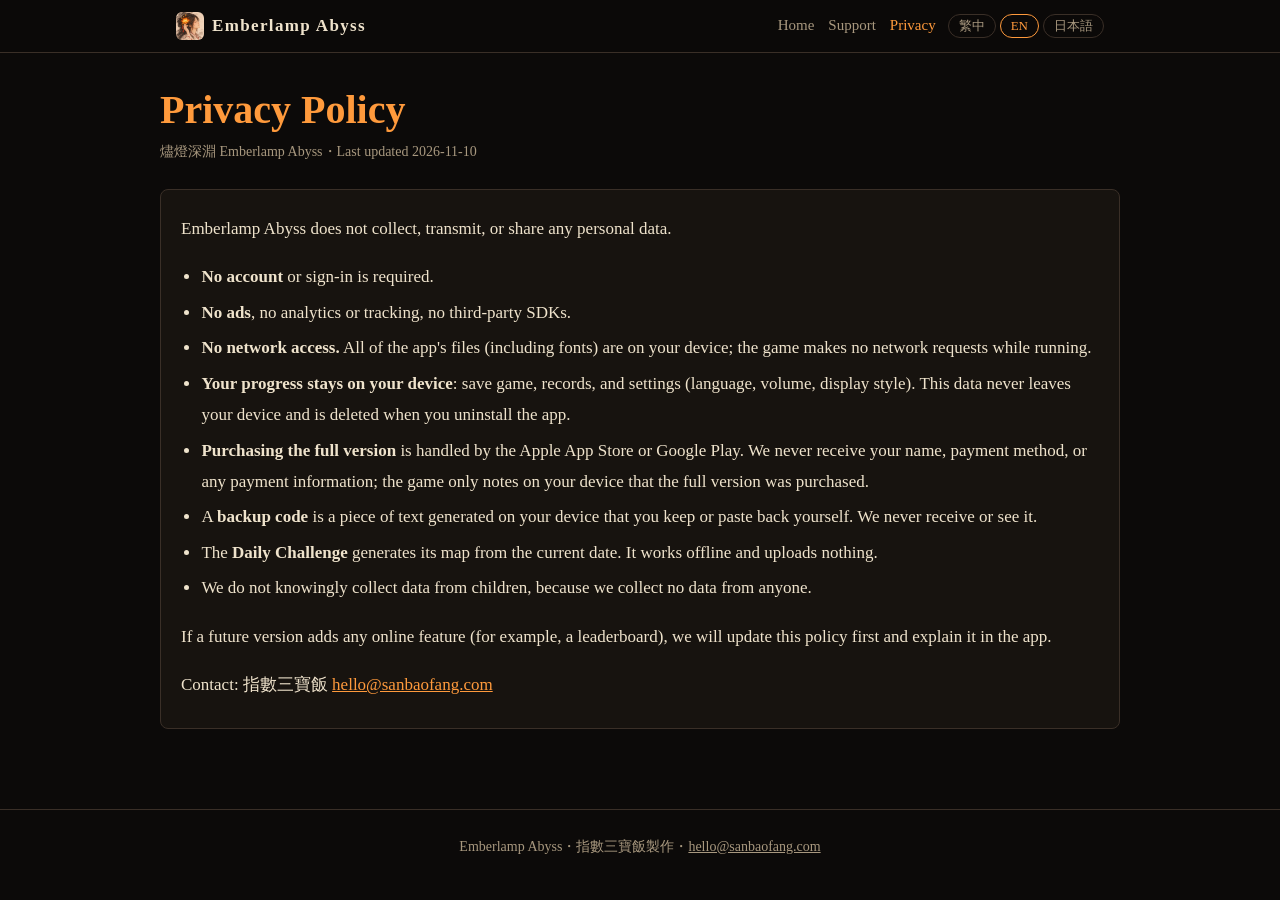
<file: privacy/index.html>
<!doctype html>
<html lang="zh-Hant" data-lang="zh-Hant">
<head>
<meta charset="utf-8">
<meta name="viewport" content="width=device-width,initial-scale=1,viewport-fit=cover">
<title>隱私權政策・燼燈深淵</title>
<meta name="title-zh-Hant" content="隱私權政策・燼燈深淵"><meta name="title-en" content="Privacy Policy · Emberlamp Abyss"><meta name="title-ja" content="プライバシーポリシー・燼燈深淵">
<meta name="description" content="提一盞燈，走下十層地窟。燈油燒乾，黑暗就會進食。Carry a lamp ten floors down. When the oil runs dry, the dark feeds.">
<meta property="og:title" content="燼燈深淵 Emberlamp Abyss">
<meta property="og:description" content="提一盞燈，走下十層地窟。燈油燒乾，黑暗就會進食。Carry a lamp ten floors down. When the oil runs dry, the dark feeds.">
<meta property="og:image" content="https://ember.sanbaofang.com/img/og.jpg">
<meta property="og:type" content="website">
<meta name="twitter:card" content="summary_large_image">
<meta name="theme-color" content="#0c0a09">
<link rel="icon" href="../img/favicon-32.png" sizes="32x32">
<link rel="apple-touch-icon" href="../img/apple-touch-icon.png">
<link rel="stylesheet" href="../style.css?v=3">
<script src="../lang.js?v=3"></script>
</head>
<body>
<header class="top"><div class="wrap">
<a class="brand" href="../"><img src="../img/icon-192.png" alt=""><span data-l="zh-Hant">燼燈深淵</span><span data-l="en">Emberlamp Abyss</span><span data-l="ja">燼燈深淵</span></a>
<nav><a href="../"><span data-l="zh-Hant">首頁</span><span data-l="en">Home</span><span data-l="ja">ホーム</span></a><a href="../support/"><span data-l="zh-Hant">技術支援</span><span data-l="en">Support</span><span data-l="ja">サポート</span></a><a href="../privacy/" aria-current="page"><span data-l="zh-Hant">隱私權政策</span><span data-l="en">Privacy</span><span data-l="ja">プライバシー</span></a></nav>
<div class="langs"><button type="button" data-set="zh-Hant">繁中</button><button type="button" data-set="en">EN</button><button type="button" data-set="ja">日本語</button></div>
</div></header>
<main class="wrap doc">
<h1><span data-l="zh-Hant">隱私權政策</span><span data-l="en">Privacy Policy</span><span data-l="ja">プライバシーポリシー</span></h1>
<p class="sub">燼燈深淵 Emberlamp Abyss・<span data-l="zh-Hant">最後更新</span><span data-l="en">Last updated</span><span data-l="ja">最終更新</span> 2026-11-10</p>
<div class="card" data-l="zh-Hant"><p>《燼燈深淵》不收集、不傳送、不分享任何個人資料。</p>
<ul>
<li><b>不需要帳號</b>，也不需要登入。</li>
<li><b>沒有廣告</b>，沒有分析或追蹤工具，沒有第三方 SDK。</li>
<li><b>不連網。</b>App 的所有檔案（含字型）都在裝置上，遊戲執行時不發出任何網路請求。</li>
<li><b>遊戲進度只存在你的裝置上</b>：存檔、紀錄、設定（語言、音量、畫面風格）。這些資料不會離開你的裝置，刪除 App 就會一併刪除。</li>
<li><b>購買完整版</b>由 Apple App Store 或 Google Play 處理。我們收不到你的姓名、付款方式或任何付款資料，只會在你的裝置上記下「已購買完整版」。</li>
<li><b>紀錄備份碼</b>是在你的裝置上產生的一段文字，由你自己保存或貼回。我們收不到、也看不到它。</li>
<li><b>每日挑戰</b>用當天的日期產生地圖，不需要連網，也不會上傳成績。</li>
<li>本遊戲不針對兒童收集任何資料，因為我們不收集任何人的資料。</li>
</ul>
<p>如果日後的版本加入任何會連網的功能（例如線上排行榜），我們會先更新這份政策，並在 App 內說明。</p>
<p>聯絡方式：指數三寶飯 <a href="mailto:hello@sanbaofang.com">hello@sanbaofang.com</a></p></div>
<div class="card" data-l="en"><p>Emberlamp Abyss does not collect, transmit, or share any personal data.</p>
<ul>
<li><b>No account</b> or sign-in is required.</li>
<li><b>No ads</b>, no analytics or tracking, no third-party SDKs.</li>
<li><b>No network access.</b> All of the app's files (including fonts) are on your device; the game makes no network requests while running.</li>
<li><b>Your progress stays on your device</b>: save game, records, and settings (language, volume, display style). This data never leaves your device and is deleted when you uninstall the app.</li>
<li><b>Purchasing the full version</b> is handled by the Apple App Store or Google Play. We never receive your name, payment method, or any payment information; the game only notes on your device that the full version was purchased.</li>
<li>A <b>backup code</b> is a piece of text generated on your device that you keep or paste back yourself. We never receive or see it.</li>
<li>The <b>Daily Challenge</b> generates its map from the current date. It works offline and uploads nothing.</li>
<li>We do not knowingly collect data from children, because we collect no data from anyone.</li>
</ul>
<p>If a future version adds any online feature (for example, a leaderboard), we will update this policy first and explain it in the app.</p>
<p>Contact: 指數三寶飯 <a href="mailto:hello@sanbaofang.com">hello@sanbaofang.com</a></p></div>
<div class="card" data-l="ja"><p>『燼燈深淵』は、個人情報を一切収集・送信・共有しません。</p>
<ul>
<li><b>アカウント不要</b>、ログインも不要です。</li>
<li><b>広告なし</b>。解析・トラッキングツールや第三者の SDK も使っていません。</li>
<li><b>通信しません。</b>アプリのファイル（フォントを含む）はすべて端末内にあり、ゲーム中にネットワーク通信は行いません。</li>
<li><b>進行状況は端末内にのみ保存されます</b>：セーブデータ、記録、設定（言語、音量、表示スタイル）。これらが端末の外に出ることはなく、アプリを削除すると一緒に削除されます。</li>
<li><b>完全版の購入</b>は Apple App Store または Google Play が処理します。お名前、支払い方法、支払い情報を私たちが受け取ることはありません。ゲームは「完全版を購入済み」であることを端末内に記録するだけです。</li>
<li><b>記録のバックアップコード</b>は端末内で作られるテキストで、ご自身で保存・貼り付けて使います。私たちが受け取ったり見たりすることはありません。</li>
<li><b>日替わり挑戦</b>はその日の日付からマップを作るため、通信不要で、成績もアップロードしません。</li>
<li>私たちは誰の情報も収集しないため、子どもの情報も収集しません。</li>
</ul>
<p>将来のバージョンで通信する機能（オンラインランキングなど）を加える場合は、先にこのポリシーを更新し、アプリ内で説明します。</p>
<p>お問い合わせ：指數三寶飯 <a href="mailto:hello@sanbaofang.com">hello@sanbaofang.com</a></p></div>
</main>
<footer><div class="wrap"><span data-l="zh-Hant">燼燈深淵</span><span data-l="en">Emberlamp Abyss</span><span data-l="ja">燼燈深淵</span>・指數三寶飯製作・<a href="mailto:hello@sanbaofang.com">hello@sanbaofang.com</a></div></footer>
</body>
</html>
</file>
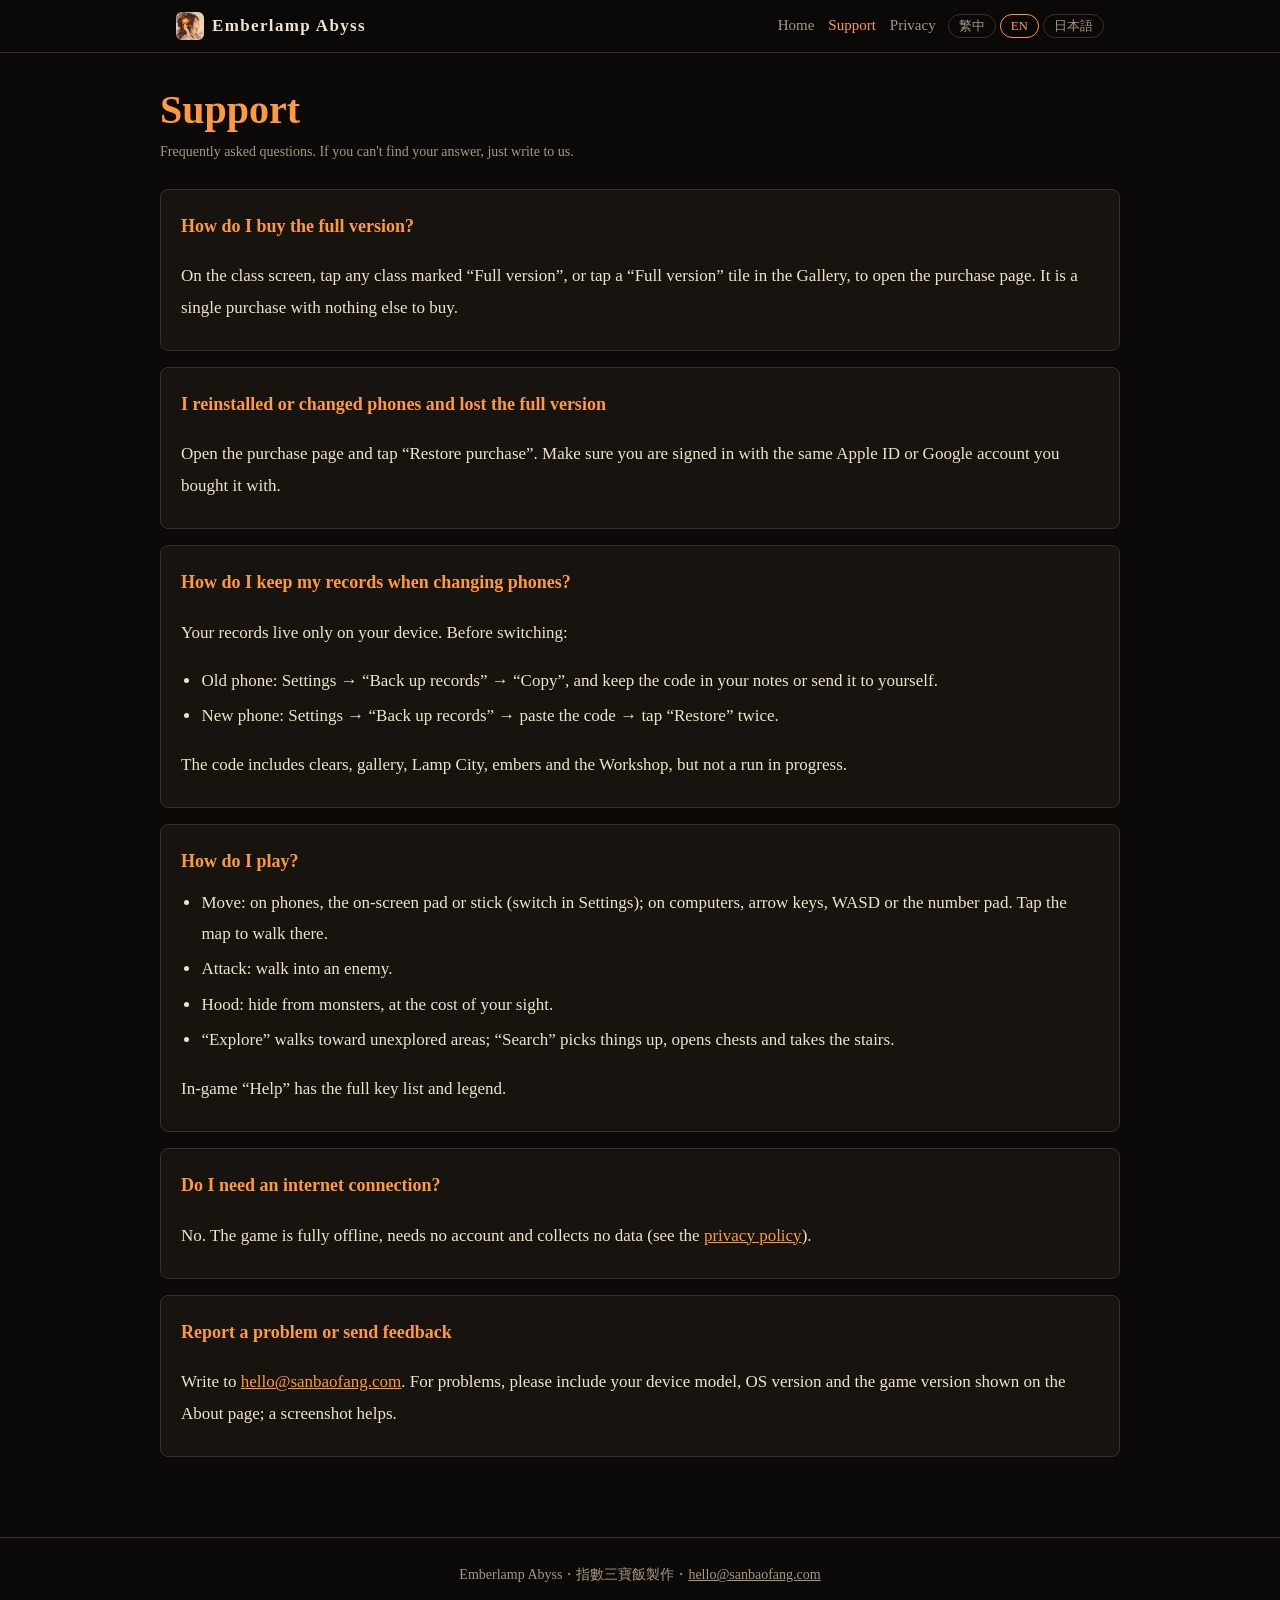
<file: support/index.html>
<!doctype html>
<html lang="zh-Hant" data-lang="zh-Hant">
<head>
<meta charset="utf-8">
<meta name="viewport" content="width=device-width,initial-scale=1,viewport-fit=cover">
<title>技術支援・燼燈深淵</title>
<meta name="title-zh-Hant" content="技術支援・燼燈深淵"><meta name="title-en" content="Support · Emberlamp Abyss"><meta name="title-ja" content="サポート・燼燈深淵">
<meta name="description" content="提一盞燈，走下十層地窟。燈油燒乾，黑暗就會進食。Carry a lamp ten floors down. When the oil runs dry, the dark feeds.">
<meta property="og:title" content="燼燈深淵 Emberlamp Abyss">
<meta property="og:description" content="提一盞燈，走下十層地窟。燈油燒乾，黑暗就會進食。Carry a lamp ten floors down. When the oil runs dry, the dark feeds.">
<meta property="og:image" content="https://ember.sanbaofang.com/img/og.jpg">
<meta property="og:type" content="website">
<meta name="twitter:card" content="summary_large_image">
<meta name="theme-color" content="#0c0a09">
<link rel="icon" href="../img/favicon-32.png" sizes="32x32">
<link rel="apple-touch-icon" href="../img/apple-touch-icon.png">
<link rel="stylesheet" href="../style.css?v=3">
<script src="../lang.js?v=3"></script>
</head>
<body>
<header class="top"><div class="wrap">
<a class="brand" href="../"><img src="../img/icon-192.png" alt=""><span data-l="zh-Hant">燼燈深淵</span><span data-l="en">Emberlamp Abyss</span><span data-l="ja">燼燈深淵</span></a>
<nav><a href="../"><span data-l="zh-Hant">首頁</span><span data-l="en">Home</span><span data-l="ja">ホーム</span></a><a href="../support/" aria-current="page"><span data-l="zh-Hant">技術支援</span><span data-l="en">Support</span><span data-l="ja">サポート</span></a><a href="../privacy/"><span data-l="zh-Hant">隱私權政策</span><span data-l="en">Privacy</span><span data-l="ja">プライバシー</span></a></nav>
<div class="langs"><button type="button" data-set="zh-Hant">繁中</button><button type="button" data-set="en">EN</button><button type="button" data-set="ja">日本語</button></div>
</div></header>
<main class="wrap doc">
<h1><span data-l="zh-Hant">技術支援</span><span data-l="en">Support</span><span data-l="ja">サポート</span></h1>
<p class="sub" data-l="zh-Hant">常見問題。找不到答案的話，歡迎來信。</p class="sub"><p class="sub" data-l="en">Frequently asked questions. If you can't find your answer, just write to us.</p class="sub"><p class="sub" data-l="ja">よくある質問。答えが見つからなければ、メールでどうぞ。</p class="sub">
<div class="card"><div data-l="zh-Hant"><h3>怎麼購買完整版？</h3><p>在選職業畫面點任一個標著「完整版」的職業，或在畫廊點「完整版」的格子，就會打開購買頁。完整版一次買斷，沒有其他付費。</p></div><div data-l="en"><h3>How do I buy the full version?</h3><p>On the class screen, tap any class marked “Full version”, or tap a “Full version” tile in the Gallery, to open the purchase page. It is a single purchase with nothing else to buy.</p></div><div data-l="ja"><h3>完全版はどうやって買える？</h3><p>職業選択画面で「完全版」と表示された職業、またはギャラリーの「完全版」の枠をタップすると購入画面が開く。買い切りで、ほかの課金はない。</p></div></div><div class="card"><div data-l="zh-Hant"><h3>換手機或重新安裝後，完整版不見了</h3><p>打開購買頁，按下方的「恢復購買」。請用當初購買時的 Apple ID 或 Google 帳號登入。</p></div><div data-l="en"><h3>I reinstalled or changed phones and lost the full version</h3><p>Open the purchase page and tap “Restore purchase”. Make sure you are signed in with the same Apple ID or Google account you bought it with.</p></div><div data-l="ja"><h3>機種変更・再インストールで完全版が消えた</h3><p>購入画面を開き、下の「購入を復元」を押す。購入したときと同じ Apple ID または Google アカウントでサインインしておくこと。</p></div></div><div class="card"><div data-l="zh-Hant"><h3>換手機時，怎麼保留遊戲紀錄？</h3><p>紀錄只存在你的裝置上。換手機前：</p><ul><li>舊手機：設定 →「紀錄備份」→「複製」，把備份碼存在備忘錄或傳給自己。</li><li>新手機：設定 →「紀錄備份」→ 貼上備份碼 → 按兩次「還原」。</li></ul><p>備份碼包含通關紀錄、畫廊、燈城、餘燼與工坊，不含正在進行的那一局。</p></div><div data-l="en"><h3>How do I keep my records when changing phones?</h3><p>Your records live only on your device. Before switching:</p><ul><li>Old phone: Settings → “Back up records” → “Copy”, and keep the code in your notes or send it to yourself.</li><li>New phone: Settings → “Back up records” → paste the code → tap “Restore” twice.</li></ul><p>The code includes clears, gallery, Lamp City, embers and the Workshop, but not a run in progress.</p></div><div data-l="ja"><h3>機種変更のとき、記録を引き継ぐには？</h3><p>記録は端末の中にだけ保存されている。機種変更の前に：</p><ul><li>古い端末：設定 →「記録のバックアップ」→「コピー」。コードをメモに保存するか、自分に送っておく。</li><li>新しい端末：設定 →「記録のバックアップ」→ コードを貼り付け →「復元」を二回押す。</li></ul><p>踏破、ギャラリー、灯城、残り火、工房が含まれる。進行中の冒険は含まれない。</p></div></div><div class="card"><div data-l="zh-Hant"><h3>怎麼操作？</h3><ul><li>移動：手機用畫面上的方向鍵或搖桿（可在設定切換），電腦用方向鍵、WASD 或數字鍵。點地圖可以自動走過去。</li><li>攻擊：直接走向敵人。</li><li>遮燈：躲過怪物的眼睛，但視野會變小。</li><li>「探索」自動走向還沒去過的地方；「搜索」撿東西、開寶箱、下樓。</li></ul><p>遊戲裡的「說明」有完整的按鍵表與圖例。</p></div><div data-l="en"><h3>How do I play?</h3><ul><li>Move: on phones, the on-screen pad or stick (switch in Settings); on computers, arrow keys, WASD or the number pad. Tap the map to walk there.</li><li>Attack: walk into an enemy.</li><li>Hood: hide from monsters, at the cost of your sight.</li><li>“Explore” walks toward unexplored areas; “Search” picks things up, opens chests and takes the stairs.</li></ul><p>In-game “Help” has the full key list and legend.</p></div><div data-l="ja"><h3>操作方法は？</h3><ul><li>移動：スマホは画面の方向キーかスティック（設定で切り替え）、パソコンは矢印キー、WASD、テンキー。マップをタップするとそこまで歩く。</li><li>攻撃：敵に向かって歩く。</li><li>遮灯：怪物の目を逃れるが、視界が狭くなる。</li><li>「探索」は未踏の場所へ自動で進み、「捜索」で拾う・宝箱を開ける・階段を下りる。</li></ul><p>ゲーム内の「説明」にキー一覧と凡例がある。</p></div></div><div class="card"><div data-l="zh-Hant"><h3>需要連網嗎？</h3><p>不需要。遊戲完全離線，不需要帳號，也不收集任何資料（見<a href="../privacy/">隱私權政策</a>）。</p></div><div data-l="en"><h3>Do I need an internet connection?</h3><p>No. The game is fully offline, needs no account and collects no data (see the <a href="../privacy/">privacy policy</a>).</p></div><div data-l="ja"><h3>通信は必要？</h3><p>不要。完全にオフラインで、アカウントも不要、データも収集しない（<a href="../privacy/">プライバシーポリシー</a>を参照）。</p></div></div><div class="card"><div data-l="zh-Hant"><h3>回報問題或給建議</h3><p>歡迎寫信到 <a href="mailto:hello@sanbaofang.com">hello@sanbaofang.com</a>。回報問題時，請附上手機型號、系統版本，以及遊戲「關於」頁上的版本號；有截圖更好。</p></div><div data-l="en"><h3>Report a problem or send feedback</h3><p>Write to <a href="mailto:hello@sanbaofang.com">hello@sanbaofang.com</a>. For problems, please include your device model, OS version and the game version shown on the About page; a screenshot helps.</p></div><div data-l="ja"><h3>不具合の報告・ご意見</h3><p><a href="mailto:hello@sanbaofang.com">hello@sanbaofang.com</a> までどうぞ。不具合の場合は、端末の機種、OS のバージョン、ゲームの「このゲームについて」画面のバージョンを添えてほしい。スクリーンショットがあると助かる。</p></div></div>
</main>
<footer><div class="wrap"><span data-l="zh-Hant">燼燈深淵</span><span data-l="en">Emberlamp Abyss</span><span data-l="ja">燼燈深淵</span>・指數三寶飯製作・<a href="mailto:hello@sanbaofang.com">hello@sanbaofang.com</a></div></footer>
</body>
</html>
</file>
<file: style.css>
/* 燼燈深淵網站：固定深色（和遊戲一樣）、餘燼橘；只用系統字型，不載入任何外部資源 */
:root{
  --bg:#0c0a09;--panel:#17130f;--ash:#3a2f27;--bone:#efe3cc;--dim:#a8987f;--ember:#ff9a3c;--glow:rgba(255,120,40,.45);
  --serif:"Noto Serif TC","Noto Serif CJK TC","Songti TC","PMingLiU","Noto Serif JP","Hiragino Mincho ProN","Yu Mincho",Georgia,"Times New Roman",serif;
  color-scheme:dark;
}
*{box-sizing:border-box}
html{background:var(--bg)}
body{margin:0;background:var(--bg);color:var(--bone);font:17px/1.85 var(--serif);-webkit-text-size-adjust:100%}
a{color:var(--ember)}
img{max-width:100%;display:block}
.wrap{max-width:960px;margin:0 auto;padding:0 16px}
/* 語言：每段文字有 data-l，只顯示目前語言 */
[data-l]{display:none}
html[data-lang="zh-Hant"] [data-l="zh-Hant"],html[data-lang="en"] [data-l="en"],html[data-lang="ja"] [data-l="ja"]{display:revert}
/* 上方列 */
.top{position:sticky;top:0;z-index:5;background:color-mix(in srgb,var(--bg) 88%,transparent);backdrop-filter:blur(6px);border-bottom:1px solid var(--ash)}
.top .wrap{display:flex;align-items:center;gap:12px;min-height:52px;flex-wrap:wrap}
.brand{display:flex;align-items:center;gap:8px;color:var(--bone);text-decoration:none;font-weight:700;letter-spacing:.08em}
.brand img{width:28px;height:28px;border-radius:6px}
.top nav{display:flex;gap:14px;margin-left:auto;font-size:15px}
.top nav a{color:var(--dim);text-decoration:none}.top nav a:hover,.top nav a[aria-current="page"]{color:var(--ember)}
.langs{display:flex;gap:4px}
.langs button{appearance:none;border:1px solid var(--ash);background:transparent;color:var(--dim);border-radius:999px;padding:1px 10px;font:13px/1.6 var(--serif);cursor:pointer}
.langs button[aria-pressed="true"]{border-color:var(--ember);color:var(--ember)}
/* 首頁大圖 */
.hero{position:relative;min-height:min(78vh,720px);display:flex;align-items:flex-start;justify-content:center;text-align:center;overflow:hidden;background:#000}
.hero img{position:absolute;inset:0;width:100%;height:100%;object-fit:cover;object-position:30% 60%}
.hero::after{content:"";position:absolute;inset:0;background:linear-gradient(to bottom,rgba(0,0,0,.25),rgba(0,0,0,0) 40%,rgba(12,10,9,.9) 96%)}
.hero .in{position:relative;z-index:1;padding:9vh 16px 0}
.hero h1{margin:0;font-size:clamp(48px,11vw,104px);line-height:1.05;color:#ff9a3c;text-shadow:0 0 30px rgba(255,120,40,.55);letter-spacing:.04em}
.hero .en{margin:6px 0 18px;letter-spacing:.45em;font-size:clamp(12px,2.4vw,18px);color:#efe3cc}
.hero p{margin:0 auto;max-width:30em;color:#efe3cc;text-shadow:0 1px 6px #000}
.soon{display:inline-flex;gap:8px;flex-wrap:wrap;justify-content:center;margin-top:22px}
.soon span{border:1px solid rgba(255,154,60,.6);color:#ffb867;border-radius:999px;padding:3px 14px;font-size:14px;background:rgba(0,0,0,.45)}
/* 區塊 */
section{padding:48px 0 8px}
h2{font-size:clamp(24px,4.5vw,32px);line-height:1.3;color:var(--ember);margin:0 0 12px}
.lead{color:var(--dim);margin:0 0 20px}
.feats{display:grid;grid-template-columns:repeat(auto-fit,minmax(240px,1fr));gap:14px;margin:0;padding:0;list-style:none}
.feats li{background:var(--panel);border:1px solid var(--ash);border-radius:8px;padding:14px 16px}
.feats b{display:block;color:var(--ember);margin-bottom:2px}
.shots{display:grid;grid-template-columns:repeat(4,minmax(0,1fr));gap:12px}
.shots img{width:100%;height:auto;border-radius:10px;border:1px solid var(--ash);box-shadow:0 8px 30px rgba(0,0,0,.35)}
/* 手機：一列左右滑，不要拉成很長一段 */
@media (max-width:640px){.shots{display:flex;overflow-x:auto;scroll-snap-type:x mandatory;gap:10px;margin:0 -16px;padding:0 16px 8px;scrollbar-width:none}.shots::-webkit-scrollbar{display:none}
 .shots img{flex:0 0 46%;width:46%;scroll-snap-align:center}}
.swipe{display:none;color:var(--dim);font-size:14px;margin:6px 0 0;text-align:center}@media (max-width:640px){.swipe{display:block}}
.wide{border-radius:10px;border:1px solid var(--ash);box-shadow:0 0 40px var(--glow)}
figure{margin:0}figcaption{color:var(--dim);font-size:14px;margin-top:8px;text-align:center}
/* 文件頁（支援、隱私） */
.doc{padding:32px 0 8px}
.doc h1{font-size:clamp(28px,6vw,40px);line-height:1.25;color:var(--ember);margin:0 0 4px}
.doc .sub{color:var(--dim);font-size:14px;margin:0 0 24px}
.card{background:var(--panel);border:1px solid var(--ash);border-radius:8px;padding:6px 20px 10px;margin:0 0 16px}
.card h3{font-size:18px;color:var(--ember);margin:14px 0 6px}
.card ul{padding-left:1.2em;margin:8px 0}.card li{margin:4px 0}
footer{border-top:1px solid var(--ash);margin-top:56px;padding:24px 0 40px;color:var(--dim);font-size:14px;text-align:center}
footer a{color:var(--dim)}
</file>
